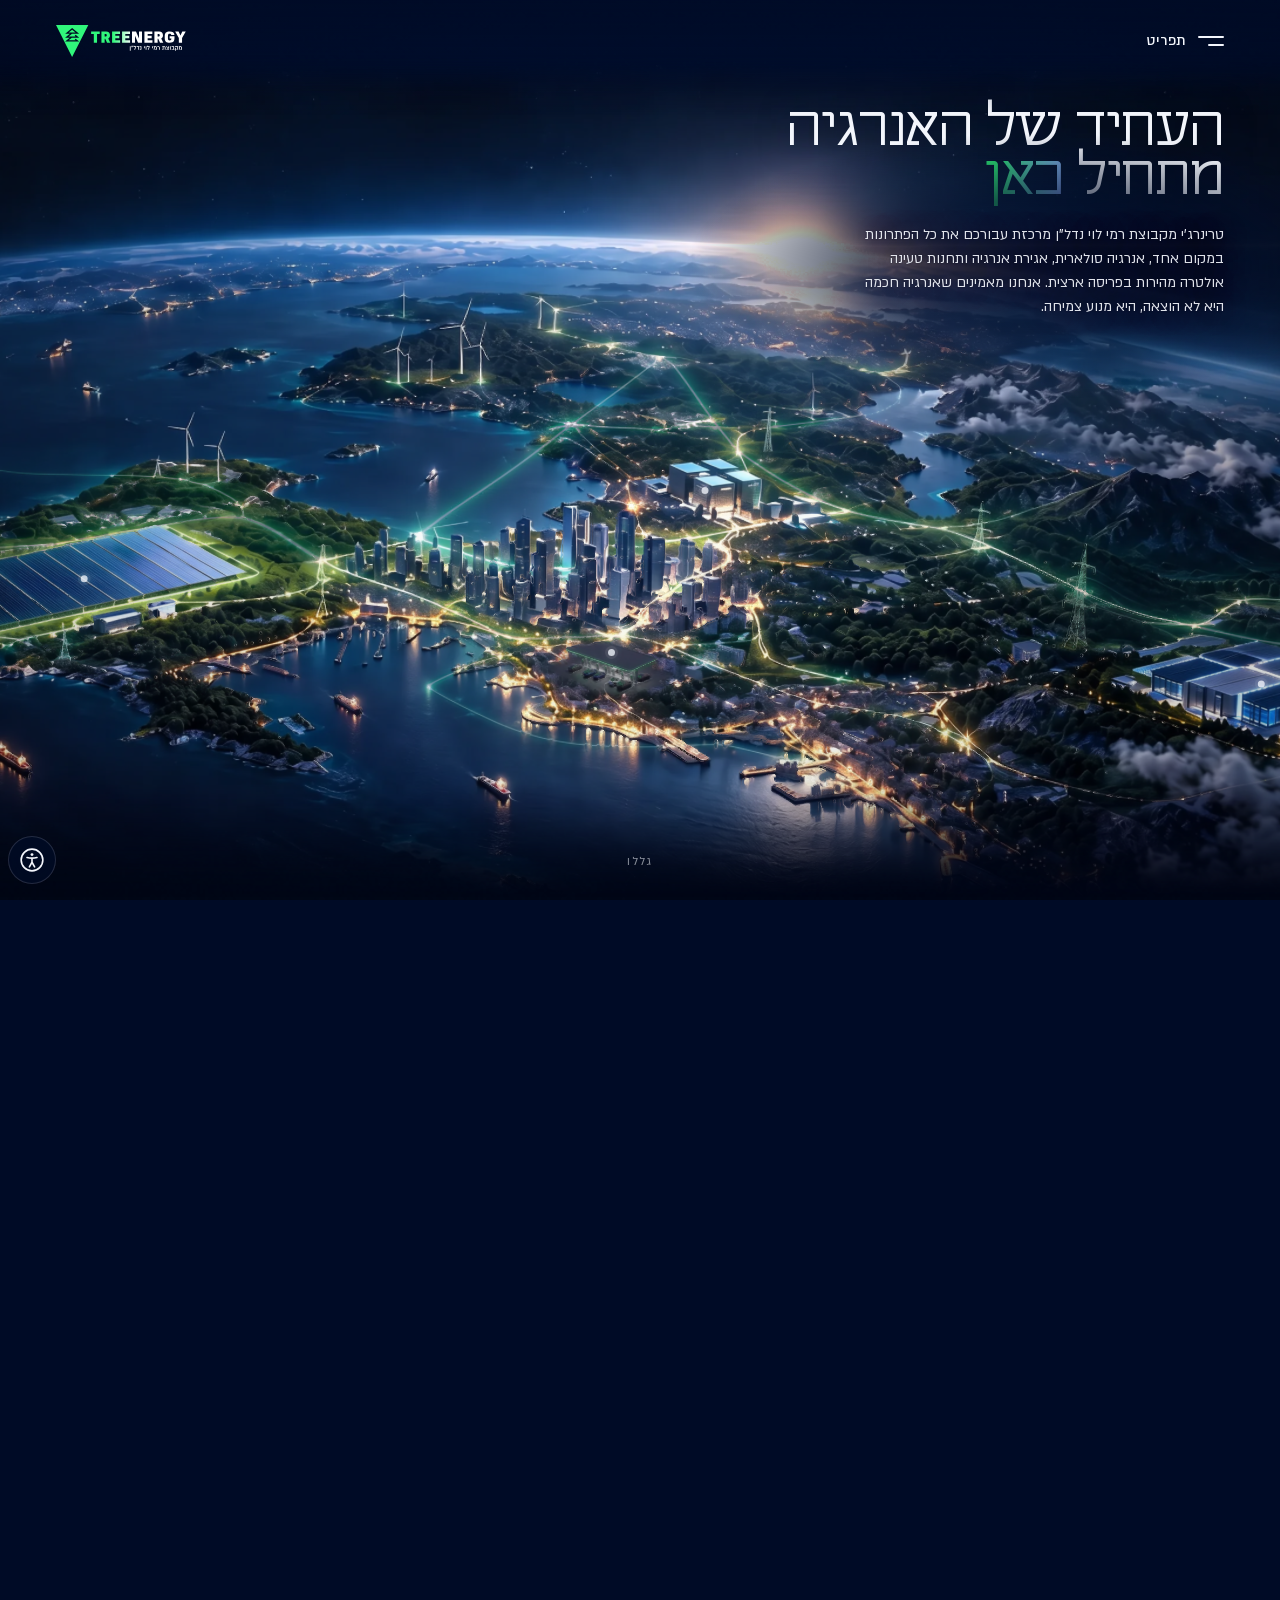
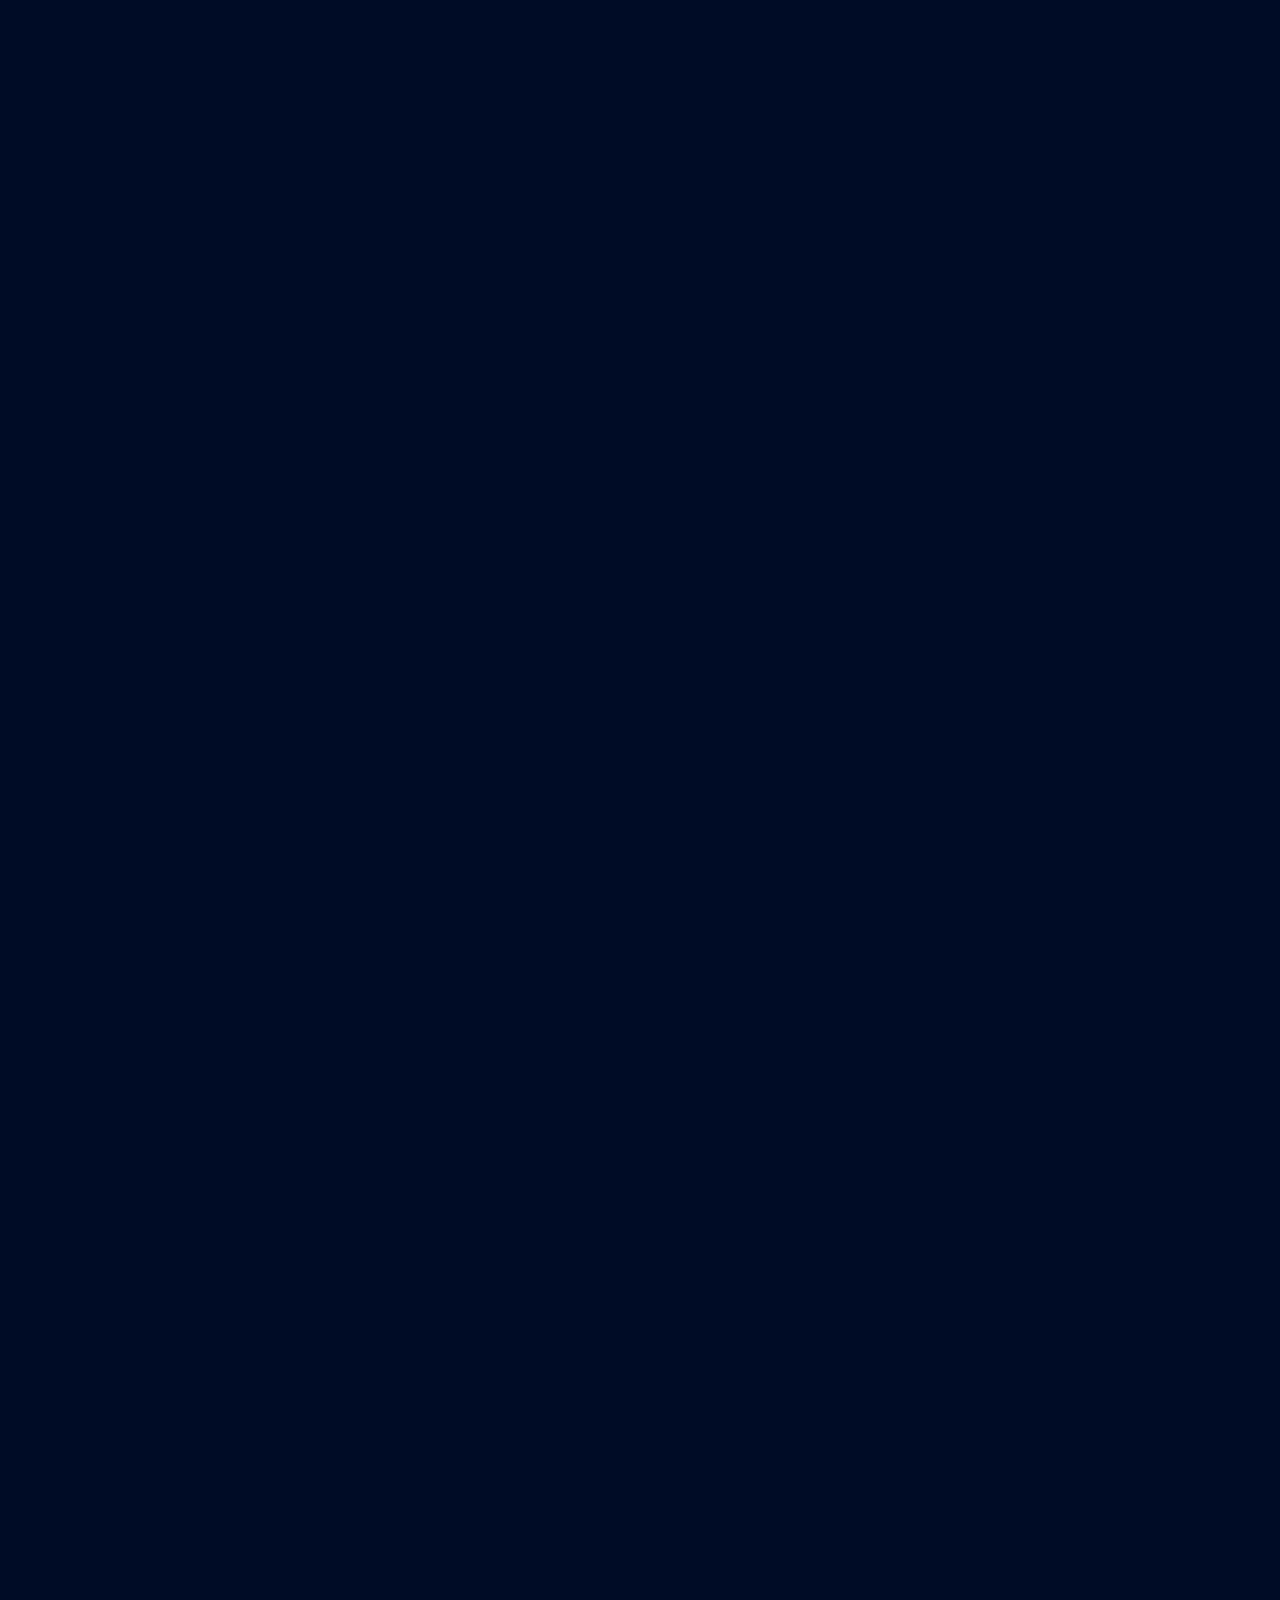
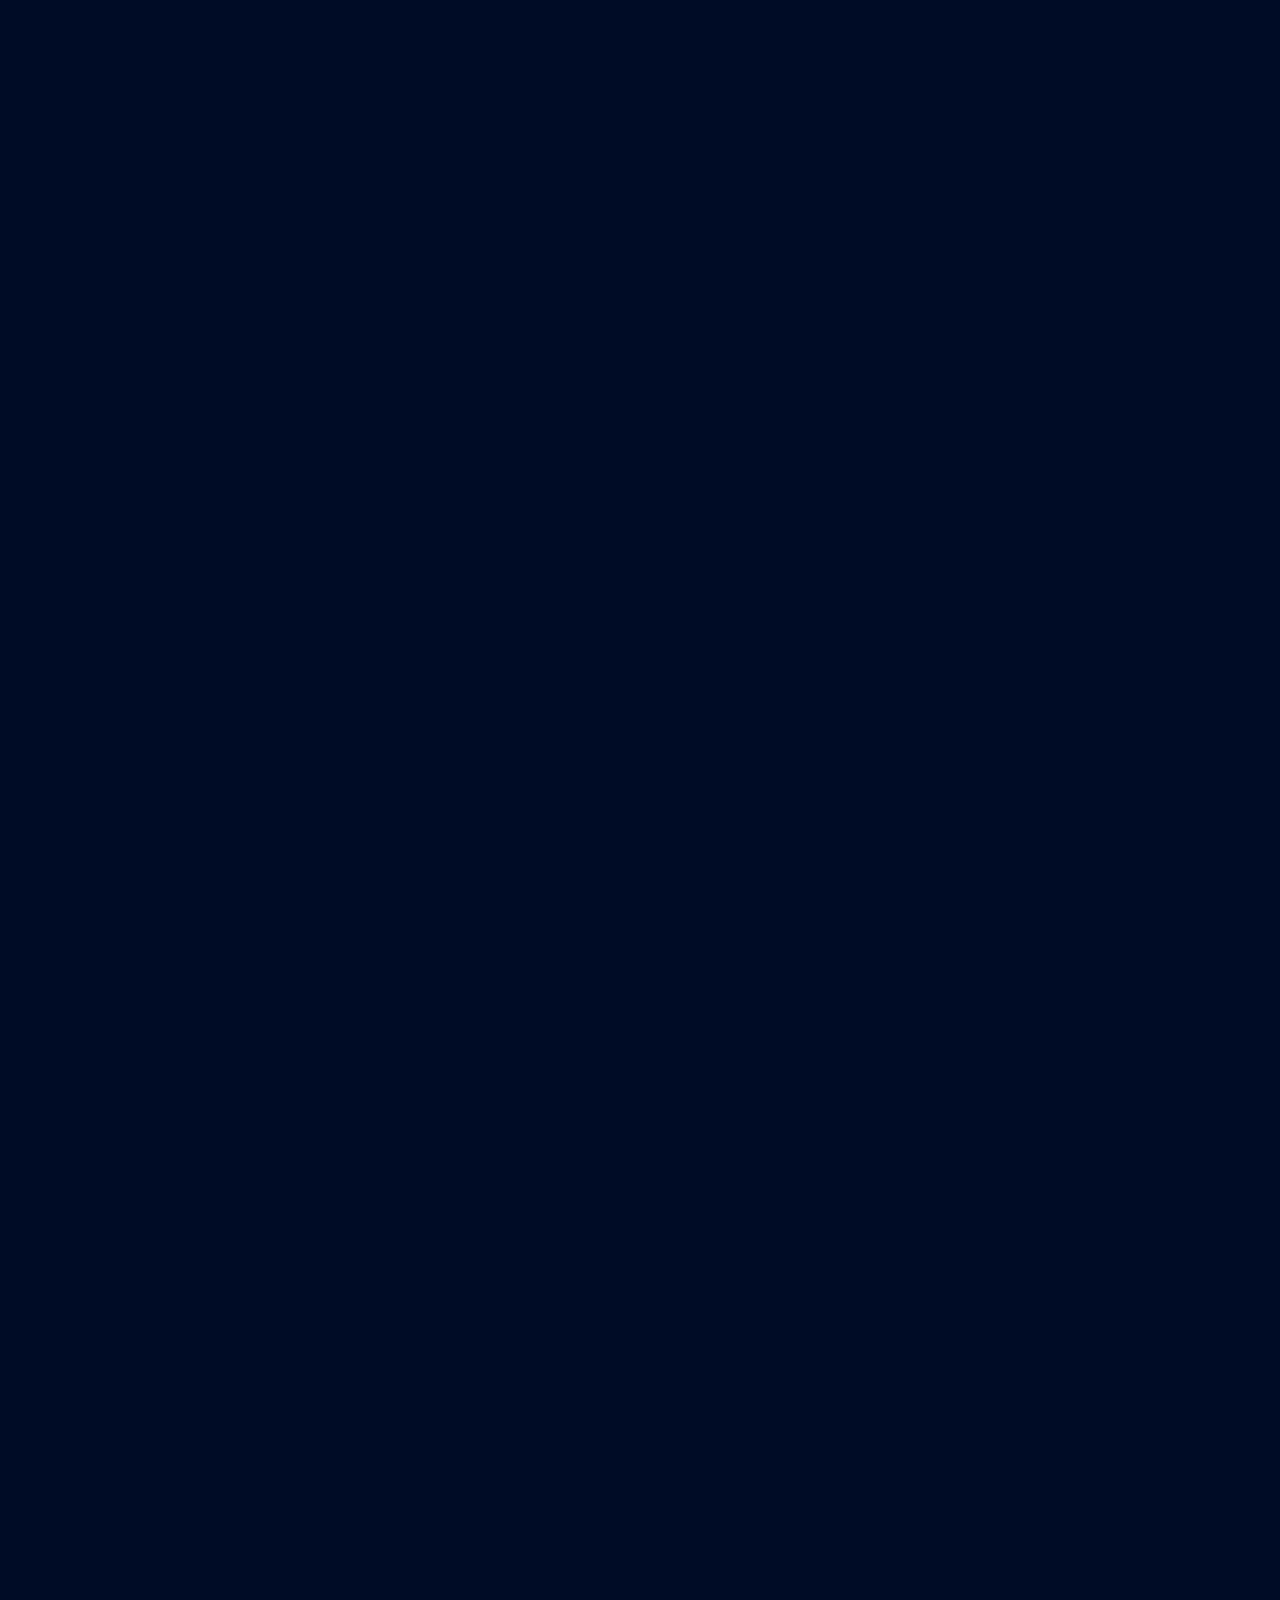
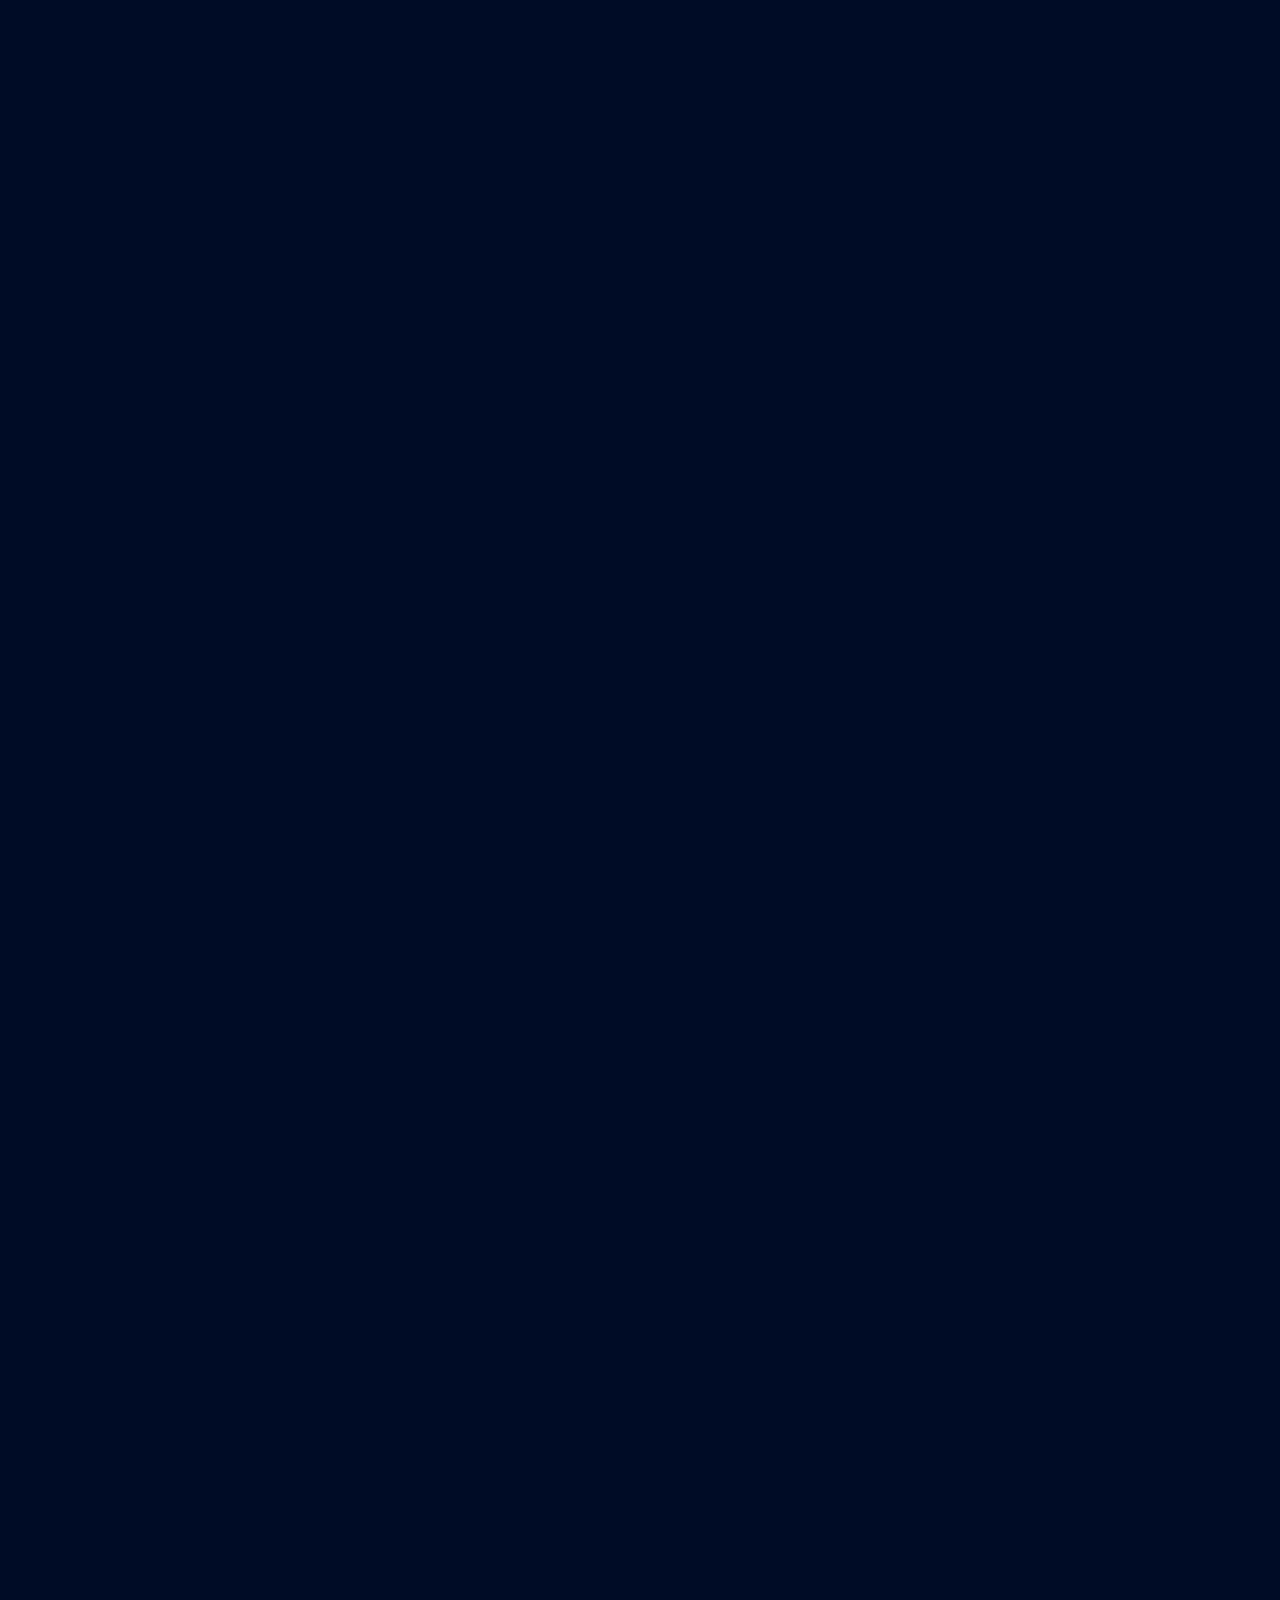
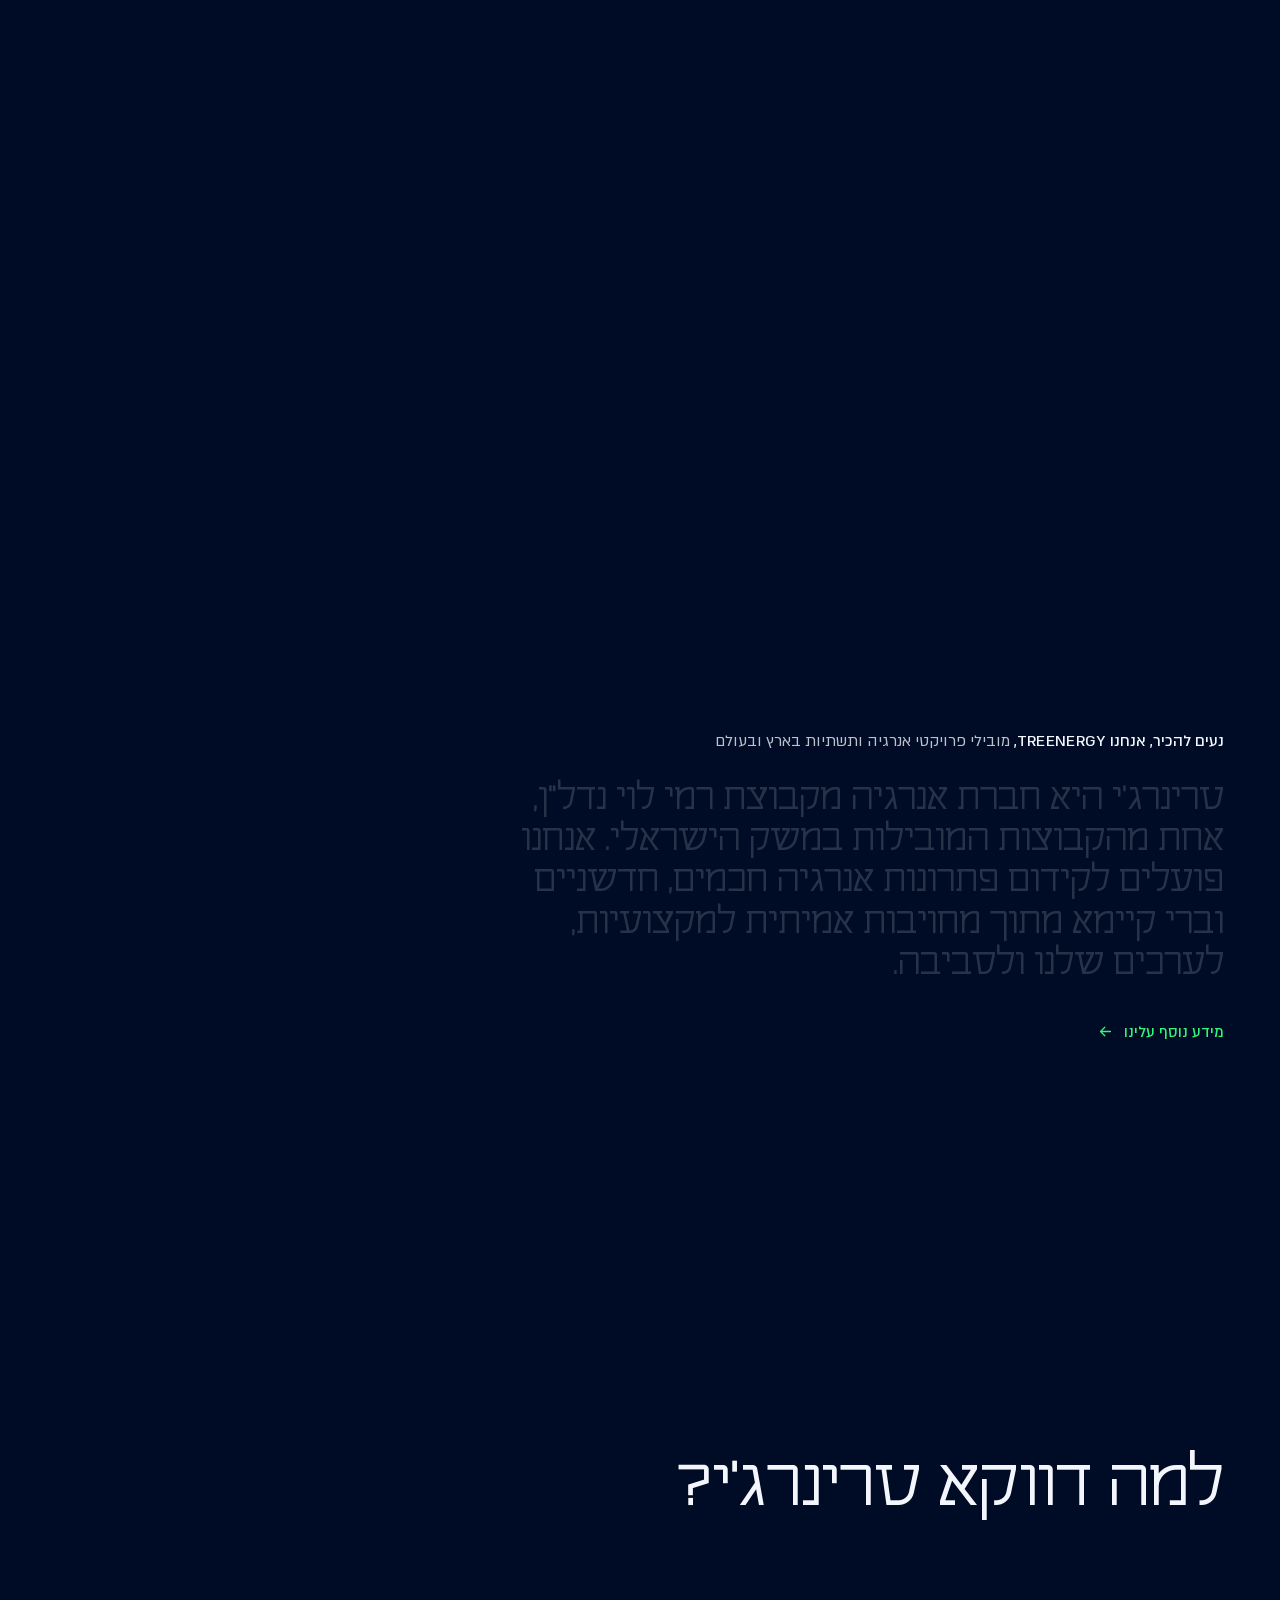
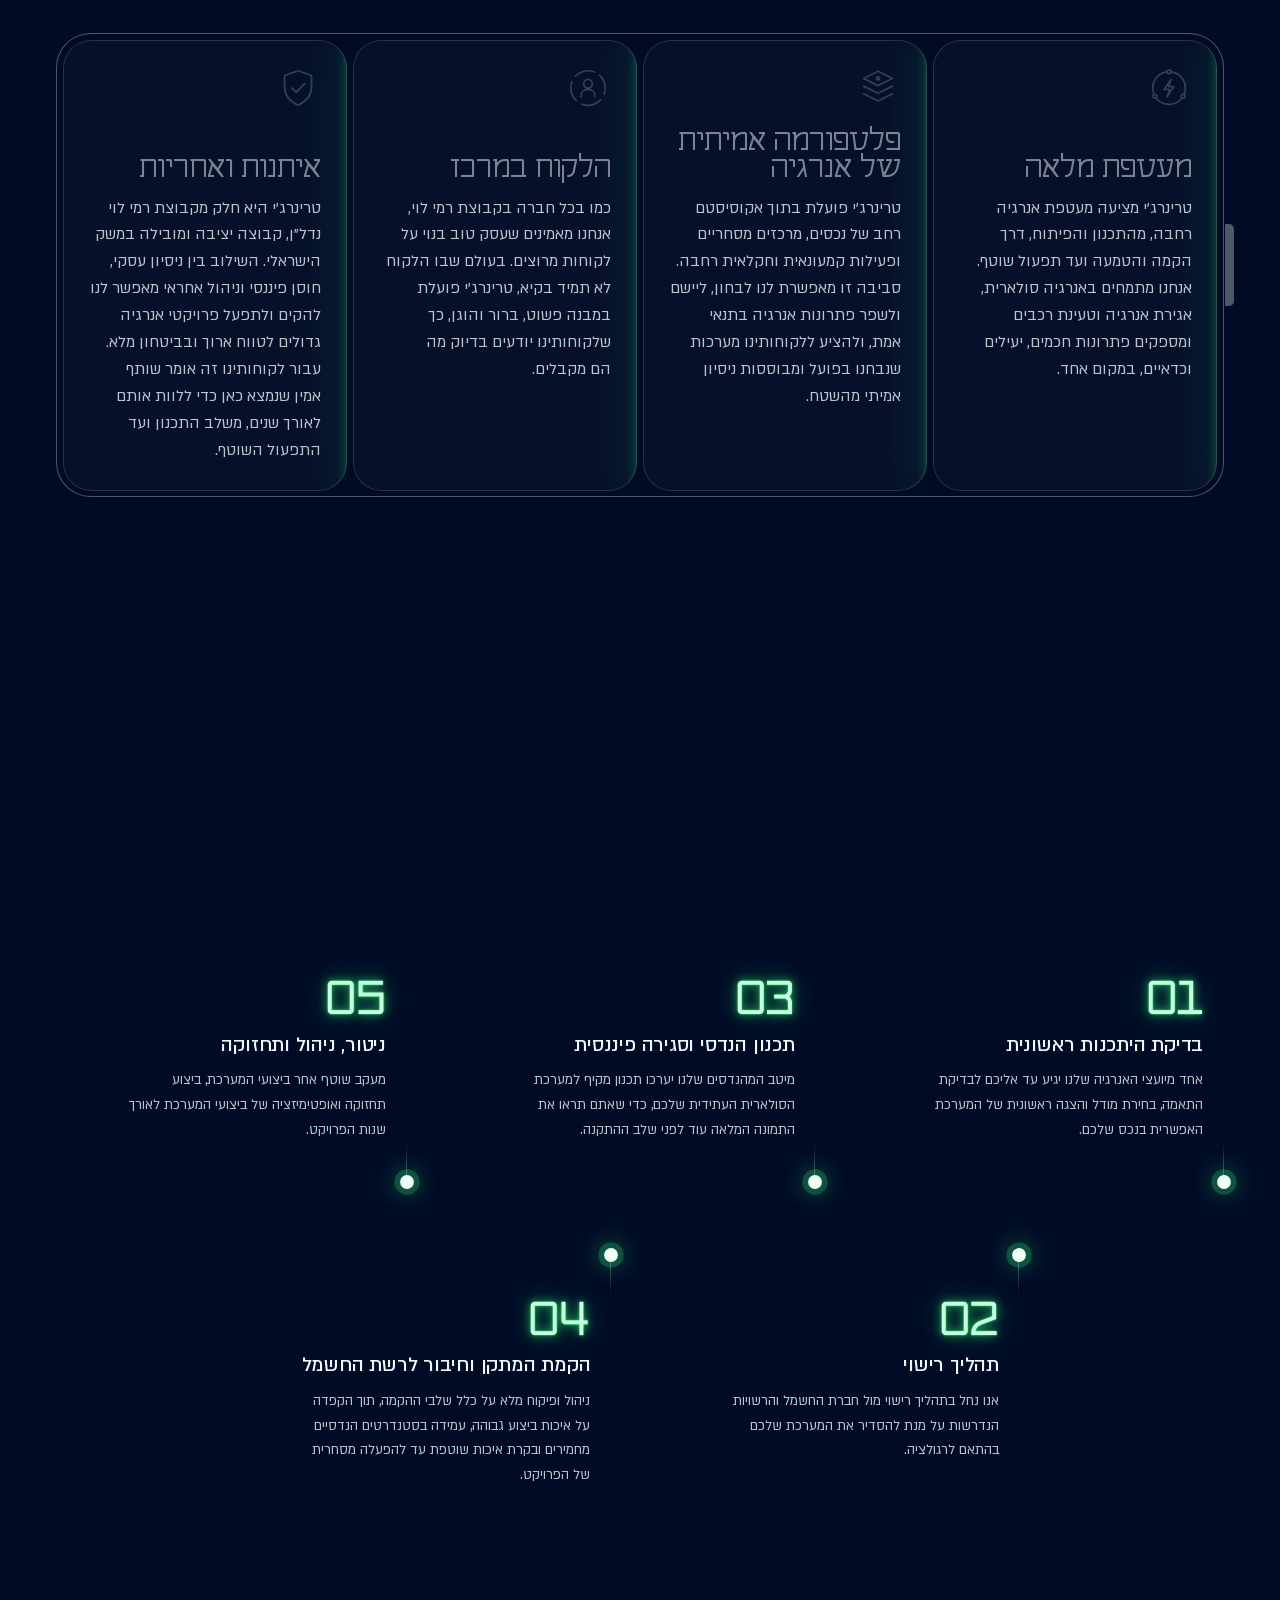
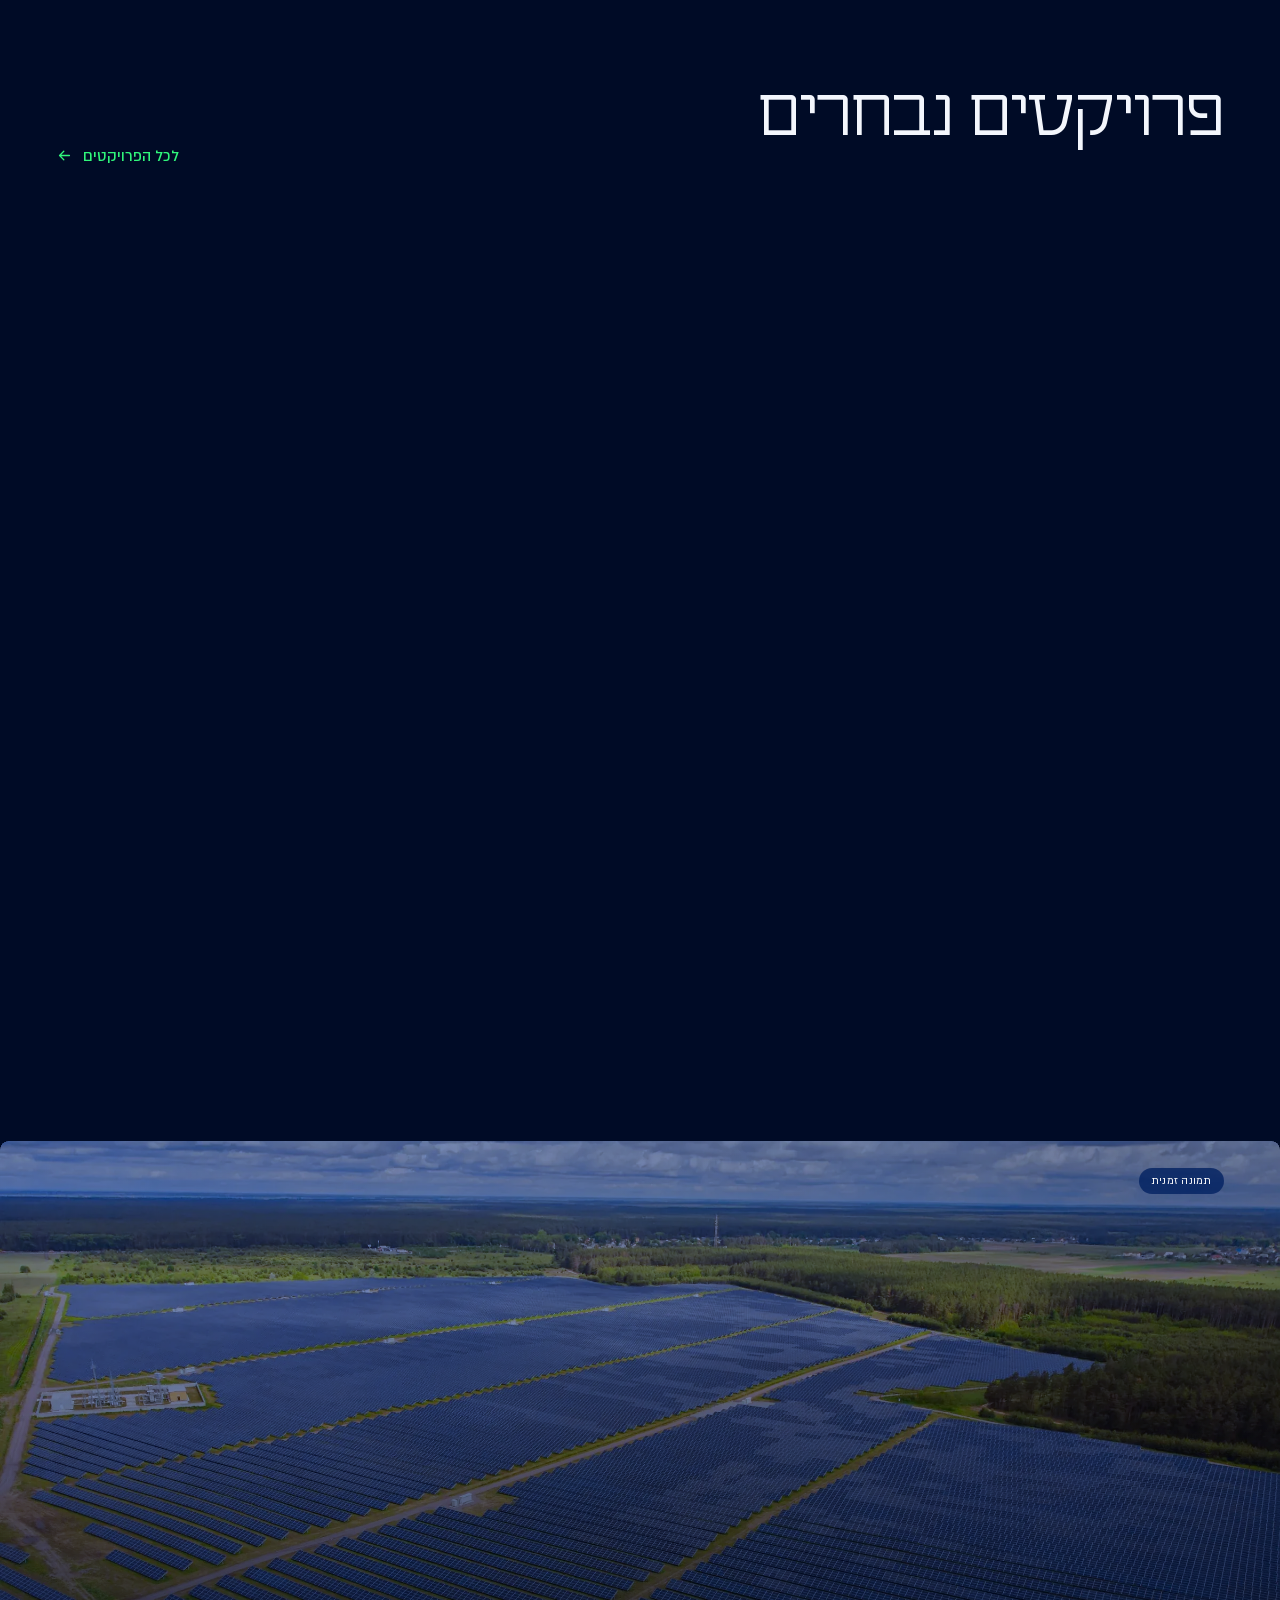
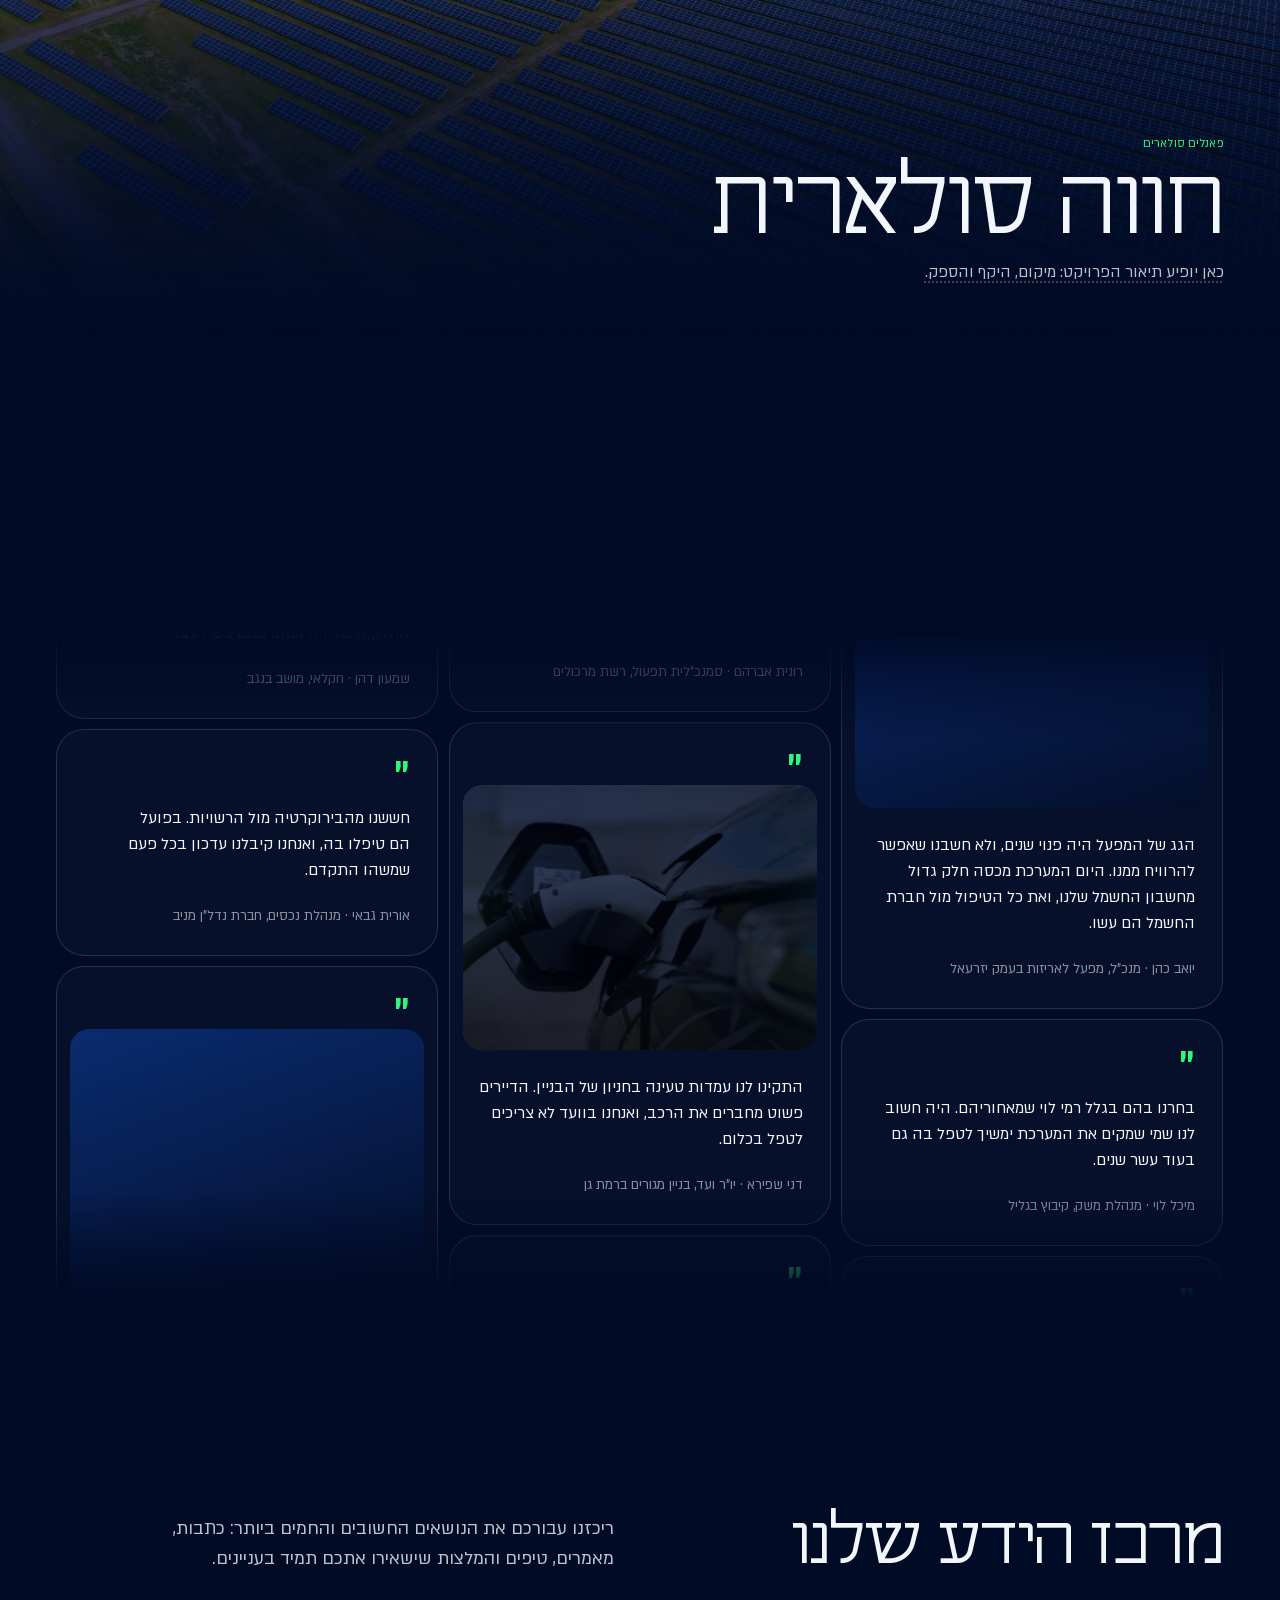
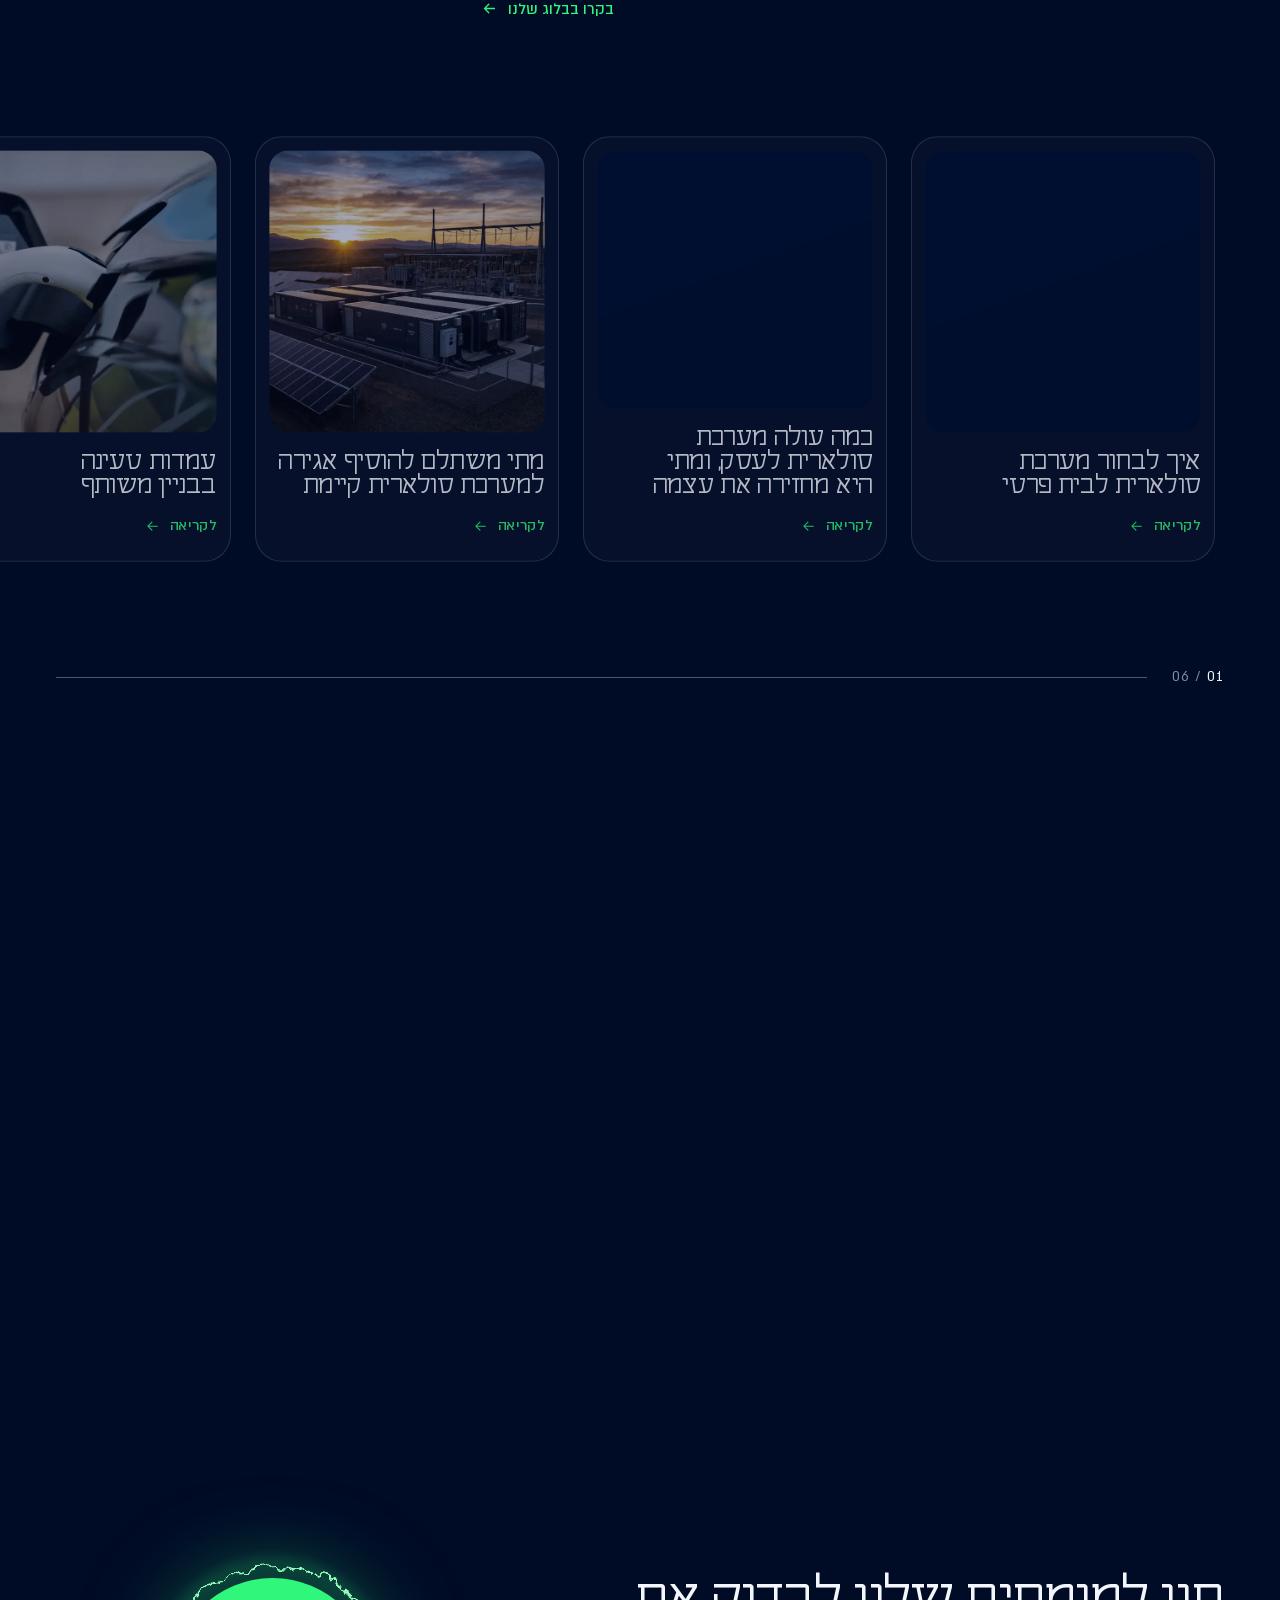
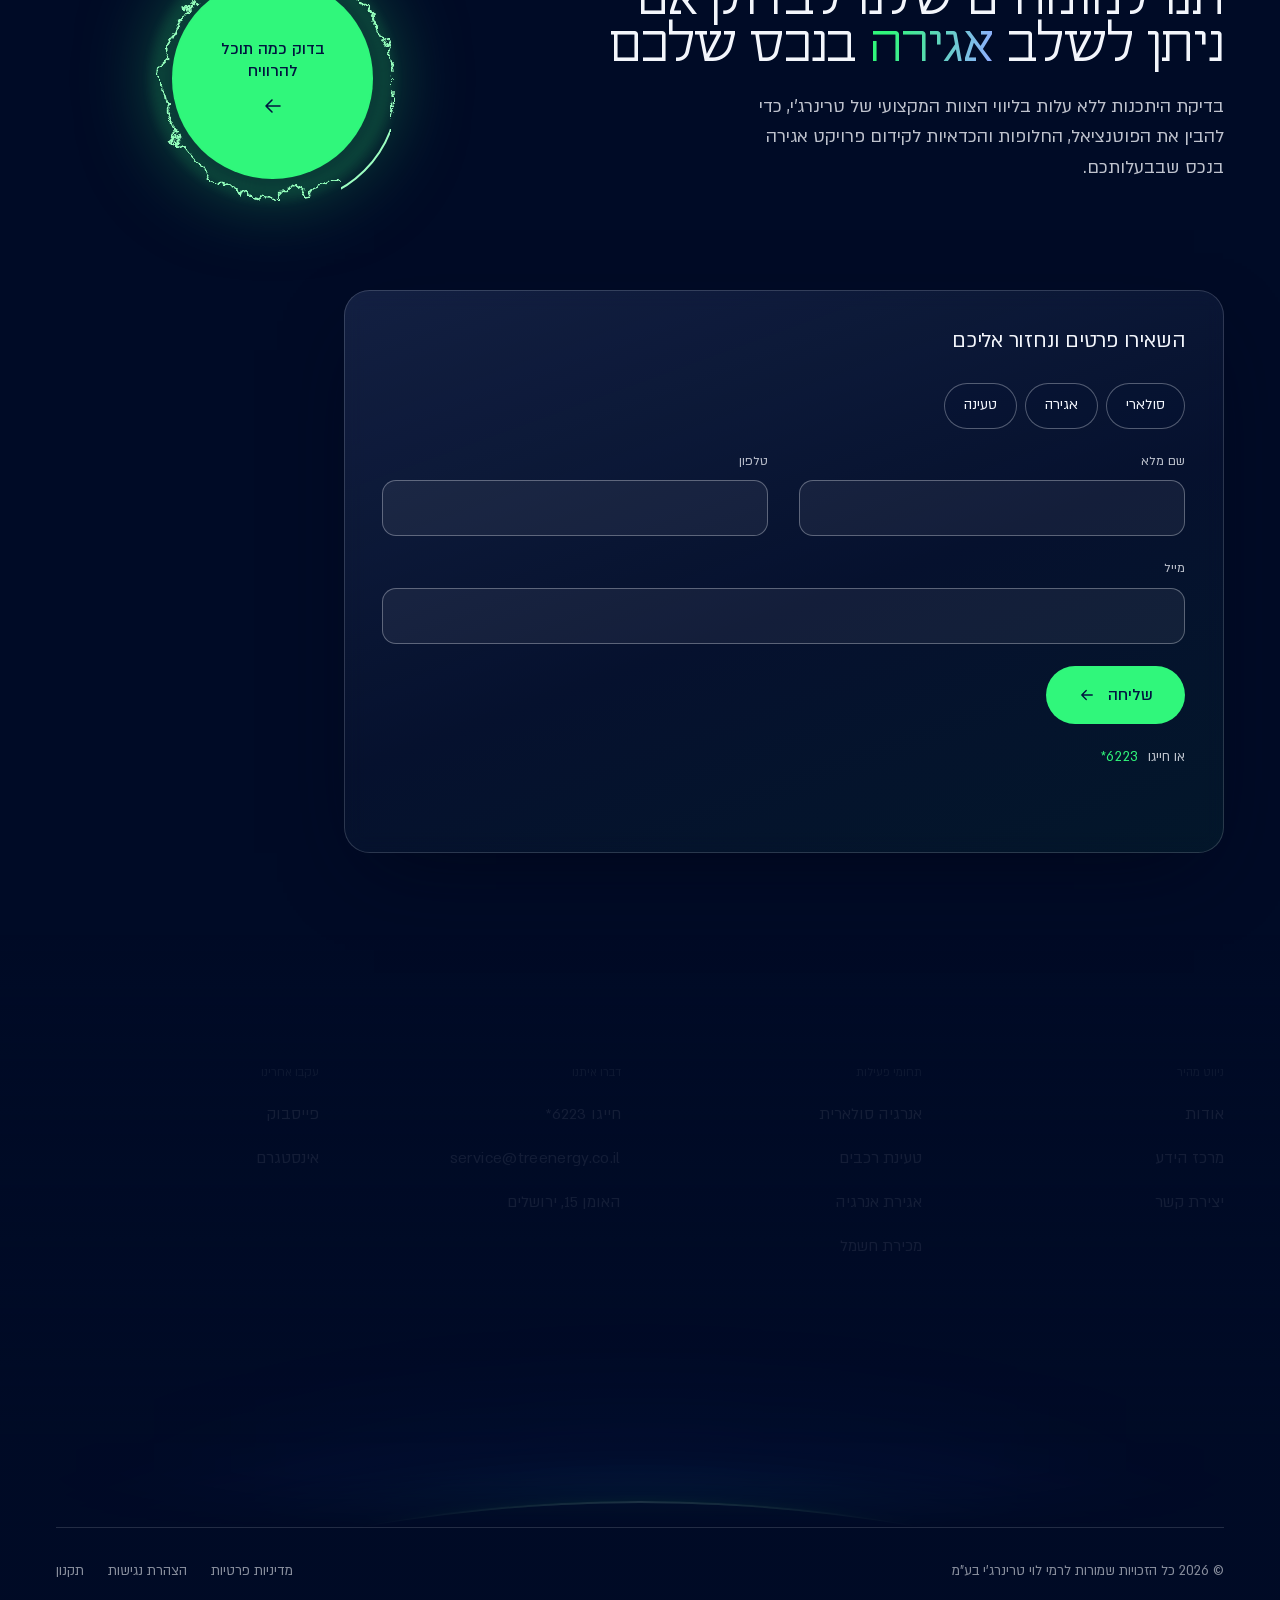
<file: index.html>
<!DOCTYPE html>
<html lang="he" dir="rtl">
<head>
<meta charset="utf-8">
<meta name="viewport" content="width=device-width, initial-scale=1, viewport-fit=cover">
<meta name="robots" content="noindex, nofollow">
<title>טרינרג'י | אנרגיה סולארית, אגירת אנרגיה וטעינת רכבים מקבוצת רמי לוי</title>
<meta name="description" content="טרינרג'י מקבוצת רמי לוי נדל&quot;ן: אנרגיה סולארית, אגירת אנרגיה ותחנות טעינה אולטרה מהירות בפריסה ארצית, במקום אחד.">
<meta name="theme-color" content="#000B26">
<link rel="icon" href="assets/brand/mark.svg" type="image/svg+xml">
<link rel="preload" href="assets/fonts/hatzor-regular.woff2" as="font" type="font/woff2" crossorigin>
<link rel="preload" href="assets/fonts/almoni-medium-aaa.woff2" as="font" type="font/woff2" crossorigin>
<link rel="preload" href="assets/fonts/almoni-regular-aaa.woff2" as="font" type="font/woff2" crossorigin>
<script>
  document.documentElement.classList.add("js");
  // the visitor's display choices (the accessibility panel) are on before the first paint; "stop motion" counts as
  // reduced motion for every script on the page
  (function (d) { var ax = {}; try { ax = JSON.parse(localStorage.getItem("tr-ax") || "{}"); } catch (e) {}
    window.__still = !!ax.still;
    ["contrast", "links", "read", "still"].forEach(function (k) { if (ax[k]) d.classList.add("ax-" + k); });
    if (ax.text) d.classList.add("ax-t" + ax.text); })(document.documentElement);
  if (!window.__still && matchMedia("(prefers-reduced-motion:no-preference)").matches) document.documentElement.classList.add("open-anim");
  if ("scrollRestoration" in history) history.scrollRestoration = "manual";
</script>
<link rel="stylesheet" href="assets/css/site.css?v=r39">
<link rel="stylesheet" href="assets/css/scene.css?v=r39">
<link rel="preload" href="assets/img/scene/wide-on.webp" as="image" media="(min-aspect-ratio:9/10)">
<link rel="preload" href="assets/img/scene/tall-on.webp" as="image" media="(max-aspect-ratio:9/10)">
<!-- the page's own files carry the round (?v=), so a visitor never gets this round's code with pieces of the last one from the cache -->
<script type="importmap">{"imports":{"./assets/js/ribbon.js":"./assets/js/ribbon.js?v=r39","./assets/js/arc-rings.js":"./assets/js/arc-rings.js?v=r39","./assets/js/sky.js":"./assets/js/sky.js?v=r39","./assets/js/scene-dom.js":"./assets/js/scene-dom.js?v=r39","./assets/js/scene-marks.js":"./assets/js/scene-marks.js?v=r39","./assets/js/scene-trail.js":"./assets/js/scene-trail.js?v=r39","./assets/js/menu-dots.js":"./assets/js/menu-dots.js?v=r39"}}</script>
<script defer src="vendor/gsap/gsap.min.js"></script>
<script defer src="vendor/gsap/SplitText.min.js"></script>
<script defer src="vendor/lenis/lenis.min.js"></script>
<script type="module" src="assets/js/site.js?v=r39"></script>
<script type="module" src="assets/js/scene.js?v=r39"></script>
</head>
<body>
<!-- the living night: one field behind the whole page -->
<canvas id="sky" aria-hidden="true"></canvas>
<a class="hskip" href="#main">דלג לתוכן</a>

<!-- header: the power line. Menu on the start side, logo on the end side, and between them a wire whose nodes are the
     stations of this page; it charges as the page is travelled and, once the page moves, climbs to the top edge -->
<header class="hd" id="hd">
  <div class="hd-start">
    <button class="mn-btn" type="button" aria-expanded="false" aria-controls="mn"><span class="mn-ic" aria-hidden="true"><i></i><i></i></span><span class="mn-lbl">תפריט</span></button>
  </div>
  <nav class="hd-rail" aria-label="המסע בעמוד">
    <span class="hd-wire" aria-hidden="true"><i class="hd-fill"></i></span>
    <a class="hd-node" href="solar.html" data-at="#dom-solar"><i aria-hidden="true"></i><span>סולארי</span></a>
    <a class="hd-node" href="storage.html" data-at="#dom-storage"><i aria-hidden="true"></i><span>אגירה</span></a>
    <a class="hd-node" href="charge.html" data-at="#dom-charge"><i aria-hidden="true"></i><span>טעינה</span></a>
    <a class="hd-node" href="about.html" data-at="#about"><i aria-hidden="true"></i><span>אודות</span></a>
    <a class="hd-node" href="knowledge.html" data-at="#knowledge"><i aria-hidden="true"></i><span>מרכז ידע</span></a>
    <a class="hd-node" href="contact.html" data-at="#contact"><i aria-hidden="true"></i><span>צור קשר</span></a>
  </nav>
  <div class="hd-end">
    <a class="hd-cta" href="#contact">כמה תוכל להרוויח</a>
    <a class="hd-tel" href="tel:*6223" aria-label="חייגו 6223*"><svg viewBox="0 0 24 24" fill="none" stroke="currentColor" stroke-width="1.6" stroke-linecap="round" stroke-linejoin="round" aria-hidden="true"><path d="M5 4h4l2 5-2.5 1.5a11 11 0 0 0 5 5L15 13l5 2v4a2 2 0 0 1-2 2A16 16 0 0 1 3 6a2 2 0 0 1 2-2"/></svg></a>
    <a class="hd-logo" href="#top"><img src="assets/brand/logo-on-dark.svg" alt="טרינרג'י, לעמוד הבית" width="507" height="125"></a>
  </div>
</header>

<!-- the menu: a quiet room. The night closes over the page and the list rises line by line on hairlines -->
<div class="mn" id="mn" role="dialog" aria-modal="true" aria-label="תפריט">
  <div class="mn-bg" aria-hidden="true"></div>
  <div class="mn-in">
    <div class="mn-top">
      <button class="mn-close" type="button"><span class="mn-x" aria-hidden="true"><i></i><i></i></span><span class="mn-lbl">סגירה</span></button>
      <img class="mn-logo" src="assets/brand/logo-on-dark.svg" alt="" width="507" height="125">
    </div>
    <nav class="mn-nav" aria-label="ניווט ראשי">
      <ol class="mn-list">
        <li class="mn-it"><a href="#top"><span class="mn-t">דף הבית</span></a></li>
        <li class="mn-it"><a href="solar.html"><span class="mn-t">אנרגיה סולארית</span></a></li>
        <li class="mn-it"><a href="charge.html"><span class="mn-t">טעינת רכבים</span></a></li>
        <li class="mn-it"><a href="storage.html"><span class="mn-t">אגירת אנרגיה</span></a></li>
        <li class="mn-it"><a href="about.html"><span class="mn-t">אודות</span></a></li>
        <li class="mn-it"><a href="knowledge.html"><span class="mn-t">מרכז הידע</span></a></li>
        <li class="mn-it"><a href="contact.html"><span class="mn-t">יצירת קשר</span></a></li>
      </ol>
    </nav>
    <!-- the Earth of the opening, turned to the item the visitor points at (the list is the way for the keyboard and for
         screen readers, so the Earth is hidden from them) -->
    <div class="mn-ball" aria-hidden="true"><canvas class="gl-canvas"></canvas></div>
    <!-- one way on besides the list (round 5: "simplify it") -->
    <div class="mn-side">
      <div class="mn-contact">
        <a class="mn-tel" href="tel:*6223"><svg viewBox="0 0 24 24" fill="none" stroke="currentColor" stroke-width="1.6" stroke-linecap="round" stroke-linejoin="round" aria-hidden="true"><path d="M5 4h4l2 5-2.5 1.5a11 11 0 0 0 5 5L15 13l5 2v4a2 2 0 0 1-2 2A16 16 0 0 1 3 6a2 2 0 0 1 2-2"/></svg>חייגו <span class="num">6223*</span></a>
      </div>
    </div>
  </div>
</div>

<main id="main">

<!-- the opening: Daniel's picture as a living scene. The scroll takes the camera from place to place in it, and each
   place's words open beside it (they take the place of the domains section, which follows for a visitor the tour
   can't run for). The opening's way on is the header's, once the page moves -->
<section class="lb" id="top" aria-labelledby="lb-h" data-cta-origin>
  <div class="lb-stage">
    <!-- the scene: the picture with the network off and on, lit live -->
    <canvas class="lb-scene" aria-hidden="true"></canvas>
    <img class="lb-still" alt="" aria-hidden="true">
    <script>/* the still holds the preloaded picture of this screen's shape (tall under 9:10, as scene.js picks), so the scene finds it in memory (round 7) */document.querySelector(".lb-still").src = "assets/img/scene/" + (innerWidth / innerHeight < 0.9 ? "tall" : "wide") + "-on.webp";</script>
    <h1 id="lb-h" class="lb-h"><span>העתיד של האנרגיה</span><span>מתחיל <span class="gword">כאן</span></span></h1>
    <!-- the title on the Earth's rim: scene.js writes its arcs round the planet's centre and
         cuts the foot of its letters at the planet's edge -->
    <svg class="lb-tw" aria-hidden="true" focusable="false"><defs><linearGradient id="lb-tw-g" gradientUnits="userSpaceOnUse"><stop offset=".15" style="stop-color:var(--accent)"/><stop offset=".95" style="stop-color:var(--tint)"/></linearGradient><path id="lb-tw-p0"/><path id="lb-tw-p1"/></defs><text><textPath href="#lb-tw-p0" startOffset="50%" text-anchor="middle"></textPath></text><text><textPath href="#lb-tw-p1" startOffset="50%" text-anchor="middle"></textPath></text></svg>
    <!-- the client's own words from the Word file (5.11.2026), under the title, on its side -->
    <p class="lb-sub">טרינרג'י מקבוצת רמי לוי נדל"ן מרכזת עבורכם את כל הפתרונות במקום אחד, אנרגיה סולארית, אגירת אנרגיה ותחנות טעינה אולטרה מהירות בפריסה ארצית. אנחנו מאמינים שאנרגיה חכמה היא לא הוצאה, היא מנוע צמיחה.</p>
    <!-- the places in the scene: the one pointed at shows its name, and a click takes the tour there -->
    <div class="lb-pins">
      <a class="lb-pin" href="#dom-solar" data-k="sol"><i></i><span class="lb-card"><b>אנרגיה סולארית</b><svg viewBox="0 0 24 24" fill="none" stroke="currentColor" stroke-width="1.8" stroke-linecap="round" stroke-linejoin="round" aria-hidden="true"><path d="M19 12H5M11 6l-6 6 6 6"/></svg></span></a>
      <a class="lb-pin" href="#dom-storage" data-k="sto"><i></i><span class="lb-card"><b>אגירת אנרגיה</b><svg viewBox="0 0 24 24" fill="none" stroke="currentColor" stroke-width="1.8" stroke-linecap="round" stroke-linejoin="round" aria-hidden="true"><path d="M19 12H5M11 6l-6 6 6 6"/></svg></span></a>
      <a class="lb-pin" href="#dom-charge" data-k="chg"><i></i><span class="lb-card"><b>טעינת רכבים</b><svg viewBox="0 0 24 24" fill="none" stroke="currentColor" stroke-width="1.8" stroke-linecap="round" stroke-linejoin="round" aria-hidden="true"><path d="M19 12H5M11 6l-6 6 6 6"/></svg></span></a>
      <a class="lb-pin" href="#contact" data-k="srv"><i></i><span class="lb-card"><b>חוות שרתים ותחנות כוח</b><svg viewBox="0 0 24 24" fill="none" stroke="currentColor" stroke-width="1.8" stroke-linecap="round" stroke-linejoin="round" aria-hidden="true"><path d="M19 12H5M11 6l-6 6 6 6"/></svg></span></a>
    </div>
    <!-- the tour: the camera stops at each place; the scene thins out on the side across from it and its words open there -->
    <div class="lb-tour">
      <svg class="lb-marks" aria-hidden="true"></svg>
      <article class="lb-stop" data-k="sol" aria-labelledby="st-sol-h">
        <h2 id="st-sol-h">אנרגיה סולארית</h2>
        <p class="lb-stop-p">ייזום, תכנון והקמת מערכות סולאריות על שלל תשתיות ואלמנטים.</p>
        <a class="lnk" href="solar.html">מידע נוסף<span class="sr"> על אנרגיה סולארית</span><svg viewBox="0 0 24 24" fill="none" stroke="currentColor" stroke-width="1.8" stroke-linecap="round" stroke-linejoin="round" aria-hidden="true"><path d="M19 12H5M11 6l-6 6 6 6"/></svg></a>
        <ol class="lb-ticks" aria-hidden="true"><li class="now"></li><li></li><li></li><li></li></ol>
      </article>
      <article class="lb-stop" data-k="sto" aria-labelledby="st-sto-h">
        <h2 id="st-sto-h">אגירת אנרגיה</h2>
        <p class="lb-stop-p">ייזום, תכנון והקמת מערכות אגירת אנרגיה בשילוב סולארי, לצריכה עצמית ולייצור חשמל.</p>
        <a class="lnk" href="storage.html">מידע נוסף<span class="sr"> על אגירת אנרגיה</span><svg viewBox="0 0 24 24" fill="none" stroke="currentColor" stroke-width="1.8" stroke-linecap="round" stroke-linejoin="round" aria-hidden="true"><path d="M19 12H5M11 6l-6 6 6 6"/></svg></a>
        <ol class="lb-ticks" aria-hidden="true"><li class="done"></li><li class="now"></li><li></li><li></li></ol>
      </article>
      <article class="lb-stop" data-k="chg" aria-labelledby="st-chg-h">
        <h2 id="st-chg-h">טעינת רכבים</h2>
        <p class="lb-stop-p">הפעלת רשת טעינת רכבים אולטרה מהירה בפריסה ארצית.</p>
        <a class="lnk" href="charge.html">מידע נוסף<span class="sr"> על טעינת רכבים</span><svg viewBox="0 0 24 24" fill="none" stroke="currentColor" stroke-width="1.8" stroke-linecap="round" stroke-linejoin="round" aria-hidden="true"><path d="M19 12H5M11 6l-6 6 6 6"/></svg></a>
        <ol class="lb-ticks" aria-hidden="true"><li class="done"></li><li class="done"></li><li class="now"></li><li></li></ol>
      </article>
      <article class="lb-stop" data-k="srv" aria-labelledby="st-srv-h">
        <h2 id="st-srv-h">חוות שרתים ותחנות כוח</h2>
        <p class="lb-stop-p">תחומים חדשים שאנחנו מפתחים עכשיו, בארץ ובאירופה.</p>
        <a class="lnk" href="#contact">דברו איתנו<span class="sr"> על חוות שרתים ותחנות כוח</span><svg viewBox="0 0 24 24" fill="none" stroke="currentColor" stroke-width="1.8" stroke-linecap="round" stroke-linejoin="round" aria-hidden="true"><path d="M19 12H5M11 6l-6 6 6 6"/></svg></a>
        <ol class="lb-ticks" aria-hidden="true"><li class="done"></li><li class="done"></li><li class="done"></li><li class="now"></li></ol>
      </article>
    </div>
    <p class="lb-cue" aria-hidden="true"><span>גללו</span></p>
  </div>
</section>

<!-- domains: shown only where the tour can't run (no WebGL, or motion stopped); the trail draws each domain's sign as
     it passes through it, then leaves by the side -->
<section class="dom" id="domains" data-axis="start" aria-labelledby="dom-h">
  <svg class="dom-trail"></svg>
  <header class="dom-head rv-wait">
    <h2 id="dom-h" class="rv" data-drift="50">תחומי הפעילות שלנו</h2>
    <p class="dom-lead rv">טרינרג'י מקבוצת רמי לוי נדל"ן מרכזת עבורכם את כל הפתרונות במקום אחד: אנרגיה סולארית, אגירת אנרגיה ותחנות טעינה אולטרה מהירות בפריסה ארצית. אנחנו מאמינים שאנרגיה חכמה היא לא הוצאה, היא מנוע צמיחה.</p>
  </header>

  <article class="scene s1 rv-wait" id="dom-solar" aria-labelledby="dom-solar-h">
    <div class="sc-copy">
      <h3 class="rv" id="dom-solar-h">אנרגיה סולארית</h3>
      <p class="rv">ייזום, תכנון והקמת מערכות סולאריות על שלל תשתיות ואלמנטים.</p>
      <a class="lnk rv" href="solar.html">מידע נוסף<span class="sr"> על אנרגיה סולארית</span><svg viewBox="0 0 24 24" fill="none" stroke="currentColor" stroke-width="1.8" stroke-linecap="round" stroke-linejoin="round" aria-hidden="true"><path d="M19 12H5M11 6l-6 6 6 6"/></svg></a>
    </div>
    <figure class="shot" data-obj="solar" aria-hidden="true">
      <span class="obj" style="--ar:1600/672">
        <svg class="orb orb-back"></svg>
        <img class="o-dim" src="assets/img/dom/solar.webp" srcset="assets/img/dom/solar-s.webp 800w, assets/img/dom/solar.webp 1600w" sizes="(min-width:1024px) 40vw, 90vw" width="1600" height="672" alt="" loading="lazy" decoding="async">
        <img class="o-lit" src="assets/img/dom/solar.webp" srcset="assets/img/dom/solar-s.webp 800w, assets/img/dom/solar.webp 1600w" sizes="(min-width:1024px) 40vw, 90vw" width="1600" height="672" alt="" loading="lazy" decoding="async">
        <i class="o-scan"></i>
        <svg class="orb orb-front"></svg>
        <b class="pin" style="--x:37%;--y:40%">1</b><b class="pin" style="--x:8%;--y:63%">2</b>
      </span>
      <figcaption class="key"><span>1</span>פאנלים סולאריים<span>2</span>קונסטרוקציה</figcaption>
    </figure>
  </article>

  <article class="scene s2 rv-wait" id="dom-storage" aria-labelledby="dom-storage-h">
    <div class="sc-copy">
      <h3 class="rv" id="dom-storage-h">אגירת אנרגיה</h3>
      <p class="rv">ייזום, תכנון והקמת מערכות אגירת אנרגיה בשילוב סולארי, לצריכה עצמית ולייצור חשמל.</p>
      <a class="lnk rv" href="storage.html">מידע נוסף<span class="sr"> על אגירת אנרגיה</span><svg viewBox="0 0 24 24" fill="none" stroke="currentColor" stroke-width="1.8" stroke-linecap="round" stroke-linejoin="round" aria-hidden="true"><path d="M19 12H5M11 6l-6 6 6 6"/></svg></a>
    </div>
    <figure class="shot" data-obj="storage" aria-hidden="true">
      <span class="obj" style="--ar:1400/923">
        <svg class="orb orb-back"></svg>
        <img class="o-dim" src="assets/img/dom/storage.webp" srcset="assets/img/dom/storage-s.webp 700w, assets/img/dom/storage.webp 1400w" sizes="(min-width:1024px) 40vw, 90vw" width="1400" height="923" alt="" loading="lazy" decoding="async">
        <img class="o-lit" src="assets/img/dom/storage.webp" srcset="assets/img/dom/storage-s.webp 700w, assets/img/dom/storage.webp 1400w" sizes="(min-width:1024px) 40vw, 90vw" width="1400" height="923" alt="" loading="lazy" decoding="async">
        <i class="o-scan"></i>
        <svg class="orb orb-front"></svg>
        <b class="pin" style="--x:21%;--y:50%">1</b><b class="pin" style="--x:52%;--y:63%">2</b>
      </span>
      <figcaption class="key"><span>1</span>מכולת סוללות<span>2</span>יחידת קירור</figcaption>
    </figure>
  </article>

  <article class="scene s3 rv-wait" id="dom-charge" aria-labelledby="dom-charge-h">
    <div class="sc-copy">
      <h3 class="rv" id="dom-charge-h">טעינת רכבים</h3>
      <p class="rv">הפעלת רשת טעינת רכבים אולטרה מהירה בפריסה ארצית.</p>
      <a class="lnk rv" href="charge.html">מידע נוסף<span class="sr"> על טעינת רכבים</span><svg viewBox="0 0 24 24" fill="none" stroke="currentColor" stroke-width="1.8" stroke-linecap="round" stroke-linejoin="round" aria-hidden="true"><path d="M19 12H5M11 6l-6 6 6 6"/></svg></a>
    </div>
    <figure class="shot" data-obj="charger" aria-hidden="true">
      <span class="obj" style="--ar:760/1352">
        <svg class="orb orb-back"></svg>
        <img class="o-dim" src="assets/img/dom/charger.webp" srcset="assets/img/dom/charger-s.webp 380w, assets/img/dom/charger.webp 760w" sizes="(min-width:1024px) 40vw, 90vw" width="760" height="1352" alt="" loading="lazy" decoding="async">
        <img class="o-lit" src="assets/img/dom/charger.webp" srcset="assets/img/dom/charger-s.webp 380w, assets/img/dom/charger.webp 760w" sizes="(min-width:1024px) 40vw, 90vw" width="760" height="1352" alt="" loading="lazy" decoding="async">
        <i class="o-scan"></i>
        <svg class="orb orb-front"></svg>
        <b class="pin" style="--x:52%;--y:30%">1</b><b class="pin" style="--x:84%;--y:63%">2</b>
      </span>
      <figcaption class="key"><span>1</span>עמדת טעינה מהירה<span>2</span>כבל ומחבר</figcaption>
    </figure>
  </article>

  <div class="dom-more" id="dom-more">
    <p><b>בקרוב</b>תוכלו לעבור למספק החשמל של רמי לוי ולהנות ממחירי חשמל אטרקטיביים.</p>
    <p>אנחנו מפתחים עכשיו גם חוות שרתים ותחנות כוח, בארץ ובאירופה.</p>
  </div>
</section>

<!-- the intro: one statement that lights up word by word -->
<section class="intro rv-wait" id="about" data-axis="start" aria-labelledby="about-h">
  <div class="intro-in">
    <h2 id="about-h" class="intro-kick rv" data-drift="40">נעים להכיר, אנחנו <span class="lat">TREENERGY</span>, <span class="intro-tag">מובילי פרויקטי אנרגיה ותשתיות בארץ ובעולם</span></h2>
    <p class="intro-say">טרינרג'י היא חברת אנרגיה מקבוצת רמי לוי נדל"ן, אחת מהקבוצות המובילות במשק הישראלי. אנחנו פועלים לקידום פתרונות אנרגיה חכמים, חדשניים וברי קיימא מתוך מחויבות אמיתית למקצועיות, לערכים שלנו ולסביבה.</p>
    <a class="lnk rv" href="about.html">מידע נוסף עלינו<svg viewBox="0 0 24 24" fill="none" stroke="currentColor" stroke-width="1.8" stroke-linecap="round" stroke-linejoin="round" aria-hidden="true"><path d="M19 12H5M11 6l-6 6 6 6"/></svg></a>
  </div>
</section>

<!-- why: the night stays and the light is the charge. The readout rolls in like a meter, then the four
     reasons are the cells of one battery, charged in turn from the terminal on the start side as you read across them
     (on tablets and phones the battery stands up and charges from the top) -->
<section class="why" id="why" data-axis="start" aria-labelledby="why-h">
  <svg class="why-trail"></svg>
  <h2 id="why-h" class="why-h" data-drift="60">למה דווקא טרינרג'י?</h2>

  <!-- the readout of figures came off (10.11.2026: the client has no such numbers); the empty box keeps the space the trail swings through -->
  <div class="figs" aria-hidden="true"></div>

  <!-- the battery -->
  <ol class="cells" data-line="info">
    <li class="cell">
      <i class="cell-fill" aria-hidden="true"></i>
      <svg class="cell-ic" viewBox="0 0 48 48" aria-hidden="true" focusable="false"><path d="M27.53 7.37A17 17 0 0 1 40.17 29.25M36.63 35.37A17 17 0 0 1 11.37 35.37M7.83 29.25A17 17 0 0 1 20.47 7.37"/><circle cx="24" cy="7" r="2"/><circle cx="38.72" cy="32.5" r="2"/><circle cx="9.28" cy="32.5" r="2"/><path d="M26 15 19 25.5h5.5L22 33l7-10.5h-5.5z"/></svg>
      <h3>מעטפת מלאה</h3>
      <p>טרינרג'י מציעה מעטפת אנרגיה רחבה, מהתכנון והפיתוח, דרך הקמה והטמעה ועד תפעול שוטף. אנחנו מתמחים באנרגיה סולארית, אגירת אנרגיה וטעינת רכבים ומספקים פתרונות חכמים, יעילים וכדאיים, במקום אחד.</p>
    </li>
    <li class="cell">
      <i class="cell-fill" aria-hidden="true"></i>
      <svg class="cell-ic" viewBox="0 0 48 48" aria-hidden="true" focusable="false"><path d="M24 6.5 39 14l-15 7.5L9 14zM9 22l15 7.5L39 22M9 30l15 7.5L39 30"/><circle cx="24" cy="14" r="1.6"/></svg>
      <h3>פלטפורמה אמיתית של אנרגיה</h3>
      <p>טרינרג'י פועלת בתוך אקוסיסטם רחב של נכסים, מרכזים מסחריים ופעילות קמעונאית וחקלאית רחבה. סביבה זו מאפשרת לנו לבחון, ליישם ולשפר פתרונות אנרגיה בתנאי אמת, ולהציע ללקוחותינו מערכות שנבחנו בפועל ומבוססות ניסיון אמיתי מהשטח.</p>
    </li>
    <li class="cell">
      <i class="cell-fill" aria-hidden="true"></i>
      <svg class="cell-ic" viewBox="0 0 48 48" aria-hidden="true" focusable="false"><circle cx="24" cy="24" r="18" stroke-dasharray="21.27 7" transform="rotate(-48 24 24)"/><circle cx="24" cy="19.5" r="4.5"/><path d="M16.5 33c0-5 3.5-7.5 7.5-7.5s7.5 2.5 7.5 7.5"/></svg>
      <h3>הלקוח במרכז</h3>
      <p>כמו בכל חברה בקבוצת רמי לוי, אנחנו מאמינים שעסק טוב בנוי על לקוחות מרוצים. בעולם שבו הלקוח לא תמיד בקיא, טרינרג'י פועלת במבנה פשוט, ברור והוגן, כך שלקוחותינו יודעים בדיוק מה הם מקבלים.</p>
    </li>
    <li class="cell">
      <i class="cell-fill" aria-hidden="true"></i>
      <svg class="cell-ic" viewBox="0 0 48 48" aria-hidden="true" focusable="false"><path d="M24 6l14 5v12c0 9-6.5 15.5-14 19-7.5-3.5-14-10-14-19V11z"/><path d="M17.5 24l4.5 4.5 9-9"/></svg>
      <h3>איתנות ואחריות</h3>
      <p>טרינרג'י היא חלק מקבוצת רמי לוי נדל"ן, קבוצה יציבה ומובילה במשק הישראלי. השילוב בין ניסיון עסקי, חוסן פיננסי וניהול אחראי מאפשר לנו להקים ולתפעל פרויקטי אנרגיה גדולים לטווח ארוך ובביטחון מלא. עבור לקוחותינו זה אומר שותף אמין שנמצא כאן כדי ללוות אותם לאורך שנים, משלב התכנון ועד התפעול השוטף.</p>
    </li>
  </ol>
</section>

<!-- the process: five steps on one alternating current. The wave runs from the first step to the last and lights each
     one as it reaches it; on phones it runs down the start rail -->
<section class="proc" id="process" data-axis="start" aria-labelledby="proc-h">
  <header class="proc-head rv-wait">
    <p class="kick rv">איך זה עובד?</p>
    <h2 id="proc-h" class="rv">הזדמנות לפרויקט מניב</h2>
  </header>
  <div class="proc-run" data-line="info">
    <svg class="proc-trail"></svg>
    <ol class="steps">
      <li class="step"><i class="step-node" aria-hidden="true"></i><span class="step-n num"><span class="sr">שלב </span>01</span><h3>בדיקת היתכנות ראשונית</h3><p>אחד מיועצי האנרגיה שלנו יגיע עד אליכם לבדיקת התאמה, בחירת מודל והצגה ראשונית של המערכת האפשרית בנכס שלכם.</p></li>
      <li class="step"><i class="step-node" aria-hidden="true"></i><span class="step-n num"><span class="sr">שלב </span>02</span><h3>תהליך רישוי</h3><p>אנו נחל בתהליך רישוי מול חברת החשמל והרשויות הנדרשות על מנת להסדיר את המערכת שלכם בהתאם לרגולציה.</p></li>
      <li class="step"><i class="step-node" aria-hidden="true"></i><span class="step-n num"><span class="sr">שלב </span>03</span><h3>תכנון הנדסי וסגירה פיננסית</h3><p>מיטב המהנדסים שלנו יערכו תכנון מקיף למערכת הסולארית העתידית שלכם, כדי שאתם תראו את התמונה המלאה עוד לפני שלב ההתקנה.</p></li>
      <li class="step"><i class="step-node" aria-hidden="true"></i><span class="step-n num"><span class="sr">שלב </span>04</span><h3>הקמת המתקן וחיבור לרשת החשמל</h3><p>ניהול ופיקוח מלא על כלל שלבי ההקמה, תוך הקפדה על איכות ביצוע גבוהה, עמידה בסטנדרטים הנדסיים מחמירים ובקרת איכות שוטפת עד להפעלה מסחרית של הפרויקט.</p></li>
      <li class="step"><i class="step-node" aria-hidden="true"></i><span class="step-n num"><span class="sr">שלב </span>05</span><h3>ניטור, ניהול ותחזוקה</h3><p>מעקב שוטף אחר ביצועי המערכת, ביצוע תחזוקה ואופטימיזציה של ביצועי המערכת לאורך שנות הפרויקט.</p></li>
    </ol>
  </div>
</section>

<!-- projects: the work comes up and stays. Each project opens out to the full width as it reaches the top and the next
     one slides over it -->
<section class="works" id="projects" data-axis="start" aria-labelledby="prj-h">
  <svg class="flow-trail"></svg>
  <header class="works-head">
    <h2 id="prj-h" data-drift="50">פרויקטים נבחרים</h2>
    <a class="lnk" href="#projects">לכל הפרויקטים<svg viewBox="0 0 24 24" fill="none" stroke="currentColor" stroke-width="1.8" stroke-linecap="round" stroke-linejoin="round" aria-hidden="true"><path d="M19 12H5M11 6l-6 6 6 6"/></svg></a>
  </header>
  <div class="works-run">
    <article class="work">
      <div class="work-cl"><div class="work-cr"><figure class="work-img"><img src="assets/img/prj-1-1200.webp" srcset="assets/img/prj-1-1200.webp 1200w, assets/img/prj-1-2400.webp 2400w" sizes="100vw" alt="חווה סולארית במבט מהאוויר" loading="lazy" decoding="async"><i class="work-dim" aria-hidden="true"></i><span class="tmp">תמונה זמנית</span></figure></div></div>
      <div class="work-t">
        <p class="tag">פאנלים סולארים</p>
        <h3>חווה סולארית, יוקנעם</h3>
        <p class="hole">כאן יופיע תיאור הפרויקט: היקף, הספק ושנת הפעלה.</p>
      </div>
    </article>
    <article class="work">
      <div class="work-cl"><div class="work-cr"><figure class="work-img"><img src="assets/img/prj-2-1200.webp" srcset="assets/img/prj-2-1200.webp 1200w, assets/img/prj-2-2400.webp 2400w" sizes="100vw" alt="חווה סולארית גדולה בין שדות ויער, במבט מהאוויר" loading="lazy" decoding="async"><i class="work-dim" aria-hidden="true"></i><span class="tmp">תמונה זמנית</span></figure></div></div>
      <div class="work-t">
        <p class="tag">פאנלים סולארים</p>
        <h3>חווה סולארית</h3>
        <p class="hole">כאן יופיע תיאור הפרויקט: מיקום, היקף והספק.</p>
      </div>
    </article>
  </div>
</section>

<!-- what clients say: a window on three columns of voices that the scroll moves past each other, at their own speeds,
     fading in and out at the window's edges. SKETCH ONLY: the voices are invented to show the design (Liav, round 4);
     they are replaced by the client's real testimonials before the site goes live -->
<section class="says rv-wait" aria-labelledby="say-h">
  <h2 id="say-h" class="say-h rv" data-drift="60">מה אומרים הלקוחות שלנו</h2>
  <div class="say-wall">
    <div class="say-col" data-speed="1">
      <figure class="say"><span class="say-pic"><img src="assets/img/dom-solar-1200.webp" alt="" loading="lazy" decoding="async"></span><blockquote><p>הגג של המפעל היה פנוי שנים, ולא חשבנו שאפשר להרוויח ממנו. היום המערכת מכסה חלק גדול מחשבון החשמל שלנו, ואת כל הטיפול מול חברת החשמל הם עשו.</p></blockquote><figcaption class="say-by">יואב כהן · מנכ"ל, מפעל לאריזות בעמק יזרעאל</figcaption></figure>
      <figure class="say"><blockquote><p>בחרנו בהם בגלל רמי לוי שמאחוריהם. היה חשוב לנו שמי שמקים את המערכת ימשיך לטפל בה גם בעוד עשר שנים.</p></blockquote><figcaption class="say-by">מיכל לוי · מנהלת משק, קיבוץ בגליל</figcaption></figure>
      <figure class="say"><blockquote><p>כבר בפגישה הראשונה קיבלנו תוכנית עם מספרים, והם החזיקו עד הסוף. גם לוחות הזמנים נשמרו.</p></blockquote><figcaption class="say-by">אבי מזרחי · בעלים, מרכז לוגיסטי בדרום</figcaption></figure>
    </div>
    <div class="say-col" data-speed="-1.25">
      <figure class="say"><blockquote><p>הוספנו סוללות למערכת הסולארית שכבר הייתה לנו, ועכשיו אנחנו משתמשים בחשמל שלנו גם בערב. מול חברת החשמל הם טיפלו בהכול.</p></blockquote><figcaption class="say-by">רונית אברהם · סמנכ"לית תפעול, רשת מרכולים</figcaption></figure>
      <figure class="say"><span class="say-pic"><img src="assets/img/dom-charge-1200.webp" alt="" loading="lazy" decoding="async"></span><blockquote><p>התקינו לנו עמדות טעינה בחניון של הבניין. הדיירים פשוט מחברים את הרכב, ואנחנו בוועד לא צריכים לטפל בכלום.</p></blockquote><figcaption class="say-by">דני שפירא · יו"ר ועד, בניין מגורים ברמת גן</figcaption></figure>
      <figure class="say"><blockquote><p>עצרתי לטעון בדרך לאילת, ואחרי עשרים דקות כבר המשכתי. נוח שיש עמדה מהירה באמצע הדרך.</p></blockquote><figcaption class="say-by">נועה פרידמן · נהגת רכב חשמלי</figcaption></figure>
    </div>
    <div class="say-col" data-speed="0.8">
      <figure class="say"><blockquote><p>היה לנו שטח שלא הרווחנו ממנו כלום. היום יש עליו חווה סולארית שמכניסה לנו כסף כל חודש, ואת החלקות שלידה אנחנו ממשיכים לעבד.</p></blockquote><figcaption class="say-by">שמעון דהן · חקלאי, מושב בנגב</figcaption></figure>
      <figure class="say"><blockquote><p>חששנו מהבירוקרטיה מול הרשויות. בפועל הם טיפלו בה, ואנחנו קיבלנו עדכון בכל פעם שמשהו התקדם.</p></blockquote><figcaption class="say-by">אורית גבאי · מנהלת נכסים, חברת נדל"ן מניב</figcaption></figure>
      <figure class="say"><span class="say-pic"><img src="assets/img/dom-solar-1200.webp" alt="" loading="lazy" decoding="async"></span><blockquote><p>זו חברה גדולה, ובכל זאת תמיד היה לנו עם מי לדבר. כששאלנו משהו, חזרו אלינו באותו יום.</p></blockquote><figcaption class="say-by">איתי ברק · מנהל מתקנים, מועצה אזורית</figcaption></figure>
    </div>
  </div>
</section>

<!-- knowledge: in the battery's language, the articles are cells on one strip. The section holds the screen while the
     scroll carries the strip past, the article in the middle comes up a size, and a line counts the way (like the voices
     on liavmatzri.co.il). It never moves by itself. Without motion it is a strip the visitor scrolls sideways.
     SKETCH ONLY: the first article is the draft's; the other five are proposed topics written for the sketch, waiting
     for the client's articles before the site goes live -->
<section class="kn rv-wait" id="knowledge" aria-labelledby="kn-h">
  <div class="kn-pin">
    <header class="kn-head">
      <h2 id="kn-h" class="rv">מרכז הידע שלנו</h2>
      <div class="kn-say rv">
        <p>ריכזנו עבורכם את הנושאים החשובים והחמים ביותר: כתבות, מאמרים, טיפים והמלצות שישאירו אתכם תמיד בעניינים.</p>
        <a class="lnk" href="knowledge.html">בקרו בבלוג שלנו<svg viewBox="0 0 24 24" fill="none" stroke="currentColor" stroke-width="1.8" stroke-linecap="round" stroke-linejoin="round" aria-hidden="true"><path d="M19 12H5M11 6l-6 6 6 6"/></svg></a>
      </div>
    </header>
    <div class="kn-view">
      <div class="kn-track">
        <a class="art" href="article.html">
          <figure class="art-img"><img src="assets/img/kn-1-1200.webp" alt="" loading="lazy" fetchpriority="low" data-early decoding="async" style="object-position:50% 50%"></figure>
          <span class="art-t-wrap"><span class="art-t">איך לבחור מערכת סולארית לבית פרטי</span><span class="art-d">מדריך מעשי למי שיש גג ורוצה להתחיל לחסוך, שלב אחר שלב.</span><span class="art-go">לקריאה<svg viewBox="0 0 24 24" fill="none" stroke="currentColor" stroke-width="1.6" stroke-linecap="round" stroke-linejoin="round" aria-hidden="true"><path d="M19 12H5M11 6l-6 6 6 6"/></svg></span></span>
        </a>
        <a class="art" href="article.html">
          <figure class="art-img"><img src="assets/img/dom-solar-1200.webp" alt="" loading="lazy" fetchpriority="low" data-early decoding="async" style="object-position:30% 60%"></figure>
          <span class="art-t-wrap"><span class="art-t">כמה עולה מערכת סולארית לעסק, ומתי היא מחזירה את עצמה</span><span class="art-d">על מה משלמים, ואיך מחשבים תוך כמה שנים המערכת מחזירה את ההשקעה.</span><span class="art-go">לקריאה<svg viewBox="0 0 24 24" fill="none" stroke="currentColor" stroke-width="1.6" stroke-linecap="round" stroke-linejoin="round" aria-hidden="true"><path d="M19 12H5M11 6l-6 6 6 6"/></svg></span></span>
        </a>
        <a class="art" href="article.html">
          <figure class="art-img"><img src="assets/img/dom-storage-1200.webp" alt="" loading="lazy" fetchpriority="low" data-early decoding="async" style="object-position:50% 50%"></figure>
          <span class="art-t-wrap"><span class="art-t">מתי משתלם להוסיף אגירה למערכת סולארית קיימת</span><span class="art-d">מה מרוויחים מסוללה לצד מערכת שכבר עובדת, ובאילו מקרים זה לא שווה את ההשקעה.</span><span class="art-go">לקריאה<svg viewBox="0 0 24 24" fill="none" stroke="currentColor" stroke-width="1.6" stroke-linecap="round" stroke-linejoin="round" aria-hidden="true"><path d="M19 12H5M11 6l-6 6 6 6"/></svg></span></span>
        </a>
        <a class="art" href="article.html">
          <figure class="art-img"><img src="assets/img/dom-charge-1200.webp" alt="" loading="lazy" fetchpriority="low" data-early decoding="async" style="object-position:50% 40%"></figure>
          <span class="art-t-wrap"><span class="art-t">עמדות טעינה בבניין משותף</span><span class="art-d">מי צריך לאשר את ההתקנה, ואיך מתחלקים בתשלום בין הדיירים.</span><span class="art-go">לקריאה<svg viewBox="0 0 24 24" fill="none" stroke="currentColor" stroke-width="1.6" stroke-linecap="round" stroke-linejoin="round" aria-hidden="true"><path d="M19 12H5M11 6l-6 6 6 6"/></svg></span></span>
        </a>
        <a class="art" href="article.html">
          <figure class="art-img"><img src="assets/img/prj-2-1200.webp" alt="" loading="lazy" fetchpriority="low" data-early decoding="async" style="object-position:50% 50%"></figure>
          <span class="art-t-wrap"><span class="art-t">השכרת קרקע לחווה סולארית</span><span class="art-d">כמה זמן נמשך החוזה, ומה קורה עם הקרקע כשהוא נגמר.</span><span class="art-go">לקריאה<svg viewBox="0 0 24 24" fill="none" stroke="currentColor" stroke-width="1.6" stroke-linecap="round" stroke-linejoin="round" aria-hidden="true"><path d="M19 12H5M11 6l-6 6 6 6"/></svg></span></span>
        </a>
        <a class="art" href="article.html">
          <figure class="art-img"><img src="assets/img/prj-1-1200.webp" alt="" loading="lazy" fetchpriority="low" data-early decoding="async" style="object-position:70% 30%"></figure>
          <span class="art-t-wrap"><span class="art-t">החיבור לרשת של חברת החשמל</span><span class="art-d">אילו אישורים צריך, וכמה זמן זה לוקח בדרך כלל.</span><span class="art-go">לקריאה<svg viewBox="0 0 24 24" fill="none" stroke="currentColor" stroke-width="1.6" stroke-linecap="round" stroke-linejoin="round" aria-hidden="true"><path d="M19 12H5M11 6l-6 6 6 6"/></svg></span></span>
        </a>
      </div>
    </div>
    <svg class="kn-trail"></svg>
    <div class="kn-bar rv" aria-hidden="true"><span class="kn-count num"><b>01</b> / 06</span><span class="kn-line"><i></i></span></div>
  </div>
</section>

<!-- the close: the trail comes back for the last time and ends in the button -->
<section class="close" id="contact" data-axis="start" aria-labelledby="close-h" data-cta-end>
  <svg class="close-trail"></svg>
  <div class="close-say" data-drift="40">
    <h2 id="close-h">תנו למומחים שלנו לבדוק אם ניתן לשלב <span class="gword">אגירה</span> בנכס שלכם</h2>
    <p class="close-p">בדיקת היתכנות ללא עלות בליווי הצוות המקצועי של טרינרג'י, כדי להבין את הפוטנציאל, החלופות והכדאיות לקידום פרויקט אגירה בנכס שבבעלותכם.</p>
  </div>
  <!-- the arc round the charged socket: two pairs of moving noise, displacing a plain ring (after React Bits' Electric Border) -->
  <svg class="fx-defs" aria-hidden="true" focusable="false"><filter id="arc" x="-30%" y="-30%" width="160%" height="160%" color-interpolation-filters="sRGB">
    <feTurbulence type="turbulence" baseFrequency=".03" numOctaves="6" seed="1" result="n1"/><feOffset in="n1" result="o1"><animate attributeName="dy" values="600;0" dur="5s" repeatCount="indefinite"/></feOffset>
    <feTurbulence type="turbulence" baseFrequency=".03" numOctaves="6" seed="1" result="n2"/><feOffset in="n2" result="o2"><animate attributeName="dy" values="0;-600" dur="5s" repeatCount="indefinite"/></feOffset>
    <feTurbulence type="turbulence" baseFrequency=".03" numOctaves="6" seed="2" result="n3"/><feOffset in="n3" result="o3"><animate attributeName="dx" values="420;0" dur="5s" repeatCount="indefinite"/></feOffset>
    <feTurbulence type="turbulence" baseFrequency=".03" numOctaves="6" seed="2" result="n4"/><feOffset in="n4" result="o4"><animate attributeName="dx" values="0;-420" dur="5s" repeatCount="indefinite"/></feOffset>
    <feComposite in="o1" in2="o2" result="p1"/><feComposite in="o3" in2="o4" result="p2"/>
    <feBlend in="p1" in2="p2" mode="color-dodge" result="mix"/>
    <feDisplacementMap in="SourceGraphic" in2="mix" scale="22" xChannelSelector="R" yChannelSelector="B"/>
  </filter></svg>
  <a class="plug" href="#contact-lead"><span class="plug-arc" aria-hidden="true"></span><span class="plug-t">בדוק כמה תוכל להרוויח</span><svg viewBox="0 0 24 24" fill="none" stroke="currentColor" stroke-width="1.6" stroke-linecap="round" stroke-linejoin="round" aria-hidden="true"><path d="M19 12H5M11 6l-6 6 6 6"/></svg></a>

  <div class="reach">
    <form class="lf lead-c" id="contact-lead" novalidate data-lead="contact">
      <p class="lead-h">השאירו פרטים ונחזור אליכם</p>
      <fieldset class="topic">
        <legend class="sr">מה מעניין אתכם</legend>
        <label><input type="checkbox" name="topic" value="solar"><span>סולארי</span></label>
        <label><input type="checkbox" name="topic" value="storage"><span>אגירה</span></label>
        <label><input type="checkbox" name="topic" value="charge"><span>טעינה</span></label>
      </fieldset>
      <div class="fld"><label for="ct-name">שם מלא</label><input id="ct-name" name="name" type="text" autocomplete="name" required></div>
      <div class="fld"><label for="ct-tel">טלפון</label><input id="ct-tel" name="phone" type="tel" inputmode="tel" autocomplete="tel" required></div>
      <div class="fld fld-wide"><label for="ct-mail">מייל</label><input id="ct-mail" name="email" type="email" inputmode="email" autocomplete="email" dir="ltr"></div>
      <button class="btn btn-lg" type="submit">שליחה<svg viewBox="0 0 24 24" fill="none" stroke="currentColor" stroke-width="1.8" stroke-linecap="round" stroke-linejoin="round" aria-hidden="true"><path d="M19 12H5M11 6l-6 6 6 6"/></svg></button>
      <p class="lead-msg" role="status"></p>
      <p class="reach-tel">או חייגו <a class="num" href="tel:*6223">6223*</a></p>
    </form>
  </div>
</section>

</main>

<!-- the footer: a giant closer. The mark the trail started from, the ways in, and the small print -->
<footer class="ft" id="ft">
  <div class="ft-cols">
    <nav class="ft-col" style="--ci:0" aria-label="ניווט מהיר"><p class="ft-k">ניווט מהיר</p><a href="about.html">אודות</a><a href="knowledge.html">מרכז הידע</a><a href="contact.html">יצירת קשר</a></nav>
    <nav class="ft-col" style="--ci:1" aria-label="תחומי פעילות"><p class="ft-k">תחומי פעילות</p><a href="solar.html">אנרגיה סולארית</a><a href="charge.html">טעינת רכבים</a><a href="storage.html">אגירת אנרגיה</a><span class="ft-soon">מכירת חשמל</span></nav>
    <div class="ft-col" style="--ci:2"><p class="ft-k">דברו איתנו</p><a href="tel:*6223">חייגו <span class="num">6223*</span></a><a class="lat" href="mailto:service@treenergy.co.il">service@treenergy.co.il</a><span>האומן 15, ירושלים</span></div>
    <div class="ft-col" style="--ci:3"><p class="ft-k">עקבו אחרינו</p><a href="https://www.facebook.com/treenergygroup" target="_blank" rel="noopener">פייסבוק</a><a href="https://www.instagram.com/treenergygroup" target="_blank" rel="noopener">אינסטגרם</a></div>
  </div>
  <div class="ft-sky" aria-hidden="true"><i class="ft-glow"></i><i class="ft-rim"></i></div>
  <div class="ft-base">
    <p>© <span data-year>2026</span> כל הזכויות שמורות לרמי לוי טרינרג'י בע"מ</p>
    <nav class="ft-legal" aria-label="מידע משפטי"><a href="privacy.html">מדיניות פרטיות</a><a href="accessibility.html">הצהרת נגישות</a><a href="terms.html">תקנון</a></nav>
  </div>
</footer>

<!-- accessibility: a quiet disc in the corner; the panel holds the display choices, kept for the next visit -->
<button class="ax-btn" type="button" aria-label="נגישות: התאמות תצוגה" aria-expanded="false" aria-controls="ax"><svg viewBox="0 0 24 24" fill="none" stroke="currentColor" stroke-width="1.5" stroke-linecap="round" stroke-linejoin="round" aria-hidden="true"><circle cx="12" cy="12" r="10"/><circle cx="12" cy="7" r="1.3" fill="currentColor" stroke="none"/><path d="M7.4 9.7c3.1.8 6.1.8 9.2 0M12 10.6v3.5l-2.4 4.2M12 14.1l2.4 4.2"/></svg></button>
<div class="ax-scrim" aria-hidden="true"></div>
<div class="ax" id="ax" role="dialog" aria-modal="true" aria-labelledby="ax-h" inert>
  <div class="ax-top">
    <h2 id="ax-h">התאמות נגישות</h2>
    <button class="ax-x" type="button" aria-label="סגירת התאמות הנגישות"><svg viewBox="0 0 24 24" fill="none" stroke="currentColor" stroke-width="1.6" stroke-linecap="round" aria-hidden="true"><path d="M6 6l12 12M18 6L6 18"/></svg></button>
  </div>
  <div class="ax-size" role="group" aria-labelledby="ax-size-l">
    <p class="ax-lbl" id="ax-size-l">גודל הטקסט</p>
    <div class="ax-seg"><button type="button" data-text="0" aria-pressed="true">רגיל</button><button type="button" data-text="1" aria-pressed="false">גדול</button><button type="button" data-text="2" aria-pressed="false">גדול מאוד</button></div>
  </div>
  <ul class="ax-list">
    <li><button type="button" data-ax="contrast" aria-pressed="false"><span>ניגודיות גבוהה</span><i aria-hidden="true"></i></button></li>
    <li><button type="button" data-ax="links" aria-pressed="false"><span>הדגשת קישורים</span><i aria-hidden="true"></i></button></li>
    <li><button type="button" data-ax="read" aria-pressed="false"><span>גופן קריא</span><i aria-hidden="true"></i></button></li>
    <li><button type="button" data-ax="still" aria-pressed="false"><span>עצירת תנועה</span><i aria-hidden="true"></i></button></li>
  </ul>
  <div class="ax-foot"><button class="ax-reset" type="button">איפוס הבחירות</button><p>נשמר לביקור הבא</p></div>
</div>

<!-- phones: one bar with the two ways on, once the opening's own button has left the screen -->
<div class="mbar" data-mbar inert>
  <a class="mbar-tel" href="tel:*6223"><svg viewBox="0 0 24 24" fill="none" stroke="currentColor" stroke-width="1.6" stroke-linecap="round" stroke-linejoin="round" aria-hidden="true"><path d="M5 4h4l2 5-2.5 1.5a11 11 0 0 0 5 5L15 13l5 2v4a2 2 0 0 1-2 2A16 16 0 0 1 3 6a2 2 0 0 1 2-2"/></svg>חייגו</a>
  <a class="mbar-go" href="#contact">כמה תוכל להרוויח</a>
</div>
</body>
</html>
</file>
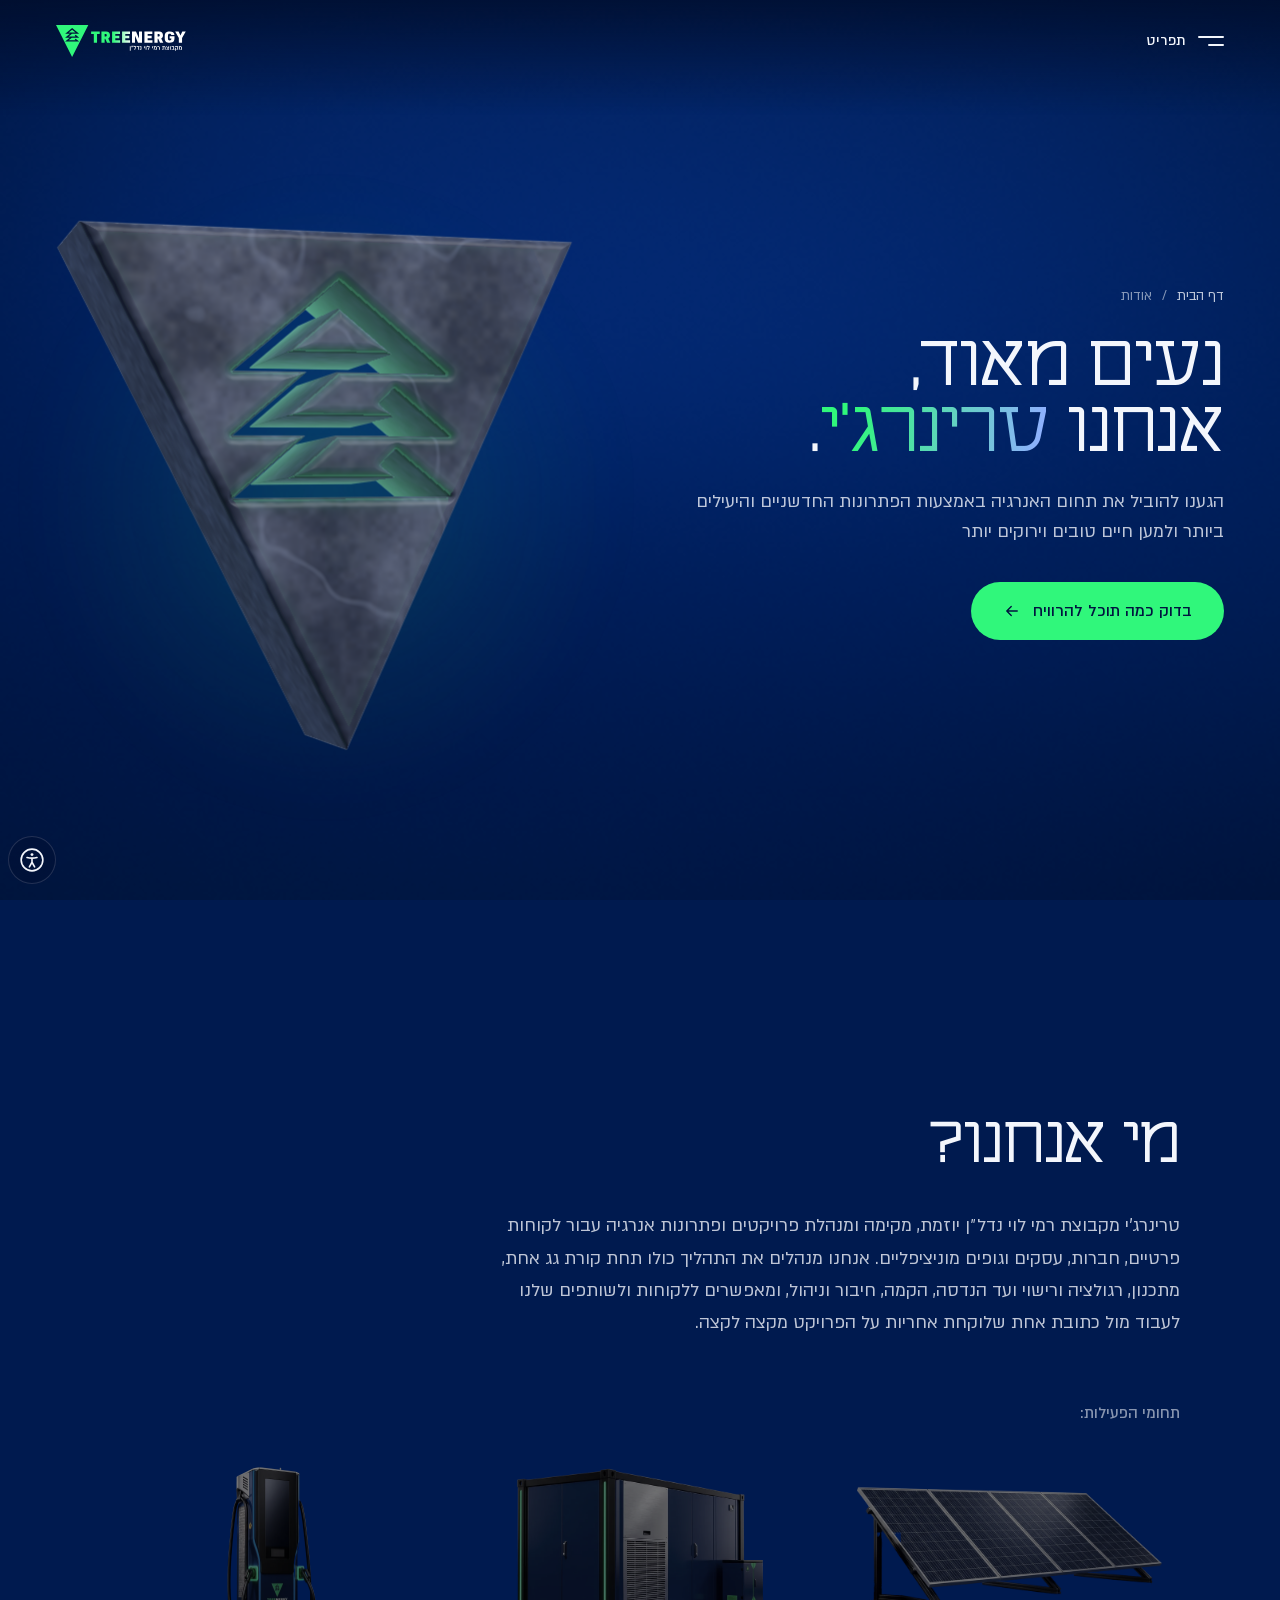
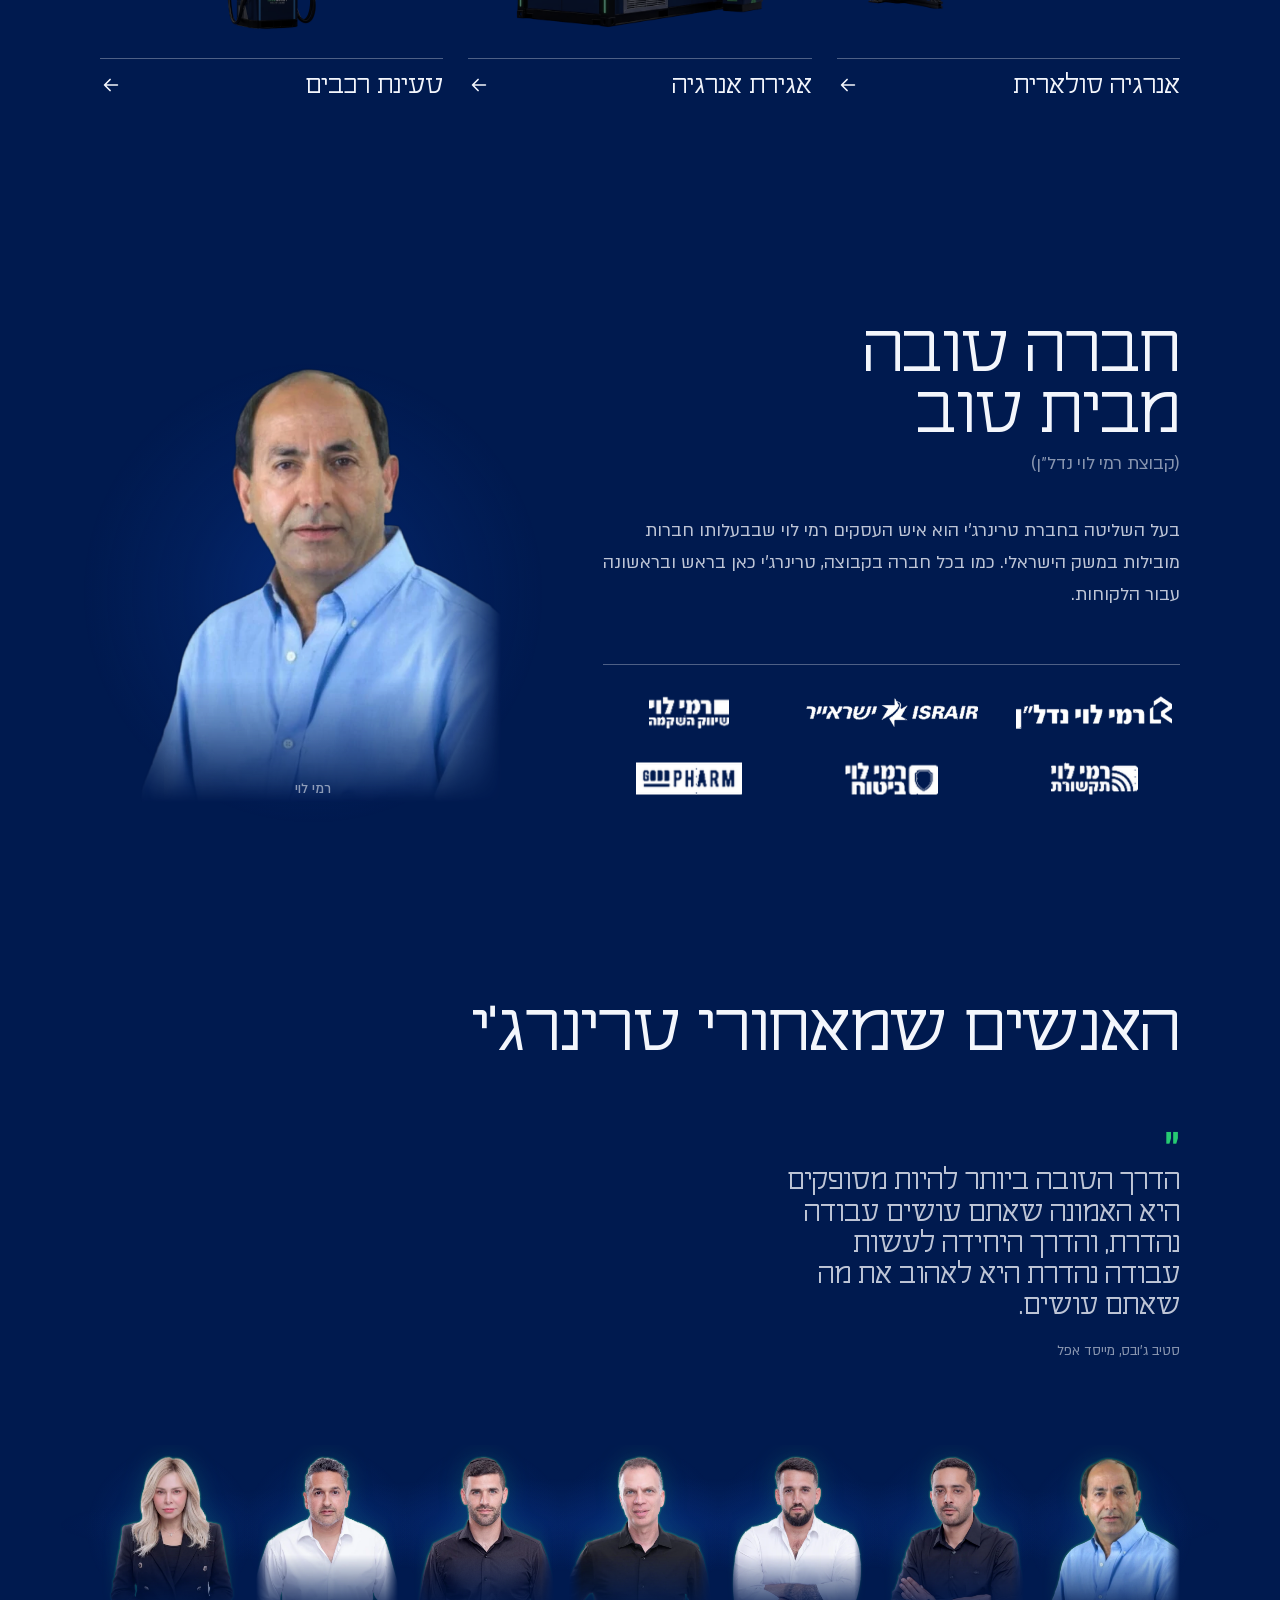
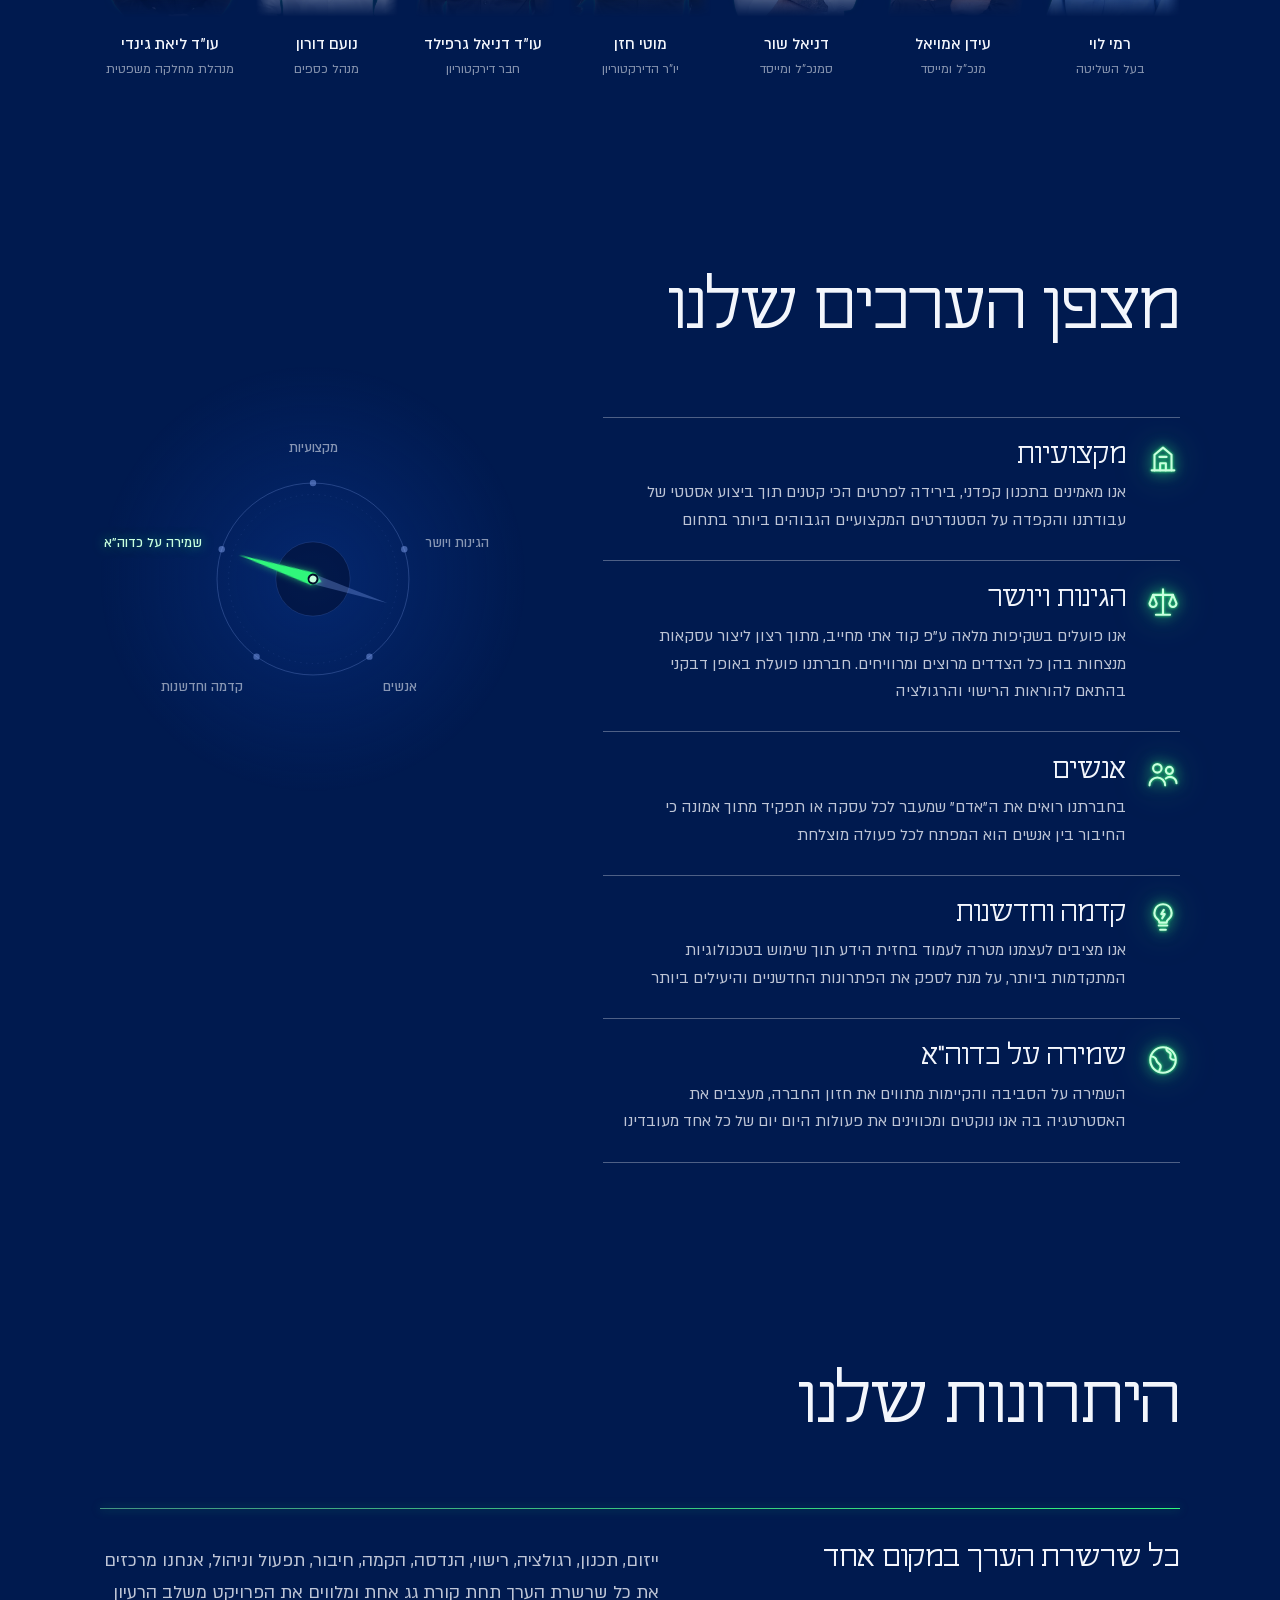
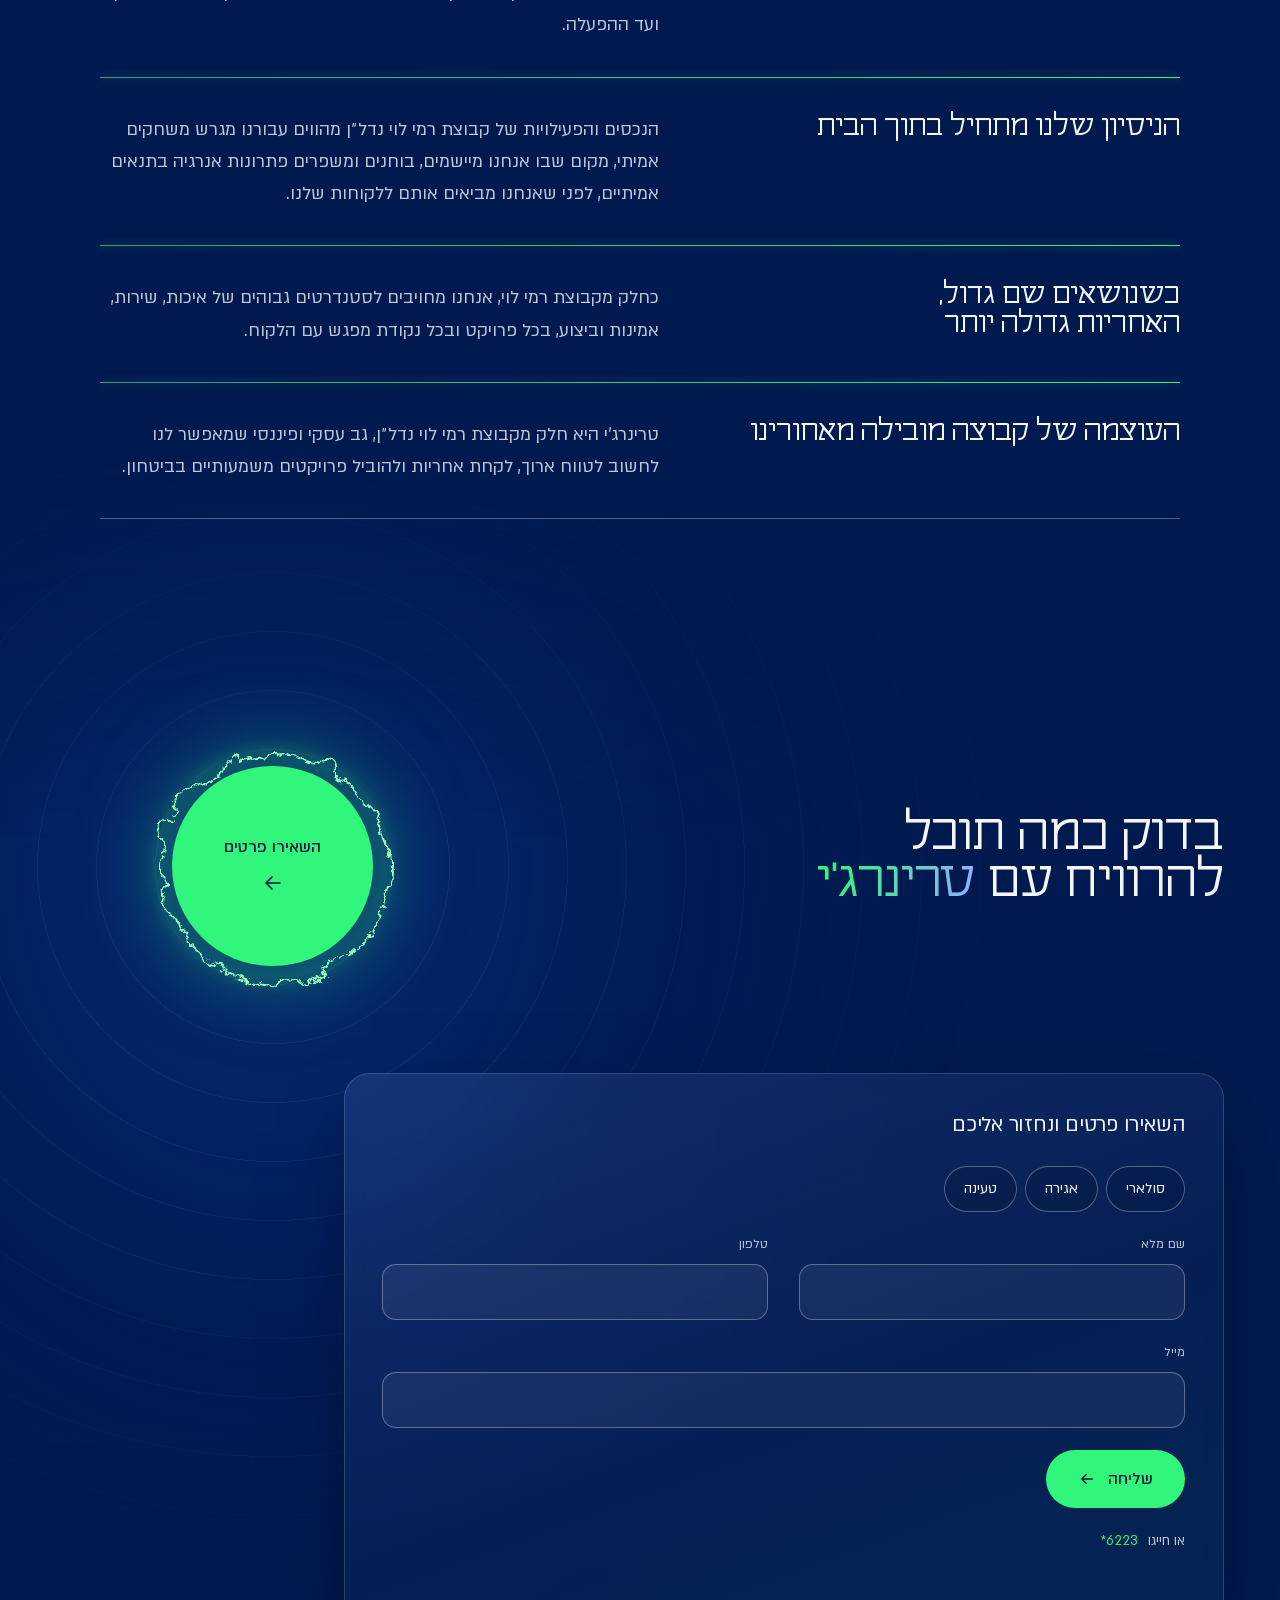
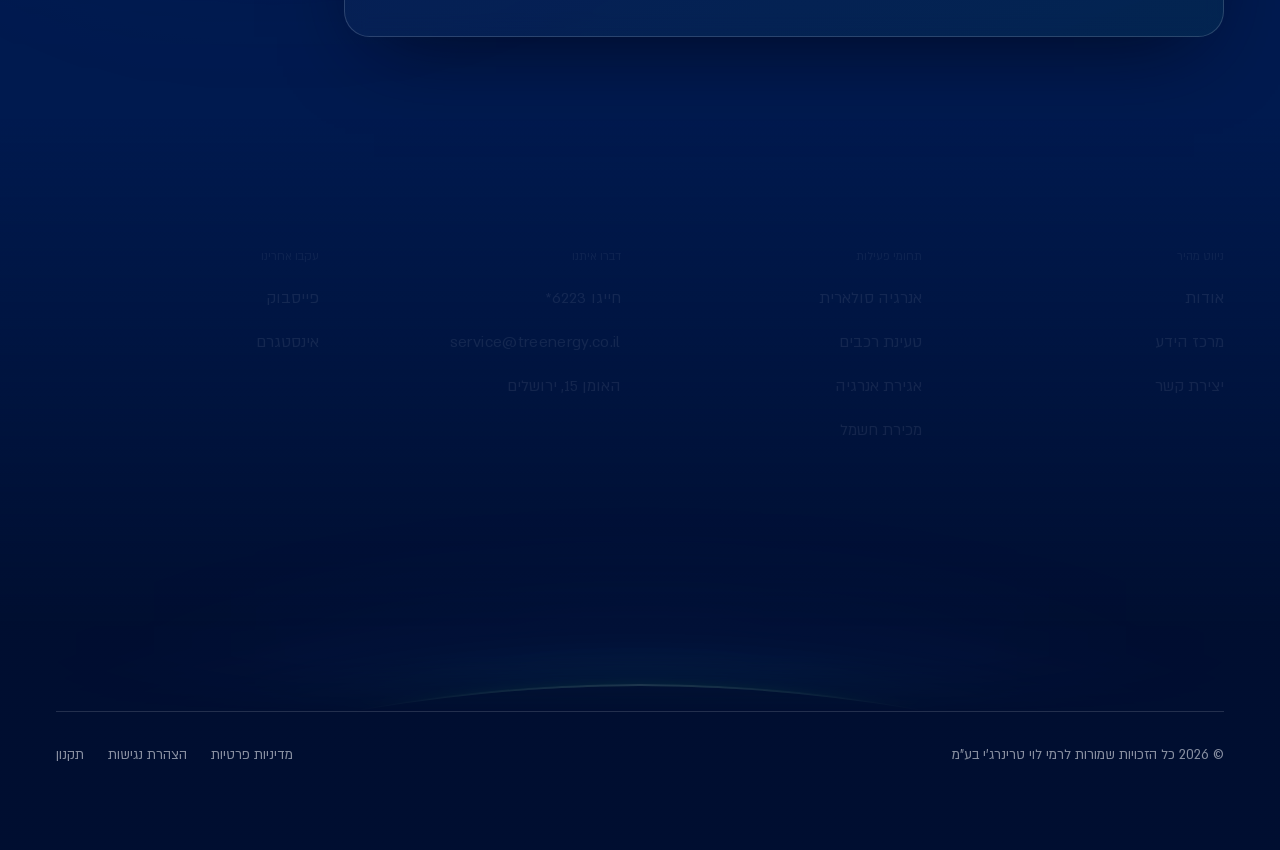
<file: about.html>
<!DOCTYPE html>
<html lang="he" dir="rtl" data-bg="brand">
<head>
<meta charset="utf-8">
<meta name="viewport" content="width=device-width, initial-scale=1, viewport-fit=cover">
<meta name="robots" content="noindex, nofollow">
<title>אודות | טרינרג'י</title>
<meta name="description" content="טרינרג'י מקבוצת רמי לוי נדל״ן יוזמת, מקימה ומנהלת פרויקטים ופתרונות אנרגיה, מתכנון ורישוי ועד הקמה, חיבור וניהול, תחת קורת גג אחת.">
<meta name="theme-color" content="#000B26">
<link rel="icon" href="assets/brand/mark.svg" type="image/svg+xml">
<link rel="preload" href="assets/fonts/hatzor-regular.woff2" as="font" type="font/woff2" crossorigin>
<link rel="preload" href="assets/fonts/almoni-medium-aaa.woff2" as="font" type="font/woff2" crossorigin>
<link rel="preload" href="assets/fonts/almoni-regular-aaa.woff2" as="font" type="font/woff2" crossorigin>
<script>
  document.documentElement.classList.add("js");
  // the visitor's display choices (the accessibility panel) hold here too; "stop motion" counts as reduced motion
  (function (d) { var ax = {}; try { ax = JSON.parse(localStorage.getItem("tr-ax") || "{}"); } catch (e) {}
    window.__still = !!ax.still;
    ["contrast", "links", "read", "still"].forEach(function (k) { if (ax[k]) d.classList.add("ax-" + k); });
    if (ax.text) d.classList.add("ax-t" + ax.text); })(document.documentElement);
  if ("scrollRestoration" in history) history.scrollRestoration = "manual";
</script>
<link rel="stylesheet" href="assets/css/site.css?v=r39">
<link rel="stylesheet" href="assets/css/domain.css?v=r39">
<!-- the page's own files carry the round (?v=), so a visitor never gets this round's code with pieces of the last one from the cache -->
<script type="importmap">{"imports":{"./assets/js/ribbon.js":"./assets/js/ribbon.js?v=r39","./assets/js/arc-rings.js":"./assets/js/arc-rings.js?v=r39","./assets/js/sky.js":"./assets/js/sky.js?v=r39","./assets/js/mark3d.js":"./assets/js/mark3d.js?v=r39"}}</script>
<script defer src="vendor/gsap/gsap.min.js"></script>
<script defer src="vendor/lenis/lenis.min.js"></script>
<script type="module" src="assets/js/page.js?v=r39"></script>
<script type="module" src="assets/js/domain.js?v=r39"></script>
<script type="module" src="assets/js/mark3d.js?v=r39"></script>
</head>
<body>
<canvas id="sky" aria-hidden="true"></canvas>
<a class="hskip" href="#main">דלג לתוכן</a>

<header class="hd" id="hd">
  <div class="hd-start">
    <button class="mn-btn" type="button" aria-expanded="false" aria-controls="mn"><span class="mn-ic" aria-hidden="true"><i></i><i></i></span><span class="mn-lbl">תפריט</span></button>
  </div>
  <nav class="hd-rail" aria-label="ניווט באתר">
    <span class="hd-wire" aria-hidden="true"><i class="hd-fill"></i></span>
    <a class="hd-node is-here" href="about.html" aria-current="page"><i aria-hidden="true"></i><span>אודות</span></a>
    <a class="hd-node" href="solar.html"><i aria-hidden="true"></i><span>סולארי</span></a>
    <a class="hd-node" href="storage.html"><i aria-hidden="true"></i><span>אגירה</span></a>
    <a class="hd-node" href="charge.html"><i aria-hidden="true"></i><span>טעינה</span></a>
    <a class="hd-node" href="knowledge.html"><i aria-hidden="true"></i><span>מרכז ידע</span></a>
    <a class="hd-node" href="contact.html"><i aria-hidden="true"></i><span>צור קשר</span></a>
  </nav>
  <div class="hd-end">
    <a class="hd-cta" href="#contact">כמה תוכל להרוויח</a>
    <a class="hd-tel" href="tel:*6223" aria-label="חייגו 6223*"><svg viewBox="0 0 24 24" fill="none" stroke="currentColor" stroke-width="1.6" stroke-linecap="round" stroke-linejoin="round" aria-hidden="true"><path d="M5 4h4l2 5-2.5 1.5a11 11 0 0 0 5 5L15 13l5 2v4a2 2 0 0 1-2 2A16 16 0 0 1 3 6a2 2 0 0 1 2-2"/></svg></a>
    <a class="hd-logo" href="index.html"><img src="assets/brand/logo-on-dark.svg" alt="טרינרג'י, לעמוד הבית" width="507" height="125"></a>
  </div>
</header>

<div class="mn" id="mn" role="dialog" aria-modal="true" aria-label="תפריט">
  <div class="mn-bg" aria-hidden="true"></div>
  <div class="mn-in">
    <div class="mn-top">
      <button class="mn-close" type="button"><span class="mn-x" aria-hidden="true"><i></i><i></i></span><span class="mn-lbl">סגירה</span></button>
      <img class="mn-logo" src="assets/brand/logo-on-dark.svg" alt="" width="507" height="125">
    </div>
    <nav class="mn-nav" aria-label="ניווט ראשי">
      <ol class="mn-list">
        <li class="mn-it"><a href="index.html"><span class="mn-t">דף הבית</span></a></li>
        <li class="mn-it"><a href="solar.html"><span class="mn-t">אנרגיה סולארית</span></a></li>
        <li class="mn-it"><a href="charge.html"><span class="mn-t">טעינת רכבים</span></a></li>
        <li class="mn-it"><a href="storage.html"><span class="mn-t">אגירת אנרגיה</span></a></li>
        <li class="mn-it"><a class="is-on" href="about.html" aria-current="page"><span class="mn-t">אודות</span></a></li>
        <li class="mn-it"><a href="knowledge.html"><span class="mn-t">מרכז הידע</span></a></li>
        <li class="mn-it"><a href="contact.html"><span class="mn-t">יצירת קשר</span></a></li>
      </ol>
    </nav>
    <div class="mn-side">
      <div class="mn-contact">
        <a class="mn-tel" href="tel:*6223"><svg viewBox="0 0 24 24" fill="none" stroke="currentColor" stroke-width="1.6" stroke-linecap="round" stroke-linejoin="round" aria-hidden="true"><path d="M5 4h4l2 5-2.5 1.5a11 11 0 0 0 5 5L15 13l5 2v4a2 2 0 0 1-2 2A16 16 0 0 1 3 6a2 2 0 0 1 2-2"/></svg>חייגו <span class="num">6223*</span></a>
      </div>
    </div>
  </div>
</div>

<main id="main" class="dp dp-about">

<!-- the opening and who we are share one trail: it is born at the solar farm of the home tour's lit grid, comes down
     the open side past the words, crosses to the start rail above "who we are" and lights the three domains -->
<div class="dp-flow">
  <svg class="dp-trail" aria-hidden="true" focusable="false"></svg>

  <!-- the opening (client, 18.11): the brand's triangle as a heavy solid in space, on the brand blue; the trail is born at its tip -->
  <section class="sh sh-mk" aria-labelledby="sh-h">
    <div class="sh-pic" aria-hidden="true">
      <div class="sh-mkb">
        <img class="sh-mark-fb" src="assets/brand/mark.svg" alt="" width="127" height="125">
        <canvas class="sh-mark" data-sdf="assets/img/about/mark-sdf.png"></canvas>
      </div>
    </div>
    <div class="sh-say">
      <nav class="crumb" aria-label="מיקום באתר"><a href="index.html">דף הבית</a><span aria-hidden="true">/</span><span aria-current="page">אודות</span></nav>
      <h1 id="sh-h"><span class="sh-l">נעים מאוד,</span> <span class="sh-l">אנחנו <span class="gword">טרינרג'י</span>.</span></h1>
      <p class="sh-lead">הגענו להוביל את תחום האנרגיה באמצעות הפתרונות החדשניים והיעילים ביותר ולמען חיים טובים וירוקים יותר</p>
      <a class="btn btn-lg" href="#contact" data-cta-origin>בדוק כמה תוכל להרוויח<svg viewBox="0 0 24 24" fill="none" stroke="currentColor" stroke-width="1.8" stroke-linecap="round" stroke-linejoin="round" aria-hidden="true"><path d="M19 12H5M11 6l-6 6 6 6"/></svg></a>
    </div>
  </section>

  <!-- who we are: the paragraph, then the three domains as their renders floating in the dark; each lights as the trail passes -->
  <section class="who" id="who" aria-labelledby="who-h">
    <h2 id="who-h" data-drift="30">מי אנחנו?</h2>
    <p class="who-p">טרינרג'י מקבוצת רמי לוי נדל״ן יוזמת, מקימה ומנהלת פרויקטים ופתרונות אנרגיה עבור לקוחות פרטיים, חברות, עסקים וגופים מוניציפליים. אנחנו מנהלים את התהליך כולו תחת קורת גג אחת, מתכנון, רגולציה ורישוי ועד הנדסה, הקמה, חיבור וניהול, ומאפשרים ללקוחות ולשותפים שלנו לעבוד מול כתובת אחת שלוקחת אחריות על הפרויקט מקצה לקצה.</p>
    <h3 class="who-k">תחומי הפעילות:</h3>
    <ul class="who-doms" data-flow-end>
      <li class="lit who-d"><a href="solar.html"><span class="who-fig" aria-hidden="true"><img src="assets/img/dom/solar-s.webp" alt="" width="800" height="336" loading="lazy" decoding="async"></span><span class="who-n">אנרגיה סולארית<svg viewBox="0 0 24 24" fill="none" stroke="currentColor" stroke-width="1.8" stroke-linecap="round" stroke-linejoin="round" aria-hidden="true"><path d="M19 12H5M11 6l-6 6 6 6"/></svg></span></a></li>
      <li class="lit who-d"><a href="storage.html"><span class="who-fig" aria-hidden="true"><img src="assets/img/dom/storage-s.webp" alt="" width="700" height="461" loading="lazy" decoding="async"></span><span class="who-n">אגירת אנרגיה<svg viewBox="0 0 24 24" fill="none" stroke="currentColor" stroke-width="1.8" stroke-linecap="round" stroke-linejoin="round" aria-hidden="true"><path d="M19 12H5M11 6l-6 6 6 6"/></svg></span></a></li>
      <li class="lit who-d"><a href="charge.html"><span class="who-fig" aria-hidden="true"><img src="assets/img/dom/charger-s.webp" alt="" width="380" height="676" loading="lazy" decoding="async"></span><span class="who-n">טעינת רכבים<svg viewBox="0 0 24 24" fill="none" stroke="currentColor" stroke-width="1.8" stroke-linecap="round" stroke-linejoin="round" aria-hidden="true"><path d="M19 12H5M11 6l-6 6 6 6"/></svg></span></a></li>
    </ul>
  </section>
</div>

<!-- the group, the people, the values and the advantages: a faint thread of the trail on the start rail beside them;
     the people, each value and each advantage light as it passes -->
<div class="dp-tail">
  <svg class="tail-trail" aria-hidden="true" focusable="false"></svg>

  <!-- a good company from a good home: the words and the group's logos on the start side, the owner on the other -->
  <section class="grp" id="group" aria-labelledby="grp-h">
    <div class="grp-say">
      <h2 id="grp-h" data-drift="30">חברה טובה מבית טוב <span class="h2-sub">(קבוצת רמי לוי נדל״ן)</span></h2>
      <p class="grp-p">בעל השליטה בחברת טרינרג'י הוא איש העסקים רמי לוי שבבעלותו חברות מובילות במשק הישראלי. כמו בכל חברה בקבוצה, טרינרג'י כאן בראש ובראשונה עבור הלקוחות.</p>
      <ul class="grp-logos" aria-label="חברות בקבוצה">
        <li class="lit" style="--i:0"><img src="assets/img/about/rl-realestate.png" alt="רמי לוי נדל״ן" width="478" height="102" loading="lazy" decoding="async"></li>
        <li class="lit" style="--i:1"><img src="assets/img/about/israir.png" alt="ישראייר" width="555" height="94" loading="lazy" decoding="async"></li>
        <li class="lit" style="--i:2"><img src="assets/img/about/rl-shivuk.png" alt="רמי לוי שיווק השקמה" width="172" height="72" loading="lazy" decoding="async"></li>
        <li class="lit" style="--i:3"><img src="assets/img/about/rl-telecom.png" alt="רמי לוי תקשורת" width="210" height="80" loading="lazy" decoding="async"></li>
        <li class="lit" style="--i:4"><img src="assets/img/about/rl-insurance.png" alt="רמי לוי ביטוח" width="201" height="72" loading="lazy" decoding="async"></li>
        <li class="lit" style="--i:5"><img src="assets/img/about/goodpharm.png" alt="גוד פארם" width="216" height="68" loading="lazy" decoding="async"></li>
      </ul>
    </div>
    <figure class="grp-fig">
      <span class="grp-glow" aria-hidden="true"></span>
      <img src="assets/img/team/rami-levy.webp" alt="רמי לוי" width="560" height="700" loading="lazy" decoding="async" data-drift="-20">
      <figcaption>רמי לוי</figcaption>
    </figure>
  </section>

  <!-- the people: the quote, then the team standing in one line in the dark; they light up as the current reaches them -->
  <section class="team" id="team" aria-labelledby="team-h">
    <h2 id="team-h" data-drift="30">האנשים שמאחורי טרינרג'י</h2>
    <blockquote class="team-q">
      <p>הדרך הטובה ביותר להיות מסופקים היא האמונה שאתם עושים עבודה נהדרת, והדרך היחידה לעשות עבודה נהדרת היא לאהוב את מה שאתם עושים.</p>
      <footer>סטיב ג'ובס, מייסד אפל</footer>
    </blockquote>
    <ul class="crew">
      <li class="lit mate" style="--i:0"><span class="mate-pic"><img src="assets/img/team/rami-levy.webp" alt="" width="560" height="700" loading="lazy" decoding="async"></span><h3>רמי לוי</h3><p>בעל השליטה</p></li>
      <li class="lit mate" style="--i:1"><span class="mate-pic"><img src="assets/img/team/idan-amoyal.webp" alt="" width="560" height="700" loading="lazy" decoding="async"></span><h3>עידן אמויאל</h3><p>מנכ"ל ומייסד</p></li>
      <li class="lit mate" style="--i:2"><span class="mate-pic"><img src="assets/img/team/daniel-shor.webp" alt="" width="560" height="700" loading="lazy" decoding="async"></span><h3>דניאל שור</h3><p>סמנכ"ל ומייסד</p></li>
      <li class="lit mate" style="--i:3"><span class="mate-pic"><img src="assets/img/team/moti-hazan.webp" alt="" width="560" height="700" loading="lazy" decoding="async"></span><h3>מוטי חזן</h3><p>יו"ר הדירקטוריון</p></li>
      <li class="lit mate" style="--i:4"><span class="mate-pic"><img src="assets/img/team/daniel-garfield.webp" alt="" width="560" height="700" loading="lazy" decoding="async"></span><h3>עו"ד דניאל גרפילד</h3><p>חבר דירקטוריון</p></li>
      <li class="lit mate" style="--i:5"><span class="mate-pic"><img src="assets/img/team/noam-doron.webp" alt="" width="560" height="700" loading="lazy" decoding="async"></span><h3>נועם דורון</h3><p>מנהל כספים</p></li>
      <li class="lit mate" style="--i:6"><span class="mate-pic"><img src="assets/img/team/liat-gindi.webp" alt="" width="560" height="700" loading="lazy" decoding="async"></span><h3>עו"ד ליאת גינדי</h3><p>מנהלת מחלקה משפטית</p></li>
    </ul>
  </section>

  <!-- the compass of values: the five values on the start side, each with its neon icon; beside them a compass whose
       needle turns to the value the current has just reached (domain.js, .cmp) -->
  <section class="vals" id="values" aria-labelledby="vals-h">
    <div class="vals-main">
      <h2 id="vals-h" data-drift="30">מצפן הערכים שלנו</h2>
      <ul class="bn-list vals-list">
        <li class="bn-it"><span class="bn-ic"><svg viewBox="0 0 24 24" fill="none" stroke="currentColor" stroke-width="1.5" stroke-linecap="round" stroke-linejoin="round" class="ic" aria-hidden="true" focusable="false"><path d="M4 20h16"/><path d="M6 20V9l6-5 6 5v11"/><path d="M10 20v-5h4v5"/><path d="M9.5 10.5h5"/></svg></span><h3>מקצועיות</h3><p>אנו מאמינים בתכנון קפדני, בירידה לפרטים הכי קטנים תוך ביצוע אסטטי של עבודתנו והקפדה על הסטנדרטים המקצועיים הגבוהים ביותר בתחום</p></li>
        <li class="bn-it"><span class="bn-ic"><svg viewBox="0 0 24 24" fill="none" stroke="currentColor" stroke-width="1.5" stroke-linecap="round" stroke-linejoin="round" class="ic" aria-hidden="true" focusable="false"><path d="M12 3v18M7 21h10"/><path d="M5 7h14"/><path d="M5 7l-2.5 6a2.5 2.5 0 0 0 5 0z"/><path d="M19 7l-2.5 6a2.5 2.5 0 0 0 5 0z"/></svg></span><h3>הגינות ויושר</h3><p>אנו פועלים בשקיפות מלאה ע"פ קוד אתי מחייב, מתוך רצון ליצור עסקאות מנצחות בהן כל הצדדים מרוצים ומרוויחים. חברתנו פועלת באופן דבקני בהתאם להוראות הרישוי והרגולציה</p></li>
        <li class="bn-it"><span class="bn-ic"><svg viewBox="0 0 24 24" fill="none" stroke="currentColor" stroke-width="1.5" stroke-linecap="round" stroke-linejoin="round" class="ic" aria-hidden="true" focusable="false"><circle cx="8" cy="8" r="3"/><circle cx="16.5" cy="9.5" r="2.5"/><path d="M2.5 20a5.5 5.5 0 0 1 11 0"/><path d="M14 15.2a4.5 4.5 0 0 1 7.5 3.3"/></svg></span><h3>אנשים</h3><p>בחברתנו רואים את ה"אדם" שמעבר לכל עסקה או תפקיד מתוך אמונה כי החיבור בין אנשים הוא המפתח לכל פעולה מוצלחת</p></li>
        <li class="bn-it"><span class="bn-ic"><svg viewBox="0 0 24 24" fill="none" stroke="currentColor" stroke-width="1.5" stroke-linecap="round" stroke-linejoin="round" class="ic" aria-hidden="true" focusable="false"><path d="M9 18h6M10 21h4"/><path d="M12 3a6 6 0 0 0-3.6 10.8c.6.5 1 1.2 1 2V16h5.2v-.2c0-.8.4-1.5 1-2A6 6 0 0 0 12 3z"/><path d="M12.6 7l-1.8 3h2.4l-1.8 3"/></svg></span><h3>קדמה וחדשנות</h3><p>אנו מציבים לעצמנו מטרה לעמוד בחזית הידע תוך שימוש בטכנולוגיות המתקדמות ביותר, על מנת לספק את הפתרונות החדשניים והיעילים ביותר</p></li>
        <li class="bn-it"><span class="bn-ic"><svg viewBox="0 0 24 24" fill="none" stroke="currentColor" stroke-width="1.5" stroke-linecap="round" stroke-linejoin="round" class="ic" aria-hidden="true" focusable="false"><circle cx="12" cy="12" r="9"/><path d="M4 9.5c2 .2 3 1.2 3.4 2.8.4 1.6 1.8 2 2.6 3.2.7 1.1.2 2.7-.6 4"/><path d="M14.5 3.4c-.3 1.4.3 2.4 1.5 2.9 1.4.6 1.6 1.9 1.2 3.1-.4 1.3.6 2.3 2 2.4h.7"/></svg></span><h3>שמירה על כדוה"א</h3><p>השמירה על הסביבה והקיימות מתווים את חזון החברה, מעצבים את האסטרטגיה בה אנו נוקטים ומכווינים את פעולות היום יום של כל אחד מעובדינו</p></li>
      </ul>
    </div>
    <div class="cmp-col" aria-hidden="true">
      <div class="cmp">
        <svg class="cmp-dial" viewBox="0 0 400 400" focusable="false">
          <circle cx="200" cy="200" r="150" class="cmp-r1"/>
          <circle cx="200" cy="200" r="132" class="cmp-r2"/>
          <circle cx="200" cy="200" r="58" class="cmp-r3"/>
          <g class="cmp-pts">
            <circle cx="200" cy="50" r="5"/><circle cx="342.7" cy="153.6" r="5"/><circle cx="288.2" cy="321.4" r="5"/><circle cx="111.8" cy="321.4" r="5"/><circle cx="57.3" cy="153.6" r="5"/>
          </g>
          <g class="cmp-needle"><path d="M200 78 L210 200 L200 214 L190 200 Z" class="cmp-n1"/><path d="M200 322 L208 200 L192 200 Z" class="cmp-n2"/><circle cx="200" cy="200" r="7" class="cmp-hub"/></g>
        </svg>
        <span class="cmp-l" style="--sx:0;--cy:1;--tx:-50%;--ty:-100%">מקצועיות</span>
        <span class="cmp-l" style="--sx:.951;--cy:.309;--tx:0%;--ty:-50%">הגינות ויושר</span>
        <span class="cmp-l" style="--sx:.588;--cy:-.809;--tx:0%;--ty:0%">אנשים</span>
        <span class="cmp-l" style="--sx:-.588;--cy:-.809;--tx:-100%;--ty:0%">קדמה וחדשנות</span>
        <span class="cmp-l" style="--sx:-.951;--cy:.309;--tx:-100%;--ty:-50%">שמירה על כדוה"א</span>
      </div>
    </div>
  </section>

  <!-- our advantages: four long lines, the title on the start side and its words on the other; each hairline fills
       with the current as the thread passes it -->
  <section class="adv" id="advantages" aria-labelledby="adv-h">
    <h2 id="adv-h" data-drift="30">היתרונות שלנו</h2>
    <ul class="adv-list tail-end">
      <li class="lit adv-it"><i class="lit-ic adv-ln" aria-hidden="true"></i><h3>כל שרשרת הערך במקום אחד</h3><p>ייזום, תכנון, רגולציה, רישוי, הנדסה, הקמה, חיבור, תפעול וניהול, אנחנו מרכזים את כל שרשרת הערך תחת קורת גג אחת ומלווים את הפרויקט משלב הרעיון ועד ההפעלה.</p></li>
      <li class="lit adv-it"><i class="lit-ic adv-ln" aria-hidden="true"></i><h3>הניסיון שלנו מתחיל בתוך הבית</h3><p>הנכסים והפעילויות של קבוצת רמי לוי נדל״ן מהווים עבורנו מגרש משחקים אמיתי, מקום שבו אנחנו מיישמים, בוחנים ומשפרים פתרונות אנרגיה בתנאים אמיתיים, לפני שאנחנו מביאים אותם ללקוחות שלנו.</p></li>
      <li class="lit adv-it"><i class="lit-ic adv-ln" aria-hidden="true"></i><h3>כשנושאים שם גדול, האחריות גדולה יותר</h3><p>כחלק מקבוצת רמי לוי, אנחנו מחויבים לסטנדרטים גבוהים של איכות, שירות, אמינות וביצוע, בכל פרויקט ובכל נקודת מפגש עם הלקוח.</p></li>
      <li class="lit adv-it"><i class="lit-ic adv-ln" aria-hidden="true"></i><h3>העוצמה של קבוצה מובילה מאחורינו</h3><p>טרינרג'י היא חלק מקבוצת רמי לוי נדל״ן, גב עסקי ופיננסי שמאפשר לנו לחשוב לטווח ארוך, לקחת אחריות ולהוביל פרויקטים משמעותיים בביטחון.</p></li>
    </ul>
  </section>
</div>

<div class="close-wrap">
<div class="close-bg" aria-hidden="true"><i></i></div>
<section class="close" id="contact" data-axis="start" aria-labelledby="close-h" data-cta-end>
  <svg class="close-trail"></svg>
  <div class="close-say" data-drift="40">
    <h2 id="close-h">בדוק כמה תוכל להרוויח עם <span class="gword">טרינרג'י</span></h2>
  </div>
  <svg class="fx-defs" aria-hidden="true" focusable="false"><filter id="arc" x="-30%" y="-30%" width="160%" height="160%" color-interpolation-filters="sRGB">
    <feTurbulence type="turbulence" baseFrequency=".03" numOctaves="6" seed="1" result="n1"/><feOffset in="n1" result="o1"><animate attributeName="dy" values="600;0" dur="5s" repeatCount="indefinite"/></feOffset>
    <feTurbulence type="turbulence" baseFrequency=".03" numOctaves="6" seed="1" result="n2"/><feOffset in="n2" result="o2"><animate attributeName="dy" values="0;-600" dur="5s" repeatCount="indefinite"/></feOffset>
    <feTurbulence type="turbulence" baseFrequency=".03" numOctaves="6" seed="2" result="n3"/><feOffset in="n3" result="o3"><animate attributeName="dx" values="420;0" dur="5s" repeatCount="indefinite"/></feOffset>
    <feTurbulence type="turbulence" baseFrequency=".03" numOctaves="6" seed="2" result="n4"/><feOffset in="n4" result="o4"><animate attributeName="dx" values="0;-420" dur="5s" repeatCount="indefinite"/></feOffset>
    <feComposite in="o1" in2="o2" result="p1"/><feComposite in="o3" in2="o4" result="p2"/>
    <feBlend in="p1" in2="p2" mode="color-dodge" result="mix"/>
    <feDisplacementMap in="SourceGraphic" in2="mix" scale="22" xChannelSelector="R" yChannelSelector="B"/>
  </filter></svg>
  <a class="plug" href="#contact-lead"><span class="plug-arc" aria-hidden="true"></span><span class="plug-t">השאירו פרטים</span><svg viewBox="0 0 24 24" fill="none" stroke="currentColor" stroke-width="1.6" stroke-linecap="round" stroke-linejoin="round" aria-hidden="true"><path d="M19 12H5M11 6l-6 6 6 6"/></svg></a>

  <div class="reach">
    <form class="lf lead-c" id="contact-lead" novalidate data-lead="about">
      <p class="lead-h">השאירו פרטים ונחזור אליכם</p>
      <fieldset class="topic">
        <legend class="sr">מה מעניין אתכם</legend>
        <label><input type="checkbox" name="topic" value="solar"><span>סולארי</span></label>
        <label><input type="checkbox" name="topic" value="storage"><span>אגירה</span></label>
        <label><input type="checkbox" name="topic" value="charge"><span>טעינה</span></label>
      </fieldset>
      <div class="fld"><label for="ct-name">שם מלא</label><input id="ct-name" name="name" type="text" autocomplete="name" required></div>
      <div class="fld"><label for="ct-tel">טלפון</label><input id="ct-tel" name="phone" type="tel" inputmode="tel" autocomplete="tel" required></div>
      <div class="fld fld-wide"><label for="ct-mail">מייל</label><input id="ct-mail" name="email" type="email" inputmode="email" autocomplete="email" dir="ltr"></div>
      <button class="btn btn-lg" type="submit">שליחה<svg viewBox="0 0 24 24" fill="none" stroke="currentColor" stroke-width="1.8" stroke-linecap="round" stroke-linejoin="round" aria-hidden="true"><path d="M19 12H5M11 6l-6 6 6 6"/></svg></button>
      <p class="lead-msg" role="status"></p>
      <p class="reach-tel">או חייגו <a class="num" href="tel:*6223">6223*</a></p>
    </form>
  </div>
</section>
</div>

</main>

<footer class="ft" id="ft">
  <div class="ft-cols">
    <nav class="ft-col" aria-label="ניווט מהיר"><p class="ft-k">ניווט מהיר</p><a href="about.html" aria-current="page">אודות</a><a href="knowledge.html">מרכז הידע</a><a href="contact.html">יצירת קשר</a></nav>
    <nav class="ft-col" aria-label="תחומי פעילות"><p class="ft-k">תחומי פעילות</p><a href="solar.html">אנרגיה סולארית</a><a href="charge.html">טעינת רכבים</a><a href="storage.html">אגירת אנרגיה</a><span class="ft-soon">מכירת חשמל</span></nav>
    <div class="ft-col"><p class="ft-k">דברו איתנו</p><a href="tel:*6223">חייגו <span class="num">6223*</span></a><a class="lat" href="mailto:service@treenergy.co.il">service@treenergy.co.il</a><span>האומן 15, ירושלים</span></div>
    <div class="ft-col"><p class="ft-k">עקבו אחרינו</p><a href="https://www.facebook.com/treenergygroup" target="_blank" rel="noopener">פייסבוק</a><a href="https://www.instagram.com/treenergygroup" target="_blank" rel="noopener">אינסטגרם</a></div>
  </div>
  <div class="ft-sky" aria-hidden="true"><i class="ft-glow"></i><i class="ft-rim"></i></div>
  <div class="ft-base">
    <p>© <span data-year>2026</span> כל הזכויות שמורות לרמי לוי טרינרג'י בע"מ</p>
    <nav class="ft-legal" aria-label="מידע משפטי"><a href="privacy.html">מדיניות פרטיות</a><a href="accessibility.html">הצהרת נגישות</a><a href="terms.html">תקנון</a></nav>
  </div>
</footer>

<div class="mbar" data-mbar inert>
  <a class="mbar-tel" href="tel:*6223"><svg viewBox="0 0 24 24" fill="none" stroke="currentColor" stroke-width="1.6" stroke-linecap="round" stroke-linejoin="round" aria-hidden="true"><path d="M5 4h4l2 5-2.5 1.5a11 11 0 0 0 5 5L15 13l5 2v4a2 2 0 0 1-2 2A16 16 0 0 1 3 6a2 2 0 0 1 2-2"/></svg>חייגו</a>
  <a class="mbar-go" href="#contact">בדוק כמה תוכל להרוויח</a>
</div>

<button class="ax-btn" type="button" aria-label="נגישות: התאמות תצוגה" aria-expanded="false" aria-controls="ax"><svg viewBox="0 0 24 24" fill="none" stroke="currentColor" stroke-width="1.5" stroke-linecap="round" stroke-linejoin="round" aria-hidden="true"><circle cx="12" cy="12" r="10"/><circle cx="12" cy="7" r="1.3" fill="currentColor" stroke="none"/><path d="M7.4 9.7c3.1.8 6.1.8 9.2 0M12 10.6v3.5l-2.4 4.2M12 14.1l2.4 4.2"/></svg></button>
<div class="ax-scrim" aria-hidden="true"></div>
<div class="ax" id="ax" role="dialog" aria-modal="true" aria-labelledby="ax-h" inert>
  <div class="ax-top">
    <h2 id="ax-h">התאמות נגישות</h2>
    <button class="ax-x" type="button" aria-label="סגירת התאמות הנגישות"><svg viewBox="0 0 24 24" fill="none" stroke="currentColor" stroke-width="1.6" stroke-linecap="round" aria-hidden="true"><path d="M6 6l12 12M18 6L6 18"/></svg></button>
  </div>
  <div class="ax-size" role="group" aria-labelledby="ax-size-l">
    <p class="ax-lbl" id="ax-size-l">גודל הטקסט</p>
    <div class="ax-seg"><button type="button" data-text="0" aria-pressed="true">רגיל</button><button type="button" data-text="1" aria-pressed="false">גדול</button><button type="button" data-text="2" aria-pressed="false">גדול מאוד</button></div>
  </div>
  <ul class="ax-list">
    <li><button type="button" data-ax="contrast" aria-pressed="false"><span>ניגודיות גבוהה</span><i aria-hidden="true"></i></button></li>
    <li><button type="button" data-ax="links" aria-pressed="false"><span>הדגשת קישורים</span><i aria-hidden="true"></i></button></li>
    <li><button type="button" data-ax="read" aria-pressed="false"><span>גופן קריא</span><i aria-hidden="true"></i></button></li>
    <li><button type="button" data-ax="still" aria-pressed="false"><span>עצירת תנועה</span><i aria-hidden="true"></i></button></li>
  </ul>
  <div class="ax-foot"><button class="ax-reset" type="button">איפוס הבחירות</button><p>נשמר לביקור הבא</p></div>
</div>
</body>
</html>
</file>
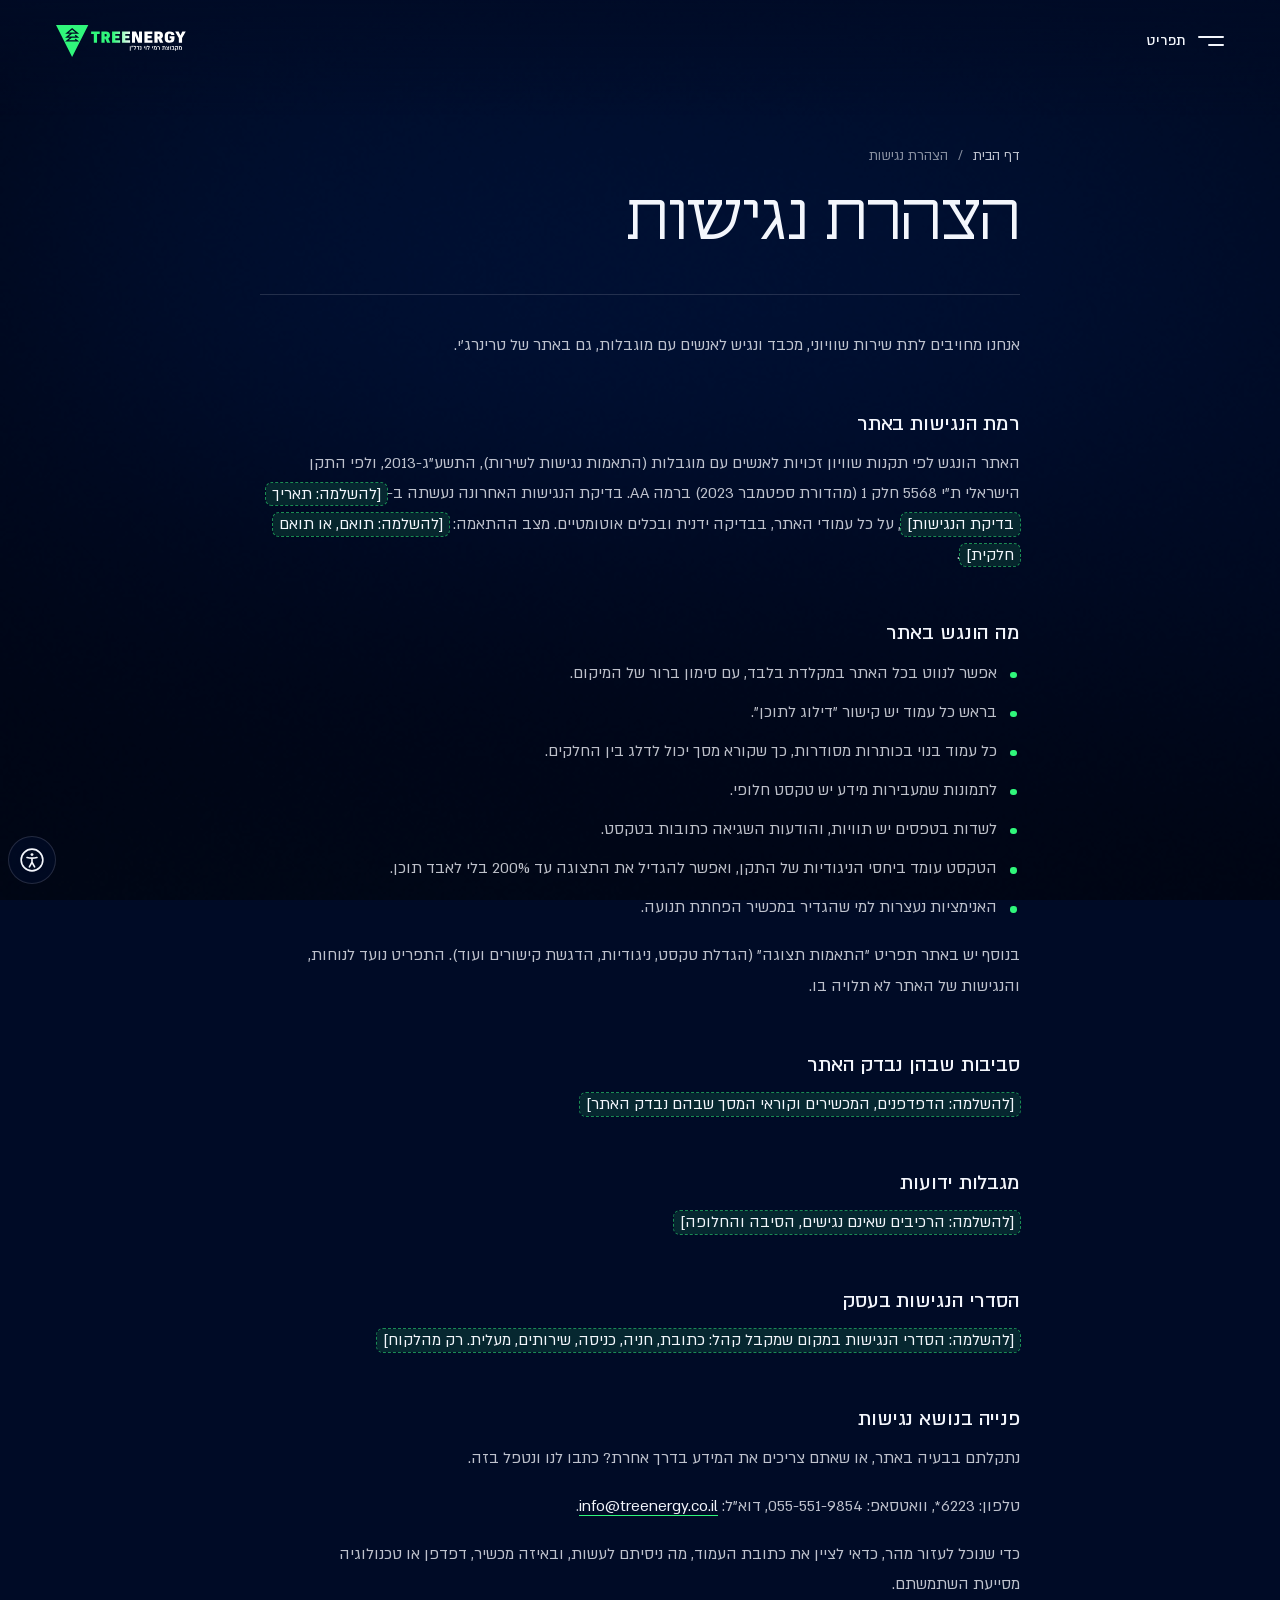
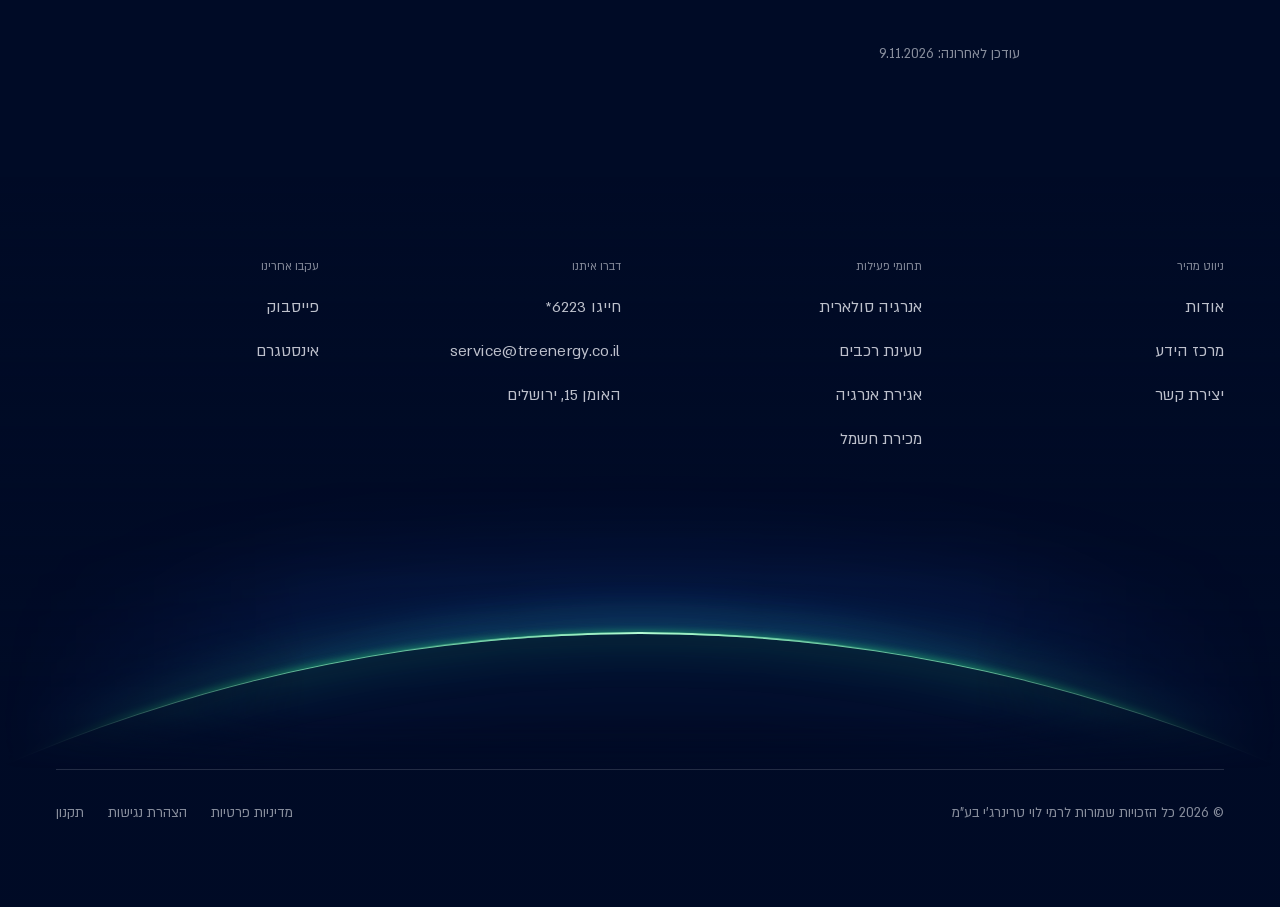
<file: accessibility.html>
<!DOCTYPE html>
<html lang="he" dir="rtl" data-page="legal">
<head>
<meta charset="utf-8">
<meta name="viewport" content="width=device-width, initial-scale=1, viewport-fit=cover">
<meta name="robots" content="noindex, nofollow">
<title>הצהרת נגישות | טרינרג'י</title>
<meta name="description" content="רמת הנגישות באתר של טרינרג'י, מה הונגש ואיך פונים אלינו בנושא נגישות.">
<meta name="theme-color" content="#000B26">
<link rel="icon" href="assets/brand/mark.svg" type="image/svg+xml">
<link rel="preload" href="assets/fonts/hatzor-regular.woff2" as="font" type="font/woff2" crossorigin>
<link rel="preload" href="assets/fonts/almoni-medium-aaa.woff2" as="font" type="font/woff2" crossorigin>
<link rel="preload" href="assets/fonts/almoni-regular-aaa.woff2" as="font" type="font/woff2" crossorigin>
<script>
  document.documentElement.classList.add("js");
  // the visitor's display choices (the accessibility panel) hold here too; "stop motion" counts as reduced motion
  (function (d) { var ax = {}; try { ax = JSON.parse(localStorage.getItem("tr-ax") || "{}"); } catch (e) {}
    window.__still = !!ax.still;
    ["contrast", "links", "read", "still"].forEach(function (k) { if (ax[k]) d.classList.add("ax-" + k); });
    if (ax.text) d.classList.add("ax-t" + ax.text); })(document.documentElement);
  if ("scrollRestoration" in history) history.scrollRestoration = "manual";
</script>
<link rel="stylesheet" href="assets/css/site.css?v=r39">
<link rel="stylesheet" href="assets/css/domain.css?v=r39">
<!-- the page's own files carry the round (?v=), so a visitor never gets this round's code with pieces of the last one from the cache -->
<script type="importmap">{"imports":{"./assets/js/ribbon.js":"./assets/js/ribbon.js?v=r39","./assets/js/arc-rings.js":"./assets/js/arc-rings.js?v=r39","./assets/js/sky.js":"./assets/js/sky.js?v=r39"}}</script>
<script type="module" src="assets/js/page.js?v=r39"></script>
</head>
<body>
<canvas id="sky" aria-hidden="true"></canvas>
<a class="hskip" href="#main">דלג לתוכן</a>

<header class="hd" id="hd">
  <div class="hd-start">
    <button class="mn-btn" type="button" aria-expanded="false" aria-controls="mn"><span class="mn-ic" aria-hidden="true"><i></i><i></i></span><span class="mn-lbl">תפריט</span></button>
  </div>
  <nav class="hd-rail" aria-label="ניווט באתר">
    <span class="hd-wire" aria-hidden="true"><i class="hd-fill"></i></span>
    <a class="hd-node" href="about.html"><i aria-hidden="true"></i><span>אודות</span></a>
    <a class="hd-node" href="solar.html"><i aria-hidden="true"></i><span>סולארי</span></a>
    <a class="hd-node" href="storage.html"><i aria-hidden="true"></i><span>אגירה</span></a>
    <a class="hd-node" href="charge.html"><i aria-hidden="true"></i><span>טעינה</span></a>
    <a class="hd-node" href="knowledge.html"><i aria-hidden="true"></i><span>מרכז ידע</span></a>
    <a class="hd-node" href="contact.html"><i aria-hidden="true"></i><span>צור קשר</span></a>
  </nav>
  <div class="hd-end">
    <a class="hd-cta" href="contact.html">כמה תוכל להרוויח</a>
    <a class="hd-tel" href="tel:*6223" aria-label="חייגו 6223*"><svg viewBox="0 0 24 24" fill="none" stroke="currentColor" stroke-width="1.6" stroke-linecap="round" stroke-linejoin="round" aria-hidden="true"><path d="M5 4h4l2 5-2.5 1.5a11 11 0 0 0 5 5L15 13l5 2v4a2 2 0 0 1-2 2A16 16 0 0 1 3 6a2 2 0 0 1 2-2"/></svg></a>
    <a class="hd-logo" href="index.html"><img src="assets/brand/logo-on-dark.svg" alt="טרינרג'י, לעמוד הבית" width="507" height="125"></a>
  </div>
</header>

<div class="mn" id="mn" role="dialog" aria-modal="true" aria-label="תפריט">
  <div class="mn-bg" aria-hidden="true"></div>
  <div class="mn-in">
    <div class="mn-top">
      <button class="mn-close" type="button"><span class="mn-x" aria-hidden="true"><i></i><i></i></span><span class="mn-lbl">סגירה</span></button>
      <img class="mn-logo" src="assets/brand/logo-on-dark.svg" alt="" width="507" height="125">
    </div>
    <nav class="mn-nav" aria-label="ניווט ראשי">
      <ol class="mn-list">
        <li class="mn-it"><a href="index.html"><span class="mn-t">דף הבית</span></a></li>
        <li class="mn-it"><a href="solar.html"><span class="mn-t">אנרגיה סולארית</span></a></li>
        <li class="mn-it"><a href="charge.html"><span class="mn-t">טעינת רכבים</span></a></li>
        <li class="mn-it"><a href="storage.html"><span class="mn-t">אגירת אנרגיה</span></a></li>
        <li class="mn-it"><a href="about.html"><span class="mn-t">אודות</span></a></li>
        <li class="mn-it"><a href="knowledge.html"><span class="mn-t">מרכז הידע</span></a></li>
        <li class="mn-it"><a href="contact.html"><span class="mn-t">יצירת קשר</span></a></li>
      </ol>
    </nav>
    <div class="mn-side">
      <div class="mn-contact">
        <a class="mn-tel" href="tel:*6223"><svg viewBox="0 0 24 24" fill="none" stroke="currentColor" stroke-width="1.6" stroke-linecap="round" stroke-linejoin="round" aria-hidden="true"><path d="M5 4h4l2 5-2.5 1.5a11 11 0 0 0 5 5L15 13l5 2v4a2 2 0 0 1-2 2A16 16 0 0 1 3 6a2 2 0 0 1 2-2"/></svg>חייגו <span class="num">6223*</span></a>
      </div>
    </div>
  </div>
</div>

<main id="main" class="lg">

<!-- SKETCH ONLY: the studio's standard הצהרת נגישות (site-panel template, 9.11.2026), filled with what we know about Treenergy.
     Every [להשלמה] is a fact only the client can give. It is the client's legal text: they read and approve it, we do not edit it after.
     It describes the launch site (on Lovable, forms to Monday), not this static sketch. -->
<article class="lg-doc">
  <nav class="crumb" aria-label="מיקום באתר"><a href="index.html">דף הבית</a><span aria-hidden="true">/</span><span aria-current="page">הצהרת נגישות</span></nav>
  <h1>הצהרת נגישות</h1>
  <div class="lg-body">
<p>אנחנו מחויבים לתת שירות שוויוני, מכבד ונגיש לאנשים עם מוגבלות, גם באתר של טרינרג'י.</p>
<h2>רמת הנגישות באתר</h2>
<p>האתר הונגש לפי תקנות שוויון זכויות לאנשים עם מוגבלות (התאמות נגישות לשירות), התשע"ג-2013, ולפי התקן הישראלי ת"י 5568 חלק 1 (מהדורת ספטמבר 2023) ברמה AA. בדיקת הנגישות האחרונה נעשתה ב-<mark class="lg-gap">[להשלמה: תאריך בדיקת הנגישות]</mark>, על כל עמודי האתר, בבדיקה ידנית ובכלים אוטומטיים. מצב ההתאמה: <mark class="lg-gap">[להשלמה: תואם, או תואם חלקית]</mark>.</p>
<h2>מה הונגש באתר</h2>
<ul>
<li>אפשר לנווט בכל האתר במקלדת בלבד, עם סימון ברור של המיקום.</li>
<li>בראש כל עמוד יש קישור "דילוג לתוכן".</li>
<li>כל עמוד בנוי בכותרות מסודרות, כך שקורא מסך יכול לדלג בין החלקים.</li>
<li>לתמונות שמעבירות מידע יש טקסט חלופי.</li>
<li>לשדות בטפסים יש תוויות, והודעות השגיאה כתובות בטקסט.</li>
<li>הטקסט עומד ביחסי הניגודיות של התקן, ואפשר להגדיל את התצוגה עד 200% בלי לאבד תוכן.</li>
<li>האנימציות נעצרות למי שהגדיר במכשיר הפחתת תנועה.</li>
</ul>
<p>בנוסף יש באתר תפריט "התאמות תצוגה" (הגדלת טקסט, ניגודיות, הדגשת קישורים ועוד). התפריט נועד לנוחות, והנגישות של האתר לא תלויה בו.</p>
<h2>סביבות שבהן נבדק האתר</h2>
<p><mark class="lg-gap">[להשלמה: הדפדפנים, המכשירים וקוראי המסך שבהם נבדק האתר]</mark></p>
<h2>מגבלות ידועות</h2>
<p><mark class="lg-gap">[להשלמה: הרכיבים שאינם נגישים, הסיבה והחלופה]</mark></p>
<h2>הסדרי הנגישות בעסק</h2>
<p><mark class="lg-gap">[להשלמה: הסדרי הנגישות במקום שמקבל קהל: כתובת, חניה, כניסה, שירותים, מעלית. רק מהלקוח]</mark></p>
<h2>פנייה בנושא נגישות</h2>
<p>נתקלתם בבעיה באתר, או שאתם צריכים את המידע בדרך אחרת? כתבו לנו ונטפל בזה.</p>
<p>טלפון: 6223*, וואטסאפ: 055-551-9854, דוא"ל: <a href="mailto:info@treenergy.co.il">info@treenergy.co.il</a>.</p>
<p>כדי שנוכל לעזור מהר, כדאי לציין את כתובת העמוד, מה ניסיתם לעשות, ובאיזה מכשיר, דפדפן או טכנולוגיה מסייעת השתמשתם.</p>
<p class="updated">עודכן לאחרונה: 9.11.2026</p>
  </div>
</article>

</main>

<footer class="ft" id="ft">
  <div class="ft-cols">
    <nav class="ft-col" aria-label="ניווט מהיר"><p class="ft-k">ניווט מהיר</p><a href="about.html">אודות</a><a href="knowledge.html">מרכז הידע</a><a href="contact.html">יצירת קשר</a></nav>
    <nav class="ft-col" aria-label="תחומי פעילות"><p class="ft-k">תחומי פעילות</p><a href="solar.html">אנרגיה סולארית</a><a href="charge.html">טעינת רכבים</a><a href="storage.html">אגירת אנרגיה</a><span class="ft-soon">מכירת חשמל</span></nav>
    <div class="ft-col"><p class="ft-k">דברו איתנו</p><a href="tel:*6223">חייגו <span class="num">6223*</span></a><a class="lat" href="mailto:service@treenergy.co.il">service@treenergy.co.il</a><span>האומן 15, ירושלים</span></div>
    <div class="ft-col"><p class="ft-k">עקבו אחרינו</p><a href="https://www.facebook.com/treenergygroup" target="_blank" rel="noopener">פייסבוק</a><a href="https://www.instagram.com/treenergygroup" target="_blank" rel="noopener">אינסטגרם</a></div>
  </div>
  <div class="ft-sky" aria-hidden="true"><i class="ft-glow"></i><i class="ft-rim"></i></div>
  <div class="ft-base">
    <p>© <span data-year>2026</span> כל הזכויות שמורות לרמי לוי טרינרג'י בע"מ</p>
    <nav class="ft-legal" aria-label="מידע משפטי"><a href="privacy.html">מדיניות פרטיות</a><a href="accessibility.html" aria-current="page">הצהרת נגישות</a><a href="terms.html">תקנון</a></nav>
  </div>
</footer>


<button class="ax-btn" type="button" aria-label="נגישות: התאמות תצוגה" aria-expanded="false" aria-controls="ax"><svg viewBox="0 0 24 24" fill="none" stroke="currentColor" stroke-width="1.5" stroke-linecap="round" stroke-linejoin="round" aria-hidden="true"><circle cx="12" cy="12" r="10"/><circle cx="12" cy="7" r="1.3" fill="currentColor" stroke="none"/><path d="M7.4 9.7c3.1.8 6.1.8 9.2 0M12 10.6v3.5l-2.4 4.2M12 14.1l2.4 4.2"/></svg></button>
<div class="ax-scrim" aria-hidden="true"></div>
<div class="ax" id="ax" role="dialog" aria-modal="true" aria-labelledby="ax-h" inert>
  <div class="ax-top">
    <h2 id="ax-h">התאמות נגישות</h2>
    <button class="ax-x" type="button" aria-label="סגירת התאמות הנגישות"><svg viewBox="0 0 24 24" fill="none" stroke="currentColor" stroke-width="1.6" stroke-linecap="round" aria-hidden="true"><path d="M6 6l12 12M18 6L6 18"/></svg></button>
  </div>
  <div class="ax-size" role="group" aria-labelledby="ax-size-l">
    <p class="ax-lbl" id="ax-size-l">גודל הטקסט</p>
    <div class="ax-seg"><button type="button" data-text="0" aria-pressed="true">רגיל</button><button type="button" data-text="1" aria-pressed="false">גדול</button><button type="button" data-text="2" aria-pressed="false">גדול מאוד</button></div>
  </div>
  <ul class="ax-list">
    <li><button type="button" data-ax="contrast" aria-pressed="false"><span>ניגודיות גבוהה</span><i aria-hidden="true"></i></button></li>
    <li><button type="button" data-ax="links" aria-pressed="false"><span>הדגשת קישורים</span><i aria-hidden="true"></i></button></li>
    <li><button type="button" data-ax="read" aria-pressed="false"><span>גופן קריא</span><i aria-hidden="true"></i></button></li>
    <li><button type="button" data-ax="still" aria-pressed="false"><span>עצירת תנועה</span><i aria-hidden="true"></i></button></li>
  </ul>
  <div class="ax-foot"><button class="ax-reset" type="button">איפוס הבחירות</button><p>נשמר לביקור הבא</p></div>
</div>
</body>
</html>
</file>
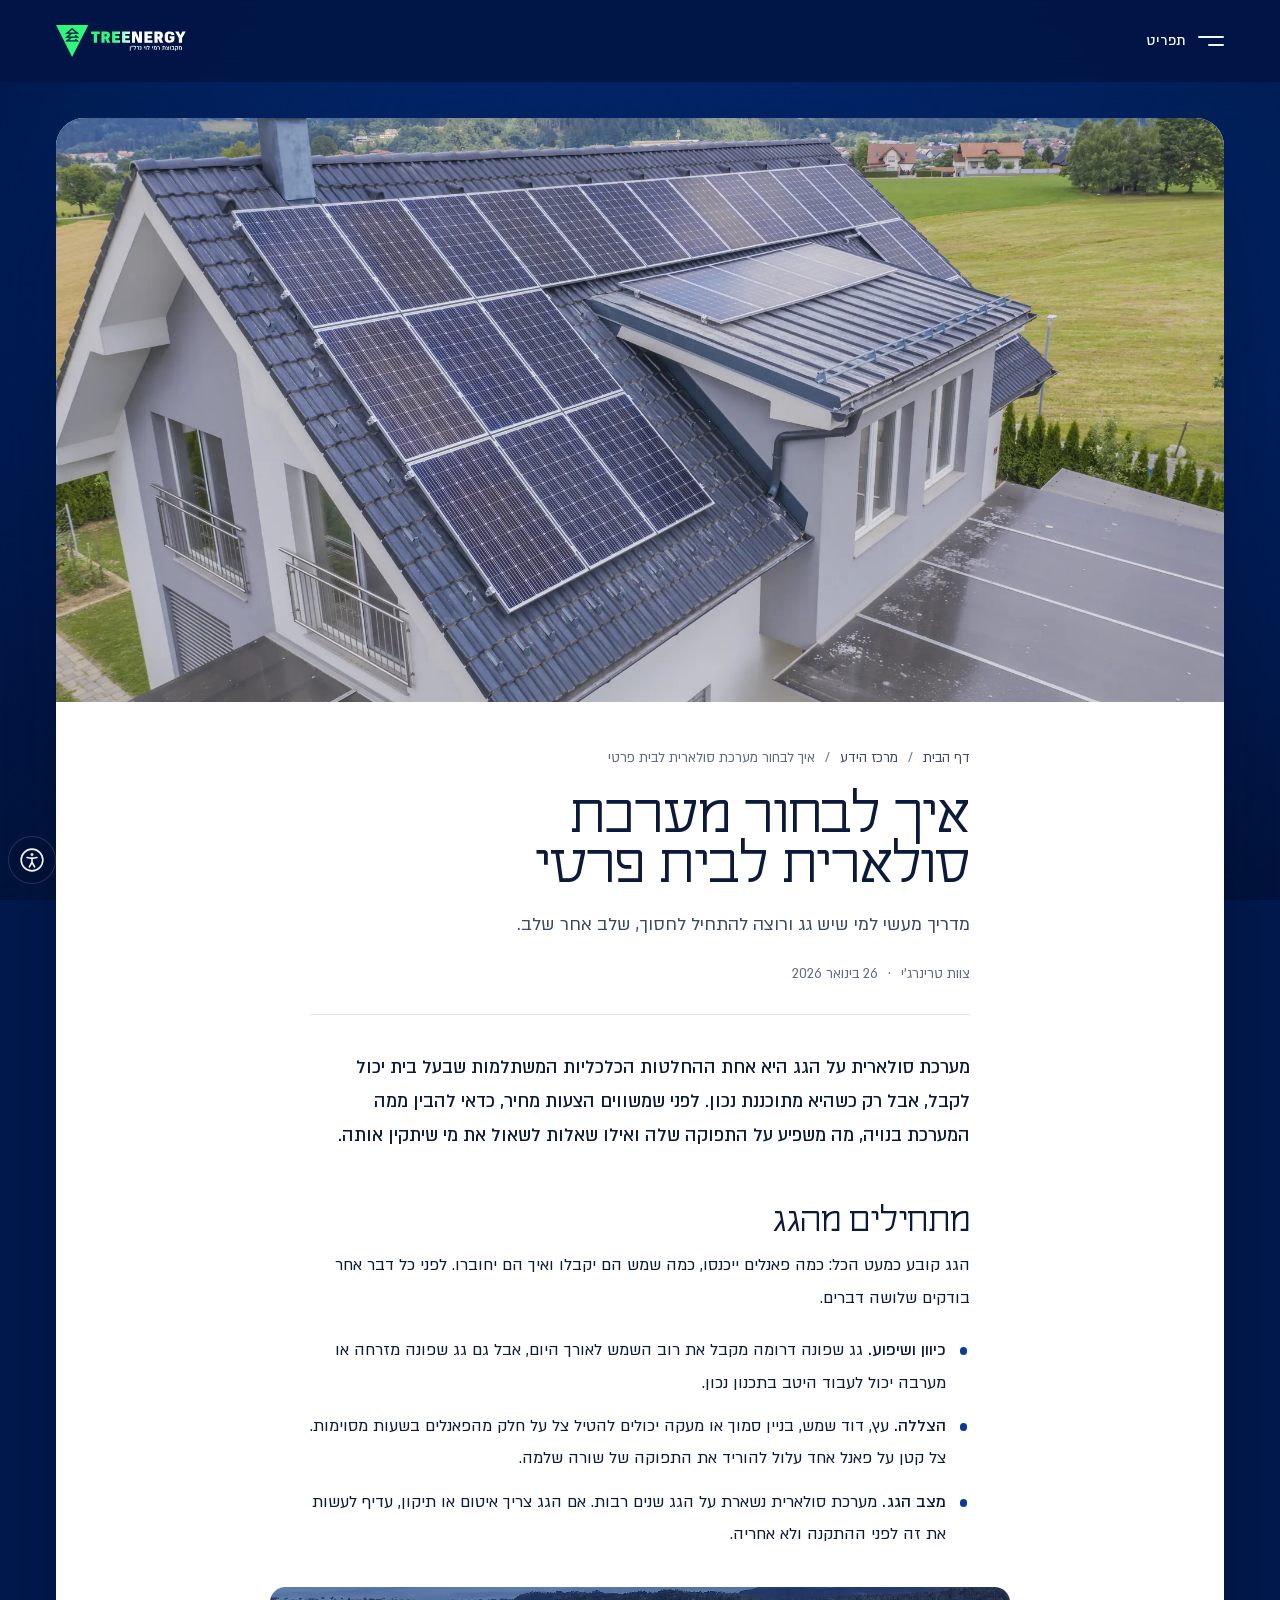
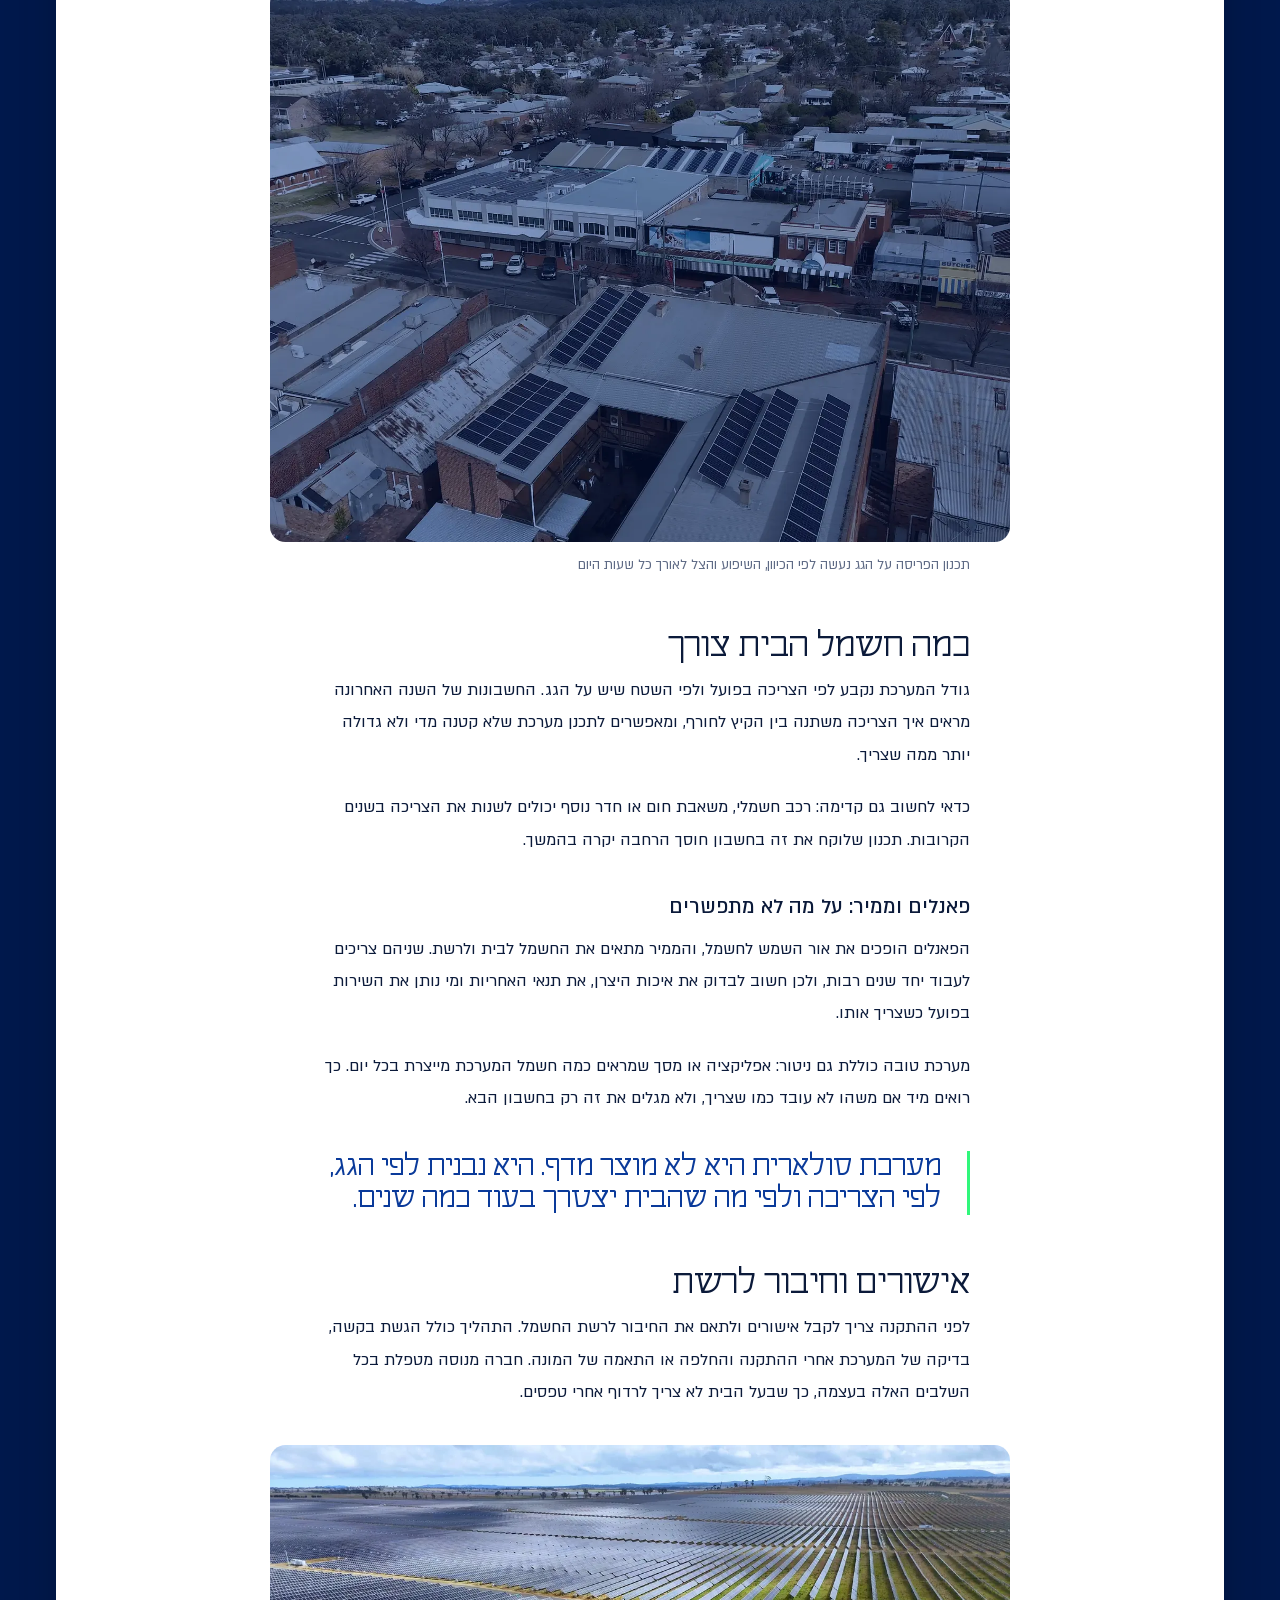
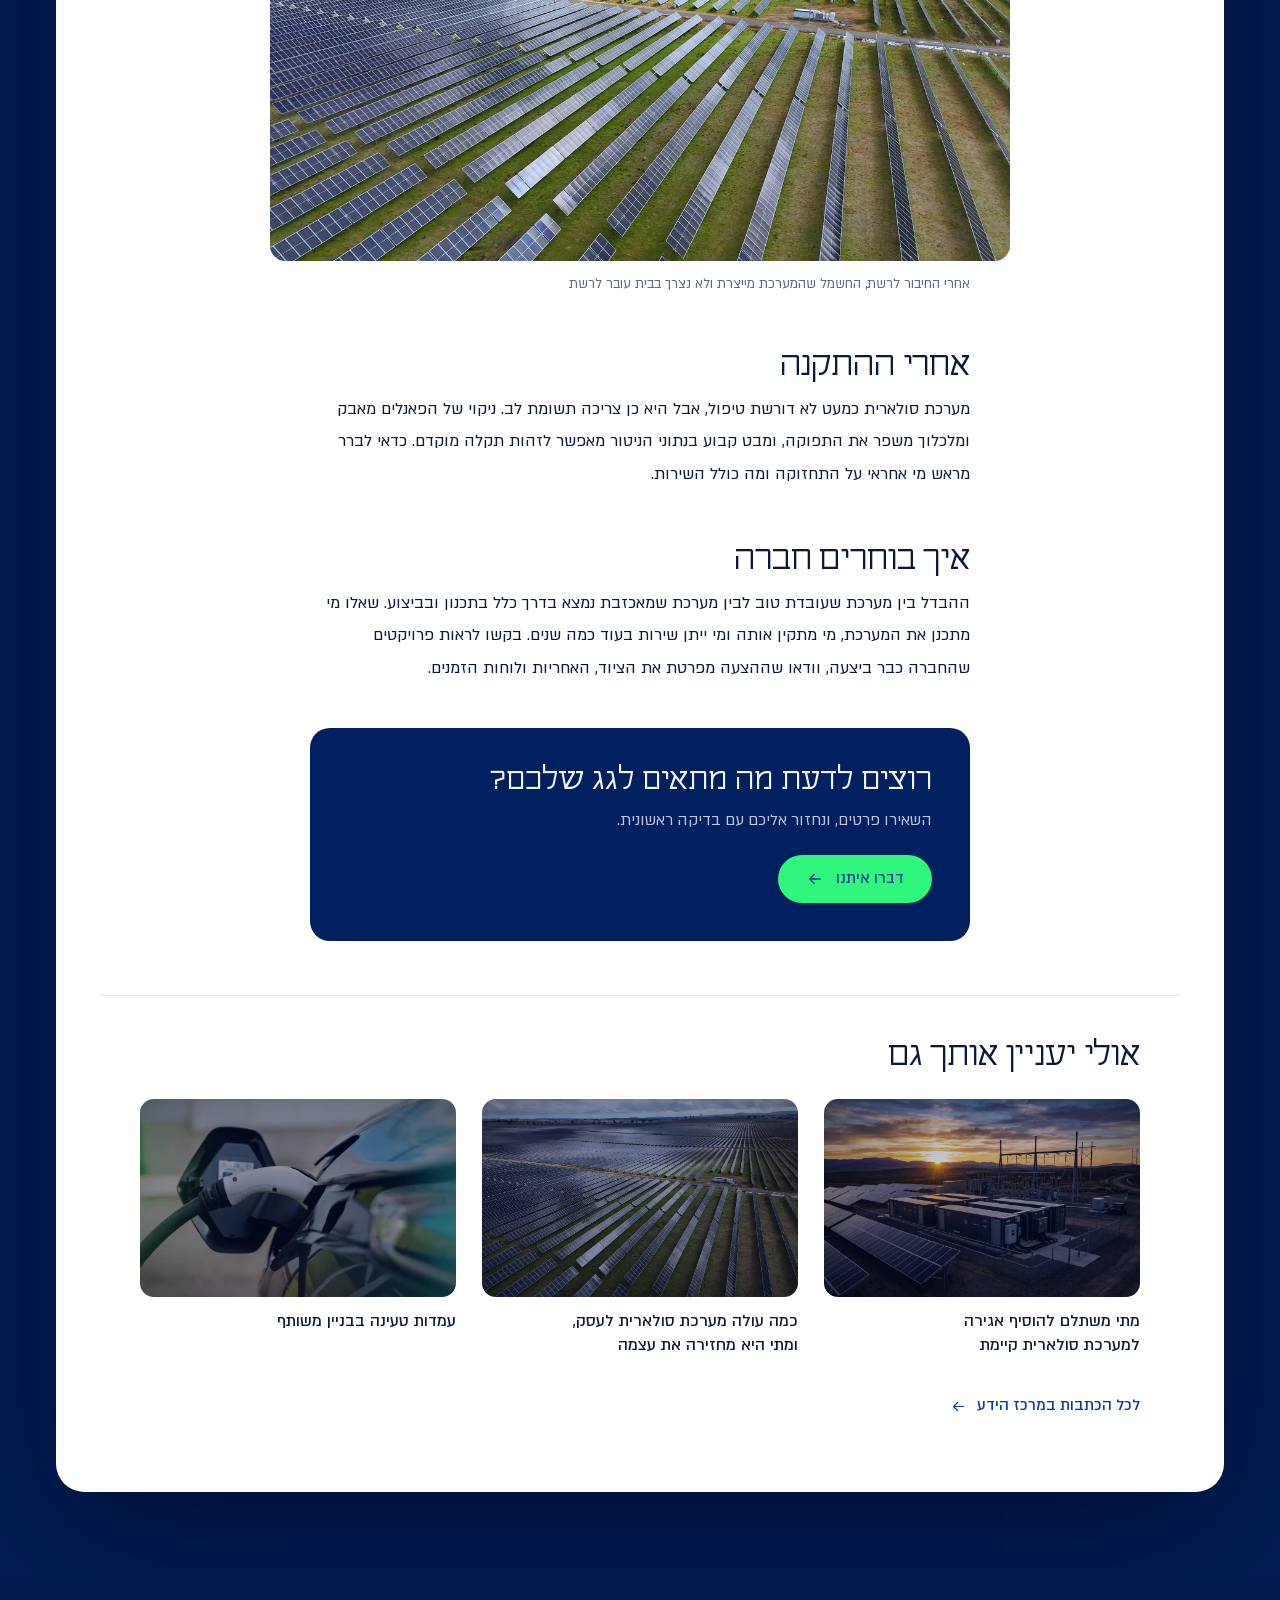
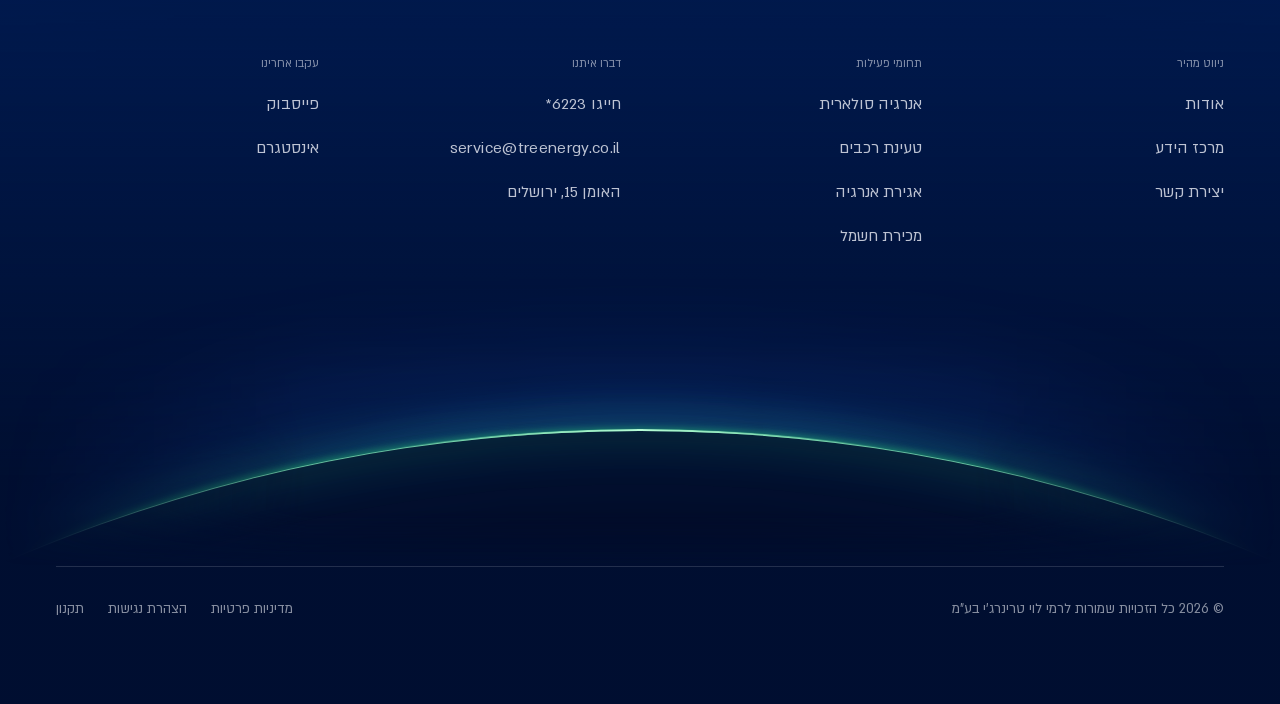
<file: article.html>
<!DOCTYPE html>
<html lang="he" dir="rtl" data-bg="brand" data-page="article">
<head>
<meta charset="utf-8">
<meta name="viewport" content="width=device-width, initial-scale=1, viewport-fit=cover">
<meta name="robots" content="noindex, nofollow">
<title>איך לבחור מערכת סולארית לבית פרטי | טרינרג'י</title>
<meta name="description" content="מדריך מעשי למי שיש גג ורוצה להתחיל לחסוך, שלב אחר שלב: הגג, הצריכה, הציוד, האישורים ובחירת החברה.">
<meta name="theme-color" content="#000B26">
<link rel="icon" href="assets/brand/mark.svg" type="image/svg+xml">
<link rel="preload" href="assets/fonts/hatzor-regular.woff2" as="font" type="font/woff2" crossorigin>
<link rel="preload" href="assets/fonts/almoni-medium-aaa.woff2" as="font" type="font/woff2" crossorigin>
<link rel="preload" href="assets/fonts/almoni-regular-aaa.woff2" as="font" type="font/woff2" crossorigin>
<link rel="preload" href="assets/img/kn-1-2000.webp" as="image">
<script>
  document.documentElement.classList.add("js");
  // the visitor's display choices (the accessibility panel) hold here too; "stop motion" counts as reduced motion
  (function (d) { var ax = {}; try { ax = JSON.parse(localStorage.getItem("tr-ax") || "{}"); } catch (e) {}
    window.__still = !!ax.still;
    ["contrast", "links", "read", "still"].forEach(function (k) { if (ax[k]) d.classList.add("ax-" + k); });
    if (ax.text) d.classList.add("ax-t" + ax.text); })(document.documentElement);
  if ("scrollRestoration" in history) history.scrollRestoration = "manual";
</script>
<link rel="stylesheet" href="assets/css/site.css?v=r39">
<link rel="stylesheet" href="assets/css/domain.css?v=r39">
<!-- the page's own files carry the round (?v=), so a visitor never gets this round's code with pieces of the last one from the cache -->
<script type="importmap">{"imports":{"./assets/js/ribbon.js":"./assets/js/ribbon.js?v=r39","./assets/js/arc-rings.js":"./assets/js/arc-rings.js?v=r39","./assets/js/sky.js":"./assets/js/sky.js?v=r39"}}</script>
<script type="module" src="assets/js/page.js?v=r39"></script>
<script type="module" src="assets/js/article.js?v=r39"></script>
</head>
<body>
<canvas id="sky" aria-hidden="true"></canvas>
<a class="hskip" href="#main">דלג לתוכן</a>

<header class="hd" id="hd">
  <div class="hd-start">
    <button class="mn-btn" type="button" aria-expanded="false" aria-controls="mn"><span class="mn-ic" aria-hidden="true"><i></i><i></i></span><span class="mn-lbl">תפריט</span></button>
  </div>
  <nav class="hd-rail" aria-label="ניווט באתר">
    <span class="hd-wire" aria-hidden="true"><i class="hd-fill"></i></span>
    <a class="hd-node" href="about.html"><i aria-hidden="true"></i><span>אודות</span></a>
    <a class="hd-node" href="solar.html"><i aria-hidden="true"></i><span>סולארי</span></a>
    <a class="hd-node" href="storage.html"><i aria-hidden="true"></i><span>אגירה</span></a>
    <a class="hd-node" href="charge.html"><i aria-hidden="true"></i><span>טעינה</span></a>
    <a class="hd-node is-here" href="knowledge.html" aria-current="true"><i aria-hidden="true"></i><span>מרכז ידע</span></a>
    <a class="hd-node" href="contact.html"><i aria-hidden="true"></i><span>צור קשר</span></a>
  </nav>
  <div class="hd-end">
    <a class="hd-cta" href="contact.html">כמה תוכל להרוויח</a>
    <a class="hd-tel" href="tel:*6223" aria-label="חייגו 6223*"><svg viewBox="0 0 24 24" fill="none" stroke="currentColor" stroke-width="1.6" stroke-linecap="round" stroke-linejoin="round" aria-hidden="true"><path d="M5 4h4l2 5-2.5 1.5a11 11 0 0 0 5 5L15 13l5 2v4a2 2 0 0 1-2 2A16 16 0 0 1 3 6a2 2 0 0 1 2-2"/></svg></a>
    <a class="hd-logo" href="index.html"><img src="assets/brand/logo-on-dark.svg" alt="טרינרג'י, לעמוד הבית" width="507" height="125"></a>
  </div>
</header>

<div class="mn" id="mn" role="dialog" aria-modal="true" aria-label="תפריט">
  <div class="mn-bg" aria-hidden="true"></div>
  <div class="mn-in">
    <div class="mn-top">
      <button class="mn-close" type="button"><span class="mn-x" aria-hidden="true"><i></i><i></i></span><span class="mn-lbl">סגירה</span></button>
      <img class="mn-logo" src="assets/brand/logo-on-dark.svg" alt="" width="507" height="125">
    </div>
    <nav class="mn-nav" aria-label="ניווט ראשי">
      <ol class="mn-list">
        <li class="mn-it"><a href="index.html"><span class="mn-t">דף הבית</span></a></li>
        <li class="mn-it"><a href="solar.html"><span class="mn-t">אנרגיה סולארית</span></a></li>
        <li class="mn-it"><a href="charge.html"><span class="mn-t">טעינת רכבים</span></a></li>
        <li class="mn-it"><a href="storage.html"><span class="mn-t">אגירת אנרגיה</span></a></li>
        <li class="mn-it"><a href="about.html"><span class="mn-t">אודות</span></a></li>
        <li class="mn-it"><a class="is-on" href="knowledge.html" aria-current="true"><span class="mn-t">מרכז הידע</span></a></li>
        <li class="mn-it"><a href="contact.html"><span class="mn-t">יצירת קשר</span></a></li>
      </ol>
    </nav>
    <div class="mn-side">
      <div class="mn-contact">
        <a class="mn-tel" href="tel:*6223"><svg viewBox="0 0 24 24" fill="none" stroke="currentColor" stroke-width="1.6" stroke-linecap="round" stroke-linejoin="round" aria-hidden="true"><path d="M5 4h4l2 5-2.5 1.5a11 11 0 0 0 5 5L15 13l5 2v4a2 2 0 0 1-2 2A16 16 0 0 1 3 6a2 2 0 0 1 2-2"/></svg>חייגו <span class="num">6223*</span></a>
      </div>
    </div>
  </div>
</div>

<main id="main" class="ap">

<!-- an article (client doc 5.11): a white sheet on the brand's blue night, like a news article: the picture on top, the main
     title, pictures between the paragraphs. The green reading line sits under the header bar and never rises over the logo.
     SKETCH ONLY: the title and subtitle are the draft's; the body is ours, written so the page reads for real until the client's
     articles come in (the draft had lorem). The articles will be uploaded by the client from the management panel. -->
<div class="ar-progress" aria-hidden="true"><i></i></div>

<article class="ar" aria-labelledby="ar-h">
  <div class="ar-sheet">
    <figure class="ar-hero">
      <img src="assets/img/kn-1-2000.webp" alt="בית פרטי עם פאנלים סולאריים על גג רעפים" width="2000" height="1332" fetchpriority="high" decoding="async">
    </figure>

    <header class="ar-head">
      <nav class="crumb" aria-label="מיקום באתר"><a href="index.html">דף הבית</a><span aria-hidden="true">/</span><a href="knowledge.html">מרכז הידע</a><span aria-hidden="true">/</span><span aria-current="page">איך לבחור מערכת סולארית לבית פרטי</span></nav>
      <h1 id="ar-h">איך לבחור מערכת סולארית לבית פרטי</h1>
      <p class="ar-sub">מדריך מעשי למי שיש גג ורוצה להתחיל לחסוך, שלב אחר שלב.</p>
      <p class="ar-meta"><span>צוות טרינרג'י</span><span aria-hidden="true">·</span><time datetime="2026-01-26">26 בינואר 2026</time></p>
    </header>

    <div class="ar-body" data-ar-body>
      <p class="ar-lead">מערכת סולארית על הגג היא אחת ההחלטות הכלכליות המשתלמות שבעל בית יכול לקבל, אבל רק כשהיא מתוכננת נכון. לפני שמשווים הצעות מחיר, כדאי להבין ממה המערכת בנויה, מה משפיע על התפוקה שלה ואילו שאלות לשאול את מי שיתקין אותה.</p>

      <h2>מתחילים מהגג</h2>
      <p>הגג קובע כמעט הכל: כמה פאנלים ייכנסו, כמה שמש הם יקבלו ואיך הם יחוברו. לפני כל דבר אחר בודקים שלושה דברים.</p>
      <ul>
        <li><strong>כיוון ושיפוע.</strong> גג שפונה דרומה מקבל את רוב השמש לאורך היום, אבל גם גג שפונה מזרחה או מערבה יכול לעבוד היטב בתכנון נכון.</li>
        <li><strong>הצללה.</strong> עץ, דוד שמש, בניין סמוך או מעקה יכולים להטיל צל על חלק מהפאנלים בשעות מסוימות. צל קטן על פאנל אחד עלול להוריד את התפוקה של שורה שלמה.</li>
        <li><strong>מצב הגג.</strong> מערכת סולארית נשארת על הגג שנים רבות. אם הגג צריך איטום או תיקון, עדיף לעשות את זה לפני ההתקנה ולא אחריה.</li>
      </ul>

      <figure class="ar-fig">
        <img src="assets/img/solar/pl-roofs.webp" alt="שורות של פאנלים סולאריים על גג" width="1400" height="1050" loading="lazy" decoding="async">
        <figcaption>תכנון הפריסה על הגג נעשה לפי הכיוון, השיפוע והצל לאורך כל שעות היום</figcaption>
      </figure>

      <h2>כמה חשמל הבית צורך</h2>
      <p>גודל המערכת נקבע לפי הצריכה בפועל ולפי השטח שיש על הגג. החשבונות של השנה האחרונה מראים איך הצריכה משתנה בין הקיץ לחורף, ומאפשרים לתכנן מערכת שלא קטנה מדי ולא גדולה יותר ממה שצריך.</p>
      <p>כדאי לחשוב גם קדימה: רכב חשמלי, משאבת חום או חדר נוסף יכולים לשנות את הצריכה בשנים הקרובות. תכנון שלוקח את זה בחשבון חוסך הרחבה יקרה בהמשך.</p>

      <h3>פאנלים וממיר: על מה לא מתפשרים</h3>
      <p>הפאנלים הופכים את אור השמש לחשמל, והממיר מתאים את החשמל לבית ולרשת. שניהם צריכים לעבוד יחד שנים רבות, ולכן חשוב לבדוק את איכות היצרן, את תנאי האחריות ומי נותן את השירות בפועל כשצריך אותו.</p>
      <p>מערכת טובה כוללת גם ניטור: אפליקציה או מסך שמראים כמה חשמל המערכת מייצרת בכל יום. כך רואים מיד אם משהו לא עובד כמו שצריך, ולא מגלים את זה רק בחשבון הבא.</p>

      <blockquote class="ar-quote"><p>מערכת סולארית היא לא מוצר מדף. היא נבנית לפי הגג, לפי הצריכה ולפי מה שהבית יצטרך בעוד כמה שנים.</p></blockquote>

      <h2>אישורים וחיבור לרשת</h2>
      <p>לפני ההתקנה צריך לקבל אישורים ולתאם את החיבור לרשת החשמל. התהליך כולל הגשת בקשה, בדיקה של המערכת אחרי ההתקנה והחלפה או התאמה של המונה. חברה מנוסה מטפלת בכל השלבים האלה בעצמה, כך שבעל הבית לא צריך לרדוף אחרי טפסים.</p>

      <figure class="ar-fig">
        <img src="assets/img/prj-1-1200.webp" alt="שדה של פאנלים סולאריים מחובר לרשת" width="1200" height="675" loading="lazy" decoding="async">
        <figcaption>אחרי החיבור לרשת, החשמל שהמערכת מייצרת ולא נצרך בבית עובר לרשת</figcaption>
      </figure>

      <h2>אחרי ההתקנה</h2>
      <p>מערכת סולארית כמעט לא דורשת טיפול, אבל היא כן צריכה תשומת לב. ניקוי של הפאנלים מאבק ומלכלוך משפר את התפוקה, ומבט קבוע בנתוני הניטור מאפשר לזהות תקלה מוקדם. כדאי לברר מראש מי אחראי על התחזוקה ומה כולל השירות.</p>

      <h2>איך בוחרים חברה</h2>
      <p>ההבדל בין מערכת שעובדת טוב לבין מערכת שמאכזבת נמצא בדרך כלל בתכנון ובביצוע. שאלו מי מתכנן את המערכת, מי מתקין אותה ומי ייתן שירות בעוד כמה שנים. בקשו לראות פרויקטים שהחברה כבר ביצעה, וודאו שההצעה מפרטת את הציוד, האחריות ולוחות הזמנים.</p>

      <aside class="ar-cta" aria-labelledby="ar-cta-h">
        <p class="ar-cta-h" id="ar-cta-h">רוצים לדעת מה מתאים לגג שלכם?</p>
        <p>השאירו פרטים, ונחזור אליכם עם בדיקה ראשונית.</p>
        <a class="btn" href="contact.html">דברו איתנו<svg viewBox="0 0 24 24" fill="none" stroke="currentColor" stroke-width="1.8" stroke-linecap="round" stroke-linejoin="round" aria-hidden="true"><path d="M19 12H5M11 6l-6 6 6 6"/></svg></a>
      </aside>
    </div>

    <section class="ar-more" aria-labelledby="ar-more-h">
      <h2 id="ar-more-h">אולי יעניין אותך גם</h2>
      <ul class="ar-more-list">
        <li><a href="article.html"><figure><img src="assets/img/dom-storage-1200.webp" alt="" width="1200" height="670" loading="lazy" decoding="async"></figure><span>מתי משתלם להוסיף אגירה למערכת סולארית קיימת</span></a></li>
        <li><a href="article.html"><figure><img src="assets/img/dom-solar-1200.webp" alt="" width="1200" height="675" loading="lazy" decoding="async"></figure><span>כמה עולה מערכת סולארית לעסק, ומתי היא מחזירה את עצמה</span></a></li>
        <li><a href="article.html"><figure><img src="assets/img/dom-charge-1200.webp" alt="" width="1200" height="675" loading="lazy" decoding="async"></figure><span>עמדות טעינה בבניין משותף</span></a></li>
      </ul>
      <a class="ar-all" href="knowledge.html">לכל הכתבות במרכז הידע<svg viewBox="0 0 24 24" fill="none" stroke="currentColor" stroke-width="1.6" stroke-linecap="round" stroke-linejoin="round" aria-hidden="true"><path d="M19 12H5M11 6l-6 6 6 6"/></svg></a>
    </section>
  </div>
</article>

</main>

<footer class="ft" id="ft">
  <div class="ft-cols">
    <nav class="ft-col" aria-label="ניווט מהיר"><p class="ft-k">ניווט מהיר</p><a href="about.html">אודות</a><a href="knowledge.html" aria-current="true">מרכז הידע</a><a href="contact.html">יצירת קשר</a></nav>
    <nav class="ft-col" aria-label="תחומי פעילות"><p class="ft-k">תחומי פעילות</p><a href="solar.html">אנרגיה סולארית</a><a href="charge.html">טעינת רכבים</a><a href="storage.html">אגירת אנרגיה</a><span class="ft-soon">מכירת חשמל</span></nav>
    <div class="ft-col"><p class="ft-k">דברו איתנו</p><a href="tel:*6223">חייגו <span class="num">6223*</span></a><a class="lat" href="mailto:service@treenergy.co.il">service@treenergy.co.il</a><span>האומן 15, ירושלים</span></div>
    <div class="ft-col"><p class="ft-k">עקבו אחרינו</p><a href="https://www.facebook.com/treenergygroup" target="_blank" rel="noopener">פייסבוק</a><a href="https://www.instagram.com/treenergygroup" target="_blank" rel="noopener">אינסטגרם</a></div>
  </div>
  <div class="ft-sky" aria-hidden="true"><i class="ft-glow"></i><i class="ft-rim"></i></div>
  <div class="ft-base">
    <p>© <span data-year>2026</span> כל הזכויות שמורות לרמי לוי טרינרג'י בע"מ</p>
    <nav class="ft-legal" aria-label="מידע משפטי"><a href="privacy.html">מדיניות פרטיות</a><a href="accessibility.html">הצהרת נגישות</a><a href="terms.html">תקנון</a></nav>
  </div>
</footer>


<button class="ax-btn" type="button" aria-label="נגישות: התאמות תצוגה" aria-expanded="false" aria-controls="ax"><svg viewBox="0 0 24 24" fill="none" stroke="currentColor" stroke-width="1.5" stroke-linecap="round" stroke-linejoin="round" aria-hidden="true"><circle cx="12" cy="12" r="10"/><circle cx="12" cy="7" r="1.3" fill="currentColor" stroke="none"/><path d="M7.4 9.7c3.1.8 6.1.8 9.2 0M12 10.6v3.5l-2.4 4.2M12 14.1l2.4 4.2"/></svg></button>
<div class="ax-scrim" aria-hidden="true"></div>
<div class="ax" id="ax" role="dialog" aria-modal="true" aria-labelledby="ax-h" inert>
  <div class="ax-top">
    <h2 id="ax-h">התאמות נגישות</h2>
    <button class="ax-x" type="button" aria-label="סגירת התאמות הנגישות"><svg viewBox="0 0 24 24" fill="none" stroke="currentColor" stroke-width="1.6" stroke-linecap="round" aria-hidden="true"><path d="M6 6l12 12M18 6L6 18"/></svg></button>
  </div>
  <div class="ax-size" role="group" aria-labelledby="ax-size-l">
    <p class="ax-lbl" id="ax-size-l">גודל הטקסט</p>
    <div class="ax-seg"><button type="button" data-text="0" aria-pressed="true">רגיל</button><button type="button" data-text="1" aria-pressed="false">גדול</button><button type="button" data-text="2" aria-pressed="false">גדול מאוד</button></div>
  </div>
  <ul class="ax-list">
    <li><button type="button" data-ax="contrast" aria-pressed="false"><span>ניגודיות גבוהה</span><i aria-hidden="true"></i></button></li>
    <li><button type="button" data-ax="links" aria-pressed="false"><span>הדגשת קישורים</span><i aria-hidden="true"></i></button></li>
    <li><button type="button" data-ax="read" aria-pressed="false"><span>גופן קריא</span><i aria-hidden="true"></i></button></li>
    <li><button type="button" data-ax="still" aria-pressed="false"><span>עצירת תנועה</span><i aria-hidden="true"></i></button></li>
  </ul>
  <div class="ax-foot"><button class="ax-reset" type="button">איפוס הבחירות</button><p>נשמר לביקור הבא</p></div>
</div>
</body>
</html>
</file>
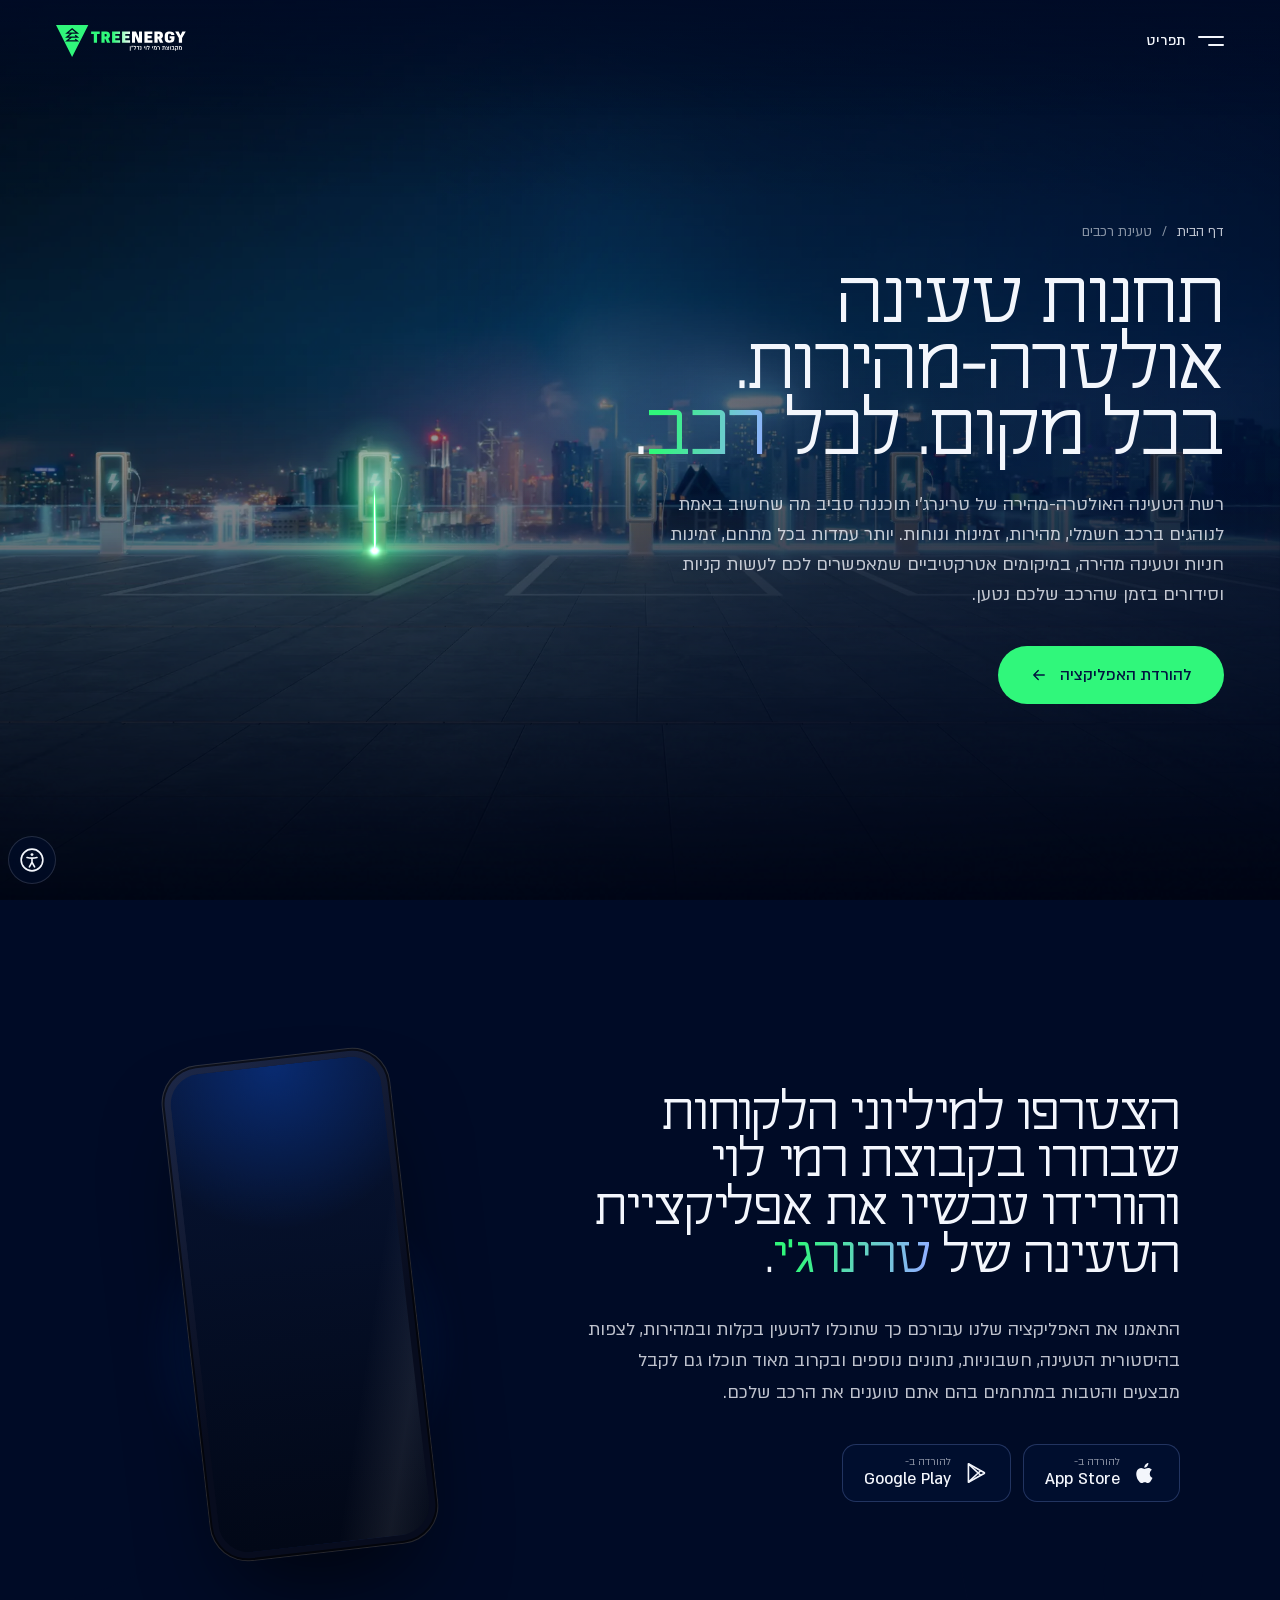
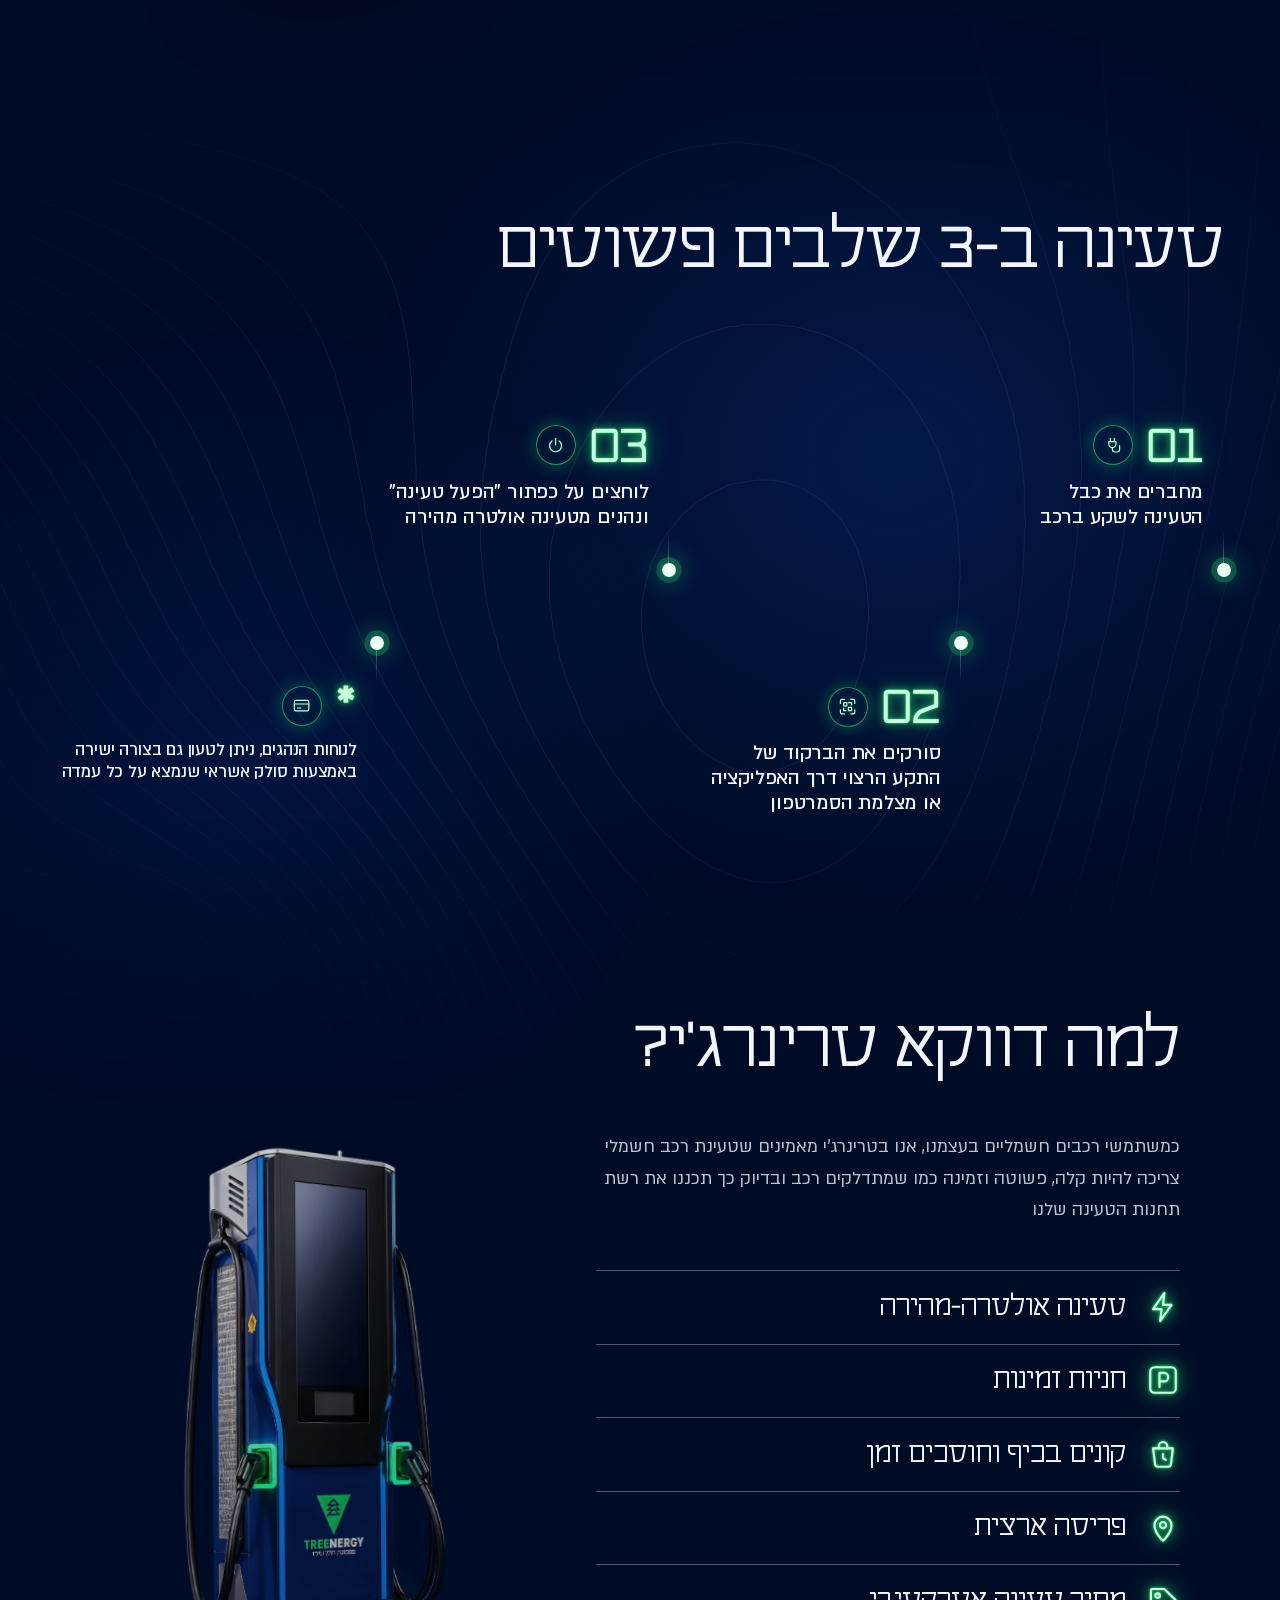
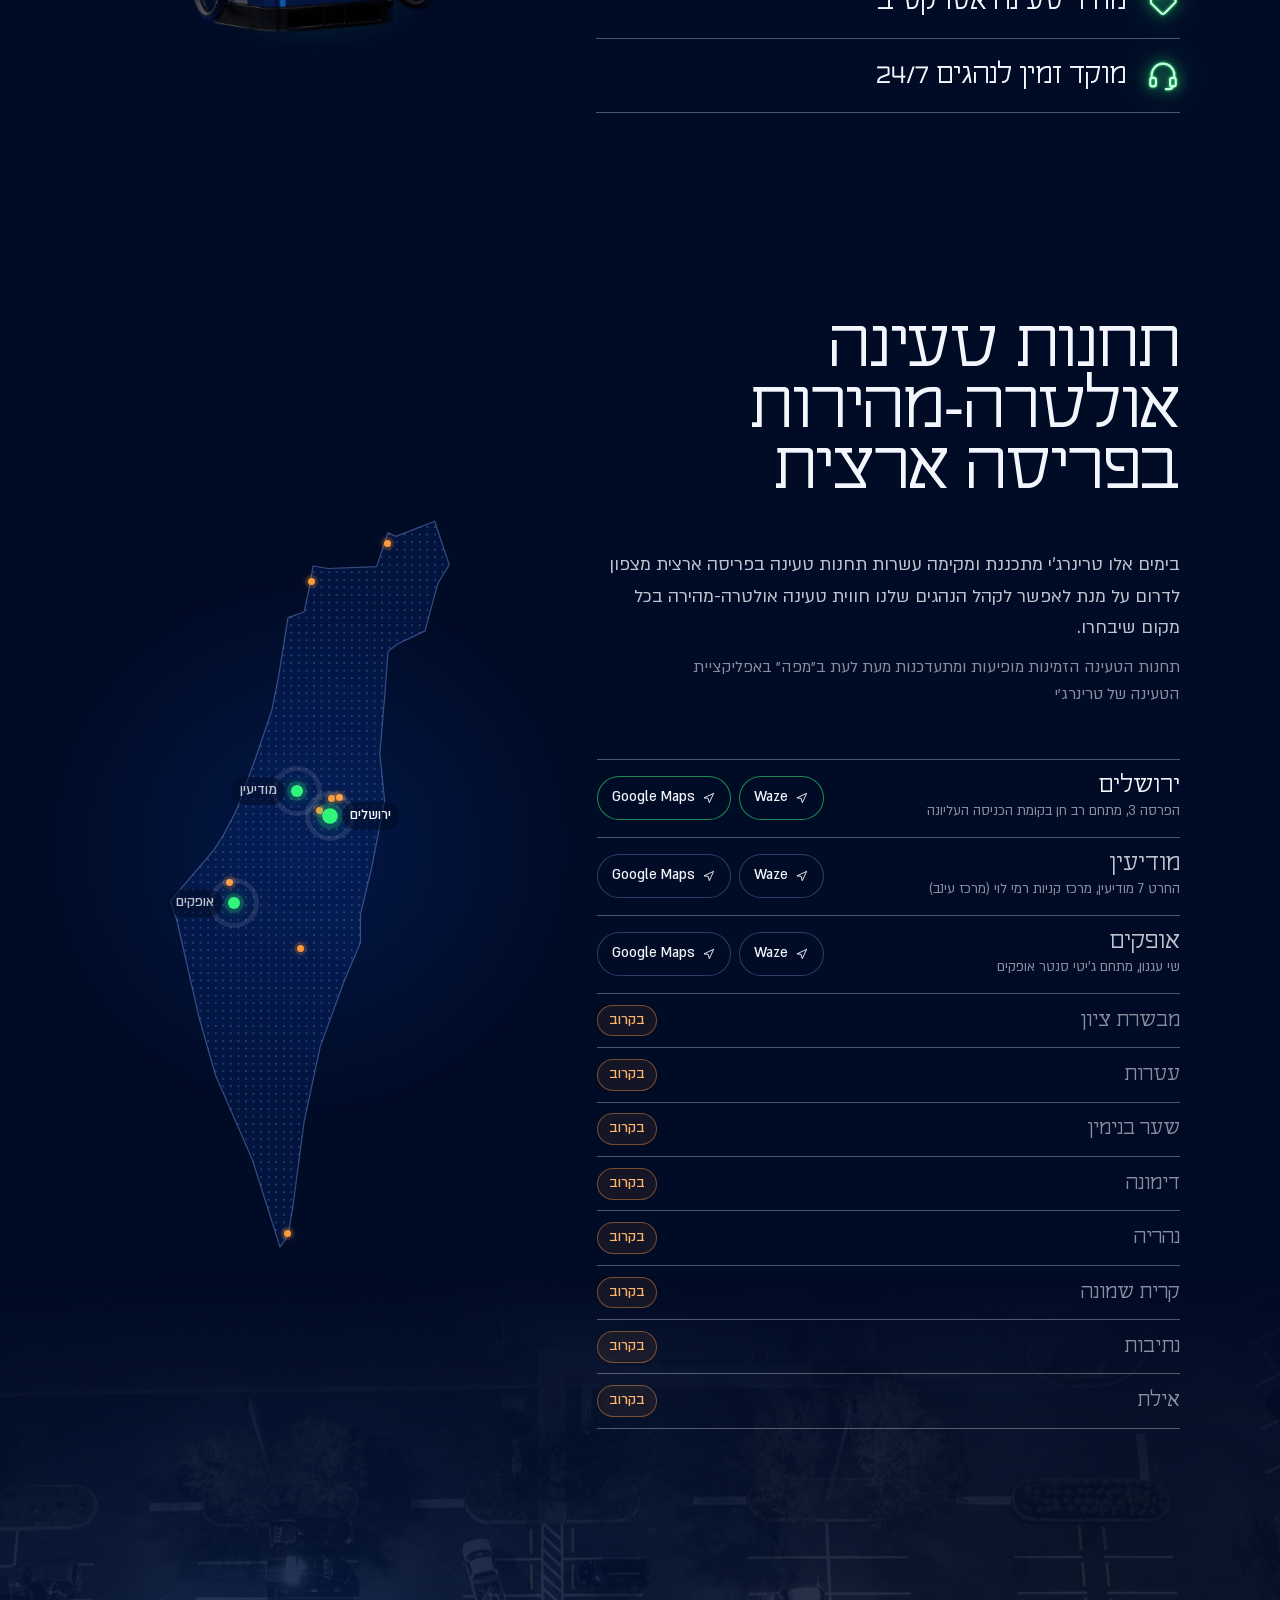
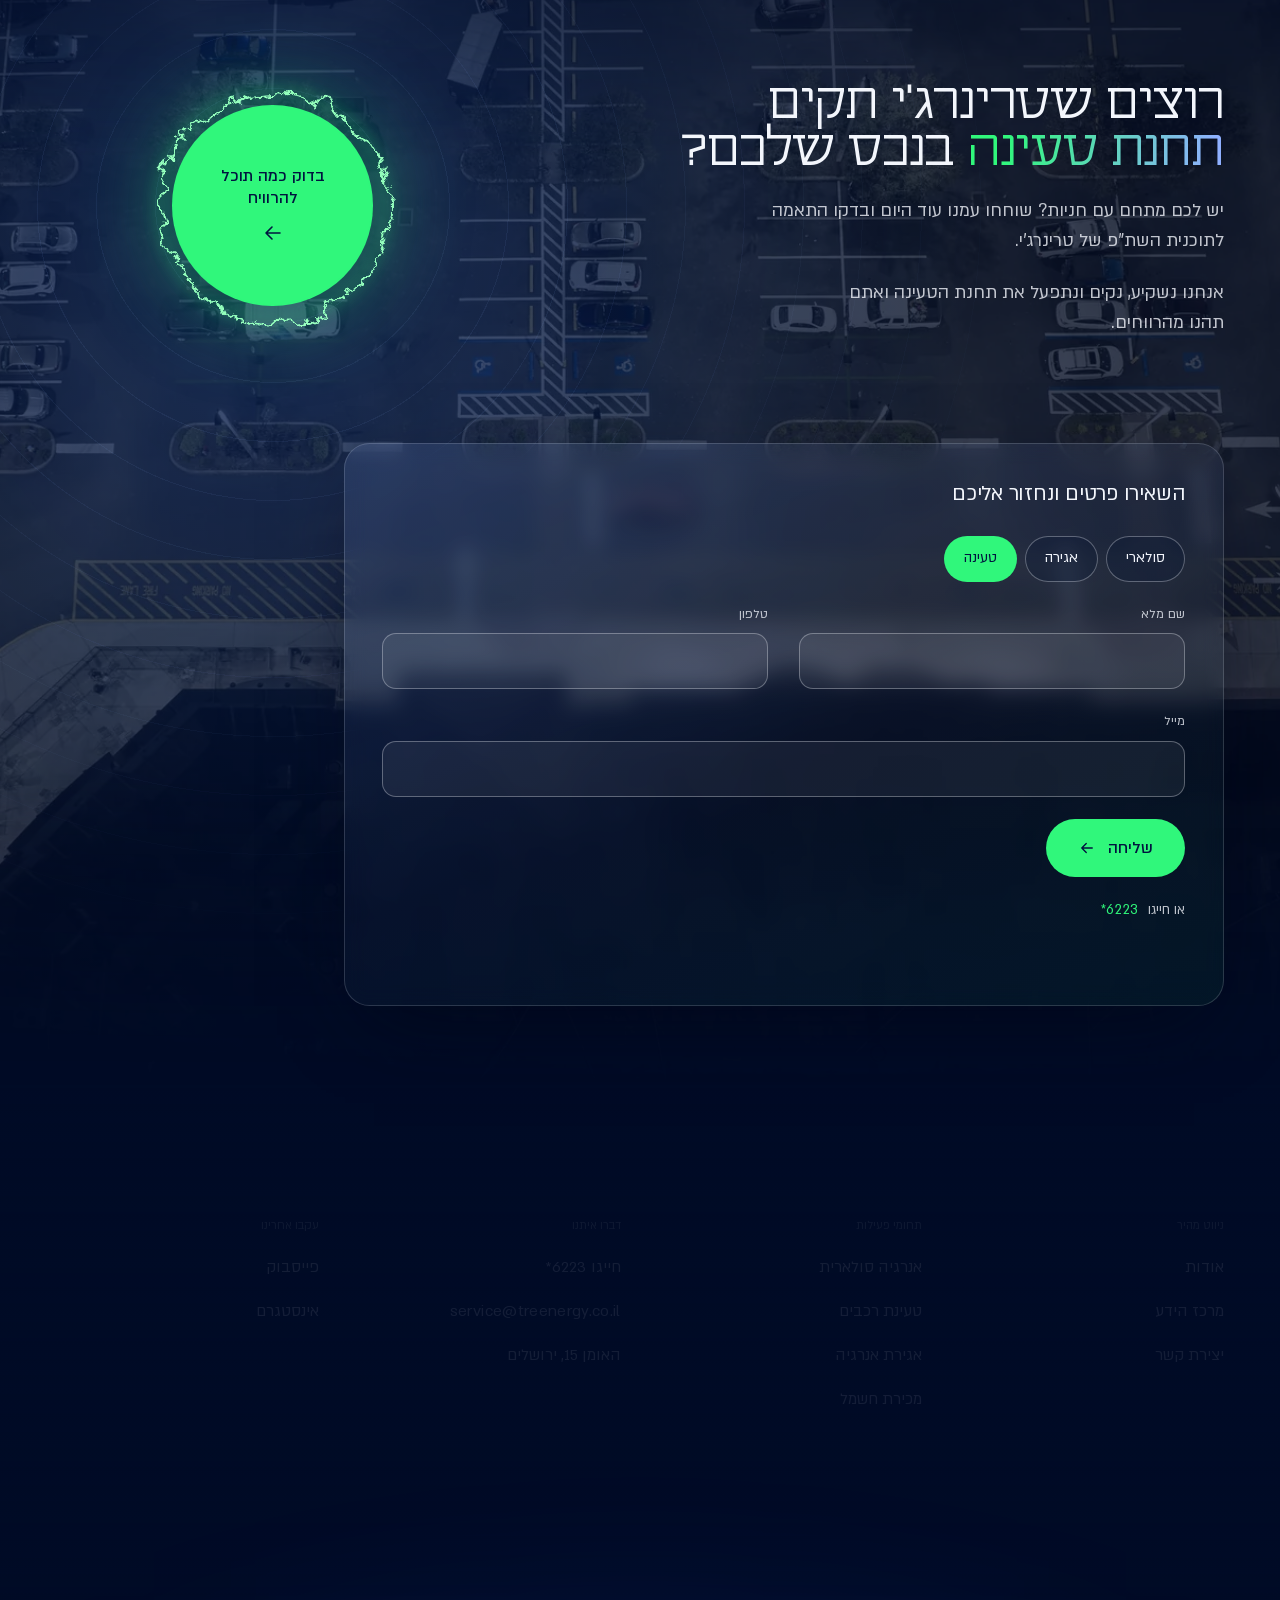
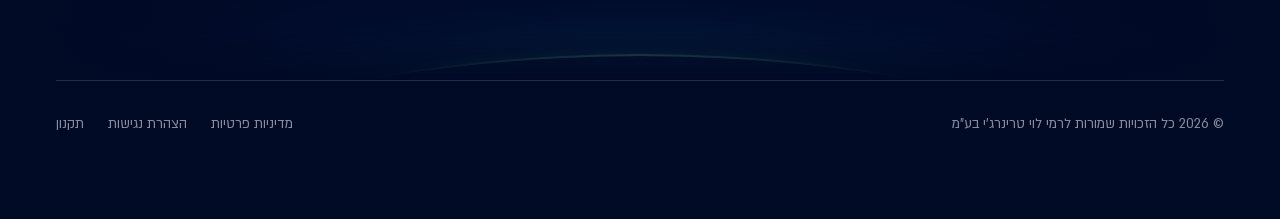
<file: charge.html>
<!DOCTYPE html>
<html lang="he" dir="rtl">
<head>
<meta charset="utf-8">
<meta name="viewport" content="width=device-width, initial-scale=1, viewport-fit=cover">
<meta name="robots" content="noindex, nofollow">
<title>טעינת רכבים | טרינרג'י</title>
<meta name="description" content="רשת תחנות הטעינה האולטרה-מהירה של טרינרג'י: יותר עמדות בכל מתחם, חניות זמינות וטעינה מהירה, בפריסה ארצית ובאפליקציה אחת.">
<meta name="theme-color" content="#000B26">
<link rel="icon" href="assets/brand/mark.svg" type="image/svg+xml">
<link rel="preload" href="assets/fonts/hatzor-regular.woff2" as="font" type="font/woff2" crossorigin>
<link rel="preload" href="assets/fonts/almoni-medium-aaa.woff2" as="font" type="font/woff2" crossorigin>
<link rel="preload" href="assets/fonts/almoni-regular-aaa.woff2" as="font" type="font/woff2" crossorigin>
<link rel="preload" href="assets/img/charge/hero-w.webp" as="image" media="(min-aspect-ratio:9/10)">
<link rel="preload" href="assets/img/charge/hero-t.webp" as="image" media="(max-aspect-ratio:9/10)">
<script>
  document.documentElement.classList.add("js");
  // the visitor's display choices (the accessibility panel) hold here too; "stop motion" counts as reduced motion
  (function (d) { var ax = {}; try { ax = JSON.parse(localStorage.getItem("tr-ax") || "{}"); } catch (e) {}
    window.__still = !!ax.still;
    ["contrast", "links", "read", "still"].forEach(function (k) { if (ax[k]) d.classList.add("ax-" + k); });
    if (ax.text) d.classList.add("ax-t" + ax.text); })(document.documentElement);
  if ("scrollRestoration" in history) history.scrollRestoration = "manual";
</script>
<link rel="stylesheet" href="assets/css/site.css?v=r39">
<link rel="stylesheet" href="assets/css/domain.css?v=r39">
<!-- the page's own files carry the round (?v=), so a visitor never gets this round's code with pieces of the last one from the cache -->
<script type="importmap">{"imports":{"./assets/js/ribbon.js":"./assets/js/ribbon.js?v=r39","./assets/js/arc-rings.js":"./assets/js/arc-rings.js?v=r39","./assets/js/sky.js":"./assets/js/sky.js?v=r39"}}</script>
<script defer src="vendor/gsap/gsap.min.js"></script>
<script defer src="vendor/lenis/lenis.min.js"></script>
<script type="module" src="assets/js/page.js?v=r39"></script>
<script type="module" src="assets/js/domain.js?v=r39"></script>
</head>
<body>
<canvas id="sky" aria-hidden="true"></canvas>
<a class="hskip" href="#main">דלג לתוכן</a>

<!-- header: the power line, whole on a domain page; this domain's node is where the visitor stands -->
<header class="hd" id="hd">
  <div class="hd-start">
    <button class="mn-btn" type="button" aria-expanded="false" aria-controls="mn"><span class="mn-ic" aria-hidden="true"><i></i><i></i></span><span class="mn-lbl">תפריט</span></button>
  </div>
  <nav class="hd-rail" aria-label="ניווט באתר">
    <span class="hd-wire" aria-hidden="true"><i class="hd-fill"></i></span>
    <a class="hd-node" href="about.html"><i aria-hidden="true"></i><span>אודות</span></a>
    <a class="hd-node" href="solar.html"><i aria-hidden="true"></i><span>סולארי</span></a>
    <a class="hd-node" href="storage.html"><i aria-hidden="true"></i><span>אגירה</span></a>
    <a class="hd-node is-here" href="charge.html" aria-current="page"><i aria-hidden="true"></i><span>טעינה</span></a>
    <a class="hd-node" href="knowledge.html"><i aria-hidden="true"></i><span>מרכז ידע</span></a>
    <a class="hd-node" href="contact.html"><i aria-hidden="true"></i><span>צור קשר</span></a>
  </nav>
  <div class="hd-end">
    <a class="hd-cta" href="#contact">כמה תוכל להרוויח</a>
    <a class="hd-tel" href="tel:*6223" aria-label="חייגו 6223*"><svg viewBox="0 0 24 24" fill="none" stroke="currentColor" stroke-width="1.6" stroke-linecap="round" stroke-linejoin="round" aria-hidden="true"><path d="M5 4h4l2 5-2.5 1.5a11 11 0 0 0 5 5L15 13l5 2v4a2 2 0 0 1-2 2A16 16 0 0 1 3 6a2 2 0 0 1 2-2"/></svg></a>
    <a class="hd-logo" href="index.html"><img src="assets/brand/logo-on-dark.svg" alt="טרינרג'י, לעמוד הבית" width="507" height="125"></a>
  </div>
</header>

<!-- the menu: a quiet room. The night closes over the page and the list rises line by line -->
<div class="mn" id="mn" role="dialog" aria-modal="true" aria-label="תפריט">
  <div class="mn-bg" aria-hidden="true"></div>
  <div class="mn-in">
    <div class="mn-top">
      <button class="mn-close" type="button"><span class="mn-x" aria-hidden="true"><i></i><i></i></span><span class="mn-lbl">סגירה</span></button>
      <img class="mn-logo" src="assets/brand/logo-on-dark.svg" alt="" width="507" height="125">
    </div>
    <nav class="mn-nav" aria-label="ניווט ראשי">
      <ol class="mn-list">
        <li class="mn-it"><a href="index.html"><span class="mn-t">דף הבית</span></a></li>
        <li class="mn-it"><a href="solar.html"><span class="mn-t">אנרגיה סולארית</span></a></li>
        <li class="mn-it"><a class="is-on" href="charge.html" aria-current="page"><span class="mn-t">טעינת רכבים</span></a></li>
        <li class="mn-it"><a href="storage.html"><span class="mn-t">אגירת אנרגיה</span></a></li>
        <li class="mn-it"><a href="about.html"><span class="mn-t">אודות</span></a></li>
        <li class="mn-it"><a href="knowledge.html"><span class="mn-t">מרכז הידע</span></a></li>
        <li class="mn-it"><a href="contact.html"><span class="mn-t">יצירת קשר</span></a></li>
      </ol>
    </nav>
    <div class="mn-side">
      <div class="mn-contact">
        <a class="mn-tel" href="tel:*6223"><svg viewBox="0 0 24 24" fill="none" stroke="currentColor" stroke-width="1.6" stroke-linecap="round" stroke-linejoin="round" aria-hidden="true"><path d="M5 4h4l2 5-2.5 1.5a11 11 0 0 0 5 5L15 13l5 2v4a2 2 0 0 1-2 2A16 16 0 0 1 3 6a2 2 0 0 1 2-2"/></svg>חייגו <span class="num">6223*</span></a>
      </div>
    </div>
  </div>
</div>

<main id="main" class="dp">

<!-- the opening and the app share one trail: it is born at a charger in the picture, comes down the open side past the
     words, crosses to the start rail above the app and leaves by that side under the store buttons -->
<div class="dp-flow">
  <svg class="dp-trail" aria-hidden="true" focusable="false"></svg>

  <!-- SKETCH: the client's own charger render replaces this picture when it arrives (document, cover row) -->
  <!-- data-spark: the charger's screen lights first, the energy runs down its post to the ground (data-foot: the foot's
       height in the picture, wide and tall) and waits there for the scroll -->
  <section class="sh" aria-labelledby="sh-h" data-birth="805,724,540,1044" data-foot="820,1188" data-spark>
    <div class="sh-pic" aria-hidden="true">
      <picture>
        <source media="(min-aspect-ratio:9/10)" srcset="assets/img/charge/hero-w.webp" width="2400" height="1340">
        <img src="assets/img/charge/hero-t.webp" alt="" width="1080" height="1935" fetchpriority="high" decoding="async">
      </picture>
    </div>
    <span class="sh-spark" aria-hidden="true"></span>
    <span class="sh-pool" aria-hidden="true"></span>
    <div class="sh-say">
      <nav class="crumb" aria-label="מיקום באתר"><a href="index.html">דף הבית</a><span aria-hidden="true">/</span><span aria-current="page">טעינת רכבים</span></nav>
      <h1 id="sh-h"><span class="sh-l">תחנות טעינה <span class="sh-nw">אולטרה-מהירות.</span></span> <span class="sh-l">בכל מקום. לכל <span class="gword">רכב</span>.</span></h1>
      <p class="sh-lead">רשת הטעינה האולטרה-מהירה של טרינרג'י תוכננה סביב מה שחשוב באמת לנוהגים ברכב חשמלי, מהירות, זמינות ונוחות. יותר עמדות בכל מתחם, זמינות חניות וטעינה מהירה, במיקומים אטרקטיביים שמאפשרים לכם לעשות קניות וסידורים בזמן שהרכב שלכם נטען.</p>
      <a class="btn btn-lg" href="#app" data-cta-origin>להורדת האפליקציה<svg viewBox="0 0 24 24" fill="none" stroke="currentColor" stroke-width="1.8" stroke-linecap="round" stroke-linejoin="round" aria-hidden="true"><path d="M19 12H5M11 6l-6 6 6 6"/></svg></a>
    </div>
  </section>

  <!-- the app: the words and the two stores on the start side, the phone tilted on the other -->
  <section class="app" id="app" aria-labelledby="app-h">
    <div class="app-say">
      <h2 id="app-h" data-drift="30">הצטרפו למיליוני הלקוחות שבחרו בקבוצת רמי לוי והורידו עכשיו את אפליקציית הטעינה של <span class="gword">טרינרג'י</span>.</h2>
      <p class="app-p">התאמנו את האפליקציה שלנו עבורכם כך שתוכלו להטעין בקלות ובמהירות, לצפות בהיסטורית הטעינה, חשבוניות, נתונים נוספים ובקרוב מאוד תוכלו גם לקבל מבצעים והטבות במתחמים בהם אתם טוענים את הרכב שלכם.</p>
      <div class="app-stores" data-flow-end>
        <a class="store" href="https://apps.apple.com/il/app/treenergy-ev-charge/id6751502758?l=he" target="_blank" rel="noopener"><svg viewBox="0 0 24 24" fill="currentColor" aria-hidden="true" focusable="false"><path d="M16.4 12.6c0-2.3 1.9-3.4 2-3.5-1.1-1.6-2.8-1.8-3.4-1.8-1.4-.1-2.8.9-3.5.9-.7 0-1.8-.8-3-.8-1.5 0-3 .9-3.8 2.3-1.6 2.8-.4 7 1.2 9.3.8 1.1 1.7 2.4 2.9 2.3 1.2 0 1.6-.7 3-.7s1.8.7 3 .7c1.3 0 2.1-1.1 2.8-2.3.9-1.3 1.3-2.6 1.3-2.6s-2.5-1-2.5-3.8zM14.1 5.8c.6-.8 1.1-1.9 1-3-.9 0-2.1.6-2.7 1.4-.6.7-1.1 1.8-1 2.9 1 .1 2.1-.5 2.7-1.3z"/></svg><span><small>להורדה ב-</small><b lang="en" dir="ltr">App Store</b></span></a>
        <a class="store" href="https://play.google.com/store/apps/details?id=energy.wevo.treenergy&amp;hl=he" target="_blank" rel="noopener"><svg viewBox="0 0 24 24" fill="none" stroke="currentColor" stroke-width="1.5" stroke-linejoin="round" aria-hidden="true" focusable="false"><path d="M5 3.5v17l9-8.5z"/><path d="M5 3.5l11.5 6.4L14 12.0M5 20.5l11.5-6.4L14 12"/><path d="M16.5 9.9l3 1.7c.4.2.4.6 0 .8l-3 1.7"/></svg><span><small>להורדה ב-</small><b lang="en" dir="ltr">Google Play</b></span></a>
      </div>
    </div>
    <!-- SKETCH: the app's screenshot comes from the client (document, row 2); the screen holds a placeholder -->
    <figure class="app-fig" aria-hidden="true">
      <div class="phone" data-drift="-26" data-tilt>
        <div class="phone-scr">
          <img class="phone-mark" src="assets/brand/mark.svg" alt="" width="64" height="64">
          <span class="tmp">תמונה זמנית</span>
        </div>
      </div>
    </figure>
  </section>
</div>

<div class="proc-wrap">
<div class="proc-bg" aria-hidden="true"></div>
<section class="proc" id="process" data-axis="start" aria-labelledby="proc-h">
  <header class="proc-head rv-wait">
    <h2 id="proc-h" class="rv">טעינה ב-3 שלבים פשוטים</h2>
  </header>
  <div class="proc-run" data-line="info">
    <svg class="proc-trail"></svg>
    <ol class="steps steps-4">
      <li class="step"><i class="step-node" aria-hidden="true"></i><span class="step-hd"><span class="step-n num"><span class="sr">שלב </span>01</span><i class="step-ic"><svg viewBox="0 0 24 24" fill="none" stroke="currentColor" stroke-width="1.5" stroke-linecap="round" stroke-linejoin="round" aria-hidden="true" focusable="false"><path d="M8 3v4M13 3v4M6 7h9v3a4.5 4.5 0 0 1-9 0z"/><path d="M10.5 14.5V17a3 3 0 0 0 3 3h3a3 3 0 0 0 3-3v-5"/></svg></i></span><h3>מחברים את כבל הטעינה לשקע ברכב</h3></li>
      <li class="step"><i class="step-node" aria-hidden="true"></i><span class="step-hd"><span class="step-n num"><span class="sr">שלב </span>02</span><i class="step-ic"><svg viewBox="0 0 24 24" fill="none" stroke="currentColor" stroke-width="1.5" stroke-linecap="round" stroke-linejoin="round" aria-hidden="true" focusable="false"><path d="M3 8V5a2 2 0 0 1 2-2h3M16 3h3a2 2 0 0 1 2 2v3M21 16v3a2 2 0 0 1-2 2h-3M8 21H5a2 2 0 0 1-2-2v-3"/><rect x="7" y="7" width="4" height="4" rx=".5"/><rect x="13" y="13" width="4" height="4" rx=".5"/><path d="M13 7h4v3M7 14v3h3"/></svg></i></span><h3>סורקים את הברקוד של התקע הרצוי דרך האפליקציה או מצלמת הסמרטפון</h3></li>
      <li class="step"><i class="step-node" aria-hidden="true"></i><span class="step-hd"><span class="step-n num"><span class="sr">שלב </span>03</span><i class="step-ic"><svg viewBox="0 0 24 24" fill="none" stroke="currentColor" stroke-width="1.5" stroke-linecap="round" stroke-linejoin="round" aria-hidden="true" focusable="false"><path d="M12 3v8"/><path d="M7.5 6.2a7.5 7.5 0 1 0 9 0"/></svg></i></span><h3>לוחצים על כפתור "הפעל טעינה" ונהנים מטעינה אולטרה מהירה</h3></li>
      <li class="step step-x"><i class="step-node" aria-hidden="true"></i><span class="step-hd"><span class="step-n num"><span class="sr">ובנוסף </span><span aria-hidden="true">*</span></span><i class="step-ic"><svg viewBox="0 0 24 24" fill="none" stroke="currentColor" stroke-width="1.5" stroke-linecap="round" stroke-linejoin="round" aria-hidden="true" focusable="false"><rect x="3" y="5.5" width="18" height="13" rx="2"/><path d="M3 10h18M7 15h4"/></svg></i></span><h3>לנוחות הנהגים, ניתן לטעון גם בצורה ישירה באמצעות סולק אשראי שנמצא על כל עמדה</h3></li>
    </ol>
  </div>
</section>
</div>

<!-- why us and the stations: a faint thread of the trail on the start rail beside them; each reason's icon lights as it passes -->
<div class="dp-tail">
  <svg class="tail-trail" aria-hidden="true" focusable="false"></svg>
  <section class="bn" id="why" aria-labelledby="bn-h">
    <div class="bn-main">
      <h2 id="bn-h" data-drift="30">למה דווקא טרינרג'י?</h2>
      <p class="bn-lead">כמשתמשי רכבים חשמליים בעצמנו, אנו בטרינרג'י מאמינים שטעינת רכב חשמלי צריכה להיות קלה, פשוטה וזמינה כמו שמתדלקים רכב ובדיוק כך תכננו את רשת תחנות הטעינה שלנו</p>
      <ul class="bn-list bn-short">
        <li class="bn-it"><span class="bn-ic"><svg viewBox="0 0 24 24" fill="none" stroke="currentColor" stroke-width="1.5" stroke-linecap="round" stroke-linejoin="round" class="ic" aria-hidden="true" focusable="false"><path d="M13 2L5 13.5h6L10 22l8-11.5h-6z"/></svg></span><h3>טעינה אולטרה-מהירה</h3></li>
        <li class="bn-it"><span class="bn-ic"><svg viewBox="0 0 24 24" fill="none" stroke="currentColor" stroke-width="1.5" stroke-linecap="round" stroke-linejoin="round" class="ic" aria-hidden="true" focusable="false"><rect x="3" y="3" width="18" height="18" rx="3"/><path d="M9.5 17V7h3.2a3 3 0 0 1 0 6H9.5"/></svg></span><h3>חניות זמינות</h3></li>
        <li class="bn-it"><span class="bn-ic"><svg viewBox="0 0 24 24" fill="none" stroke="currentColor" stroke-width="1.5" stroke-linecap="round" stroke-linejoin="round" class="ic" aria-hidden="true" focusable="false"><path d="M5 8h14l-1.4 11.2a2 2 0 0 1-2 1.8H8.4a2 2 0 0 1-2-1.8z"/><path d="M9 8V6.5a3 3 0 0 1 6 0V8"/><path d="M12 12v3l2 1.2"/></svg></span><h3>קונים בכיף וחוסכים זמן</h3></li>
        <li class="bn-it"><span class="bn-ic"><svg viewBox="0 0 24 24" fill="none" stroke="currentColor" stroke-width="1.5" stroke-linecap="round" stroke-linejoin="round" class="ic" aria-hidden="true" focusable="false"><path d="M12 21s-6-5.6-6-11a6 6 0 0 1 12 0c0 5.4-6 11-6 11z"/><circle cx="12" cy="10" r="2.2"/></svg></span><h3>פריסה ארצית</h3></li>
        <li class="bn-it"><span class="bn-ic"><svg viewBox="0 0 24 24" fill="none" stroke="currentColor" stroke-width="1.5" stroke-linecap="round" stroke-linejoin="round" class="ic" aria-hidden="true" focusable="false"><path d="M3.5 12.6V4.5a1 1 0 0 1 1-1h8.1a1 1 0 0 1 .7.3l7.2 7.2a1.6 1.6 0 0 1 0 2.3l-7.4 7.4a1.6 1.6 0 0 1-2.3 0l-7-7a1 1 0 0 1-.3-.8z"/><circle cx="8.2" cy="8.2" r="1.6"/></svg></span><h3>מחיר טעינה אטרקטיבי</h3></li>
        <li class="bn-it"><span class="bn-ic"><svg viewBox="0 0 24 24" fill="none" stroke="currentColor" stroke-width="1.5" stroke-linecap="round" stroke-linejoin="round" class="ic" aria-hidden="true" focusable="false"><path d="M4 14v-2a8 8 0 0 1 16 0v2"/><rect x="3" y="14" width="4" height="6" rx="1.5"/><rect x="17" y="14" width="4" height="6" rx="1.5"/><path d="M19 20a3 3 0 0 1-3 2h-2"/></svg></span><h3>מוקד זמין לנהגים <span class="num">24/7</span></h3></li>
      </ul>
    </div>
    <figure class="bn-fig bn-fig-tall" aria-hidden="true"><img src="assets/img/dom/charger.webp" alt="" width="760" height="1352" loading="lazy" decoding="async" data-drift="-24" data-tilt></figure>
  </section>

  <!-- the stations: Israel drawn small, a pin for every station; a live one opens its address with the way there -->
  <section class="map" id="stations" aria-labelledby="map-h">
    <h2 id="map-h" data-drift="30">תחנות טעינה אולטרה&#8209;מהירות בפריסה ארצית</h2>
    <p class="map-p">בימים אלו טרינרג'י מתכננת ומקימה עשרות תחנות טעינה בפריסה ארצית מצפון לדרום על מנת לאפשר לקהל הנהגים שלנו חווית טעינה אולטרה-מהירה בכל מקום שיבחרו.</p>
    <p class="map-note">תחנות הטעינה הזמינות מופיעות ומתעדכנות מעת לעת ב"מפה" באפליקציית הטעינה של טרינרג'י</p>
    <div class="map-grid tail-end">
      <div class="map-side">
        <ul class="st-list" aria-label="תחנות הטעינה">
          <li class="st" data-st="jlm"><div class="st-t"><span class="st-c">ירושלים</span><span class="st-a">הפרסה 3, מתחם רב חן בקומת הכניסה העליונה</span></div><div class="st-go"><a href="https://waze.com/ul?q=%D7%94%D7%A4%D7%A8%D7%A1%D7%94%203%20%D7%99%D7%A8%D7%95%D7%A9%D7%9C%D7%99%D7%9D&amp;navigate=yes" target="_blank" rel="noopener" aria-label="ניווט לירושלים ב-Waze"><svg viewBox="0 0 24 24" fill="none" stroke="currentColor" stroke-width="1.6" stroke-linecap="round" stroke-linejoin="round" aria-hidden="true" focusable="false"><path d="M4 11.5 20 4l-7.5 16-1.8-6.7z"/></svg><span lang="en">Waze</span></a><a href="https://www.google.com/maps/dir/?api=1&amp;destination=%D7%94%D7%A4%D7%A8%D7%A1%D7%94%203%20%D7%99%D7%A8%D7%95%D7%A9%D7%9C%D7%99%D7%9D" target="_blank" rel="noopener" aria-label="ניווט לירושלים ב-Google Maps"><svg viewBox="0 0 24 24" fill="none" stroke="currentColor" stroke-width="1.6" stroke-linecap="round" stroke-linejoin="round" aria-hidden="true" focusable="false"><path d="M4 11.5 20 4l-7.5 16-1.8-6.7z"/></svg><span lang="en">Google Maps</span></a></div></li>
          <li class="st" data-st="mod"><div class="st-t"><span class="st-c">מודיעין</span><span class="st-a">החרט 7 מודיעין, מרכז קניות רמי לוי (מרכז עינב)</span></div><div class="st-go"><a href="https://waze.com/ul?q=%D7%94%D7%97%D7%A8%D7%98%207%20%D7%9E%D7%95%D7%93%D7%99%D7%A2%D7%99%D7%9F&amp;navigate=yes" target="_blank" rel="noopener" aria-label="ניווט למודיעין ב-Waze"><svg viewBox="0 0 24 24" fill="none" stroke="currentColor" stroke-width="1.6" stroke-linecap="round" stroke-linejoin="round" aria-hidden="true" focusable="false"><path d="M4 11.5 20 4l-7.5 16-1.8-6.7z"/></svg><span lang="en">Waze</span></a><a href="https://www.google.com/maps/dir/?api=1&amp;destination=%D7%94%D7%97%D7%A8%D7%98%207%20%D7%9E%D7%95%D7%93%D7%99%D7%A2%D7%99%D7%9F" target="_blank" rel="noopener" aria-label="ניווט למודיעין ב-Google Maps"><svg viewBox="0 0 24 24" fill="none" stroke="currentColor" stroke-width="1.6" stroke-linecap="round" stroke-linejoin="round" aria-hidden="true" focusable="false"><path d="M4 11.5 20 4l-7.5 16-1.8-6.7z"/></svg><span lang="en">Google Maps</span></a></div></li>
          <li class="st" data-st="ofk"><div class="st-t"><span class="st-c">אופקים</span><span class="st-a">שי עגנון, מתחם ג'יטי סנטר אופקים</span></div><div class="st-go"><a href="https://waze.com/ul?q=%D7%A9%D7%99%20%D7%A2%D7%92%D7%A0%D7%95%D7%9F%20%D7%90%D7%95%D7%A4%D7%A7%D7%99%D7%9D&amp;navigate=yes" target="_blank" rel="noopener" aria-label="ניווט לאופקים ב-Waze"><svg viewBox="0 0 24 24" fill="none" stroke="currentColor" stroke-width="1.6" stroke-linecap="round" stroke-linejoin="round" aria-hidden="true" focusable="false"><path d="M4 11.5 20 4l-7.5 16-1.8-6.7z"/></svg><span lang="en">Waze</span></a><a href="https://www.google.com/maps/dir/?api=1&amp;destination=%D7%A9%D7%99%20%D7%A2%D7%92%D7%A0%D7%95%D7%9F%20%D7%90%D7%95%D7%A4%D7%A7%D7%99%D7%9D" target="_blank" rel="noopener" aria-label="ניווט לאופקים ב-Google Maps"><svg viewBox="0 0 24 24" fill="none" stroke="currentColor" stroke-width="1.6" stroke-linecap="round" stroke-linejoin="round" aria-hidden="true" focusable="false"><path d="M4 11.5 20 4l-7.5 16-1.8-6.7z"/></svg><span lang="en">Google Maps</span></a></div></li>
          <li class="st st-soon" data-st="mvs"><div class="st-t"><span class="st-c">מבשרת ציון</span></div><span class="st-tag">בקרוב</span></li>
          <li class="st st-soon" data-st="atr"><div class="st-t"><span class="st-c">עטרות</span></div><span class="st-tag">בקרוב</span></li>
          <li class="st st-soon" data-st="shb"><div class="st-t"><span class="st-c">שער בנימין</span></div><span class="st-tag">בקרוב</span></li>
          <li class="st st-soon" data-st="dim"><div class="st-t"><span class="st-c">דימונה</span></div><span class="st-tag">בקרוב</span></li>
          <li class="st st-soon" data-st="nah"><div class="st-t"><span class="st-c">נהריה</span></div><span class="st-tag">בקרוב</span></li>
          <li class="st st-soon" data-st="ksh"><div class="st-t"><span class="st-c">קרית שמונה</span></div><span class="st-tag">בקרוב</span></li>
          <li class="st st-soon" data-st="ntv"><div class="st-t"><span class="st-c">נתיבות</span></div><span class="st-tag">בקרוב</span></li>
          <li class="st st-soon" data-st="elt"><div class="st-t"><span class="st-c">אילת</span></div><span class="st-tag">בקרוב</span></li>
        </ul>
      </div>
      <div class="map-fig">
        <svg class="map-land" viewBox="0 0 320 800" aria-hidden="true" focusable="false">
          <defs><pattern id="map-dots" width="8" height="8" patternUnits="userSpaceOnUse"><circle cx="4" cy="4" r="1" fill="rgba(143,176,255,.32)"/></pattern></defs>
          <path class="map-shape" d="M162.9,61.4 L179.1,64.0 L230.3,62.0 L242.3,26.0 L250.8,30.0 L291.7,14.0 L307.1,60.0 L295.1,80.0 L281.5,130.0 L252.5,144.0 L242.3,152.0 L238.8,200.0 L233.7,260.0 L238.8,310.0 L225.2,380.0 L213.2,430.0 L213.2,460.0 L196.2,500.0 L170.6,570.0 L153.5,650.0 L141.6,740.0 L136.5,770.0 L128.0,782.0 L98.9,690.0 L59.7,600.0 L42.6,540.0 L18.8,436.0 L11.9,416.0 L58.0,362.0 L68.2,346.0 L81.9,320.0 L102.4,264.0 L119.4,214.0 L126.2,180.0 L136.5,116.0 L153.5,110.0 L157.0,94.0 L160.4,78.0Z"/>
          <path class="map-dots" d="M162.9,61.4 L179.1,64.0 L230.3,62.0 L242.3,26.0 L250.8,30.0 L291.7,14.0 L307.1,60.0 L295.1,80.0 L281.5,130.0 L252.5,144.0 L242.3,152.0 L238.8,200.0 L233.7,260.0 L238.8,310.0 L225.2,380.0 L213.2,430.0 L213.2,460.0 L196.2,500.0 L170.6,570.0 L153.5,650.0 L141.6,740.0 L136.5,770.0 L128.0,782.0 L98.9,690.0 L59.7,600.0 L42.6,540.0 L18.8,436.0 L11.9,416.0 L58.0,362.0 L68.2,346.0 L81.9,320.0 L102.4,264.0 L119.4,214.0 L126.2,180.0 L136.5,116.0 L153.5,110.0 L157.0,94.0 L160.4,78.0Z" fill="url(#map-dots)"/>
        </svg>
        <i class="dot dot-soon" data-st="mvs" style="--x:53.31%;--y:40%" aria-hidden="true"></i>
        <i class="dot dot-soon" data-st="atr" style="--x:57.04%;--y:38.5%" aria-hidden="true"></i>
        <i class="dot dot-soon" data-st="shb" style="--x:59.71%;--y:38.25%" aria-hidden="true"></i>
        <i class="dot dot-soon" data-st="dim" style="--x:46.92%;--y:58.25%" aria-hidden="true"></i>
        <i class="dot dot-soon" data-st="nah" style="--x:50.65%;--y:9.75%" aria-hidden="true"></i>
        <i class="dot dot-soon" data-st="ksh" style="--x:75.7%;--y:4.75%" aria-hidden="true"></i>
        <i class="dot dot-soon" data-st="ntv" style="--x:23.46%;--y:49.5%" aria-hidden="true"></i>
        <i class="dot dot-soon" data-st="elt" style="--x:42.65%;--y:96%" aria-hidden="true"></i>
        <button class="pin is-on" type="button" data-st="jlm" style="--x:56.51%;--y:40.75%" aria-label="ירושלים, הכתובת והניווט ברשימה"><i aria-hidden="true"></i><span aria-hidden="true">ירושלים</span></button>
        <button class="pin pin-w" type="button" data-st="mod" style="--x:45.85%;--y:37.5%" aria-label="מודיעין, הכתובת והניווט ברשימה"><i aria-hidden="true"></i><span aria-hidden="true">מודיעין</span></button>
        <button class="pin pin-w" type="button" data-st="ofk" style="--x:25.06%;--y:52.25%" aria-label="אופקים, הכתובת והניווט ברשימה"><i aria-hidden="true"></i><span aria-hidden="true">אופקים</span></button>
      </div>
    </div>
  </section>
</div>

<!-- FAQ: reserved spot. The client's questions come from Gilad; the solar page's questions section is the shape it takes -->

<div class="close-wrap">
<div class="close-bg close-pic" aria-hidden="true"><img src="assets/img/charge/mall.webp" alt="" width="2000" height="1333" loading="lazy" decoding="async"><i></i></div>
<section class="close" id="contact" data-axis="start" aria-labelledby="close-h" data-cta-end>
  <svg class="close-trail"></svg>
  <div class="close-say" data-drift="40">
    <h2 id="close-h">רוצים שטרינרג'י תקים <span class="gword">תחנת טעינה</span> בנכס שלכם?</h2>
    <p class="close-p">יש לכם מתחם עם חניות? שוחחו עמנו עוד היום ובדקו התאמה לתוכנית השת"פ של טרינרג'י.</p>
    <p class="close-p">אנחנו נשקיע, נקים ונתפעל את תחנת הטעינה ואתם תהנו מהרווחים.</p>
  </div>
  <!-- the arc round the charged socket: two pairs of moving noise, displacing a plain ring (after React Bits' Electric Border) -->
  <svg class="fx-defs" aria-hidden="true" focusable="false"><filter id="arc" x="-30%" y="-30%" width="160%" height="160%" color-interpolation-filters="sRGB">
    <feTurbulence type="turbulence" baseFrequency=".03" numOctaves="6" seed="1" result="n1"/><feOffset in="n1" result="o1"><animate attributeName="dy" values="600;0" dur="5s" repeatCount="indefinite"/></feOffset>
    <feTurbulence type="turbulence" baseFrequency=".03" numOctaves="6" seed="1" result="n2"/><feOffset in="n2" result="o2"><animate attributeName="dy" values="0;-600" dur="5s" repeatCount="indefinite"/></feOffset>
    <feTurbulence type="turbulence" baseFrequency=".03" numOctaves="6" seed="2" result="n3"/><feOffset in="n3" result="o3"><animate attributeName="dx" values="420;0" dur="5s" repeatCount="indefinite"/></feOffset>
    <feTurbulence type="turbulence" baseFrequency=".03" numOctaves="6" seed="2" result="n4"/><feOffset in="n4" result="o4"><animate attributeName="dx" values="0;-420" dur="5s" repeatCount="indefinite"/></feOffset>
    <feComposite in="o1" in2="o2" result="p1"/><feComposite in="o3" in2="o4" result="p2"/>
    <feBlend in="p1" in2="p2" mode="color-dodge" result="mix"/>
    <feDisplacementMap in="SourceGraphic" in2="mix" scale="22" xChannelSelector="R" yChannelSelector="B"/>
  </filter></svg>
  <a class="plug" href="#contact-lead"><span class="plug-arc" aria-hidden="true"></span><span class="plug-t">בדוק כמה תוכל להרוויח</span><svg viewBox="0 0 24 24" fill="none" stroke="currentColor" stroke-width="1.6" stroke-linecap="round" stroke-linejoin="round" aria-hidden="true"><path d="M19 12H5M11 6l-6 6 6 6"/></svg></a>

  <div class="reach">
    <form class="lf lead-c" id="contact-lead" novalidate data-lead="charge">
      <p class="lead-h">השאירו פרטים ונחזור אליכם</p>
      <fieldset class="topic">
        <legend class="sr">מה מעניין אתכם</legend>
        <label><input type="checkbox" name="topic" value="solar"><span>סולארי</span></label>
        <label><input type="checkbox" name="topic" value="storage"><span>אגירה</span></label>
        <label><input type="checkbox" name="topic" value="charge" checked><span>טעינה</span></label>
      </fieldset>
      <div class="fld"><label for="ct-name">שם מלא</label><input id="ct-name" name="name" type="text" autocomplete="name" required></div>
      <div class="fld"><label for="ct-tel">טלפון</label><input id="ct-tel" name="phone" type="tel" inputmode="tel" autocomplete="tel" required></div>
      <div class="fld fld-wide"><label for="ct-mail">מייל</label><input id="ct-mail" name="email" type="email" inputmode="email" autocomplete="email" dir="ltr"></div>
      <button class="btn btn-lg" type="submit">שליחה<svg viewBox="0 0 24 24" fill="none" stroke="currentColor" stroke-width="1.8" stroke-linecap="round" stroke-linejoin="round" aria-hidden="true"><path d="M19 12H5M11 6l-6 6 6 6"/></svg></button>
      <p class="lead-msg" role="status"></p>
      <p class="reach-tel">או חייגו <a class="num" href="tel:*6223">6223*</a></p>
    </form>
  </div>
</section>
</div>

</main>

<footer class="ft" id="ft">
  <div class="ft-cols">
    <nav class="ft-col" aria-label="ניווט מהיר"><p class="ft-k">ניווט מהיר</p><a href="about.html">אודות</a><a href="knowledge.html">מרכז הידע</a><a href="contact.html">יצירת קשר</a></nav>
    <nav class="ft-col" aria-label="תחומי פעילות"><p class="ft-k">תחומי פעילות</p><a href="solar.html">אנרגיה סולארית</a><a href="charge.html" aria-current="page">טעינת רכבים</a><a href="storage.html">אגירת אנרגיה</a><span class="ft-soon">מכירת חשמל</span></nav>
    <div class="ft-col"><p class="ft-k">דברו איתנו</p><a href="tel:*6223">חייגו <span class="num">6223*</span></a><a class="lat" href="mailto:service@treenergy.co.il">service@treenergy.co.il</a><span>האומן 15, ירושלים</span></div>
    <div class="ft-col"><p class="ft-k">עקבו אחרינו</p><a href="https://www.facebook.com/treenergygroup" target="_blank" rel="noopener">פייסבוק</a><a href="https://www.instagram.com/treenergygroup" target="_blank" rel="noopener">אינסטגרם</a></div>
  </div>
  <div class="ft-sky" aria-hidden="true"><i class="ft-glow"></i><i class="ft-rim"></i></div>
  <div class="ft-base">
    <p>© <span data-year>2026</span> כל הזכויות שמורות לרמי לוי טרינרג'י בע"מ</p>
    <nav class="ft-legal" aria-label="מידע משפטי"><a href="privacy.html">מדיניות פרטיות</a><a href="accessibility.html">הצהרת נגישות</a><a href="terms.html">תקנון</a></nav>
  </div>
</footer>

<!-- phones: the two ways on, once the opening's button has left the screen -->
<div class="mbar" data-mbar inert>
  <a class="mbar-tel" href="tel:*6223"><svg viewBox="0 0 24 24" fill="none" stroke="currentColor" stroke-width="1.6" stroke-linecap="round" stroke-linejoin="round" aria-hidden="true"><path d="M5 4h4l2 5-2.5 1.5a11 11 0 0 0 5 5L15 13l5 2v4a2 2 0 0 1-2 2A16 16 0 0 1 3 6a2 2 0 0 1 2-2"/></svg>חייגו</a>
  <a class="mbar-go" href="#stations">לתחנות הטעינה</a>
</div>

<!-- accessibility: a quiet disc in the corner; the panel holds the display choices, kept for the next visit -->
<button class="ax-btn" type="button" aria-label="נגישות: התאמות תצוגה" aria-expanded="false" aria-controls="ax"><svg viewBox="0 0 24 24" fill="none" stroke="currentColor" stroke-width="1.5" stroke-linecap="round" stroke-linejoin="round" aria-hidden="true"><circle cx="12" cy="12" r="10"/><circle cx="12" cy="7" r="1.3" fill="currentColor" stroke="none"/><path d="M7.4 9.7c3.1.8 6.1.8 9.2 0M12 10.6v3.5l-2.4 4.2M12 14.1l2.4 4.2"/></svg></button>
<div class="ax-scrim" aria-hidden="true"></div>
<div class="ax" id="ax" role="dialog" aria-modal="true" aria-labelledby="ax-h" inert>
  <div class="ax-top">
    <h2 id="ax-h">התאמות נגישות</h2>
    <button class="ax-x" type="button" aria-label="סגירת התאמות הנגישות"><svg viewBox="0 0 24 24" fill="none" stroke="currentColor" stroke-width="1.6" stroke-linecap="round" aria-hidden="true"><path d="M6 6l12 12M18 6L6 18"/></svg></button>
  </div>
  <div class="ax-size" role="group" aria-labelledby="ax-size-l">
    <p class="ax-lbl" id="ax-size-l">גודל הטקסט</p>
    <div class="ax-seg"><button type="button" data-text="0" aria-pressed="true">רגיל</button><button type="button" data-text="1" aria-pressed="false">גדול</button><button type="button" data-text="2" aria-pressed="false">גדול מאוד</button></div>
  </div>
  <ul class="ax-list">
    <li><button type="button" data-ax="contrast" aria-pressed="false"><span>ניגודיות גבוהה</span><i aria-hidden="true"></i></button></li>
    <li><button type="button" data-ax="links" aria-pressed="false"><span>הדגשת קישורים</span><i aria-hidden="true"></i></button></li>
    <li><button type="button" data-ax="read" aria-pressed="false"><span>גופן קריא</span><i aria-hidden="true"></i></button></li>
    <li><button type="button" data-ax="still" aria-pressed="false"><span>עצירת תנועה</span><i aria-hidden="true"></i></button></li>
  </ul>
  <div class="ax-foot"><button class="ax-reset" type="button">איפוס הבחירות</button><p>נשמר לביקור הבא</p></div>
</div>
</body>
</html>
</file>
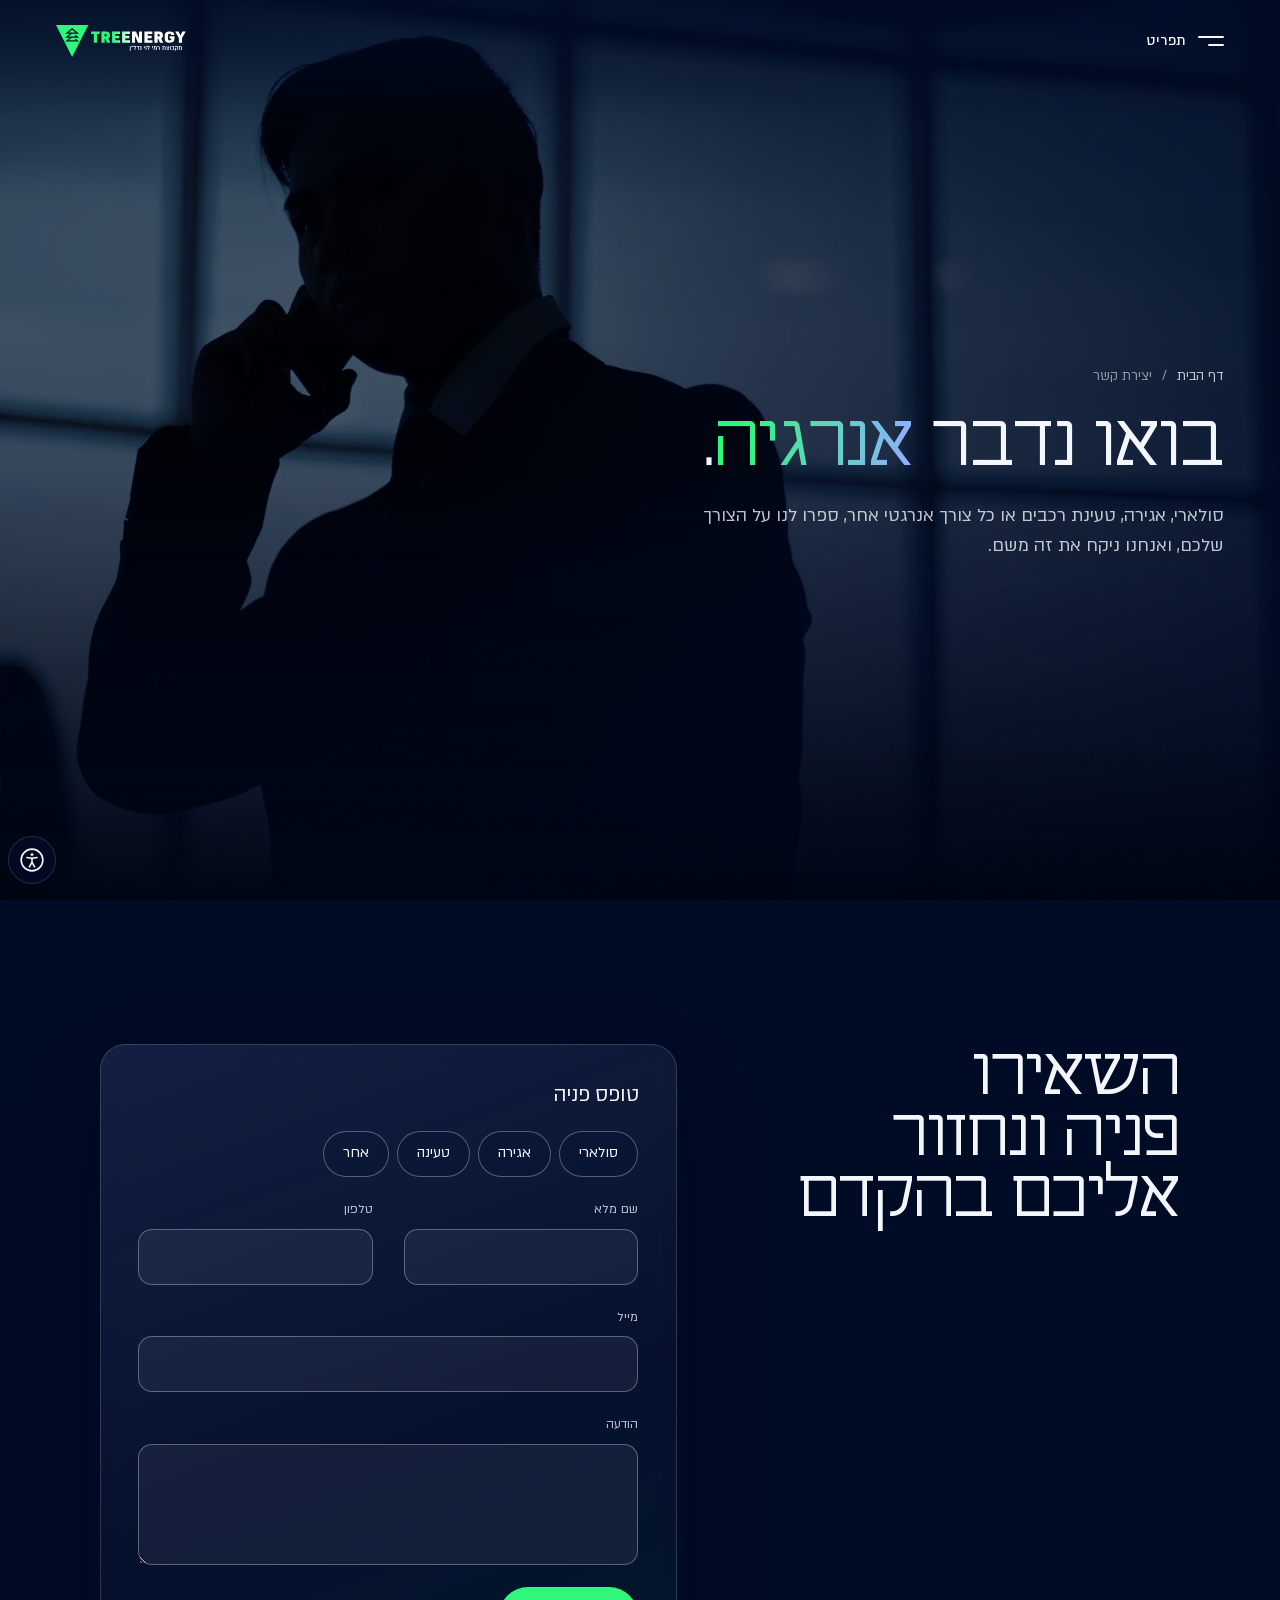
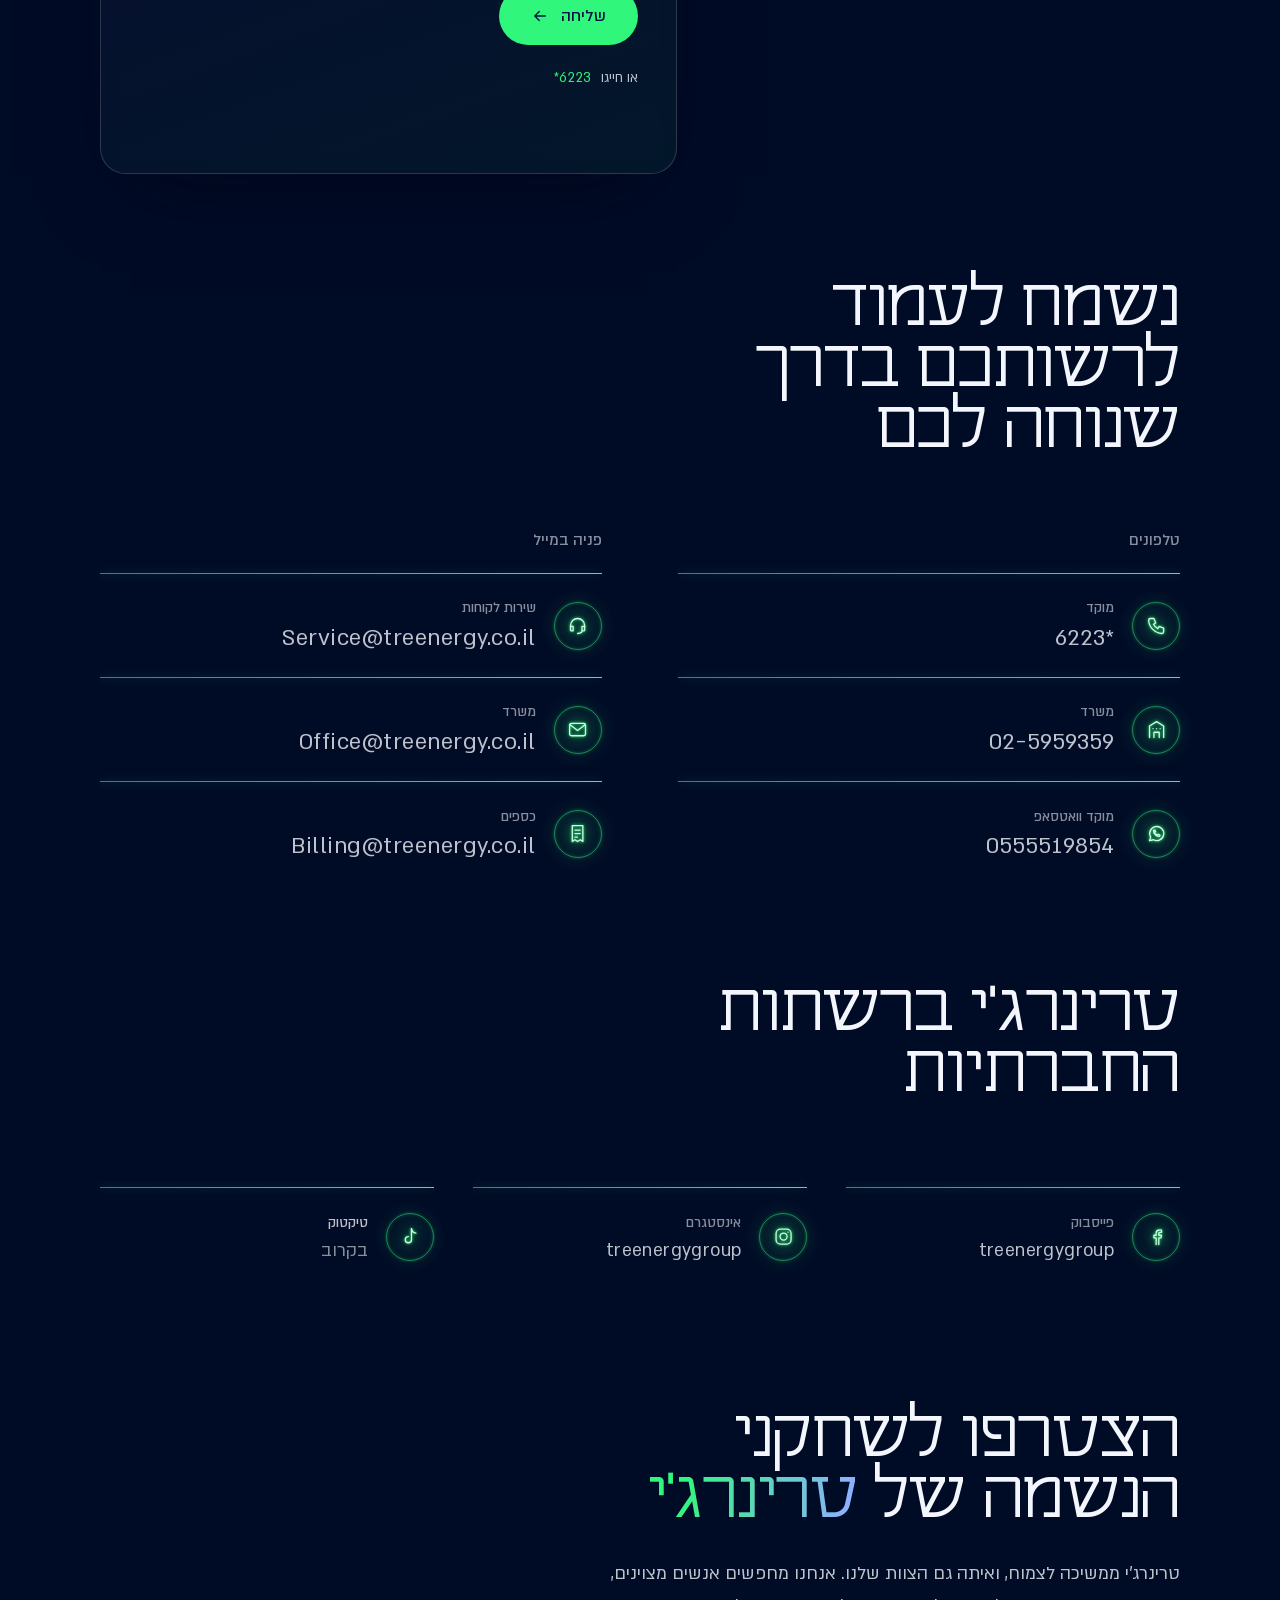
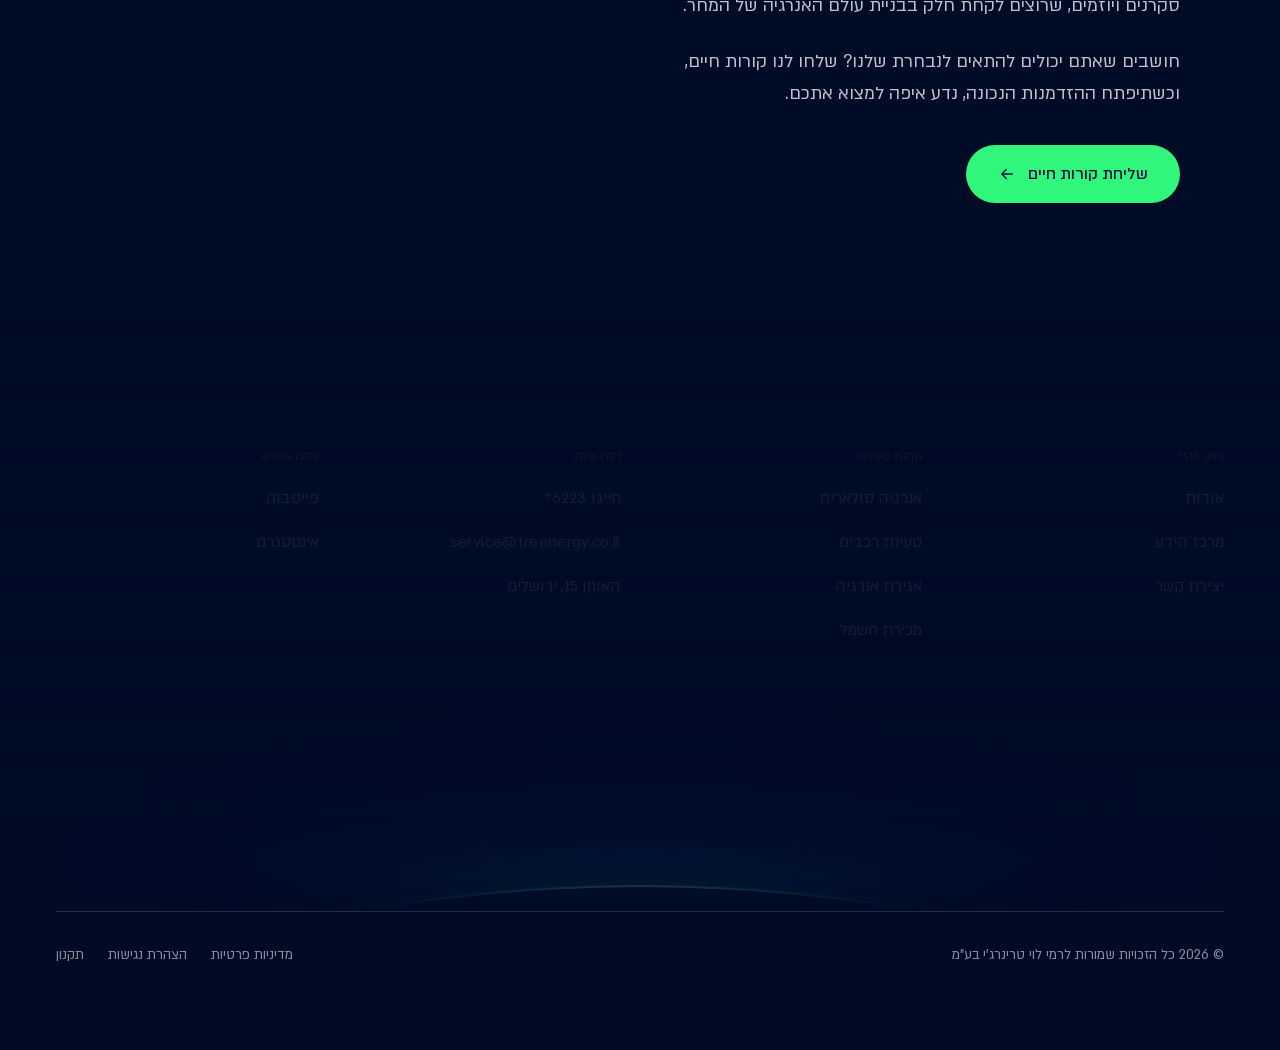
<file: contact.html>
<!DOCTYPE html>
<html lang="he" dir="rtl">
<head>
<meta charset="utf-8">
<meta name="viewport" content="width=device-width, initial-scale=1, viewport-fit=cover">
<meta name="robots" content="noindex, nofollow">
<title>יצירת קשר | טרינרג'י</title>
<meta name="description" content="סולארי, אגירה, טעינת רכבים או כל צורך אנרגטי אחר: מוקד 6223*, משרד, וואטסאפ ומייל, טופס פניה וטופס קורות חיים.">
<meta name="theme-color" content="#000B26">
<link rel="icon" href="assets/brand/mark.svg" type="image/svg+xml">
<link rel="preload" href="assets/fonts/hatzor-regular.woff2" as="font" type="font/woff2" crossorigin>
<link rel="preload" href="assets/fonts/almoni-medium-aaa.woff2" as="font" type="font/woff2" crossorigin>
<link rel="preload" href="assets/fonts/almoni-regular-aaa.woff2" as="font" type="font/woff2" crossorigin>
<link rel="preload" href="assets/img/contact/hero-w.webp" as="image" media="(min-aspect-ratio:9/10)">
<link rel="preload" href="assets/img/contact/hero-t.webp" as="image" media="(max-aspect-ratio:9/10)">
<script>
  document.documentElement.classList.add("js");
  // the visitor's display choices (the accessibility panel) hold here too; "stop motion" counts as reduced motion
  (function (d) { var ax = {}; try { ax = JSON.parse(localStorage.getItem("tr-ax") || "{}"); } catch (e) {}
    window.__still = !!ax.still;
    ["contrast", "links", "read", "still"].forEach(function (k) { if (ax[k]) d.classList.add("ax-" + k); });
    if (ax.text) d.classList.add("ax-t" + ax.text); })(document.documentElement);
  if ("scrollRestoration" in history) history.scrollRestoration = "manual";
</script>
<link rel="stylesheet" href="assets/css/site.css?v=r39">
<link rel="stylesheet" href="assets/css/domain.css?v=r39">
<!-- the page's own files carry the round (?v=), so a visitor never gets this round's code with pieces of the last one from the cache -->
<script type="importmap">{"imports":{"./assets/js/ribbon.js":"./assets/js/ribbon.js?v=r39","./assets/js/arc-rings.js":"./assets/js/arc-rings.js?v=r39","./assets/js/sky.js":"./assets/js/sky.js?v=r39"}}</script>
<script defer src="vendor/gsap/gsap.min.js"></script>
<script defer src="vendor/lenis/lenis.min.js"></script>
<script type="module" src="assets/js/page.js?v=r39"></script>
<script type="module" src="assets/js/domain.js?v=r39"></script>
</head>
<body>
<canvas id="sky" aria-hidden="true"></canvas>
<a class="hskip" href="#main">דלג לתוכן</a>

<header class="hd" id="hd">
  <div class="hd-start">
    <button class="mn-btn" type="button" aria-expanded="false" aria-controls="mn"><span class="mn-ic" aria-hidden="true"><i></i><i></i></span><span class="mn-lbl">תפריט</span></button>
  </div>
  <nav class="hd-rail" aria-label="ניווט באתר">
    <span class="hd-wire" aria-hidden="true"><i class="hd-fill"></i></span>
    <a class="hd-node" href="about.html"><i aria-hidden="true"></i><span>אודות</span></a>
    <a class="hd-node" href="solar.html"><i aria-hidden="true"></i><span>סולארי</span></a>
    <a class="hd-node" href="storage.html"><i aria-hidden="true"></i><span>אגירה</span></a>
    <a class="hd-node" href="charge.html"><i aria-hidden="true"></i><span>טעינה</span></a>
    <a class="hd-node" href="knowledge.html"><i aria-hidden="true"></i><span>מרכז ידע</span></a>
    <a class="hd-node is-here" href="contact.html" aria-current="page"><i aria-hidden="true"></i><span>צור קשר</span></a>
  </nav>
  <div class="hd-end">
    <a class="hd-cta" href="#contact">כמה תוכל להרוויח</a>
    <a class="hd-tel" href="tel:*6223" aria-label="חייגו 6223*"><svg viewBox="0 0 24 24" fill="none" stroke="currentColor" stroke-width="1.6" stroke-linecap="round" stroke-linejoin="round" aria-hidden="true"><path d="M5 4h4l2 5-2.5 1.5a11 11 0 0 0 5 5L15 13l5 2v4a2 2 0 0 1-2 2A16 16 0 0 1 3 6a2 2 0 0 1 2-2"/></svg></a>
    <a class="hd-logo" href="index.html"><img src="assets/brand/logo-on-dark.svg" alt="טרינרג'י, לעמוד הבית" width="507" height="125"></a>
  </div>
</header>

<div class="mn" id="mn" role="dialog" aria-modal="true" aria-label="תפריט">
  <div class="mn-bg" aria-hidden="true"></div>
  <div class="mn-in">
    <div class="mn-top">
      <button class="mn-close" type="button"><span class="mn-x" aria-hidden="true"><i></i><i></i></span><span class="mn-lbl">סגירה</span></button>
      <img class="mn-logo" src="assets/brand/logo-on-dark.svg" alt="" width="507" height="125">
    </div>
    <nav class="mn-nav" aria-label="ניווט ראשי">
      <ol class="mn-list">
        <li class="mn-it"><a href="index.html"><span class="mn-t">דף הבית</span></a></li>
        <li class="mn-it"><a href="solar.html"><span class="mn-t">אנרגיה סולארית</span></a></li>
        <li class="mn-it"><a href="charge.html"><span class="mn-t">טעינת רכבים</span></a></li>
        <li class="mn-it"><a href="storage.html"><span class="mn-t">אגירת אנרגיה</span></a></li>
        <li class="mn-it"><a href="about.html"><span class="mn-t">אודות</span></a></li>
        <li class="mn-it"><a href="knowledge.html"><span class="mn-t">מרכז הידע</span></a></li>
        <li class="mn-it"><a class="is-on" href="contact.html" aria-current="page"><span class="mn-t">יצירת קשר</span></a></li>
      </ol>
    </nav>
    <div class="mn-side">
      <div class="mn-contact">
        <a class="mn-tel" href="tel:*6223"><svg viewBox="0 0 24 24" fill="none" stroke="currentColor" stroke-width="1.6" stroke-linecap="round" stroke-linejoin="round" aria-hidden="true"><path d="M5 4h4l2 5-2.5 1.5a11 11 0 0 0 5 5L15 13l5 2v4a2 2 0 0 1-2 2A16 16 0 0 1 3 6a2 2 0 0 1 2-2"/></svg>חייגו <span class="num">6223*</span></a>
      </div>
    </div>
  </div>
</div>

<main id="main" class="dp dp-contact">

<!-- the opening and the form share one trail: it is born in the city of the home tour's picture (the network still off:
     the conversation is where it starts), comes down the open side past the words and runs down the start rail beside the form -->
<div class="dp-flow">
  <svg class="dp-trail" aria-hidden="true" focusable="false"></svg>

  <section class="sh" aria-labelledby="sh-h" data-birth="720,470,310,540" data-size="2400,1340,1080,1935">
    <div class="sh-pic" aria-hidden="true">
      <picture>
        <source media="(min-aspect-ratio:9/10)" srcset="assets/img/contact/hero-w.webp" width="2400" height="1340">
        <img src="assets/img/contact/hero-t.webp" alt="" width="1080" height="1935" fetchpriority="high" decoding="async">
      </picture>
    </div>
    <div class="sh-say">
      <nav class="crumb" aria-label="מיקום באתר"><a href="index.html">דף הבית</a><span aria-hidden="true">/</span><span aria-current="page">יצירת קשר</span></nav>
      <h1 id="sh-h"><span class="sh-l">בואו נדבר <span class="gword">אנרגיה</span>.</span></h1>
      <p class="sh-lead">סולארי, אגירה, טעינת רכבים או כל צורך אנרגטי אחר, ספרו לנו על הצורך שלכם, ואנחנו ניקח את זה משם.</p>
    </div>
  </section>

  <!-- the form: the heading on the start side, the fields beside it -->
  <section class="cx-lead" id="contact" aria-labelledby="cx-h" data-cta-end>
    <div class="cx-say">
      <h2 id="cx-h">השאירו פניה ונחזור אליכם בהקדם</h2>
    </div>
    <form class="lf lead-c cx-form" id="contact-lead" novalidate data-lead="contact" data-flow-end>
      <p class="lead-h">טופס פניה</p>
      <fieldset class="topic">
        <legend class="sr">במה נוכל לעזור</legend>
        <label><input type="checkbox" name="topic" value="solar"><span>סולארי</span></label>
        <label><input type="checkbox" name="topic" value="storage"><span>אגירה</span></label>
        <label><input type="checkbox" name="topic" value="charge"><span>טעינה</span></label>
        <label><input type="checkbox" name="topic" value="other"><span>אחר</span></label>
      </fieldset>
      <div class="fld"><label for="cx-name">שם מלא</label><input id="cx-name" name="name" type="text" autocomplete="name" required></div>
      <div class="fld"><label for="cx-tel">טלפון</label><input id="cx-tel" name="phone" type="tel" inputmode="tel" autocomplete="tel" required></div>
      <div class="fld fld-wide"><label for="cx-mail">מייל</label><input id="cx-mail" name="email" type="email" inputmode="email" autocomplete="email" dir="ltr"></div>
      <div class="fld fld-wide"><label for="cx-msg">הודעה</label><textarea id="cx-msg" name="message" rows="3"></textarea></div>
      <button class="btn btn-lg" type="submit">שליחה<svg viewBox="0 0 24 24" fill="none" stroke="currentColor" stroke-width="1.8" stroke-linecap="round" stroke-linejoin="round" aria-hidden="true"><path d="M19 12H5M11 6l-6 6 6 6"/></svg></button>
      <p class="reach-tel">או חייגו <a class="num" href="tel:*6223">6223*</a></p>
      <p class="lead-msg" role="status"></p>
    </form>
  </section>
</div>

<!-- the ways to reach us, the networks and the jobs: a faint thread of the trail on the start rail beside them;
     each line lights as it passes -->
<div class="dp-tail">
  <svg class="tail-trail" aria-hidden="true" focusable="false"></svg>

  <section class="cx-ways" id="reach" aria-labelledby="ways-h">
    <h2 id="ways-h" data-drift="30">נשמח לעמוד לרשותכם בדרך שנוחה לכם</h2>
    <div class="ways">
      <div class="way-g">
        <h3 class="way-k">טלפונים</h3>
        <ul class="way-list">
          <li class="lit way"><a href="tel:*6223"><i class="lit-ic" aria-hidden="true"><svg viewBox="0 0 24 24" fill="none" stroke="currentColor" stroke-width="1.5" stroke-linecap="round" stroke-linejoin="round"><path d="M5 4h4l2 5-2.5 1.5a11 11 0 0 0 5 5L15 13l5 2v4a2 2 0 0 1-2 2A16 16 0 0 1 3 6a2 2 0 0 1 2-2"/></svg></i><span class="way-n">מוקד</span><span class="way-v num">6223*</span></a></li>
          <li class="lit way"><a href="tel:+97225959359"><i class="lit-ic" aria-hidden="true"><svg viewBox="0 0 24 24" fill="none" stroke="currentColor" stroke-width="1.5" stroke-linecap="round" stroke-linejoin="round"><path d="M4 21V8l8-5 8 5v13M9 21v-6h6v6M8 11h.01M12 11h.01M16 11h.01"/></svg></i><span class="way-n">משרד</span><span class="way-v num">02-5959359</span></a></li>
          <li class="lit way"><a href="https://wa.me/972555519854" target="_blank" rel="noopener"><i class="lit-ic" aria-hidden="true"><svg viewBox="0 0 24 24" fill="none" stroke="currentColor" stroke-width="1.5" stroke-linecap="round" stroke-linejoin="round"><path d="M4 20l1.3-4A8 8 0 1 1 8.4 19z"/><path d="M9.2 9.3c.3 2 1.6 3.6 3.6 4.6l1.2-1.1 1.8.8-.4 1.6c-3.6.2-7-3.2-6.9-6.8l1.6-.4.8 1.8z"/></svg></i><span class="way-n">מוקד וואטסאפ</span><span class="way-v num">0555519854</span></a></li>
        </ul>
      </div>
      <div class="way-g">
        <h3 class="way-k">פניה במייל</h3>
        <ul class="way-list">
          <li class="lit way"><a href="mailto:Service@treenergy.co.il"><i class="lit-ic" aria-hidden="true"><svg viewBox="0 0 24 24" fill="none" stroke="currentColor" stroke-width="1.5" stroke-linecap="round" stroke-linejoin="round"><path d="M4 13v-1a8 8 0 0 1 16 0v1"/><path d="M4 13h3v5H5a1 1 0 0 1-1-1zM20 13h-3v5h2a1 1 0 0 0 1-1zM17 18c0 1.7-1.8 3-5 3"/></svg></i><span class="way-n">שירות לקוחות</span><span class="way-v lat">Service@treenergy.co.il</span></a></li>
          <li class="lit way"><a href="mailto:Office@treenergy.co.il"><i class="lit-ic" aria-hidden="true"><svg viewBox="0 0 24 24" fill="none" stroke="currentColor" stroke-width="1.5" stroke-linecap="round" stroke-linejoin="round"><rect x="3" y="5" width="18" height="14" rx="2"/><path d="M3.5 6.5L12 13l8.5-6.5"/></svg></i><span class="way-n">משרד</span><span class="way-v lat">Office@treenergy.co.il</span></a></li>
          <li class="lit way"><a href="mailto:Billing@treenergy.co.il"><i class="lit-ic" aria-hidden="true"><svg viewBox="0 0 24 24" fill="none" stroke="currentColor" stroke-width="1.5" stroke-linecap="round" stroke-linejoin="round"><path d="M6 3h12v18l-3-2-3 2-3-2-3 2z"/><path d="M9 8h6M9 12h6M9 16h3"/></svg></i><span class="way-n">כספים</span><span class="way-v lat">Billing@treenergy.co.il</span></a></li>
        </ul>
      </div>
    </div>
  </section>

  <section class="cx-social" id="social" aria-labelledby="soc-h">
    <h2 id="soc-h" data-drift="30">טרינרג'י ברשתות החברתיות</h2>
    <ul class="socs">
      <li class="lit soc"><a href="https://www.facebook.com/treenergygroup" target="_blank" rel="noopener"><i class="lit-ic" aria-hidden="true"><svg viewBox="0 0 24 24" fill="none" stroke="currentColor" stroke-width="1.5" stroke-linecap="round" stroke-linejoin="round"><path d="M14.5 21v-7.5H17l.5-3h-3V8.8c0-.9.4-1.5 1.6-1.5H17.6V4.6A17 17 0 0 0 15.3 4.5c-2.4 0-3.8 1.4-3.8 3.9v2.1H9v3h2.5V21"/></svg></i><span class="soc-n">פייסבוק</span><span class="soc-v lat">treenergygroup</span></a></li>
      <li class="lit soc"><a href="https://www.instagram.com/treenergygroup" target="_blank" rel="noopener"><i class="lit-ic" aria-hidden="true"><svg viewBox="0 0 24 24" fill="none" stroke="currentColor" stroke-width="1.5" stroke-linecap="round" stroke-linejoin="round"><rect x="3.5" y="3.5" width="17" height="17" rx="5"/><circle cx="12" cy="12" r="4"/><path d="M17 7h.01"/></svg></i><span class="soc-n">אינסטגרם</span><span class="soc-v lat">treenergygroup</span></a></li>
      <li class="lit soc is-soon"><span class="soc-in"><i class="lit-ic" aria-hidden="true"><svg viewBox="0 0 24 24" fill="none" stroke="currentColor" stroke-width="1.5" stroke-linecap="round" stroke-linejoin="round"><path d="M13 3v12.5a3.5 3.5 0 1 1-3.5-3.5"/><path d="M13 3c.4 2.8 2.2 4.6 5 5"/></svg></i><span class="soc-n">טיקטוק</span><span class="soc-v">בקרוב</span></span></li>
    </ul>
  </section>

  <section class="cx-jobs" id="jobs" aria-labelledby="jobs-h" data-cta-end>
    <div class="jobs-say tail-end">
      <h2 id="jobs-h" data-drift="30">הצטרפו לשחקני הנשמה של <span class="gword">טרינרג'י</span></h2>
      <p>טרינרג'י ממשיכה לצמוח, ואיתה גם הצוות שלנו. אנחנו מחפשים אנשים מצוינים, סקרנים ויוזמים, שרוצים לקחת חלק בבניית עולם האנרגיה של המחר.</p>
      <p>חושבים שאתם יכולים להתאים לנבחרת שלנו? שלחו לנו קורות חיים, וכשתיפתח ההזדמנות הנכונה, נדע איפה למצוא אתכם.</p>
      <button class="btn btn-lg cv-open" type="button" aria-haspopup="dialog" aria-controls="cv-dlg">שליחת קורות חיים<svg viewBox="0 0 24 24" fill="none" stroke="currentColor" stroke-width="1.8" stroke-linecap="round" stroke-linejoin="round" aria-hidden="true"><path d="M19 12H5M11 6l-6 6 6 6"/></svg></button>
    </div>
    <dialog class="cv-dlg" id="cv-dlg" aria-labelledby="cv-dlg-h">
    <div class="cv-dlg-hd"><h2 id="cv-dlg-h">שליחת קורות חיים</h2><button class="cv-x" type="button"><span class="cv-x-i" aria-hidden="true"><i></i><i></i></span>סגירה</button></div>
    <form class="lf lead-c cx-form cx-cv" id="cv-lead" novalidate data-lead="cv">
      <div class="fld"><label for="cv-name">שם מלא</label><input id="cv-name" name="name" type="text" autocomplete="name" required></div>
      <div class="fld"><label for="cv-tel">טלפון</label><input id="cv-tel" name="phone" type="tel" inputmode="tel" autocomplete="tel" required></div>
      <div class="fld"><label for="cv-mail">מייל</label><input id="cv-mail" name="email" type="email" inputmode="email" autocomplete="email" dir="ltr" required></div>
      <div class="fld"><label for="cv-role">לאיזה תפקיד היית חושב שתוכל להתאים?</label><input id="cv-role" name="role" type="text"></div>
      <div class="fld fld-wide"><label for="cv-msg">הודעה חופשית</label><textarea id="cv-msg" name="message" rows="3"></textarea></div>
      <div class="cv-file">
        <input id="cv-doc" name="cv" type="file" accept=".pdf,.doc,.docx" required>
        <label for="cv-doc"><svg viewBox="0 0 24 24" fill="none" stroke="currentColor" stroke-width="1.5" stroke-linecap="round" stroke-linejoin="round" aria-hidden="true"><path d="M12 16V4M7 9l5-5 5 5"/><path d="M4 15v3a2 2 0 0 0 2 2h12a2 2 0 0 0 2-2v-3"/></svg><span class="cv-t">צרפו קורות חיים</span><span class="cv-h">PDF או Word</span></label>
      </div>
      <button class="btn btn-lg" type="submit">שליחה<svg viewBox="0 0 24 24" fill="none" stroke="currentColor" stroke-width="1.8" stroke-linecap="round" stroke-linejoin="round" aria-hidden="true"><path d="M19 12H5M11 6l-6 6 6 6"/></svg></button>
      <p class="lead-msg" role="status"></p>
    </form>
    </dialog>
  </section>
</div>

</main>

<footer class="ft" id="ft">
  <div class="ft-cols">
    <nav class="ft-col" aria-label="ניווט מהיר"><p class="ft-k">ניווט מהיר</p><a href="about.html">אודות</a><a href="knowledge.html">מרכז הידע</a><a href="contact.html" aria-current="page">יצירת קשר</a></nav>
    <nav class="ft-col" aria-label="תחומי פעילות"><p class="ft-k">תחומי פעילות</p><a href="solar.html">אנרגיה סולארית</a><a href="charge.html">טעינת רכבים</a><a href="storage.html">אגירת אנרגיה</a><span class="ft-soon">מכירת חשמל</span></nav>
    <div class="ft-col"><p class="ft-k">דברו איתנו</p><a href="tel:*6223">חייגו <span class="num">6223*</span></a><a class="lat" href="mailto:service@treenergy.co.il">service@treenergy.co.il</a><span>האומן 15, ירושלים</span></div>
    <div class="ft-col"><p class="ft-k">עקבו אחרינו</p><a href="https://www.facebook.com/treenergygroup" target="_blank" rel="noopener">פייסבוק</a><a href="https://www.instagram.com/treenergygroup" target="_blank" rel="noopener">אינסטגרם</a></div>
  </div>
  <div class="ft-sky" aria-hidden="true"><i class="ft-glow"></i><i class="ft-rim"></i></div>
  <div class="ft-base">
    <p>© <span data-year>2026</span> כל הזכויות שמורות לרמי לוי טרינרג'י בע"מ</p>
    <nav class="ft-legal" aria-label="מידע משפטי"><a href="privacy.html">מדיניות פרטיות</a><a href="accessibility.html">הצהרת נגישות</a><a href="terms.html">תקנון</a></nav>
  </div>
</footer>

<div class="mbar" data-mbar inert>
  <a class="mbar-tel" href="tel:*6223"><svg viewBox="0 0 24 24" fill="none" stroke="currentColor" stroke-width="1.6" stroke-linecap="round" stroke-linejoin="round" aria-hidden="true"><path d="M5 4h4l2 5-2.5 1.5a11 11 0 0 0 5 5L15 13l5 2v4a2 2 0 0 1-2 2A16 16 0 0 1 3 6a2 2 0 0 1 2-2"/></svg>חייגו</a>
  <a class="mbar-go" href="#contact">השאירו פניה</a>
</div>

<button class="ax-btn" type="button" aria-label="נגישות: התאמות תצוגה" aria-expanded="false" aria-controls="ax"><svg viewBox="0 0 24 24" fill="none" stroke="currentColor" stroke-width="1.5" stroke-linecap="round" stroke-linejoin="round" aria-hidden="true"><circle cx="12" cy="12" r="10"/><circle cx="12" cy="7" r="1.3" fill="currentColor" stroke="none"/><path d="M7.4 9.7c3.1.8 6.1.8 9.2 0M12 10.6v3.5l-2.4 4.2M12 14.1l2.4 4.2"/></svg></button>
<div class="ax-scrim" aria-hidden="true"></div>
<div class="ax" id="ax" role="dialog" aria-modal="true" aria-labelledby="ax-h" inert>
  <div class="ax-top">
    <h2 id="ax-h">התאמות נגישות</h2>
    <button class="ax-x" type="button" aria-label="סגירת התאמות הנגישות"><svg viewBox="0 0 24 24" fill="none" stroke="currentColor" stroke-width="1.6" stroke-linecap="round" aria-hidden="true"><path d="M6 6l12 12M18 6L6 18"/></svg></button>
  </div>
  <div class="ax-size" role="group" aria-labelledby="ax-size-l">
    <p class="ax-lbl" id="ax-size-l">גודל הטקסט</p>
    <div class="ax-seg"><button type="button" data-text="0" aria-pressed="true">רגיל</button><button type="button" data-text="1" aria-pressed="false">גדול</button><button type="button" data-text="2" aria-pressed="false">גדול מאוד</button></div>
  </div>
  <ul class="ax-list">
    <li><button type="button" data-ax="contrast" aria-pressed="false"><span>ניגודיות גבוהה</span><i aria-hidden="true"></i></button></li>
    <li><button type="button" data-ax="links" aria-pressed="false"><span>הדגשת קישורים</span><i aria-hidden="true"></i></button></li>
    <li><button type="button" data-ax="read" aria-pressed="false"><span>גופן קריא</span><i aria-hidden="true"></i></button></li>
    <li><button type="button" data-ax="still" aria-pressed="false"><span>עצירת תנועה</span><i aria-hidden="true"></i></button></li>
  </ul>
  <div class="ax-foot"><button class="ax-reset" type="button">איפוס הבחירות</button><p>נשמר לביקור הבא</p></div>
</div>
</body>
</html>
</file>
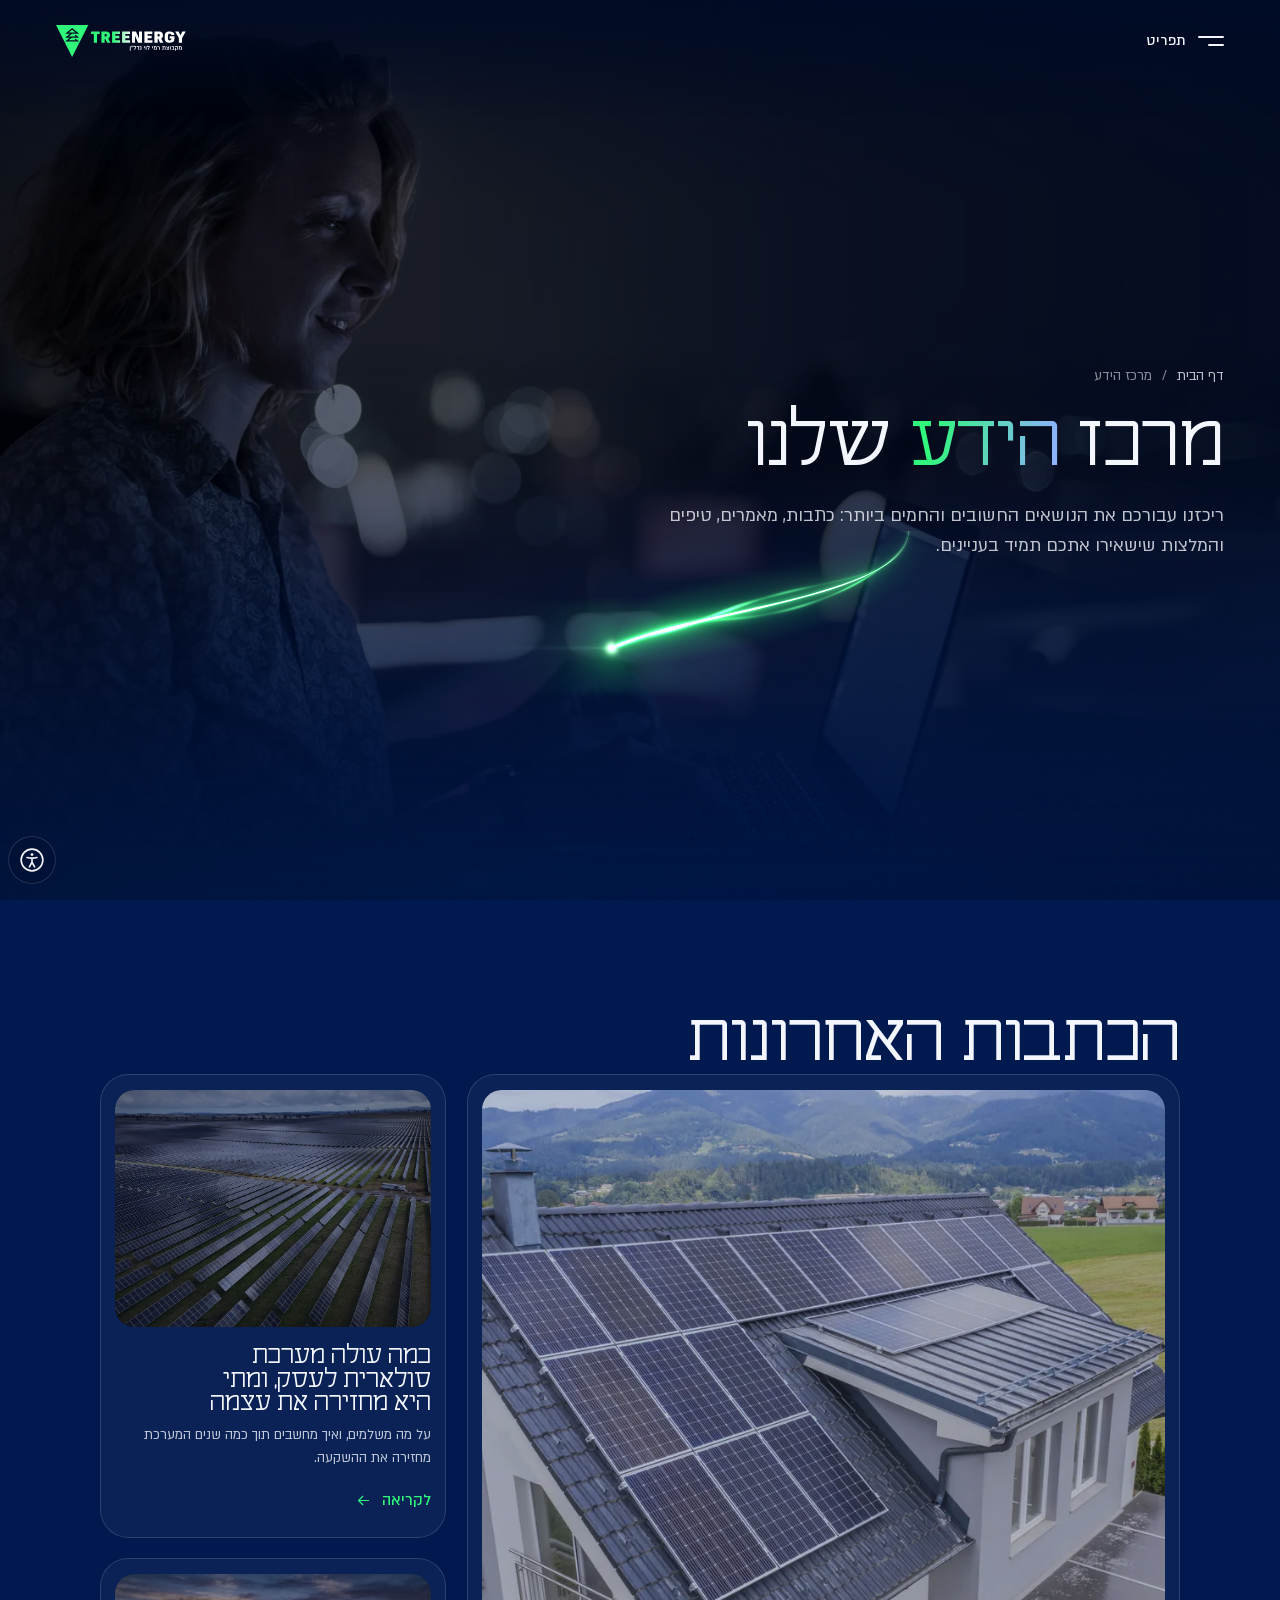
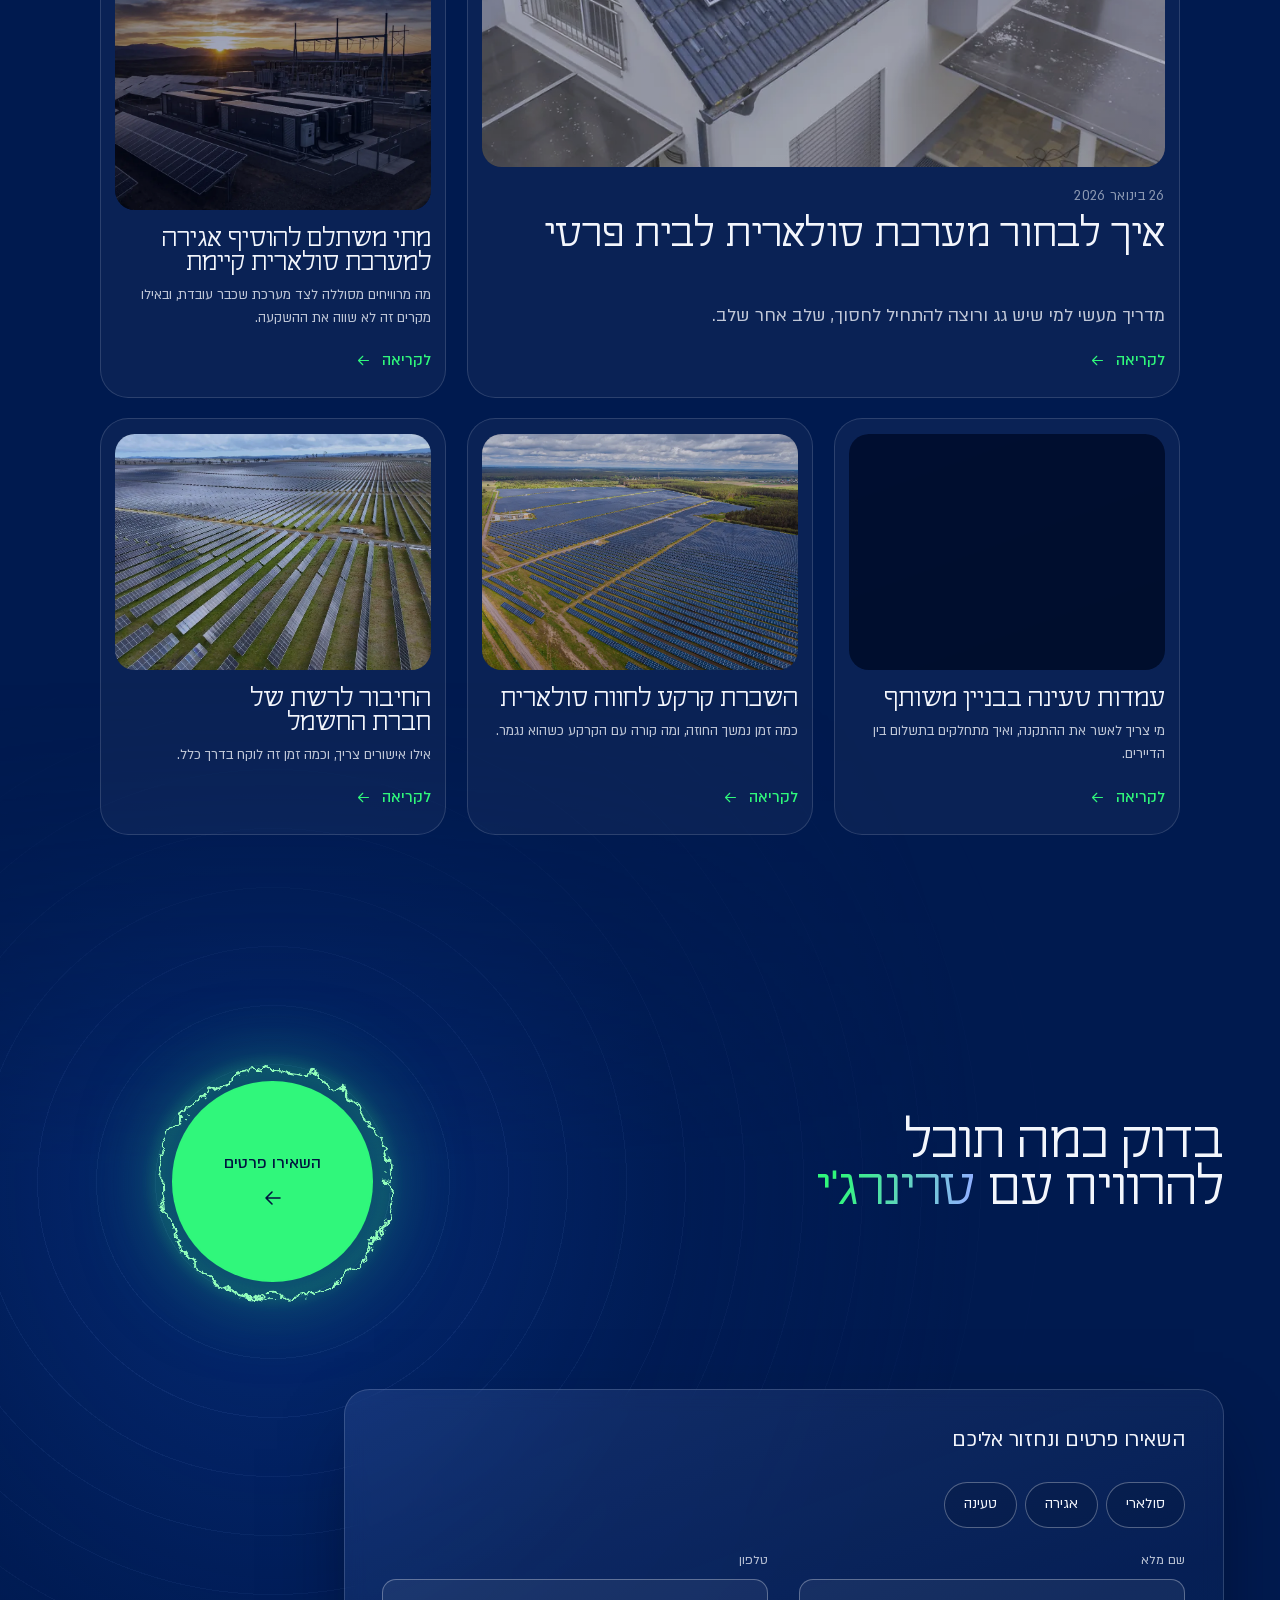
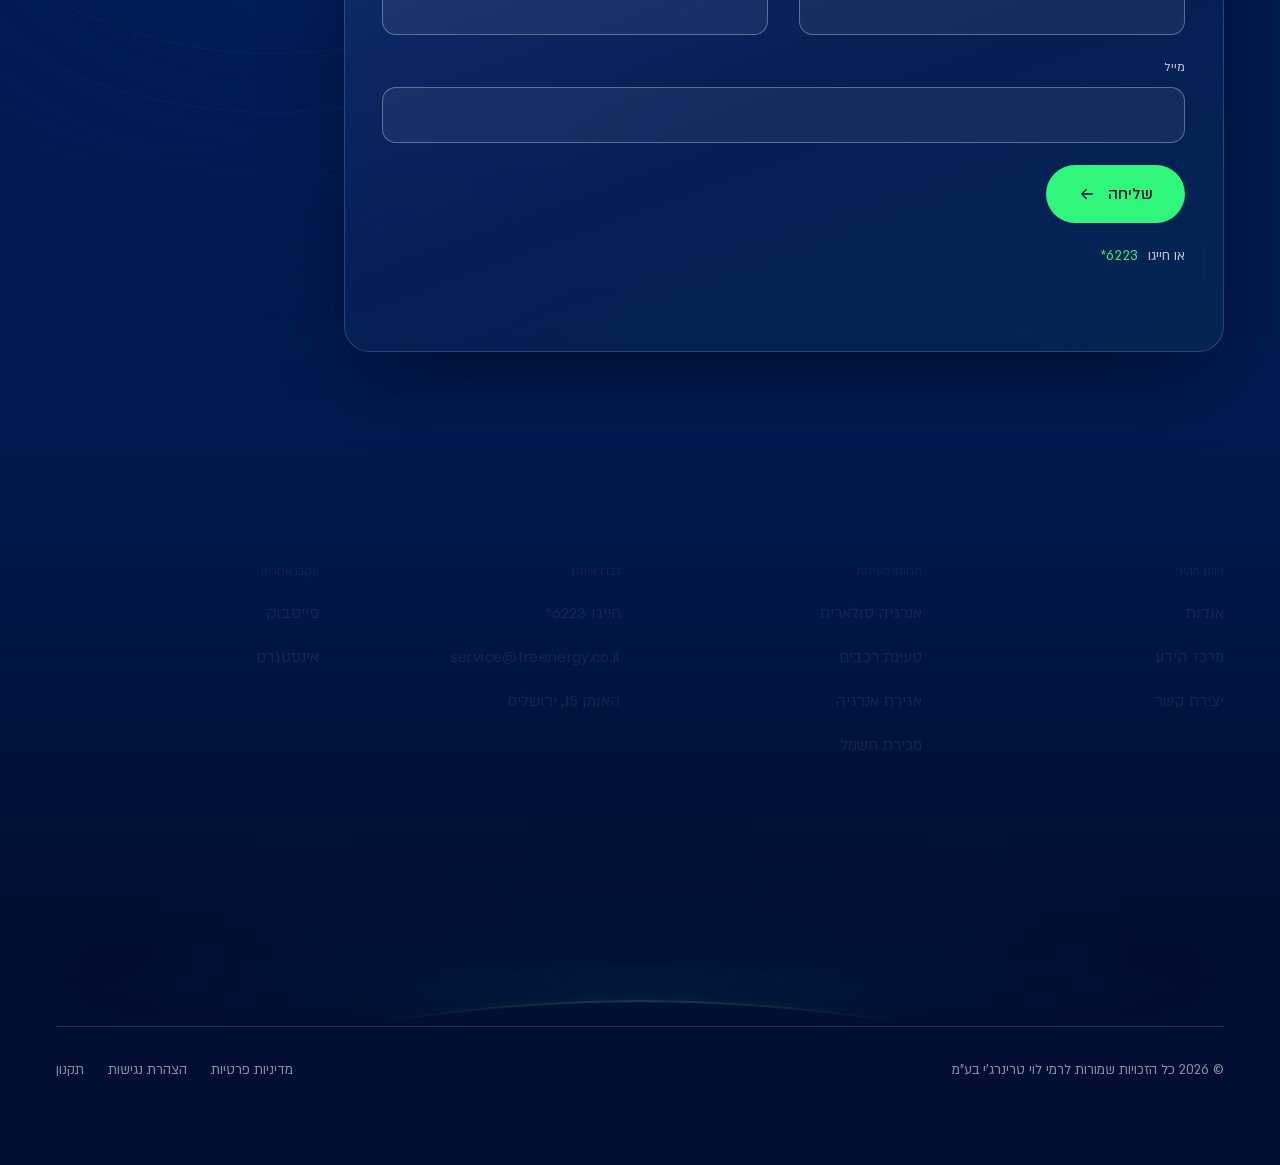
<file: knowledge.html>
<!DOCTYPE html>
<html lang="he" dir="rtl" data-bg="brand">
<head>
<meta charset="utf-8">
<meta name="viewport" content="width=device-width, initial-scale=1, viewport-fit=cover">
<meta name="robots" content="noindex, nofollow">
<title>מרכז הידע | טרינרג'י</title>
<meta name="description" content="כתבות, מאמרים, טיפים והמלצות על אנרגיה סולארית, אגירה וטעינת רכבים, ממרכז הידע של טרינרג'י.">
<meta name="theme-color" content="#000B26">
<link rel="icon" href="assets/brand/mark.svg" type="image/svg+xml">
<link rel="preload" href="assets/fonts/hatzor-regular.woff2" as="font" type="font/woff2" crossorigin>
<link rel="preload" href="assets/fonts/almoni-medium-aaa.woff2" as="font" type="font/woff2" crossorigin>
<link rel="preload" href="assets/fonts/almoni-regular-aaa.woff2" as="font" type="font/woff2" crossorigin>
<link rel="preload" href="assets/img/knowledge/hero-w.webp" as="image" media="(min-aspect-ratio:9/10)">
<link rel="preload" href="assets/img/knowledge/hero-t.webp" as="image" media="(max-aspect-ratio:9/10)">
<script>
  document.documentElement.classList.add("js");
  // the visitor's display choices (the accessibility panel) hold here too; "stop motion" counts as reduced motion
  (function (d) { var ax = {}; try { ax = JSON.parse(localStorage.getItem("tr-ax") || "{}"); } catch (e) {}
    window.__still = !!ax.still;
    ["contrast", "links", "read", "still"].forEach(function (k) { if (ax[k]) d.classList.add("ax-" + k); });
    if (ax.text) d.classList.add("ax-t" + ax.text); })(document.documentElement);
  if ("scrollRestoration" in history) history.scrollRestoration = "manual";
</script>
<link rel="stylesheet" href="assets/css/site.css?v=r39">
<link rel="stylesheet" href="assets/css/domain.css?v=r39">
<!-- the page's own files carry the round (?v=), so a visitor never gets this round's code with pieces of the last one from the cache -->
<script type="importmap">{"imports":{"./assets/js/ribbon.js":"./assets/js/ribbon.js?v=r39","./assets/js/arc-rings.js":"./assets/js/arc-rings.js?v=r39","./assets/js/sky.js":"./assets/js/sky.js?v=r39"}}</script>
<script defer src="vendor/gsap/gsap.min.js"></script>
<script defer src="vendor/lenis/lenis.min.js"></script>
<script type="module" src="assets/js/page.js?v=r39"></script>
<script type="module" src="assets/js/domain.js?v=r39"></script>
</head>
<body>
<canvas id="sky" aria-hidden="true"></canvas>
<a class="hskip" href="#main">דלג לתוכן</a>

<header class="hd" id="hd">
  <div class="hd-start">
    <button class="mn-btn" type="button" aria-expanded="false" aria-controls="mn"><span class="mn-ic" aria-hidden="true"><i></i><i></i></span><span class="mn-lbl">תפריט</span></button>
  </div>
  <nav class="hd-rail" aria-label="ניווט באתר">
    <span class="hd-wire" aria-hidden="true"><i class="hd-fill"></i></span>
    <a class="hd-node" href="about.html"><i aria-hidden="true"></i><span>אודות</span></a>
    <a class="hd-node" href="solar.html"><i aria-hidden="true"></i><span>סולארי</span></a>
    <a class="hd-node" href="storage.html"><i aria-hidden="true"></i><span>אגירה</span></a>
    <a class="hd-node" href="charge.html"><i aria-hidden="true"></i><span>טעינה</span></a>
    <a class="hd-node is-here" href="knowledge.html" aria-current="page"><i aria-hidden="true"></i><span>מרכז ידע</span></a>
    <a class="hd-node" href="contact.html"><i aria-hidden="true"></i><span>צור קשר</span></a>
  </nav>
  <div class="hd-end">
    <a class="hd-cta" href="#contact">כמה תוכל להרוויח</a>
    <a class="hd-tel" href="tel:*6223" aria-label="חייגו 6223*"><svg viewBox="0 0 24 24" fill="none" stroke="currentColor" stroke-width="1.6" stroke-linecap="round" stroke-linejoin="round" aria-hidden="true"><path d="M5 4h4l2 5-2.5 1.5a11 11 0 0 0 5 5L15 13l5 2v4a2 2 0 0 1-2 2A16 16 0 0 1 3 6a2 2 0 0 1 2-2"/></svg></a>
    <a class="hd-logo" href="index.html"><img src="assets/brand/logo-on-dark.svg" alt="טרינרג'י, לעמוד הבית" width="507" height="125"></a>
  </div>
</header>

<div class="mn" id="mn" role="dialog" aria-modal="true" aria-label="תפריט">
  <div class="mn-bg" aria-hidden="true"></div>
  <div class="mn-in">
    <div class="mn-top">
      <button class="mn-close" type="button"><span class="mn-x" aria-hidden="true"><i></i><i></i></span><span class="mn-lbl">סגירה</span></button>
      <img class="mn-logo" src="assets/brand/logo-on-dark.svg" alt="" width="507" height="125">
    </div>
    <nav class="mn-nav" aria-label="ניווט ראשי">
      <ol class="mn-list">
        <li class="mn-it"><a href="index.html"><span class="mn-t">דף הבית</span></a></li>
        <li class="mn-it"><a href="solar.html"><span class="mn-t">אנרגיה סולארית</span></a></li>
        <li class="mn-it"><a href="charge.html"><span class="mn-t">טעינת רכבים</span></a></li>
        <li class="mn-it"><a href="storage.html"><span class="mn-t">אגירת אנרגיה</span></a></li>
        <li class="mn-it"><a href="about.html"><span class="mn-t">אודות</span></a></li>
        <li class="mn-it"><a class="is-on" href="knowledge.html" aria-current="page"><span class="mn-t">מרכז הידע</span></a></li>
        <li class="mn-it"><a href="contact.html"><span class="mn-t">יצירת קשר</span></a></li>
      </ol>
    </nav>
    <div class="mn-side">
      <div class="mn-contact">
        <a class="mn-tel" href="tel:*6223"><svg viewBox="0 0 24 24" fill="none" stroke="currentColor" stroke-width="1.6" stroke-linecap="round" stroke-linejoin="round" aria-hidden="true"><path d="M5 4h4l2 5-2.5 1.5a11 11 0 0 0 5 5L15 13l5 2v4a2 2 0 0 1-2 2A16 16 0 0 1 3 6a2 2 0 0 1 2-2"/></svg>חייגו <span class="num">6223*</span></a>
      </div>
    </div>
  </div>
</div>

<main id="main" class="dp dp-kh">

<!-- the knowledge centre (client doc, 5.11: "no changes" to the page, the background in the brand's blue: data-bg="brand"
     on <html> turns the living night to the brand palette). The trail is born at the lit city of the home tour's picture,
     comes down the open side past the words and runs down the start rail beside the articles.
     SKETCH ONLY: the first article is the draft's; the other five are the home page's proposed topics, waiting for the
     client's articles. Until then every card opens the sample article page (article.html). -->
<div class="dp-flow">
  <svg class="dp-trail" aria-hidden="true" focusable="false"></svg>

  <section class="sh" aria-labelledby="sh-h" data-birth="1600,790,900,1480" data-size="2400,1340,1080,1935">
    <div class="sh-pic" aria-hidden="true">
      <picture>
        <source media="(min-aspect-ratio:9/10)" srcset="assets/img/knowledge/hero-w.webp" width="2400" height="1340">
        <img src="assets/img/knowledge/hero-t.webp" alt="" width="1080" height="1935" fetchpriority="high" decoding="async">
      </picture>
    </div>
    <div class="sh-say">
      <nav class="crumb" aria-label="מיקום באתר"><a href="index.html">דף הבית</a><span aria-hidden="true">/</span><span aria-current="page">מרכז הידע</span></nav>
      <h1 id="sh-h"><span class="sh-l">מרכז <span class="gword">הידע</span> שלנו</span></h1>
      <p class="sh-lead">ריכזנו עבורכם את הנושאים החשובים והחמים ביותר: כתבות, מאמרים, טיפים והמלצות שישאירו אתכם תמיד בעניינים.</p>
    </div>
  </section>

  <!-- the articles: the newest one large on the start side, two beside it, three under them -->
  <section class="kh" id="articles" aria-labelledby="kh-h">
    <h2 id="kh-h" data-drift="30">הכתבות האחרונות</h2>
    <ul class="kh-grid" data-flow-end>
      <li class="kh-it kh-lead">
        <a class="art" href="article.html">
          <figure class="art-img"><img src="assets/img/kn-1-1200.webp" alt="" width="1200" height="799" loading="lazy" decoding="async"></figure>
          <span class="art-t-wrap"><time class="kh-date" datetime="2026-01-26">26 בינואר 2026</time><span class="art-t">איך לבחור מערכת סולארית לבית פרטי</span><span class="art-d">מדריך מעשי למי שיש גג ורוצה להתחיל לחסוך, שלב אחר שלב.</span><span class="art-go">לקריאה<svg viewBox="0 0 24 24" fill="none" stroke="currentColor" stroke-width="1.6" stroke-linecap="round" stroke-linejoin="round" aria-hidden="true"><path d="M19 12H5M11 6l-6 6 6 6"/></svg></span></span>
        </a>
      </li>
      <li class="kh-it">
        <a class="art" href="article.html">
          <figure class="art-img"><img src="assets/img/dom-solar-1200.webp" alt="" width="1200" height="675" loading="lazy" decoding="async" style="object-position:30% 60%"></figure>
          <span class="art-t-wrap"><span class="art-t">כמה עולה מערכת סולארית לעסק, ומתי היא מחזירה את עצמה</span><span class="art-d">על מה משלמים, ואיך מחשבים תוך כמה שנים המערכת מחזירה את ההשקעה.</span><span class="art-go">לקריאה<svg viewBox="0 0 24 24" fill="none" stroke="currentColor" stroke-width="1.6" stroke-linecap="round" stroke-linejoin="round" aria-hidden="true"><path d="M19 12H5M11 6l-6 6 6 6"/></svg></span></span>
        </a>
      </li>
      <li class="kh-it">
        <a class="art" href="article.html">
          <figure class="art-img"><img src="assets/img/dom-storage-1200.webp" alt="" width="1200" height="670" loading="lazy" decoding="async"></figure>
          <span class="art-t-wrap"><span class="art-t">מתי משתלם להוסיף אגירה למערכת סולארית קיימת</span><span class="art-d">מה מרוויחים מסוללה לצד מערכת שכבר עובדת, ובאילו מקרים זה לא שווה את ההשקעה.</span><span class="art-go">לקריאה<svg viewBox="0 0 24 24" fill="none" stroke="currentColor" stroke-width="1.6" stroke-linecap="round" stroke-linejoin="round" aria-hidden="true"><path d="M19 12H5M11 6l-6 6 6 6"/></svg></span></span>
        </a>
      </li>
      <li class="kh-it">
        <a class="art" href="article.html">
          <figure class="art-img"><img src="assets/img/dom-charge-1200.webp" alt="" width="1200" height="675" loading="lazy" decoding="async" style="object-position:50% 40%"></figure>
          <span class="art-t-wrap"><span class="art-t">עמדות טעינה בבניין משותף</span><span class="art-d">מי צריך לאשר את ההתקנה, ואיך מתחלקים בתשלום בין הדיירים.</span><span class="art-go">לקריאה<svg viewBox="0 0 24 24" fill="none" stroke="currentColor" stroke-width="1.6" stroke-linecap="round" stroke-linejoin="round" aria-hidden="true"><path d="M19 12H5M11 6l-6 6 6 6"/></svg></span></span>
        </a>
      </li>
      <li class="kh-it">
        <a class="art" href="article.html">
          <figure class="art-img"><img src="assets/img/prj-2-1200.webp" alt="" width="1200" height="899" loading="lazy" decoding="async"></figure>
          <span class="art-t-wrap"><span class="art-t">השכרת קרקע לחווה סולארית</span><span class="art-d">כמה זמן נמשך החוזה, ומה קורה עם הקרקע כשהוא נגמר.</span><span class="art-go">לקריאה<svg viewBox="0 0 24 24" fill="none" stroke="currentColor" stroke-width="1.6" stroke-linecap="round" stroke-linejoin="round" aria-hidden="true"><path d="M19 12H5M11 6l-6 6 6 6"/></svg></span></span>
        </a>
      </li>
      <li class="kh-it">
        <a class="art" href="article.html">
          <figure class="art-img"><img src="assets/img/prj-1-1200.webp" alt="" width="1200" height="675" loading="lazy" decoding="async" style="object-position:70% 30%"></figure>
          <span class="art-t-wrap"><span class="art-t">החיבור לרשת של חברת החשמל</span><span class="art-d">אילו אישורים צריך, וכמה זמן זה לוקח בדרך כלל.</span><span class="art-go">לקריאה<svg viewBox="0 0 24 24" fill="none" stroke="currentColor" stroke-width="1.6" stroke-linecap="round" stroke-linejoin="round" aria-hidden="true"><path d="M19 12H5M11 6l-6 6 6 6"/></svg></span></span>
        </a>
      </li>
    </ul>
  </section>
</div>

<div class="close-wrap">
<div class="close-bg" aria-hidden="true"><i></i></div>
<section class="close" id="contact" data-axis="start" aria-labelledby="close-h" data-cta-end>
  <svg class="close-trail"></svg>
  <div class="close-say" data-drift="40">
    <h2 id="close-h">בדוק כמה תוכל להרוויח עם <span class="gword">טרינרג'י</span></h2>
  </div>
  <svg class="fx-defs" aria-hidden="true" focusable="false"><filter id="arc" x="-30%" y="-30%" width="160%" height="160%" color-interpolation-filters="sRGB">
    <feTurbulence type="turbulence" baseFrequency=".03" numOctaves="6" seed="1" result="n1"/><feOffset in="n1" result="o1"><animate attributeName="dy" values="600;0" dur="5s" repeatCount="indefinite"/></feOffset>
    <feTurbulence type="turbulence" baseFrequency=".03" numOctaves="6" seed="1" result="n2"/><feOffset in="n2" result="o2"><animate attributeName="dy" values="0;-600" dur="5s" repeatCount="indefinite"/></feOffset>
    <feTurbulence type="turbulence" baseFrequency=".03" numOctaves="6" seed="2" result="n3"/><feOffset in="n3" result="o3"><animate attributeName="dx" values="420;0" dur="5s" repeatCount="indefinite"/></feOffset>
    <feTurbulence type="turbulence" baseFrequency=".03" numOctaves="6" seed="2" result="n4"/><feOffset in="n4" result="o4"><animate attributeName="dx" values="0;-420" dur="5s" repeatCount="indefinite"/></feOffset>
    <feComposite in="o1" in2="o2" result="p1"/><feComposite in="o3" in2="o4" result="p2"/>
    <feBlend in="p1" in2="p2" mode="color-dodge" result="mix"/>
    <feDisplacementMap in="SourceGraphic" in2="mix" scale="22" xChannelSelector="R" yChannelSelector="B"/>
  </filter></svg>
  <a class="plug" href="#contact-lead"><span class="plug-arc" aria-hidden="true"></span><span class="plug-t">השאירו פרטים</span><svg viewBox="0 0 24 24" fill="none" stroke="currentColor" stroke-width="1.6" stroke-linecap="round" stroke-linejoin="round" aria-hidden="true"><path d="M19 12H5M11 6l-6 6 6 6"/></svg></a>

  <div class="reach">
    <form class="lf lead-c" id="contact-lead" novalidate data-lead="knowledge">
      <p class="lead-h">השאירו פרטים ונחזור אליכם</p>
      <fieldset class="topic">
        <legend class="sr">מה מעניין אתכם</legend>
        <label><input type="checkbox" name="topic" value="solar"><span>סולארי</span></label>
        <label><input type="checkbox" name="topic" value="storage"><span>אגירה</span></label>
        <label><input type="checkbox" name="topic" value="charge"><span>טעינה</span></label>
      </fieldset>
      <div class="fld"><label for="ct-name">שם מלא</label><input id="ct-name" name="name" type="text" autocomplete="name" required></div>
      <div class="fld"><label for="ct-tel">טלפון</label><input id="ct-tel" name="phone" type="tel" inputmode="tel" autocomplete="tel" required></div>
      <div class="fld fld-wide"><label for="ct-mail">מייל</label><input id="ct-mail" name="email" type="email" inputmode="email" autocomplete="email" dir="ltr"></div>
      <button class="btn btn-lg" type="submit">שליחה<svg viewBox="0 0 24 24" fill="none" stroke="currentColor" stroke-width="1.8" stroke-linecap="round" stroke-linejoin="round" aria-hidden="true"><path d="M19 12H5M11 6l-6 6 6 6"/></svg></button>
      <p class="lead-msg" role="status"></p>
      <p class="reach-tel">או חייגו <a class="num" href="tel:*6223">6223*</a></p>
    </form>
  </div>
</section>
</div>

</main>

<footer class="ft" id="ft">
  <div class="ft-cols">
    <nav class="ft-col" aria-label="ניווט מהיר"><p class="ft-k">ניווט מהיר</p><a href="about.html">אודות</a><a href="knowledge.html" aria-current="page">מרכז הידע</a><a href="contact.html">יצירת קשר</a></nav>
    <nav class="ft-col" aria-label="תחומי פעילות"><p class="ft-k">תחומי פעילות</p><a href="solar.html">אנרגיה סולארית</a><a href="charge.html">טעינת רכבים</a><a href="storage.html">אגירת אנרגיה</a><span class="ft-soon">מכירת חשמל</span></nav>
    <div class="ft-col"><p class="ft-k">דברו איתנו</p><a href="tel:*6223">חייגו <span class="num">6223*</span></a><a class="lat" href="mailto:service@treenergy.co.il">service@treenergy.co.il</a><span>האומן 15, ירושלים</span></div>
    <div class="ft-col"><p class="ft-k">עקבו אחרינו</p><a href="https://www.facebook.com/treenergygroup" target="_blank" rel="noopener">פייסבוק</a><a href="https://www.instagram.com/treenergygroup" target="_blank" rel="noopener">אינסטגרם</a></div>
  </div>
  <div class="ft-sky" aria-hidden="true"><i class="ft-glow"></i><i class="ft-rim"></i></div>
  <div class="ft-base">
    <p>© <span data-year>2026</span> כל הזכויות שמורות לרמי לוי טרינרג'י בע"מ</p>
    <nav class="ft-legal" aria-label="מידע משפטי"><a href="privacy.html">מדיניות פרטיות</a><a href="accessibility.html">הצהרת נגישות</a><a href="terms.html">תקנון</a></nav>
  </div>
</footer>

<div class="mbar" data-mbar inert>
  <a class="mbar-tel" href="tel:*6223"><svg viewBox="0 0 24 24" fill="none" stroke="currentColor" stroke-width="1.6" stroke-linecap="round" stroke-linejoin="round" aria-hidden="true"><path d="M5 4h4l2 5-2.5 1.5a11 11 0 0 0 5 5L15 13l5 2v4a2 2 0 0 1-2 2A16 16 0 0 1 3 6a2 2 0 0 1 2-2"/></svg>חייגו</a>
  <a class="mbar-go" href="#contact">בדוק כמה תוכל להרוויח</a>
</div>

<button class="ax-btn" type="button" aria-label="נגישות: התאמות תצוגה" aria-expanded="false" aria-controls="ax"><svg viewBox="0 0 24 24" fill="none" stroke="currentColor" stroke-width="1.5" stroke-linecap="round" stroke-linejoin="round" aria-hidden="true"><circle cx="12" cy="12" r="10"/><circle cx="12" cy="7" r="1.3" fill="currentColor" stroke="none"/><path d="M7.4 9.7c3.1.8 6.1.8 9.2 0M12 10.6v3.5l-2.4 4.2M12 14.1l2.4 4.2"/></svg></button>
<div class="ax-scrim" aria-hidden="true"></div>
<div class="ax" id="ax" role="dialog" aria-modal="true" aria-labelledby="ax-h" inert>
  <div class="ax-top">
    <h2 id="ax-h">התאמות נגישות</h2>
    <button class="ax-x" type="button" aria-label="סגירת התאמות הנגישות"><svg viewBox="0 0 24 24" fill="none" stroke="currentColor" stroke-width="1.6" stroke-linecap="round" aria-hidden="true"><path d="M6 6l12 12M18 6L6 18"/></svg></button>
  </div>
  <div class="ax-size" role="group" aria-labelledby="ax-size-l">
    <p class="ax-lbl" id="ax-size-l">גודל הטקסט</p>
    <div class="ax-seg"><button type="button" data-text="0" aria-pressed="true">רגיל</button><button type="button" data-text="1" aria-pressed="false">גדול</button><button type="button" data-text="2" aria-pressed="false">גדול מאוד</button></div>
  </div>
  <ul class="ax-list">
    <li><button type="button" data-ax="contrast" aria-pressed="false"><span>ניגודיות גבוהה</span><i aria-hidden="true"></i></button></li>
    <li><button type="button" data-ax="links" aria-pressed="false"><span>הדגשת קישורים</span><i aria-hidden="true"></i></button></li>
    <li><button type="button" data-ax="read" aria-pressed="false"><span>גופן קריא</span><i aria-hidden="true"></i></button></li>
    <li><button type="button" data-ax="still" aria-pressed="false"><span>עצירת תנועה</span><i aria-hidden="true"></i></button></li>
  </ul>
  <div class="ax-foot"><button class="ax-reset" type="button">איפוס הבחירות</button><p>נשמר לביקור הבא</p></div>
</div>
</body>
</html>
</file>
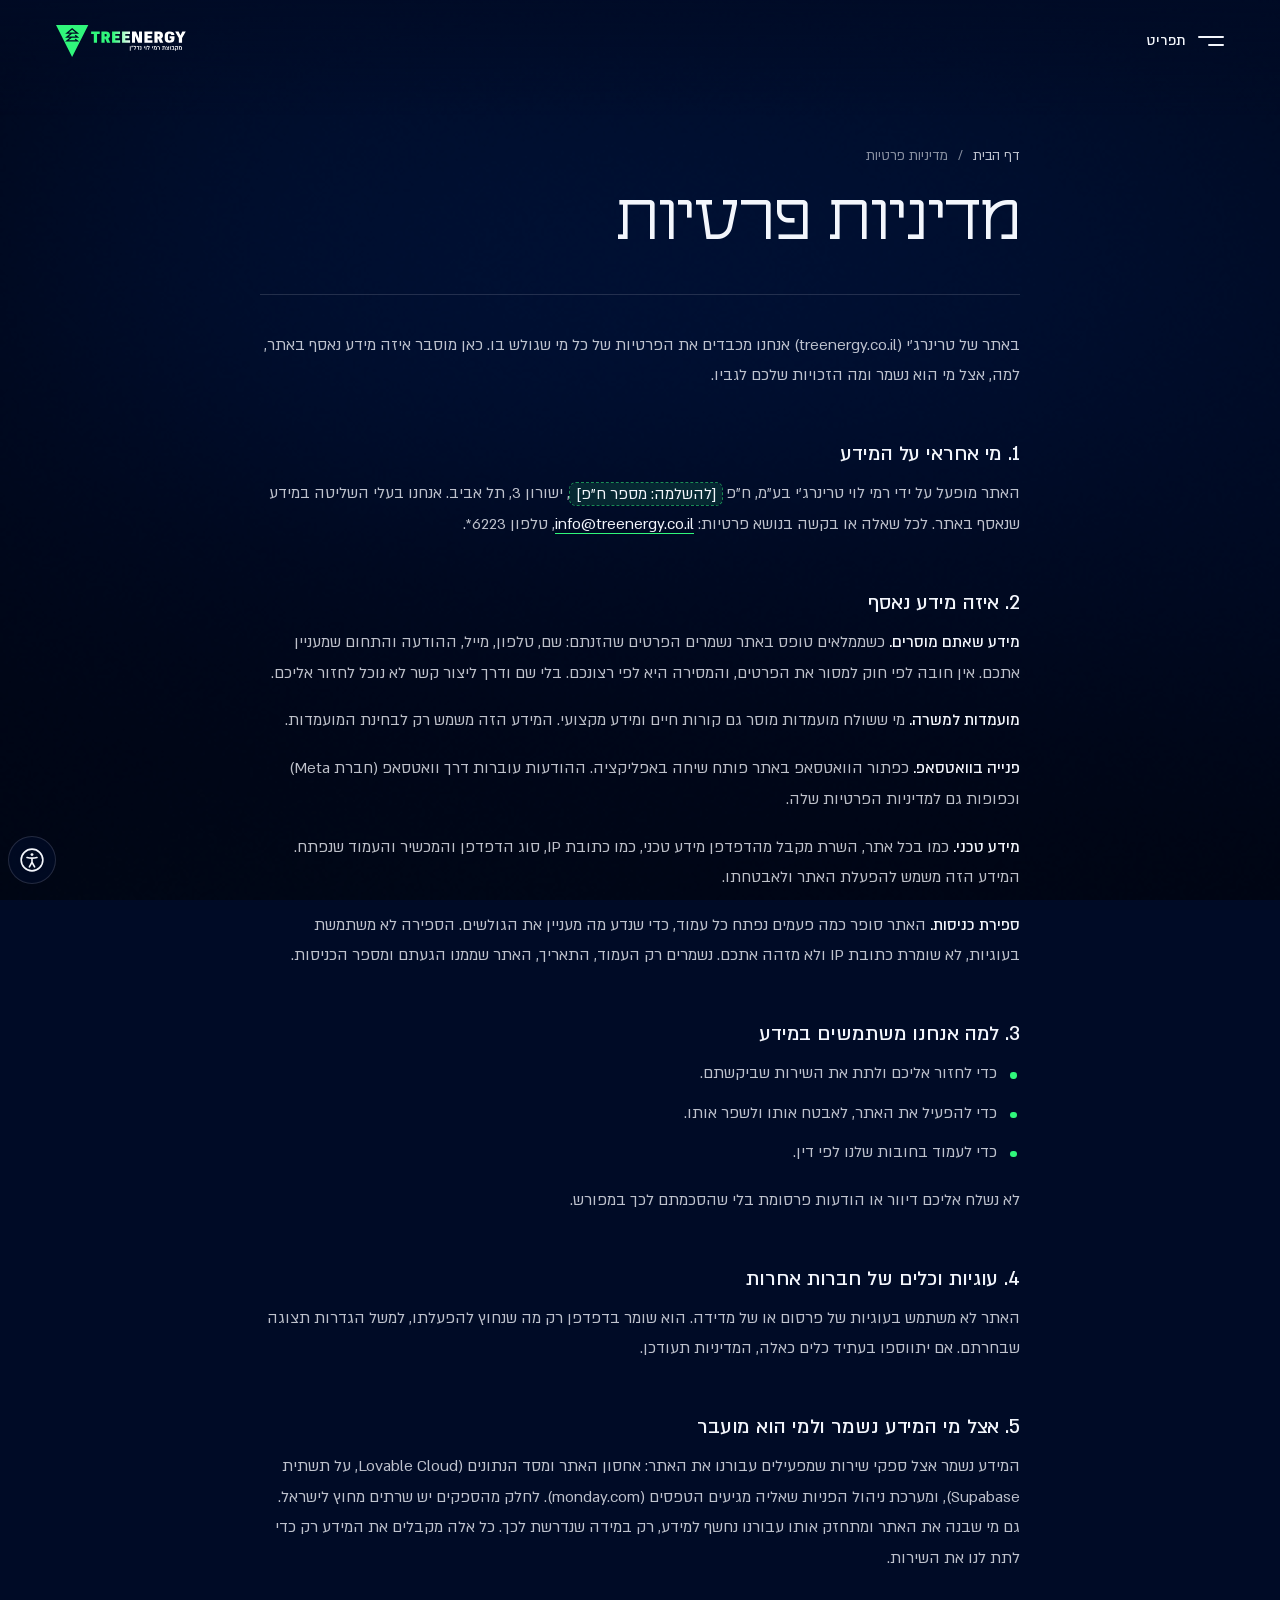
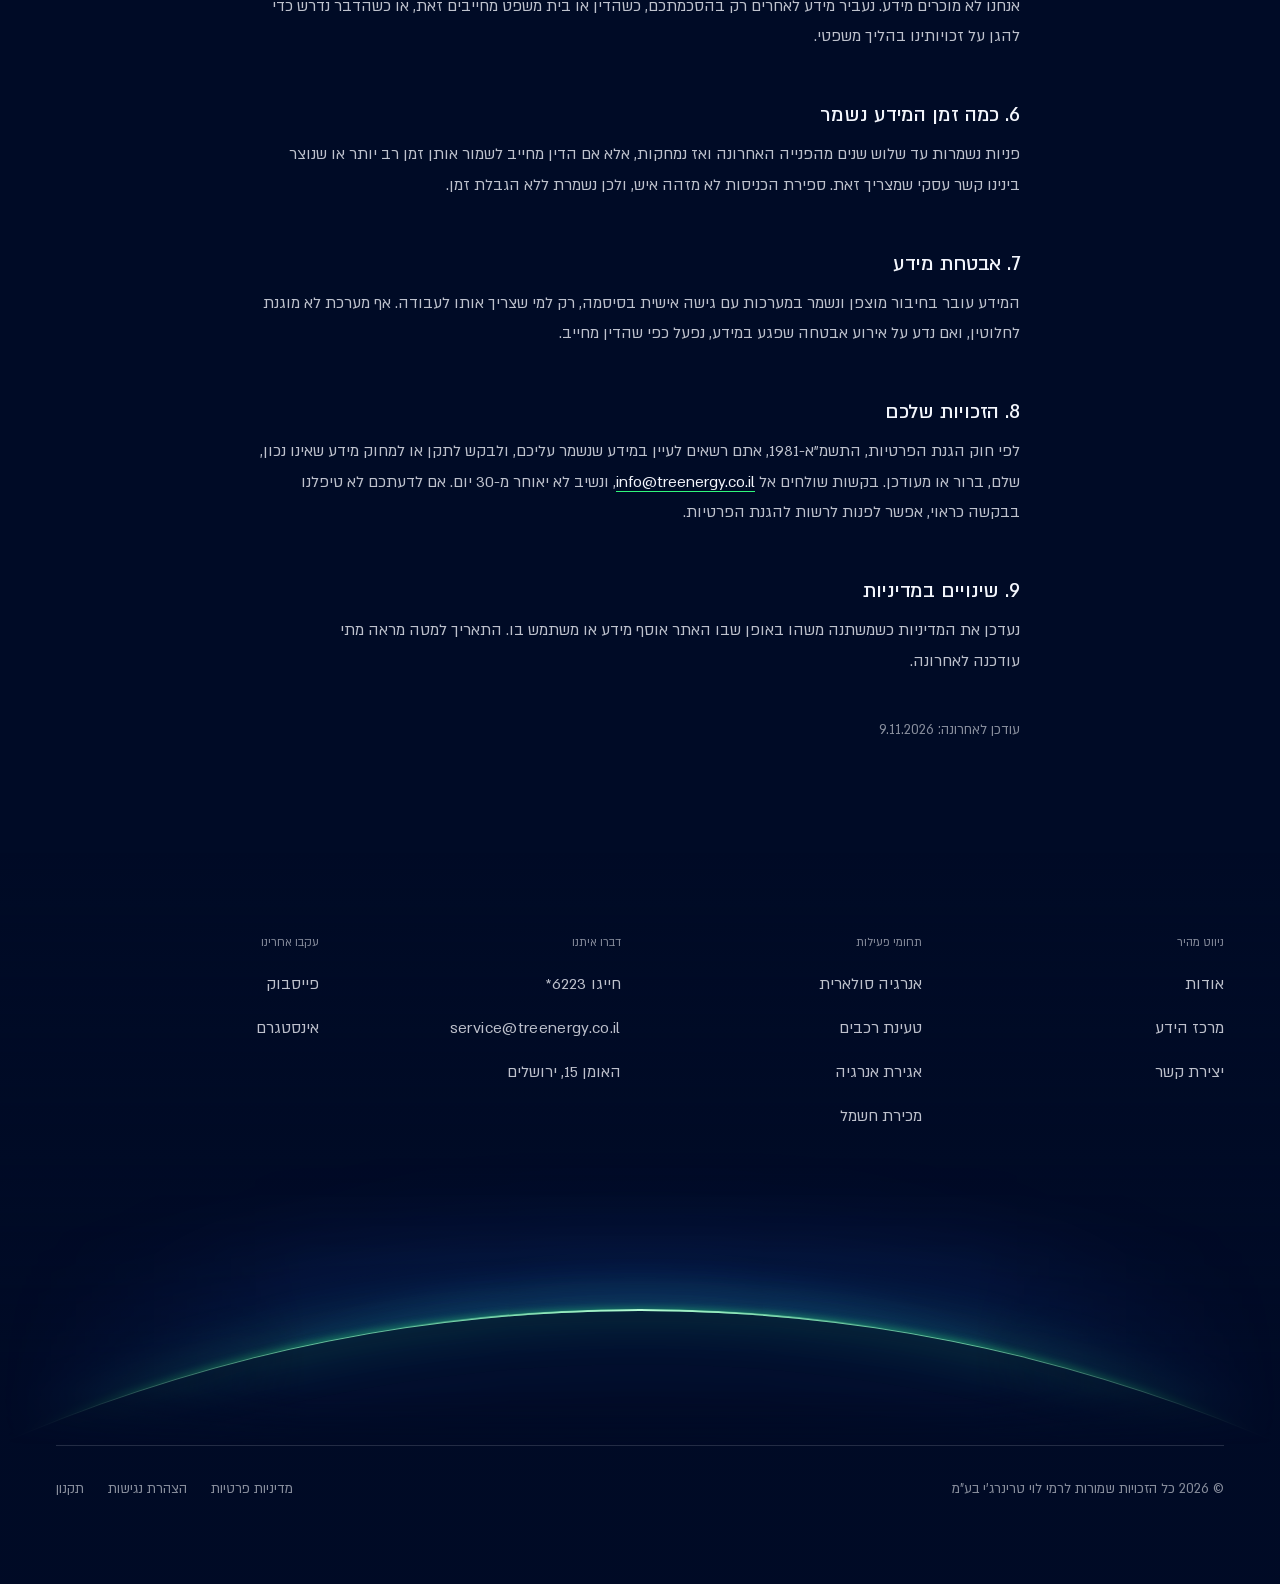
<file: privacy.html>
<!DOCTYPE html>
<html lang="he" dir="rtl" data-page="legal">
<head>
<meta charset="utf-8">
<meta name="viewport" content="width=device-width, initial-scale=1, viewport-fit=cover">
<meta name="robots" content="noindex, nofollow">
<title>מדיניות פרטיות | טרינרג'י</title>
<meta name="description" content="איזה מידע נאסף באתר של טרינרג'י, למה, אצל מי הוא נשמר ומה הזכויות שלכם.">
<meta name="theme-color" content="#000B26">
<link rel="icon" href="assets/brand/mark.svg" type="image/svg+xml">
<link rel="preload" href="assets/fonts/hatzor-regular.woff2" as="font" type="font/woff2" crossorigin>
<link rel="preload" href="assets/fonts/almoni-medium-aaa.woff2" as="font" type="font/woff2" crossorigin>
<link rel="preload" href="assets/fonts/almoni-regular-aaa.woff2" as="font" type="font/woff2" crossorigin>
<script>
  document.documentElement.classList.add("js");
  // the visitor's display choices (the accessibility panel) hold here too; "stop motion" counts as reduced motion
  (function (d) { var ax = {}; try { ax = JSON.parse(localStorage.getItem("tr-ax") || "{}"); } catch (e) {}
    window.__still = !!ax.still;
    ["contrast", "links", "read", "still"].forEach(function (k) { if (ax[k]) d.classList.add("ax-" + k); });
    if (ax.text) d.classList.add("ax-t" + ax.text); })(document.documentElement);
  if ("scrollRestoration" in history) history.scrollRestoration = "manual";
</script>
<link rel="stylesheet" href="assets/css/site.css?v=r39">
<link rel="stylesheet" href="assets/css/domain.css?v=r39">
<!-- the page's own files carry the round (?v=), so a visitor never gets this round's code with pieces of the last one from the cache -->
<script type="importmap">{"imports":{"./assets/js/ribbon.js":"./assets/js/ribbon.js?v=r39","./assets/js/arc-rings.js":"./assets/js/arc-rings.js?v=r39","./assets/js/sky.js":"./assets/js/sky.js?v=r39"}}</script>
<script type="module" src="assets/js/page.js?v=r39"></script>
</head>
<body>
<canvas id="sky" aria-hidden="true"></canvas>
<a class="hskip" href="#main">דלג לתוכן</a>

<header class="hd" id="hd">
  <div class="hd-start">
    <button class="mn-btn" type="button" aria-expanded="false" aria-controls="mn"><span class="mn-ic" aria-hidden="true"><i></i><i></i></span><span class="mn-lbl">תפריט</span></button>
  </div>
  <nav class="hd-rail" aria-label="ניווט באתר">
    <span class="hd-wire" aria-hidden="true"><i class="hd-fill"></i></span>
    <a class="hd-node" href="about.html"><i aria-hidden="true"></i><span>אודות</span></a>
    <a class="hd-node" href="solar.html"><i aria-hidden="true"></i><span>סולארי</span></a>
    <a class="hd-node" href="storage.html"><i aria-hidden="true"></i><span>אגירה</span></a>
    <a class="hd-node" href="charge.html"><i aria-hidden="true"></i><span>טעינה</span></a>
    <a class="hd-node" href="knowledge.html"><i aria-hidden="true"></i><span>מרכז ידע</span></a>
    <a class="hd-node" href="contact.html"><i aria-hidden="true"></i><span>צור קשר</span></a>
  </nav>
  <div class="hd-end">
    <a class="hd-cta" href="contact.html">כמה תוכל להרוויח</a>
    <a class="hd-tel" href="tel:*6223" aria-label="חייגו 6223*"><svg viewBox="0 0 24 24" fill="none" stroke="currentColor" stroke-width="1.6" stroke-linecap="round" stroke-linejoin="round" aria-hidden="true"><path d="M5 4h4l2 5-2.5 1.5a11 11 0 0 0 5 5L15 13l5 2v4a2 2 0 0 1-2 2A16 16 0 0 1 3 6a2 2 0 0 1 2-2"/></svg></a>
    <a class="hd-logo" href="index.html"><img src="assets/brand/logo-on-dark.svg" alt="טרינרג'י, לעמוד הבית" width="507" height="125"></a>
  </div>
</header>

<div class="mn" id="mn" role="dialog" aria-modal="true" aria-label="תפריט">
  <div class="mn-bg" aria-hidden="true"></div>
  <div class="mn-in">
    <div class="mn-top">
      <button class="mn-close" type="button"><span class="mn-x" aria-hidden="true"><i></i><i></i></span><span class="mn-lbl">סגירה</span></button>
      <img class="mn-logo" src="assets/brand/logo-on-dark.svg" alt="" width="507" height="125">
    </div>
    <nav class="mn-nav" aria-label="ניווט ראשי">
      <ol class="mn-list">
        <li class="mn-it"><a href="index.html"><span class="mn-t">דף הבית</span></a></li>
        <li class="mn-it"><a href="solar.html"><span class="mn-t">אנרגיה סולארית</span></a></li>
        <li class="mn-it"><a href="charge.html"><span class="mn-t">טעינת רכבים</span></a></li>
        <li class="mn-it"><a href="storage.html"><span class="mn-t">אגירת אנרגיה</span></a></li>
        <li class="mn-it"><a href="about.html"><span class="mn-t">אודות</span></a></li>
        <li class="mn-it"><a href="knowledge.html"><span class="mn-t">מרכז הידע</span></a></li>
        <li class="mn-it"><a href="contact.html"><span class="mn-t">יצירת קשר</span></a></li>
      </ol>
    </nav>
    <div class="mn-side">
      <div class="mn-contact">
        <a class="mn-tel" href="tel:*6223"><svg viewBox="0 0 24 24" fill="none" stroke="currentColor" stroke-width="1.6" stroke-linecap="round" stroke-linejoin="round" aria-hidden="true"><path d="M5 4h4l2 5-2.5 1.5a11 11 0 0 0 5 5L15 13l5 2v4a2 2 0 0 1-2 2A16 16 0 0 1 3 6a2 2 0 0 1 2-2"/></svg>חייגו <span class="num">6223*</span></a>
      </div>
    </div>
  </div>
</div>

<main id="main" class="lg">

<!-- SKETCH ONLY: the studio's standard מדיניות פרטיות (site-panel template, 9.11.2026), filled with what we know about Treenergy.
     Every [להשלמה] is a fact only the client can give. It is the client's legal text: they read and approve it, we do not edit it after.
     It describes the launch site (on Lovable, forms to Monday), not this static sketch. -->
<article class="lg-doc">
  <nav class="crumb" aria-label="מיקום באתר"><a href="index.html">דף הבית</a><span aria-hidden="true">/</span><span aria-current="page">מדיניות פרטיות</span></nav>
  <h1>מדיניות פרטיות</h1>
  <div class="lg-body">
<p>באתר של טרינרג'י (treenergy.co.il) אנחנו מכבדים את הפרטיות של כל מי שגולש בו. כאן מוסבר איזה מידע נאסף באתר, למה, אצל מי הוא נשמר ומה הזכויות שלכם לגביו.</p>
<h2>1. מי אחראי על המידע</h2>
<p>האתר מופעל על ידי רמי לוי טרינרג'י בע"מ, ח"פ <mark class="lg-gap">[להשלמה: מספר ח"פ]</mark>, ישורון 3, תל אביב. אנחנו בעלי השליטה במידע שנאסף באתר. לכל שאלה או בקשה בנושא פרטיות: <a href="mailto:info@treenergy.co.il">info@treenergy.co.il</a>, טלפון 6223*.</p>
<h2>2. איזה מידע נאסף</h2>
<p><strong>מידע שאתם מוסרים.</strong> כשממלאים טופס באתר נשמרים הפרטים שהזנתם: שם, טלפון, מייל, ההודעה והתחום שמעניין אתכם. אין חובה לפי חוק למסור את הפרטים, והמסירה היא לפי רצונכם. בלי שם ודרך ליצור קשר לא נוכל לחזור אליכם.</p>
<p><strong>מועמדות למשרה.</strong> מי ששולח מועמדות מוסר גם קורות חיים ומידע מקצועי. המידע הזה משמש רק לבחינת המועמדות.</p>
<p><strong>פנייה בוואטסאפ.</strong> כפתור הוואטסאפ באתר פותח שיחה באפליקציה. ההודעות עוברות דרך וואטסאפ (חברת Meta) וכפופות גם למדיניות הפרטיות שלה.</p>
<p><strong>מידע טכני.</strong> כמו בכל אתר, השרת מקבל מהדפדפן מידע טכני, כמו כתובת IP, סוג הדפדפן והמכשיר והעמוד שנפתח. המידע הזה משמש להפעלת האתר ולאבטחתו.</p>
<p><strong>ספירת כניסות.</strong> האתר סופר כמה פעמים נפתח כל עמוד, כדי שנדע מה מעניין את הגולשים. הספירה לא משתמשת בעוגיות, לא שומרת כתובת IP ולא מזהה אתכם. נשמרים רק העמוד, התאריך, האתר שממנו הגעתם ומספר הכניסות.</p>
<h2>3. למה אנחנו משתמשים במידע</h2>
<ul>
<li>כדי לחזור אליכם ולתת את השירות שביקשתם.</li>
<li>כדי להפעיל את האתר, לאבטח אותו ולשפר אותו.</li>
<li>כדי לעמוד בחובות שלנו לפי דין.</li>
</ul>
<p>לא נשלח אליכם דיוור או הודעות פרסומת בלי שהסכמתם לכך במפורש.</p>
<h2>4. עוגיות וכלים של חברות אחרות</h2>
<p>האתר לא משתמש בעוגיות של פרסום או של מדידה. הוא שומר בדפדפן רק מה שנחוץ להפעלתו, למשל הגדרות תצוגה שבחרתם. אם יתווספו בעתיד כלים כאלה, המדיניות תעודכן.</p>
<h2>5. אצל מי המידע נשמר ולמי הוא מועבר</h2>
<p>המידע נשמר אצל ספקי שירות שמפעילים עבורנו את האתר: אחסון האתר ומסד הנתונים (Lovable Cloud, על תשתית Supabase), ומערכת ניהול הפניות שאליה מגיעים הטפסים (monday.com). לחלק מהספקים יש שרתים מחוץ לישראל. גם מי שבנה את האתר ומתחזק אותו עבורנו נחשף למידע, רק במידה שנדרשת לכך. כל אלה מקבלים את המידע רק כדי לתת לנו את השירות.</p>
<p>אנחנו לא מוכרים מידע. נעביר מידע לאחרים רק בהסכמתכם, כשהדין או בית משפט מחייבים זאת, או כשהדבר נדרש כדי להגן על זכויותינו בהליך משפטי.</p>
<h2>6. כמה זמן המידע נשמר</h2>
<p>פניות נשמרות עד שלוש שנים מהפנייה האחרונה ואז נמחקות, אלא אם הדין מחייב לשמור אותן זמן רב יותר או שנוצר בינינו קשר עסקי שמצריך זאת. ספירת הכניסות לא מזהה איש, ולכן נשמרת ללא הגבלת זמן.</p>
<h2>7. אבטחת מידע</h2>
<p>המידע עובר בחיבור מוצפן ונשמר במערכות עם גישה אישית בסיסמה, רק למי שצריך אותו לעבודה. אף מערכת לא מוגנת לחלוטין, ואם נדע על אירוע אבטחה שפגע במידע, נפעל כפי שהדין מחייב.</p>
<h2>8. הזכויות שלכם</h2>
<p>לפי חוק הגנת הפרטיות, התשמ"א-1981, אתם רשאים לעיין במידע שנשמר עליכם, ולבקש לתקן או למחוק מידע שאינו נכון, שלם, ברור או מעודכן. בקשות שולחים אל <a href="mailto:info@treenergy.co.il">info@treenergy.co.il</a>, ונשיב לא יאוחר מ-30 יום. אם לדעתכם לא טיפלנו בבקשה כראוי, אפשר לפנות לרשות להגנת הפרטיות.</p>
<h2>9. שינויים במדיניות</h2>
<p>נעדכן את המדיניות כשמשתנה משהו באופן שבו האתר אוסף מידע או משתמש בו. התאריך למטה מראה מתי עודכנה לאחרונה.</p>
<p class="updated">עודכן לאחרונה: 9.11.2026</p>
  </div>
</article>

</main>

<footer class="ft" id="ft">
  <div class="ft-cols">
    <nav class="ft-col" aria-label="ניווט מהיר"><p class="ft-k">ניווט מהיר</p><a href="about.html">אודות</a><a href="knowledge.html">מרכז הידע</a><a href="contact.html">יצירת קשר</a></nav>
    <nav class="ft-col" aria-label="תחומי פעילות"><p class="ft-k">תחומי פעילות</p><a href="solar.html">אנרגיה סולארית</a><a href="charge.html">טעינת רכבים</a><a href="storage.html">אגירת אנרגיה</a><span class="ft-soon">מכירת חשמל</span></nav>
    <div class="ft-col"><p class="ft-k">דברו איתנו</p><a href="tel:*6223">חייגו <span class="num">6223*</span></a><a class="lat" href="mailto:service@treenergy.co.il">service@treenergy.co.il</a><span>האומן 15, ירושלים</span></div>
    <div class="ft-col"><p class="ft-k">עקבו אחרינו</p><a href="https://www.facebook.com/treenergygroup" target="_blank" rel="noopener">פייסבוק</a><a href="https://www.instagram.com/treenergygroup" target="_blank" rel="noopener">אינסטגרם</a></div>
  </div>
  <div class="ft-sky" aria-hidden="true"><i class="ft-glow"></i><i class="ft-rim"></i></div>
  <div class="ft-base">
    <p>© <span data-year>2026</span> כל הזכויות שמורות לרמי לוי טרינרג'י בע"מ</p>
    <nav class="ft-legal" aria-label="מידע משפטי"><a href="privacy.html" aria-current="page">מדיניות פרטיות</a><a href="accessibility.html">הצהרת נגישות</a><a href="terms.html">תקנון</a></nav>
  </div>
</footer>


<button class="ax-btn" type="button" aria-label="נגישות: התאמות תצוגה" aria-expanded="false" aria-controls="ax"><svg viewBox="0 0 24 24" fill="none" stroke="currentColor" stroke-width="1.5" stroke-linecap="round" stroke-linejoin="round" aria-hidden="true"><circle cx="12" cy="12" r="10"/><circle cx="12" cy="7" r="1.3" fill="currentColor" stroke="none"/><path d="M7.4 9.7c3.1.8 6.1.8 9.2 0M12 10.6v3.5l-2.4 4.2M12 14.1l2.4 4.2"/></svg></button>
<div class="ax-scrim" aria-hidden="true"></div>
<div class="ax" id="ax" role="dialog" aria-modal="true" aria-labelledby="ax-h" inert>
  <div class="ax-top">
    <h2 id="ax-h">התאמות נגישות</h2>
    <button class="ax-x" type="button" aria-label="סגירת התאמות הנגישות"><svg viewBox="0 0 24 24" fill="none" stroke="currentColor" stroke-width="1.6" stroke-linecap="round" aria-hidden="true"><path d="M6 6l12 12M18 6L6 18"/></svg></button>
  </div>
  <div class="ax-size" role="group" aria-labelledby="ax-size-l">
    <p class="ax-lbl" id="ax-size-l">גודל הטקסט</p>
    <div class="ax-seg"><button type="button" data-text="0" aria-pressed="true">רגיל</button><button type="button" data-text="1" aria-pressed="false">גדול</button><button type="button" data-text="2" aria-pressed="false">גדול מאוד</button></div>
  </div>
  <ul class="ax-list">
    <li><button type="button" data-ax="contrast" aria-pressed="false"><span>ניגודיות גבוהה</span><i aria-hidden="true"></i></button></li>
    <li><button type="button" data-ax="links" aria-pressed="false"><span>הדגשת קישורים</span><i aria-hidden="true"></i></button></li>
    <li><button type="button" data-ax="read" aria-pressed="false"><span>גופן קריא</span><i aria-hidden="true"></i></button></li>
    <li><button type="button" data-ax="still" aria-pressed="false"><span>עצירת תנועה</span><i aria-hidden="true"></i></button></li>
  </ul>
  <div class="ax-foot"><button class="ax-reset" type="button">איפוס הבחירות</button><p>נשמר לביקור הבא</p></div>
</div>
</body>
</html>
</file>
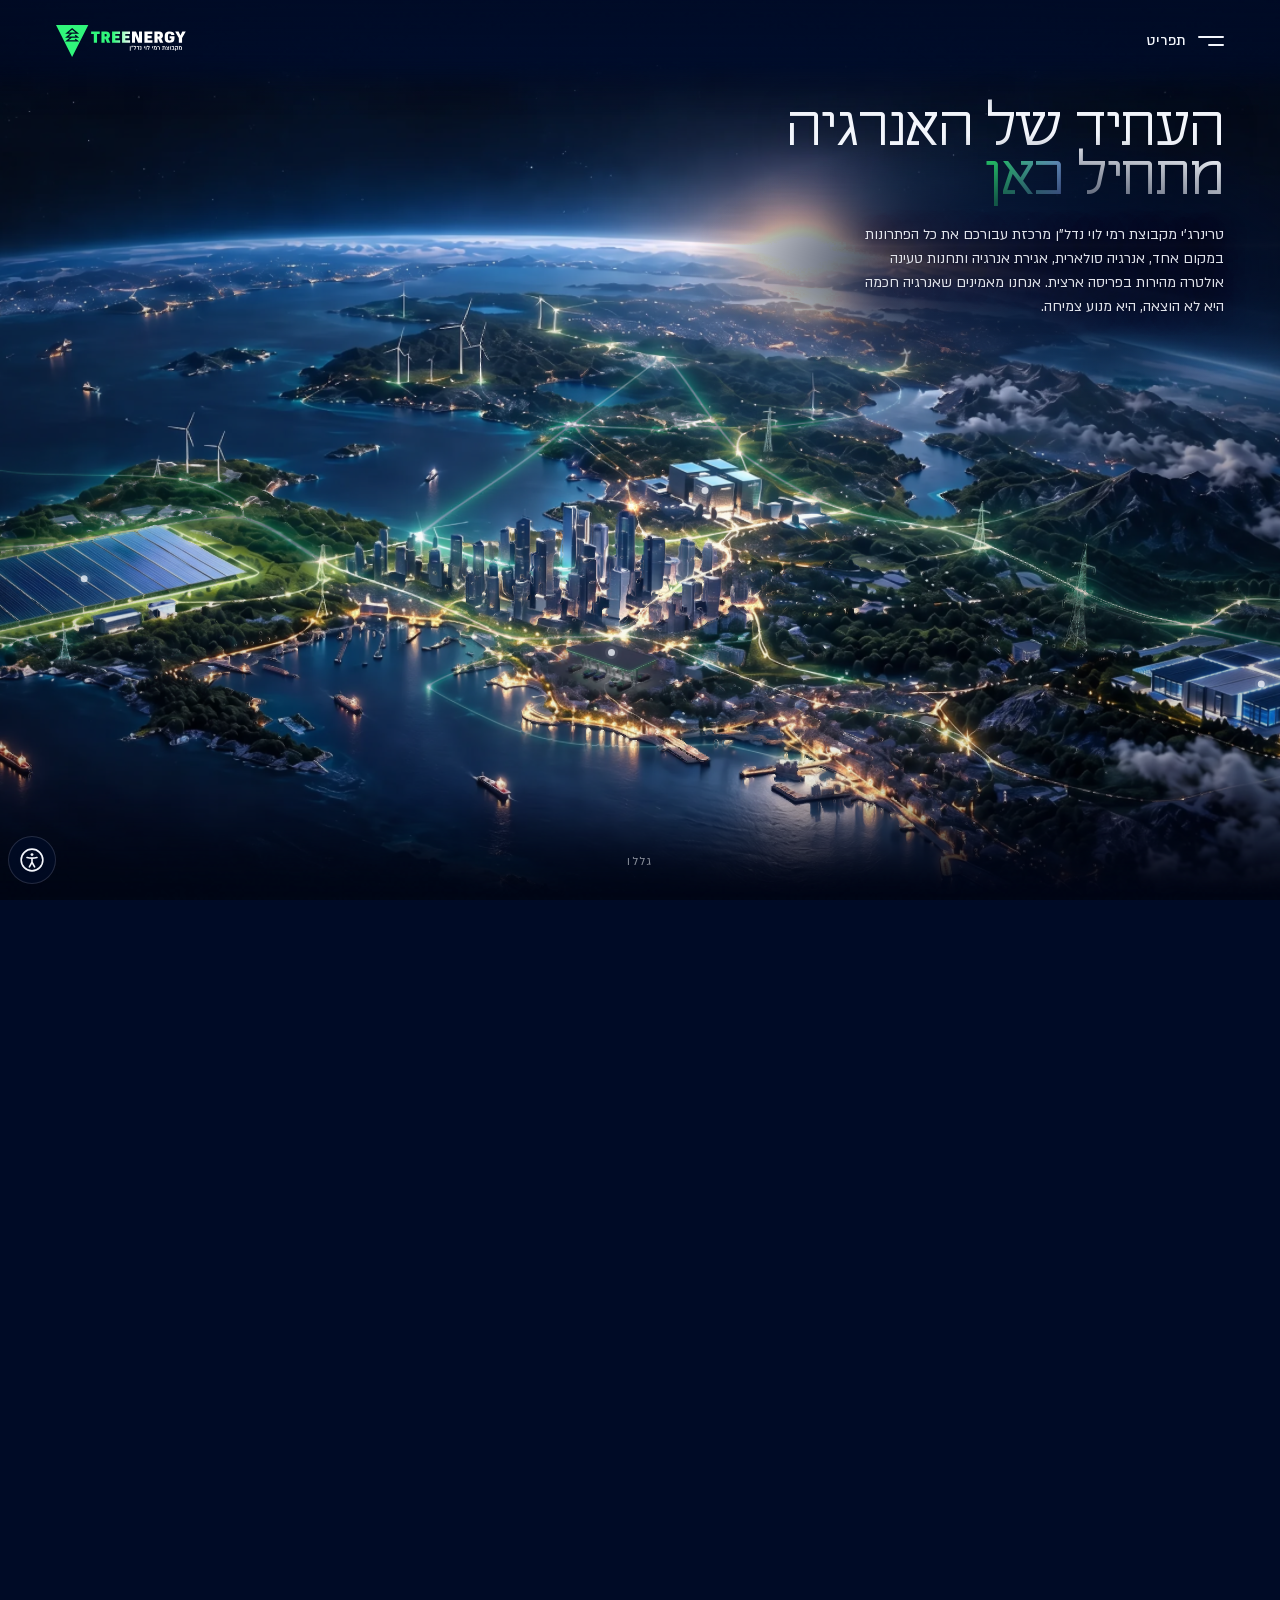
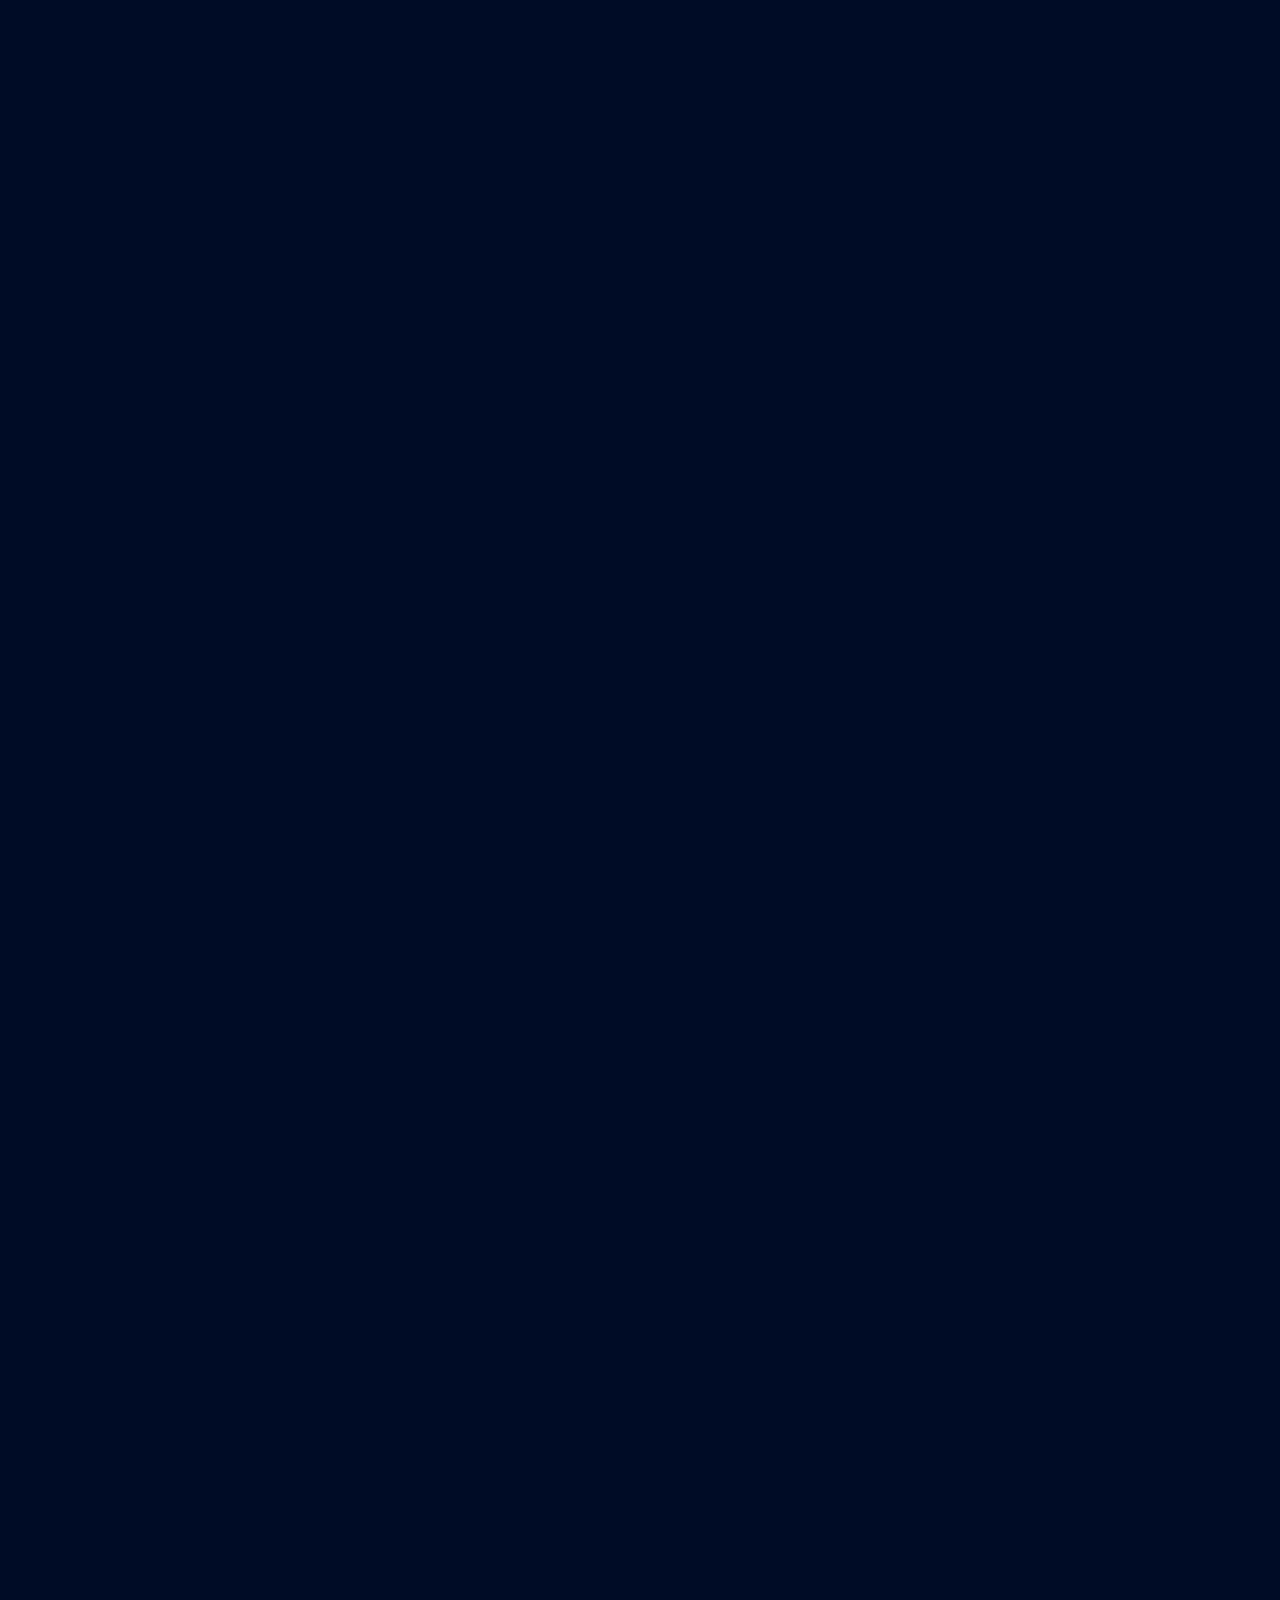
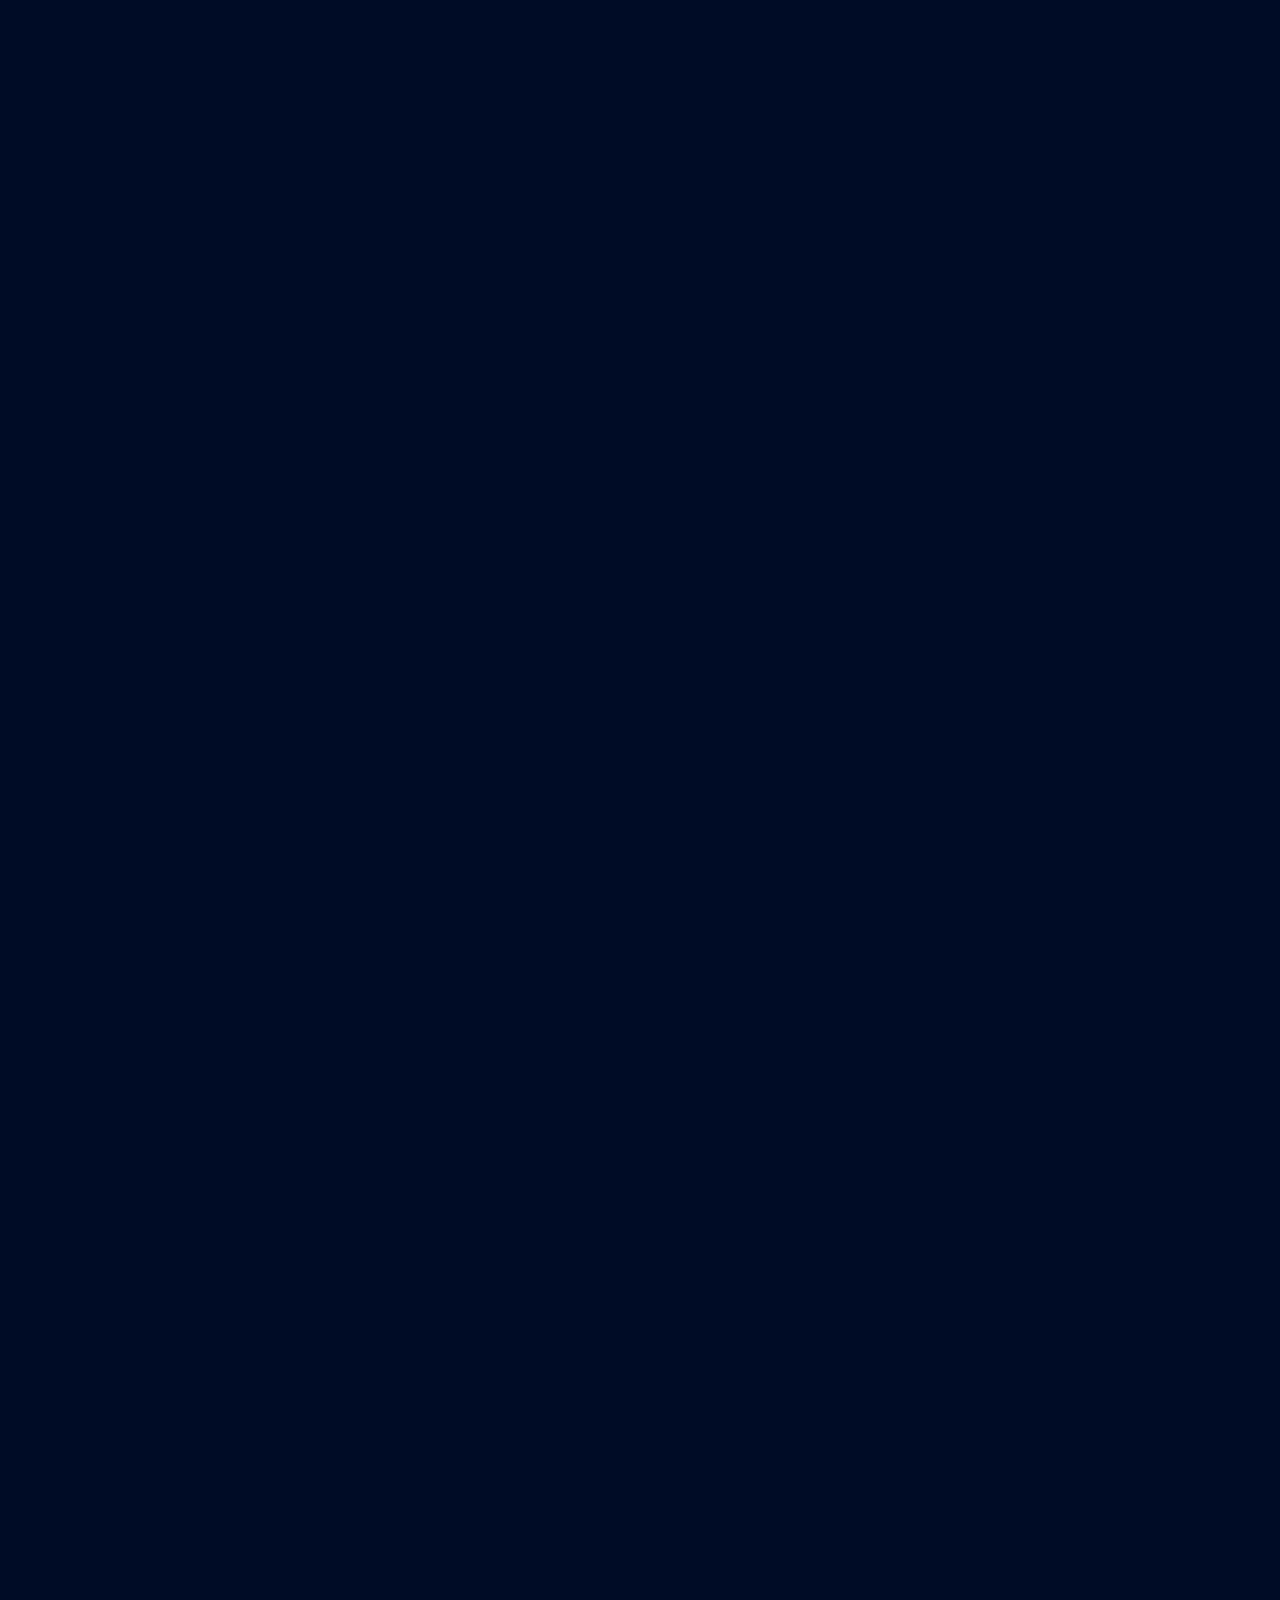
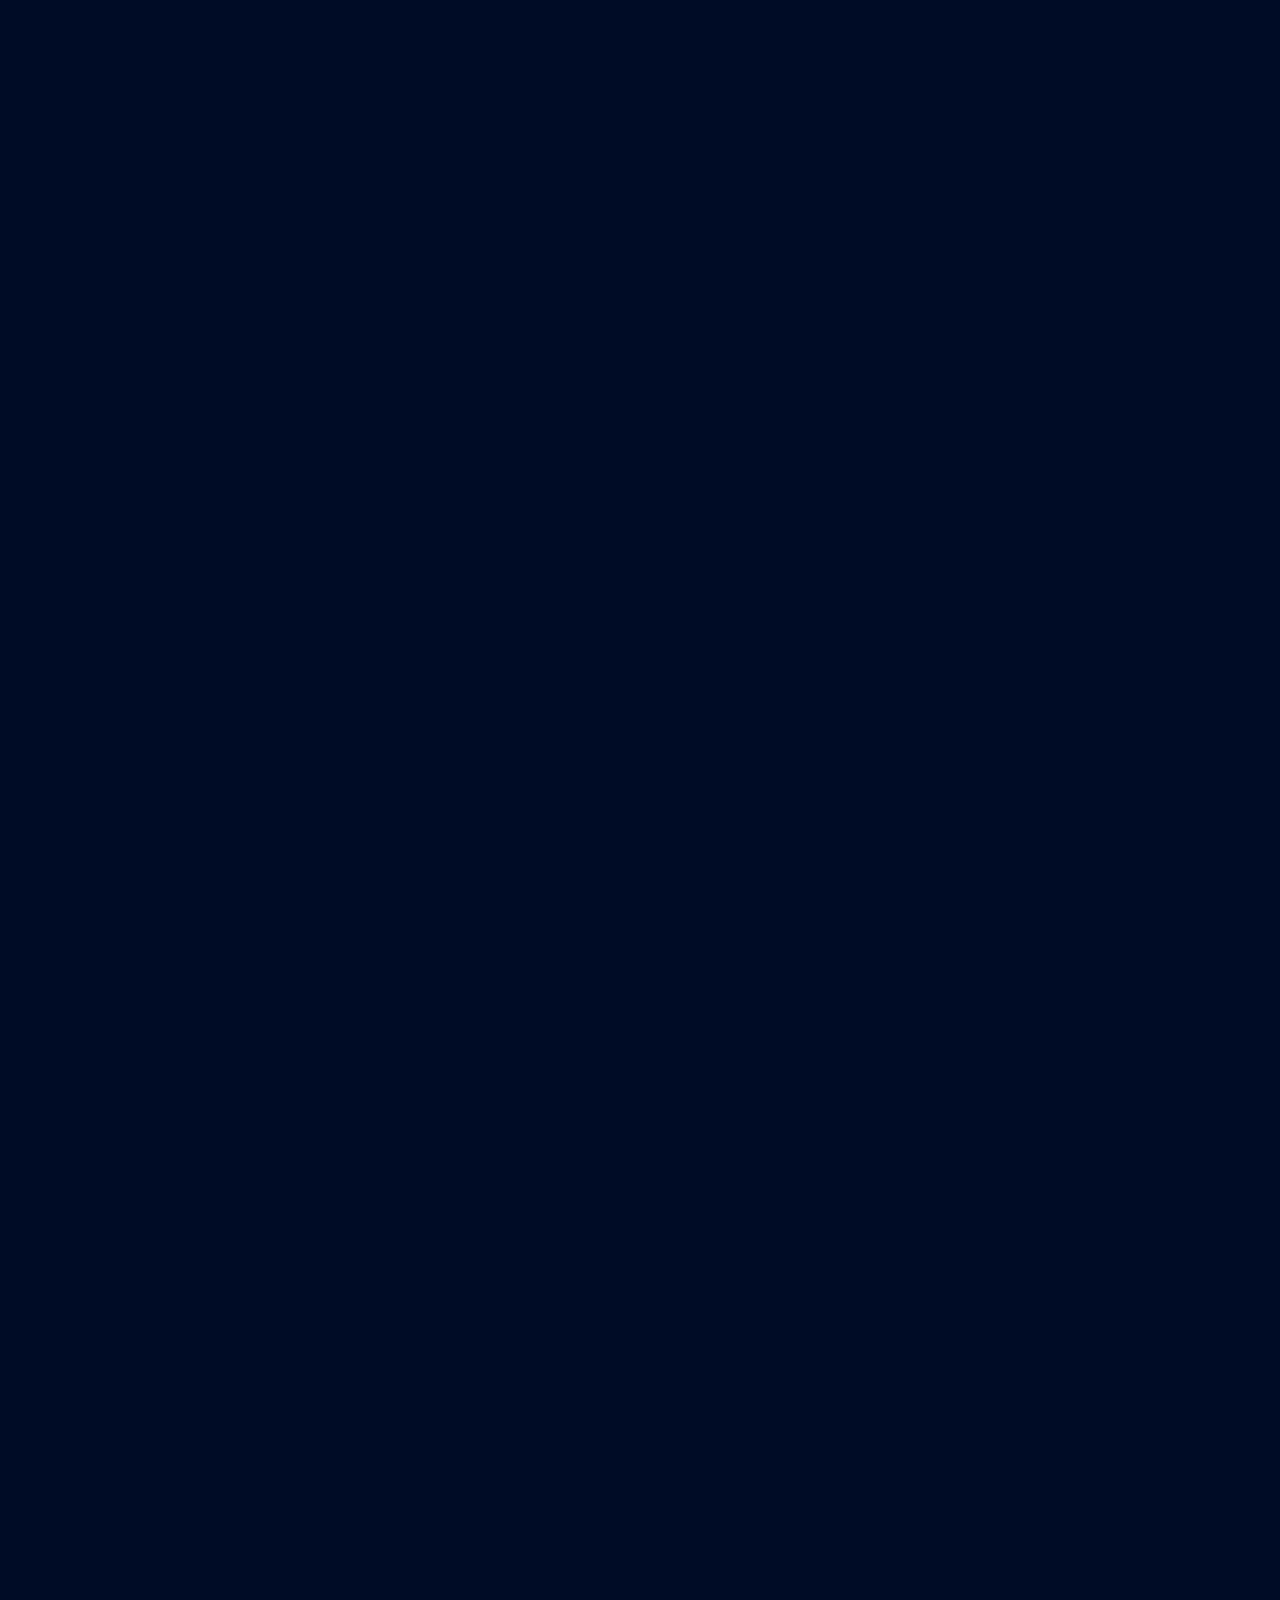
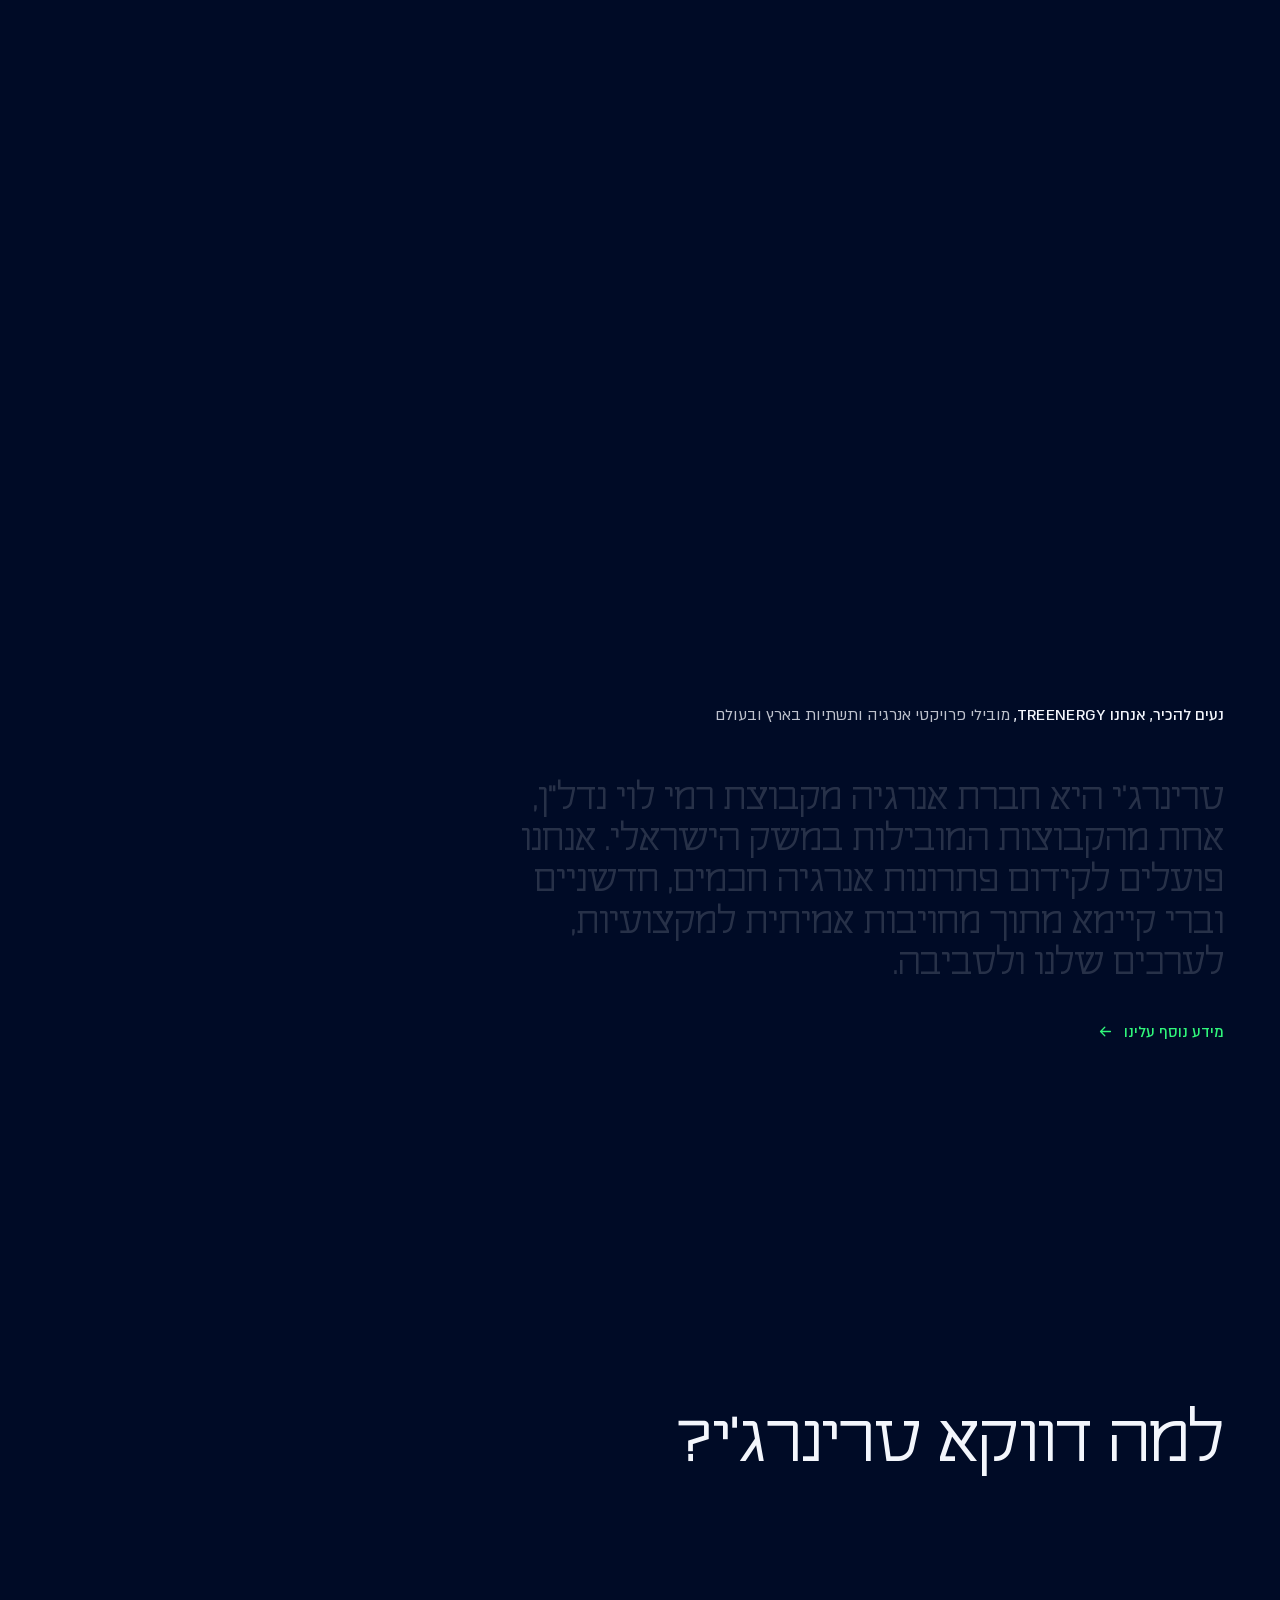
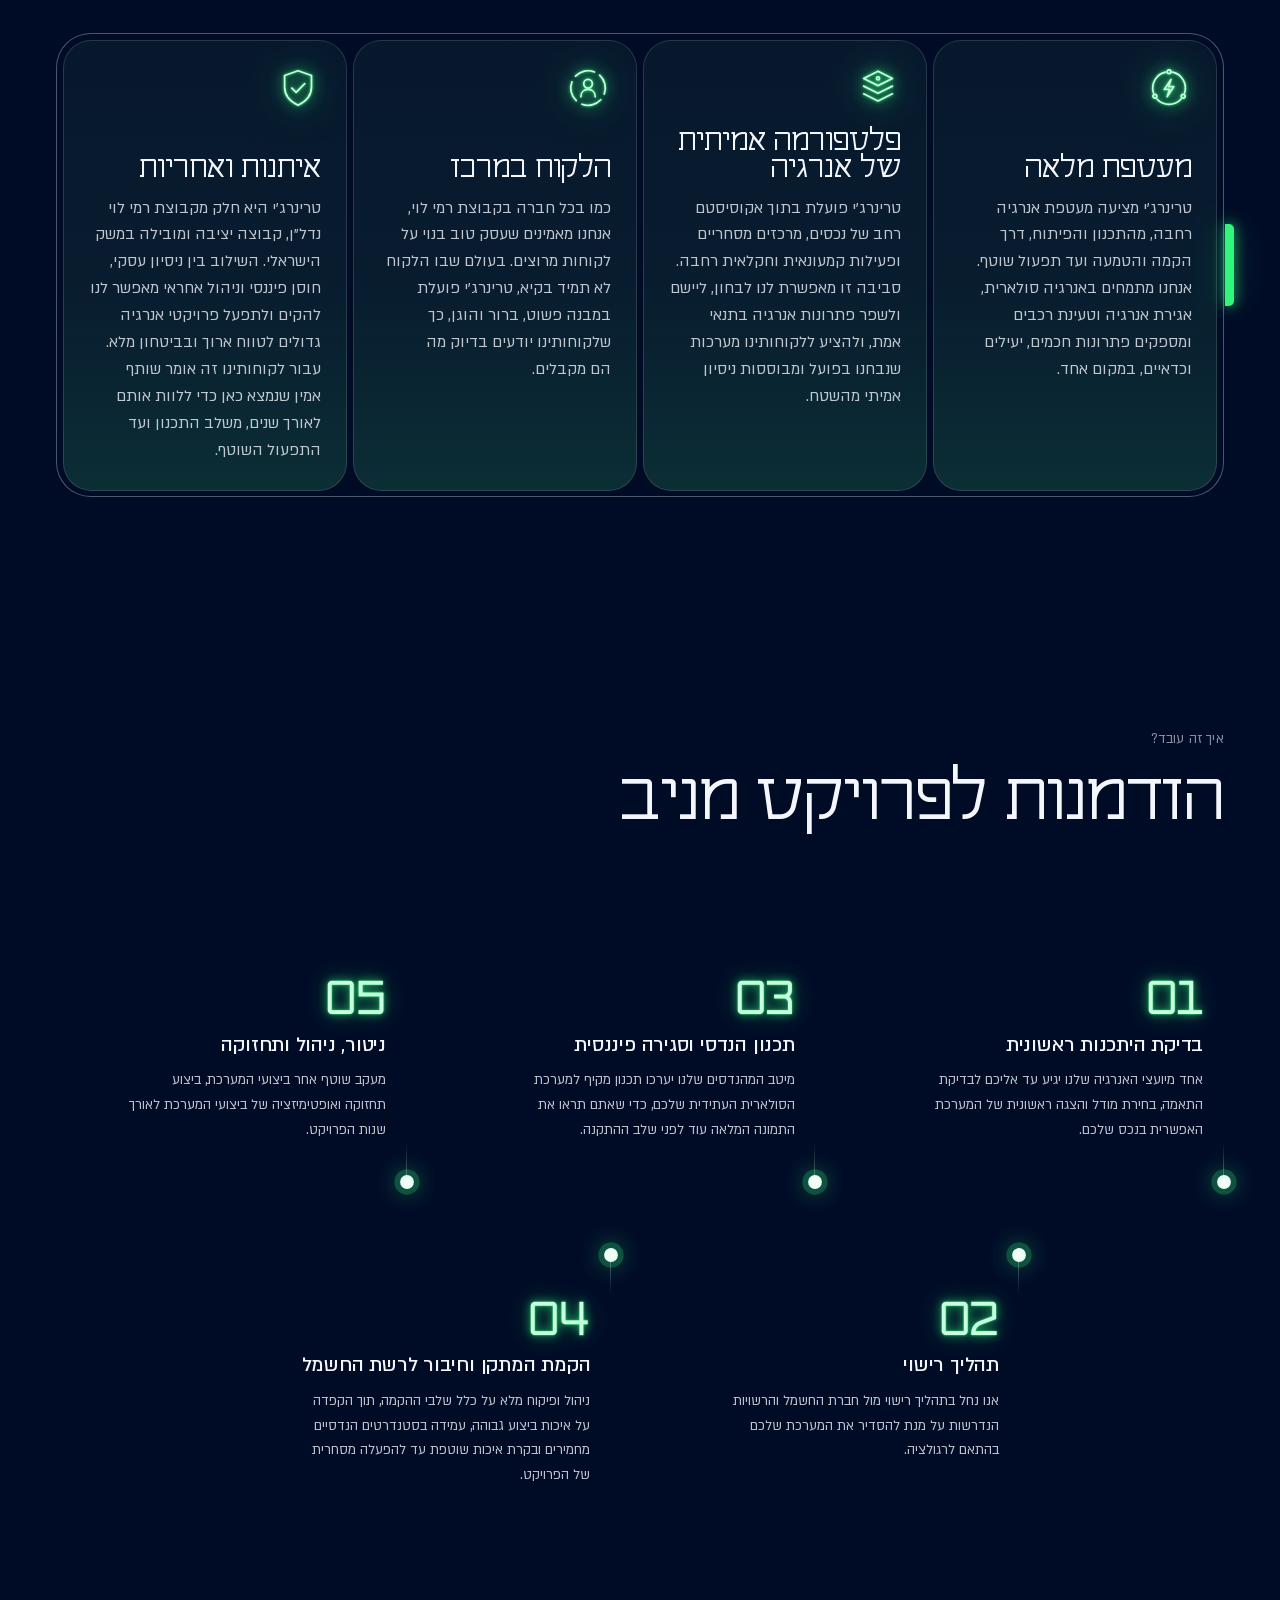
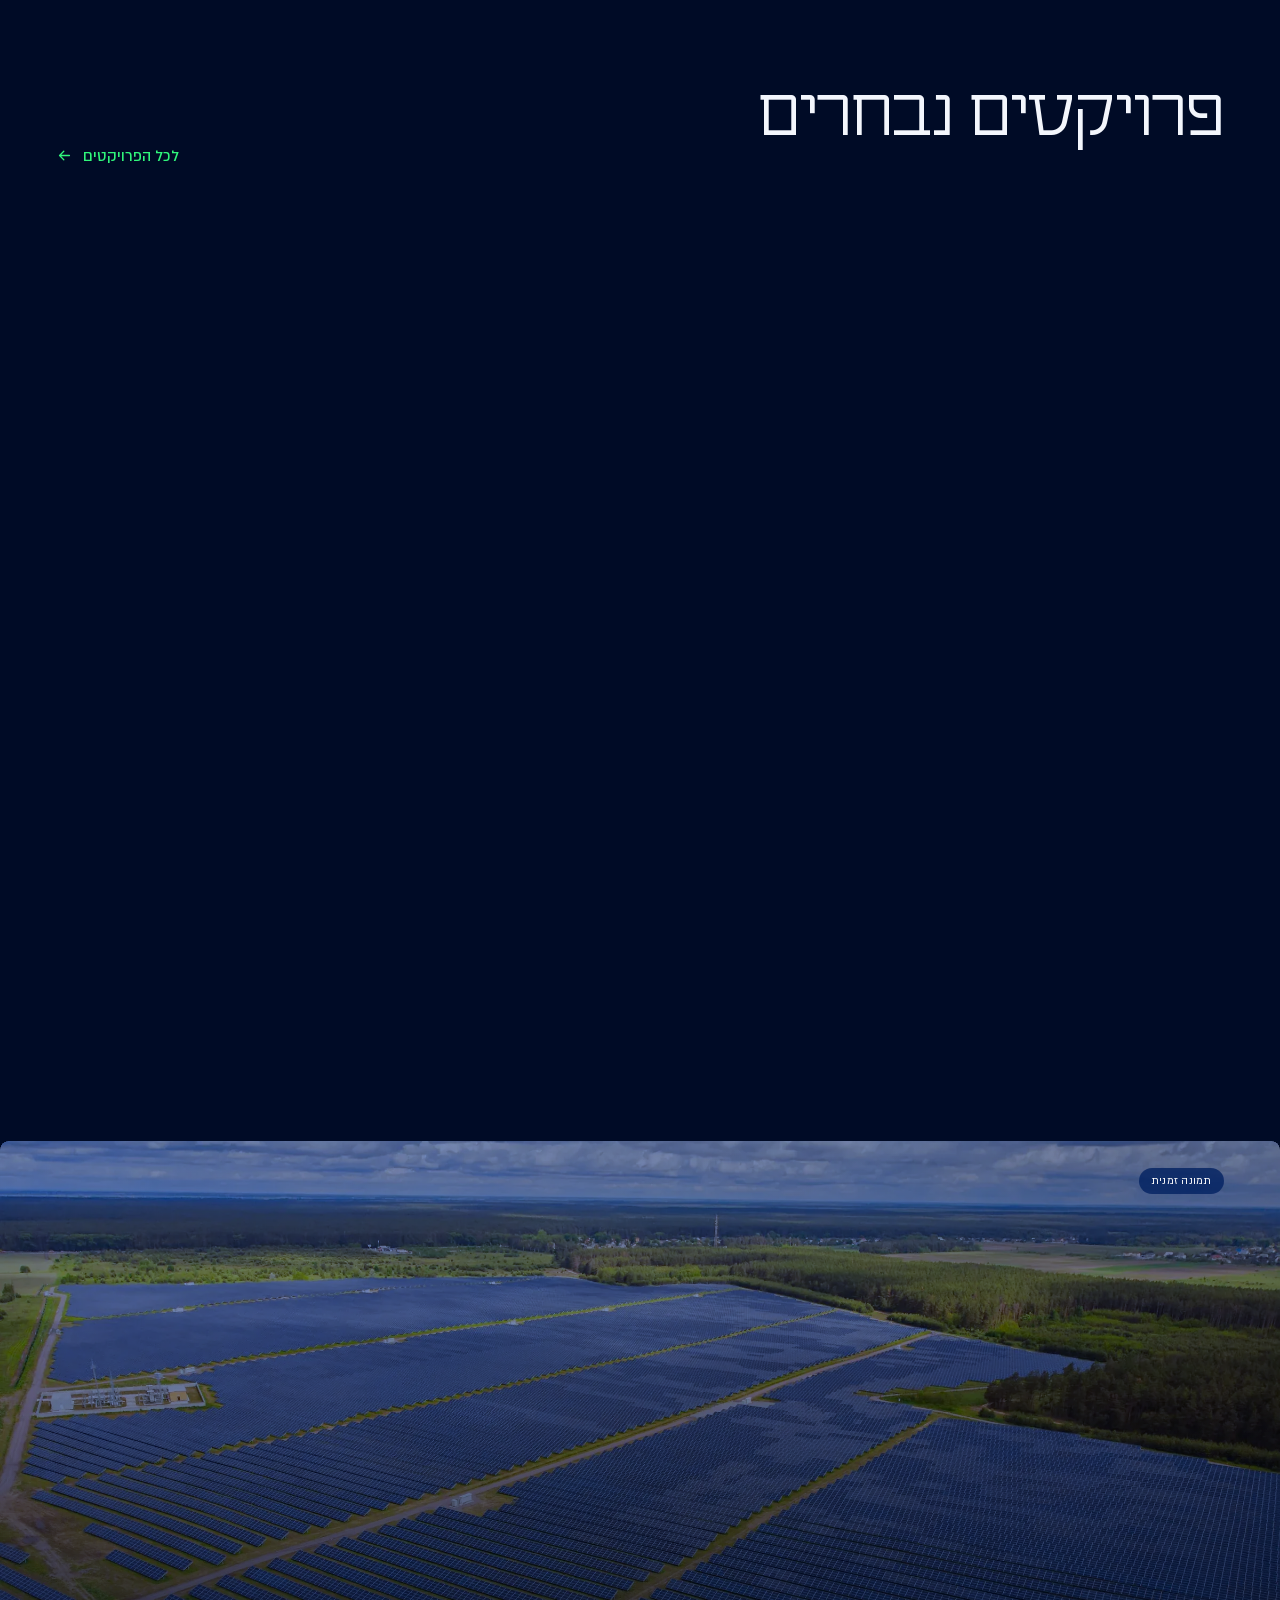
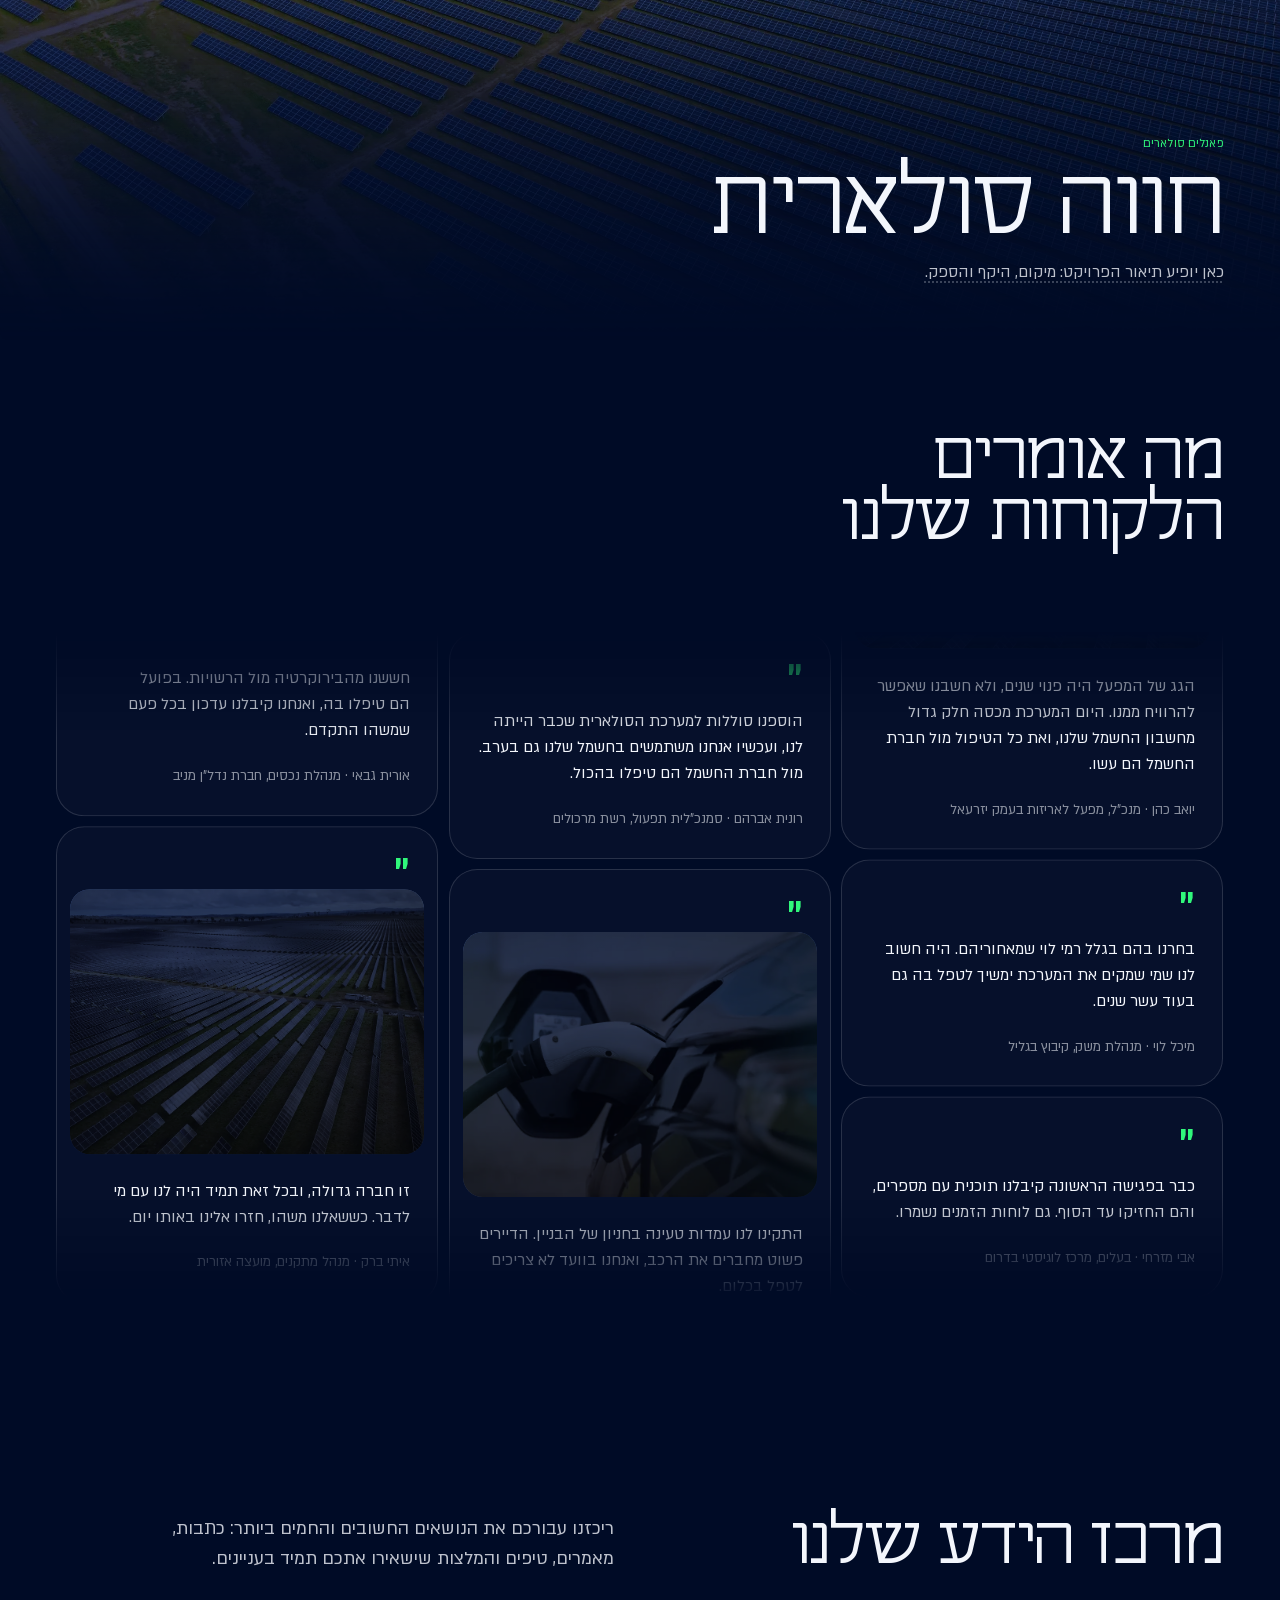
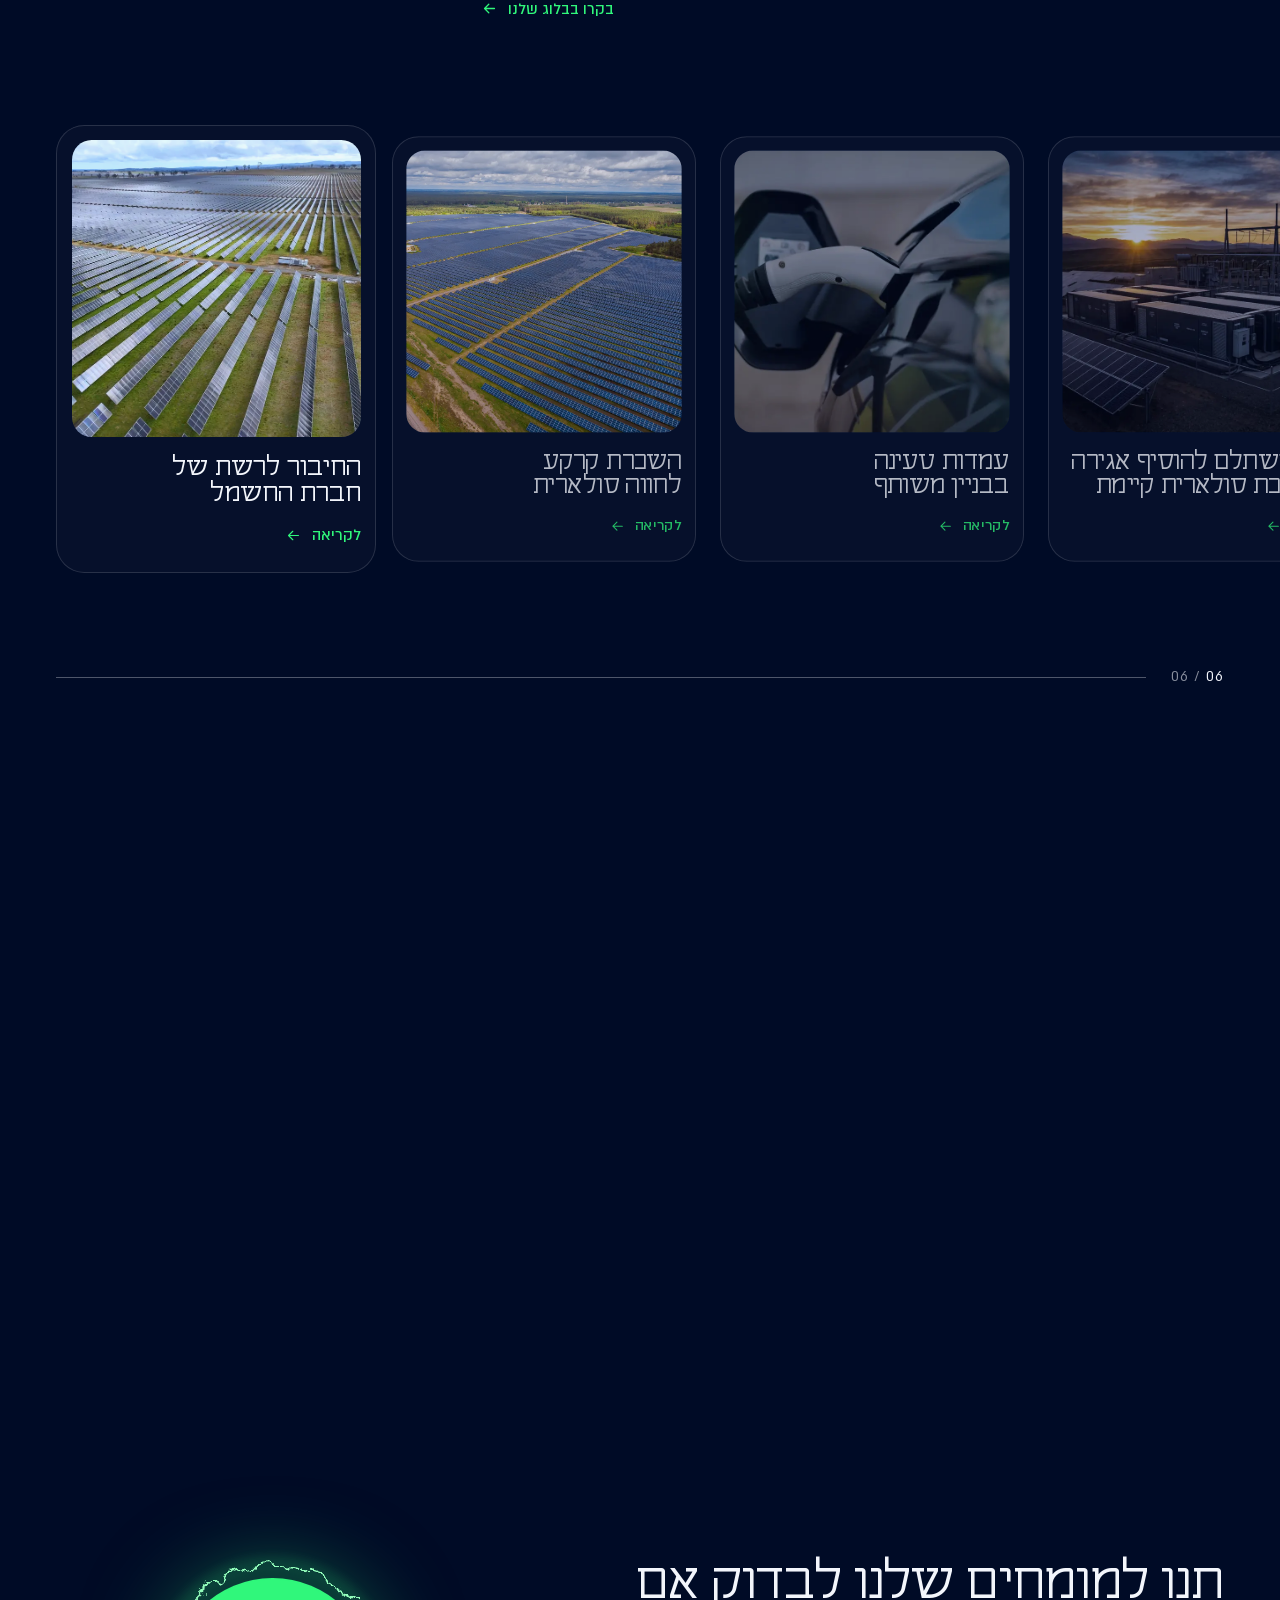
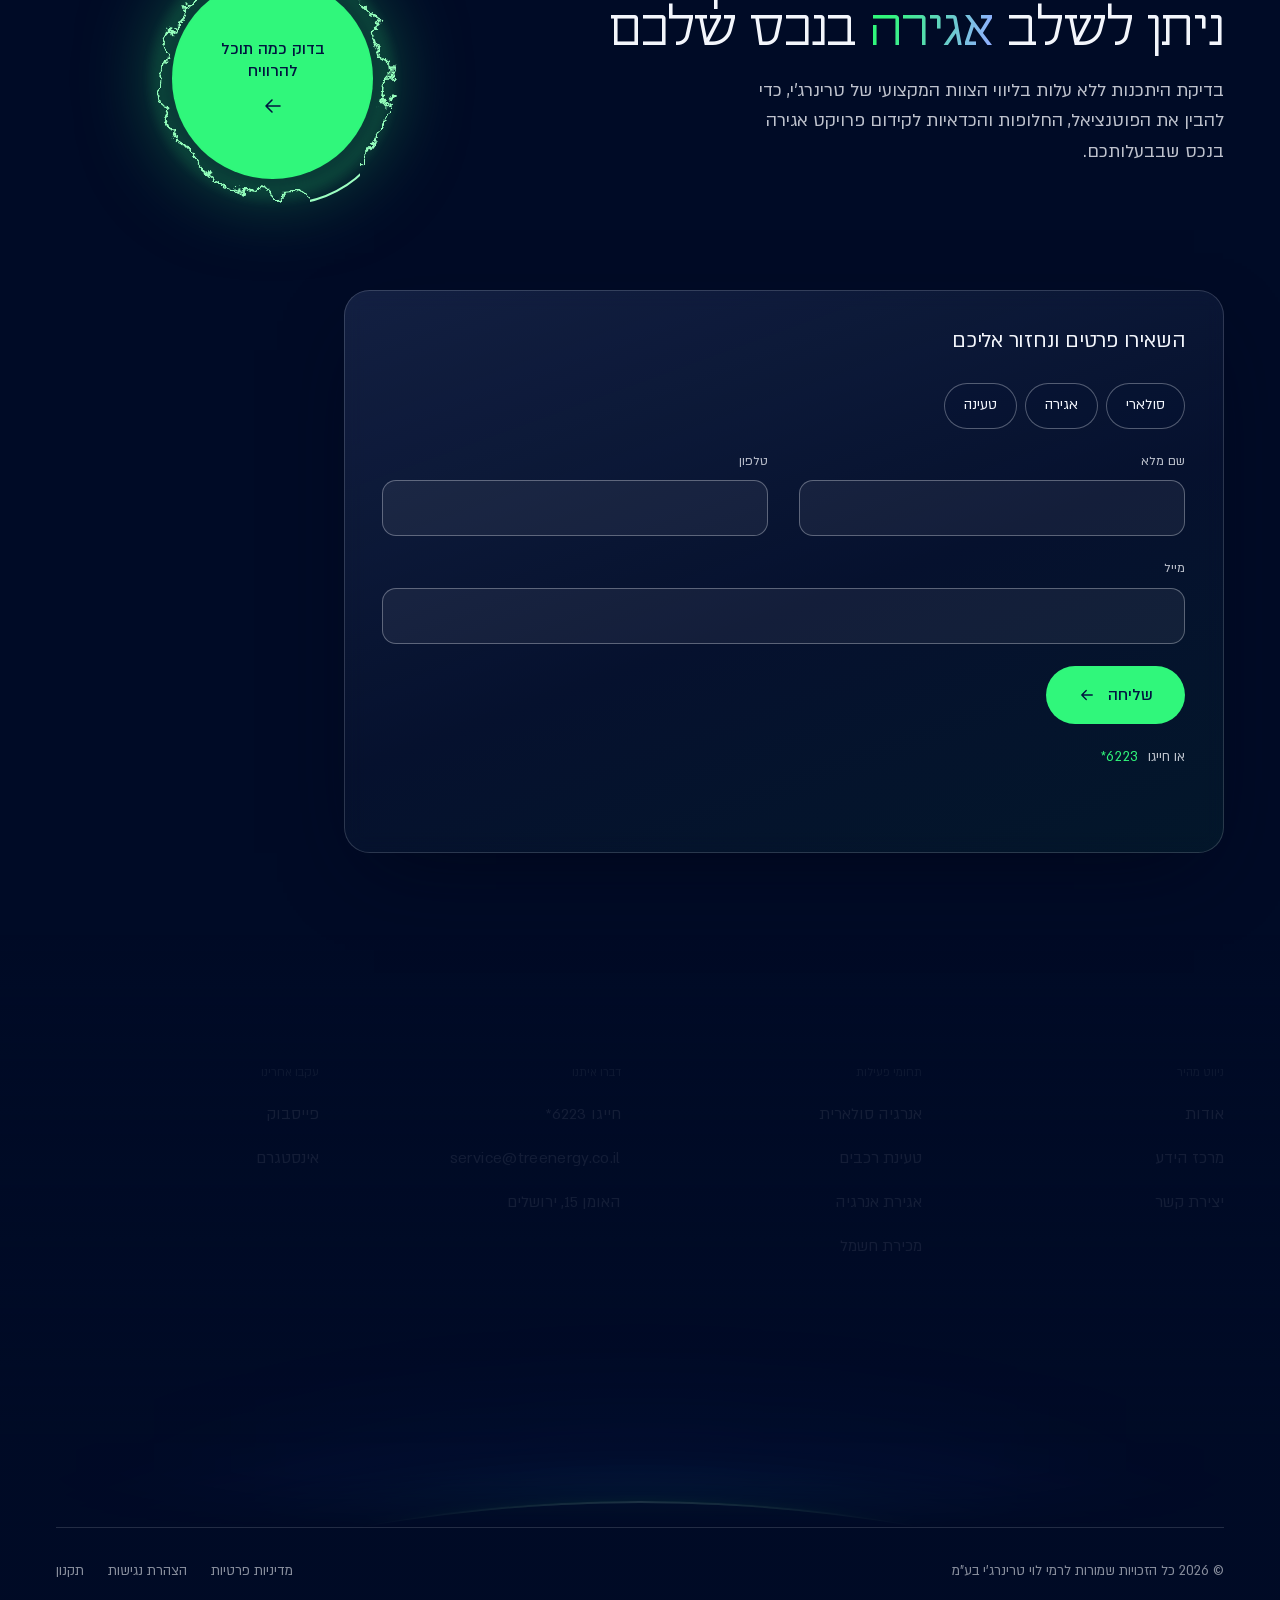
<file: scene.html>
<!DOCTYPE html>
<html lang="he" dir="rtl">
<head>
<meta charset="utf-8">
<meta name="robots" content="noindex, nofollow">
<title>טרינרג'י</title>
<!-- the tour page is the home page now (Liav 26.10): an old link to scene.html lands there, on the same place -->
<script>location.replace("./" + location.hash);</script>
<meta http-equiv="refresh" content="0; url=./">
<link rel="canonical" href="./">
</head>
<body style="background:#000B26"></body>
</html>
</file>
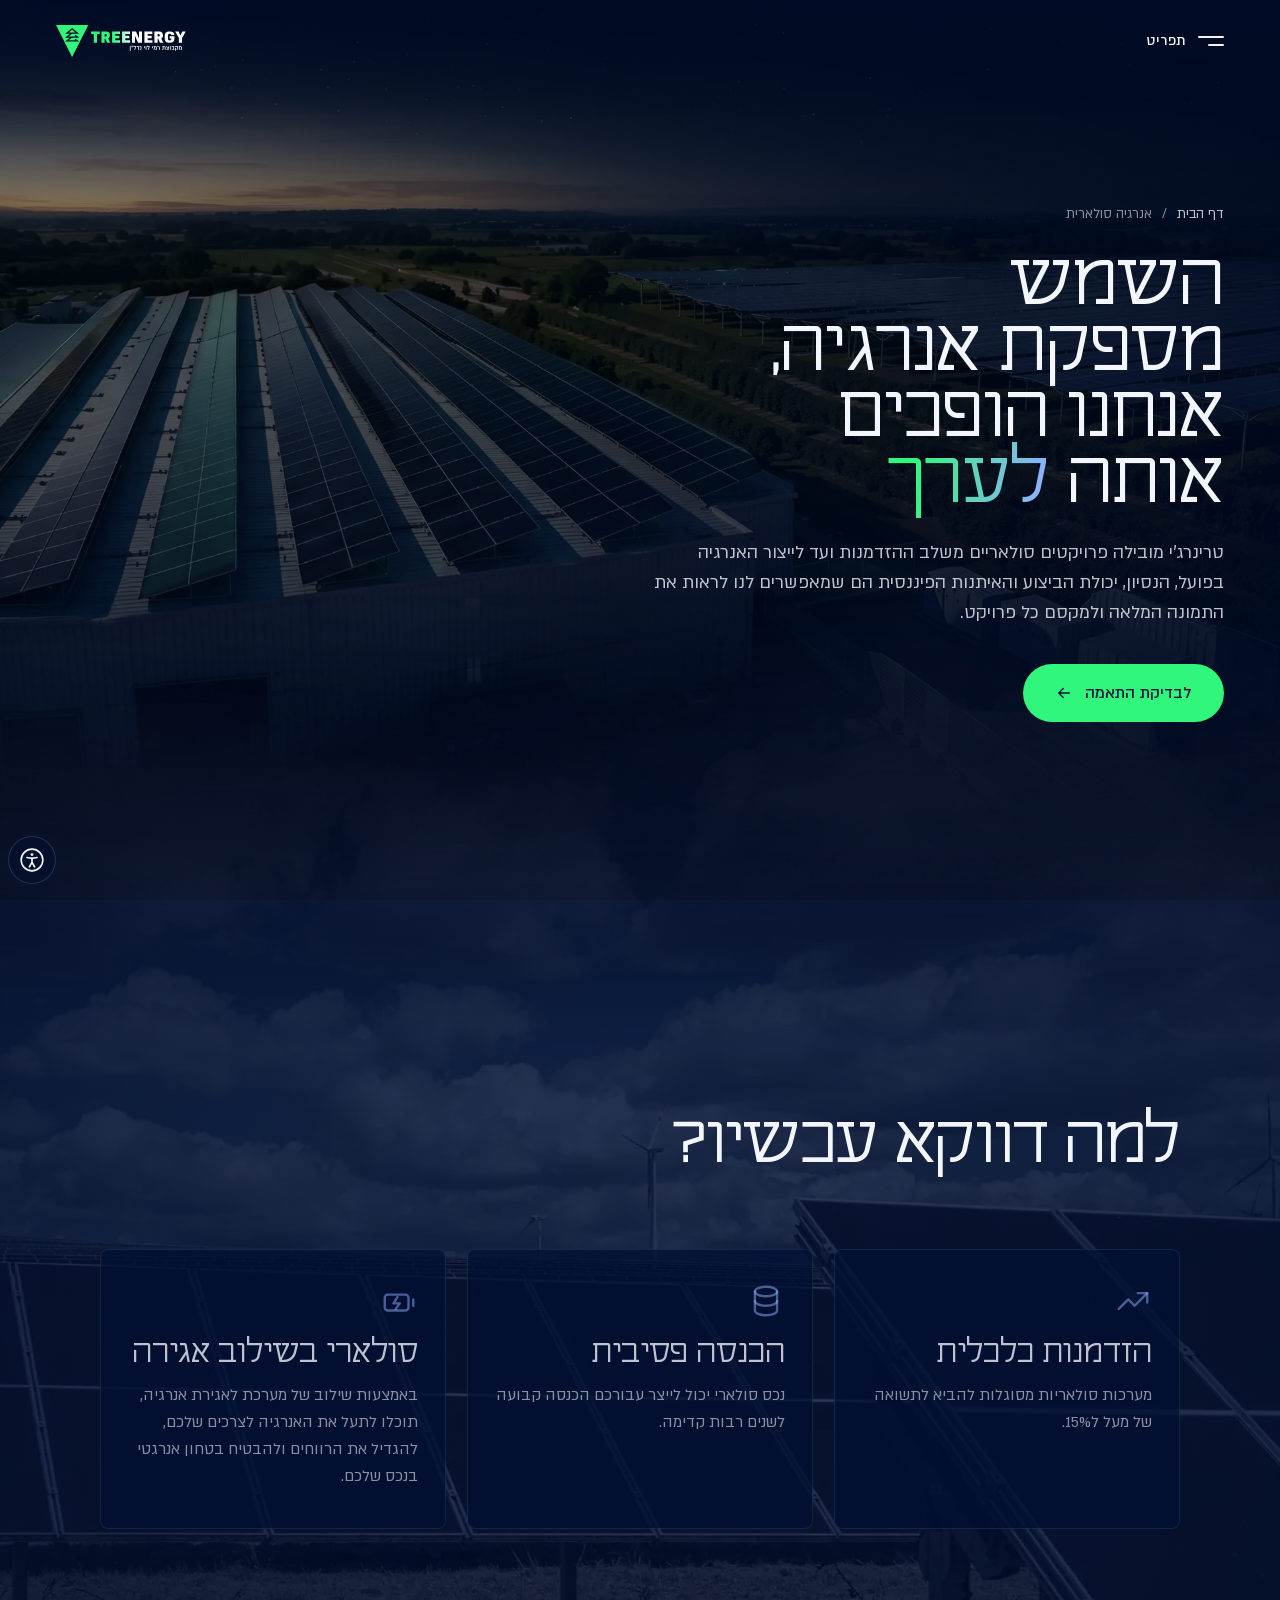
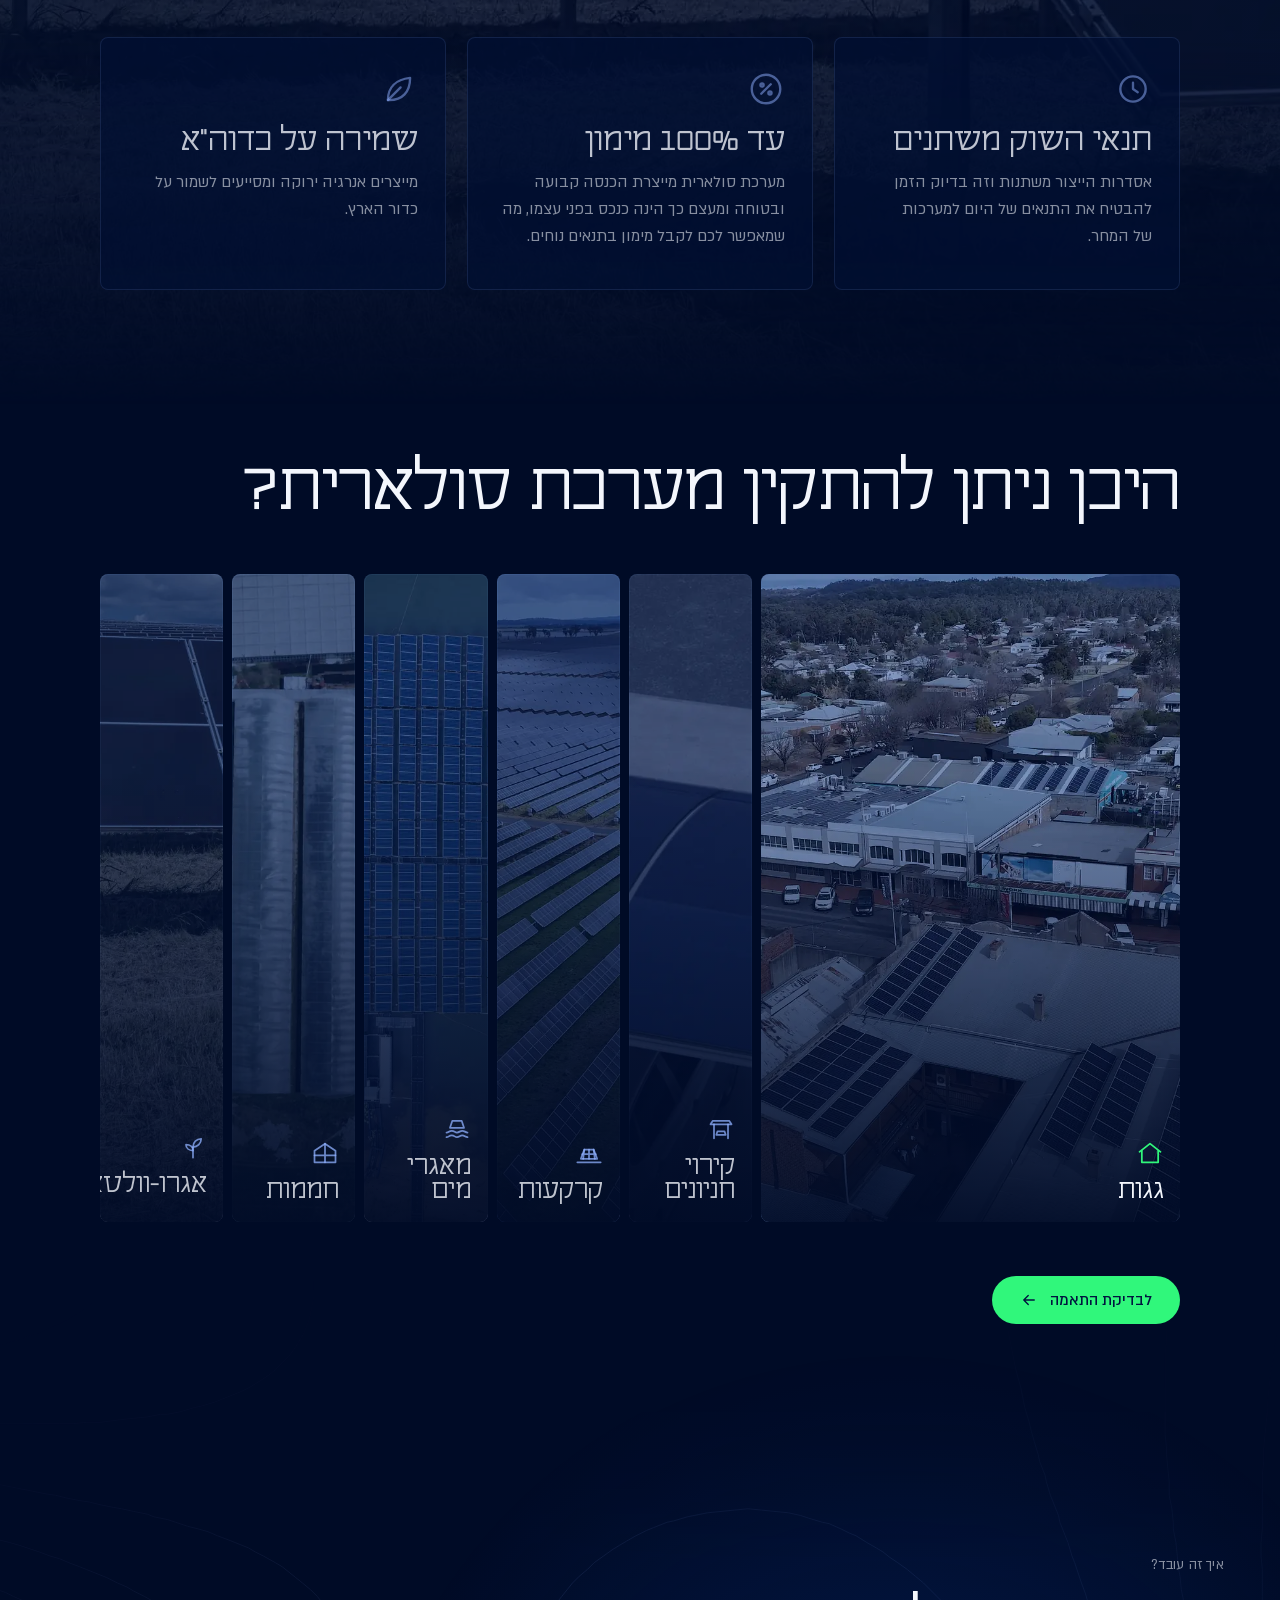
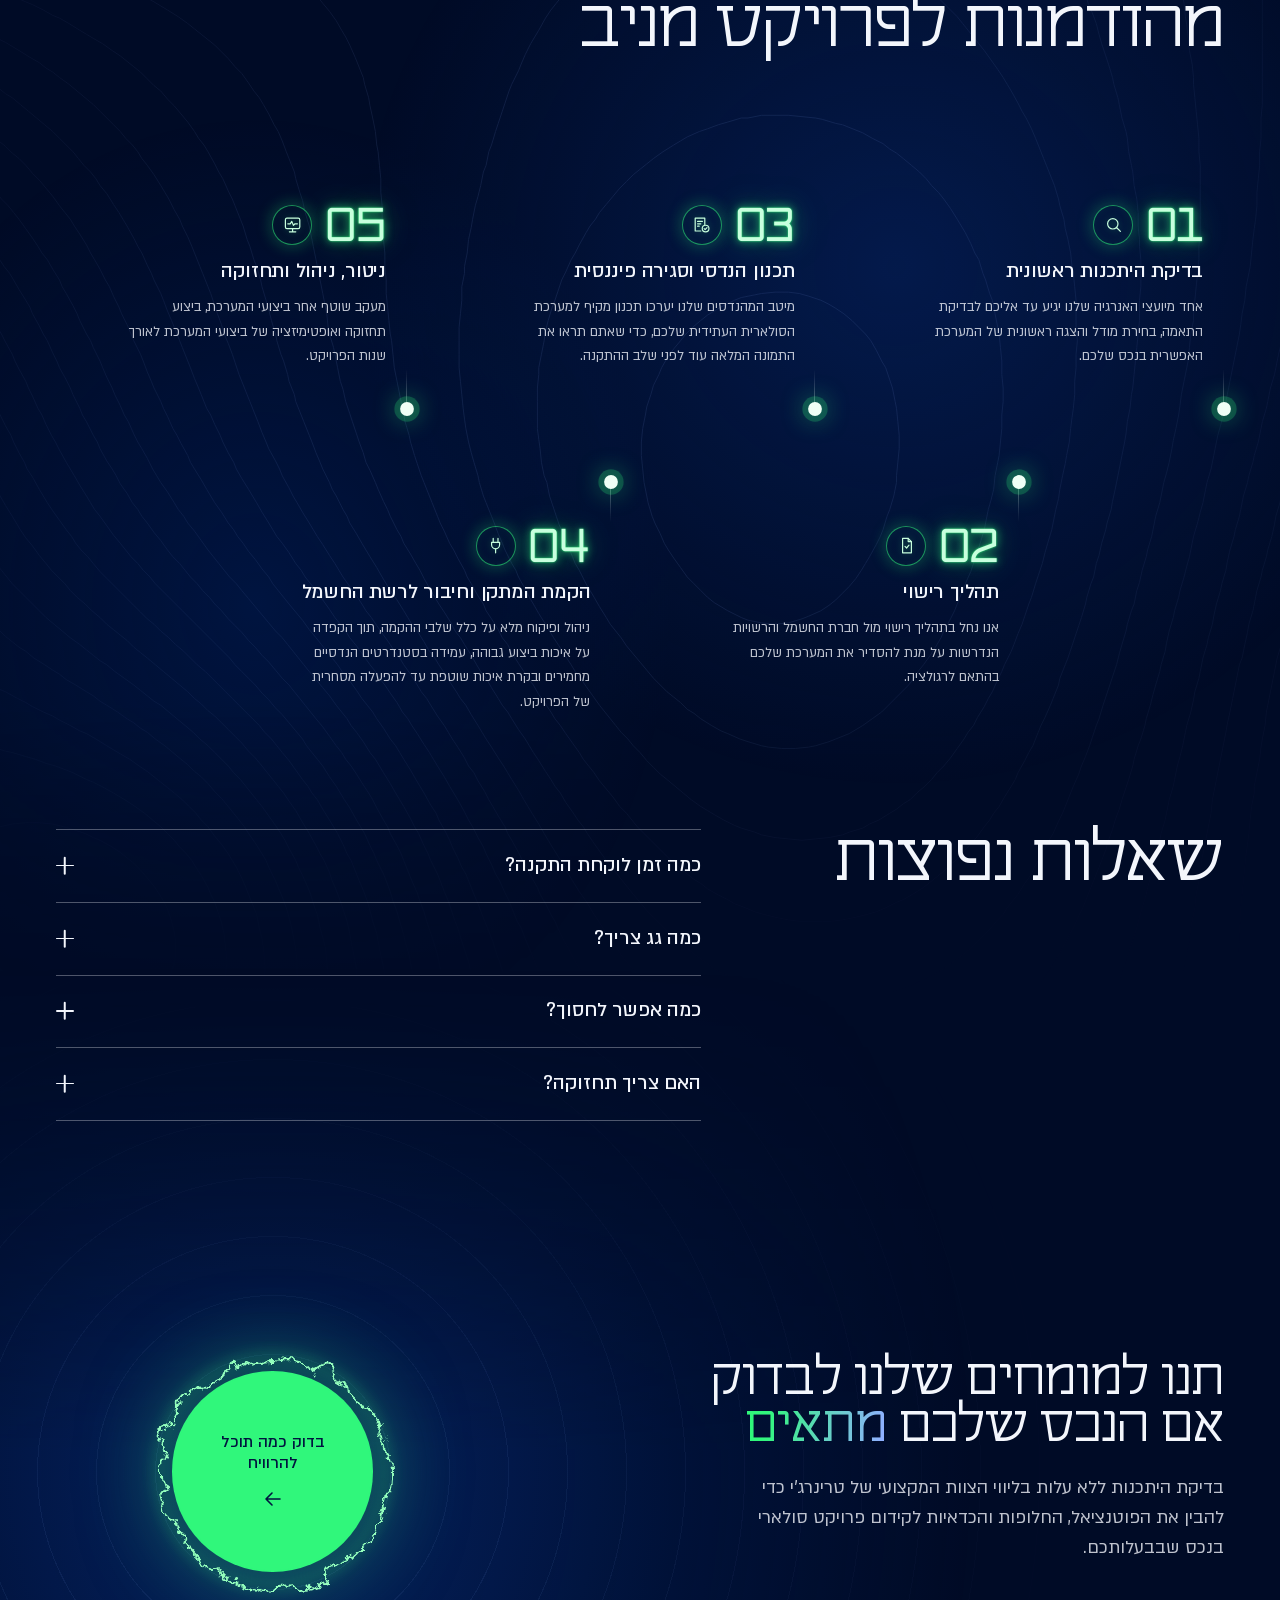
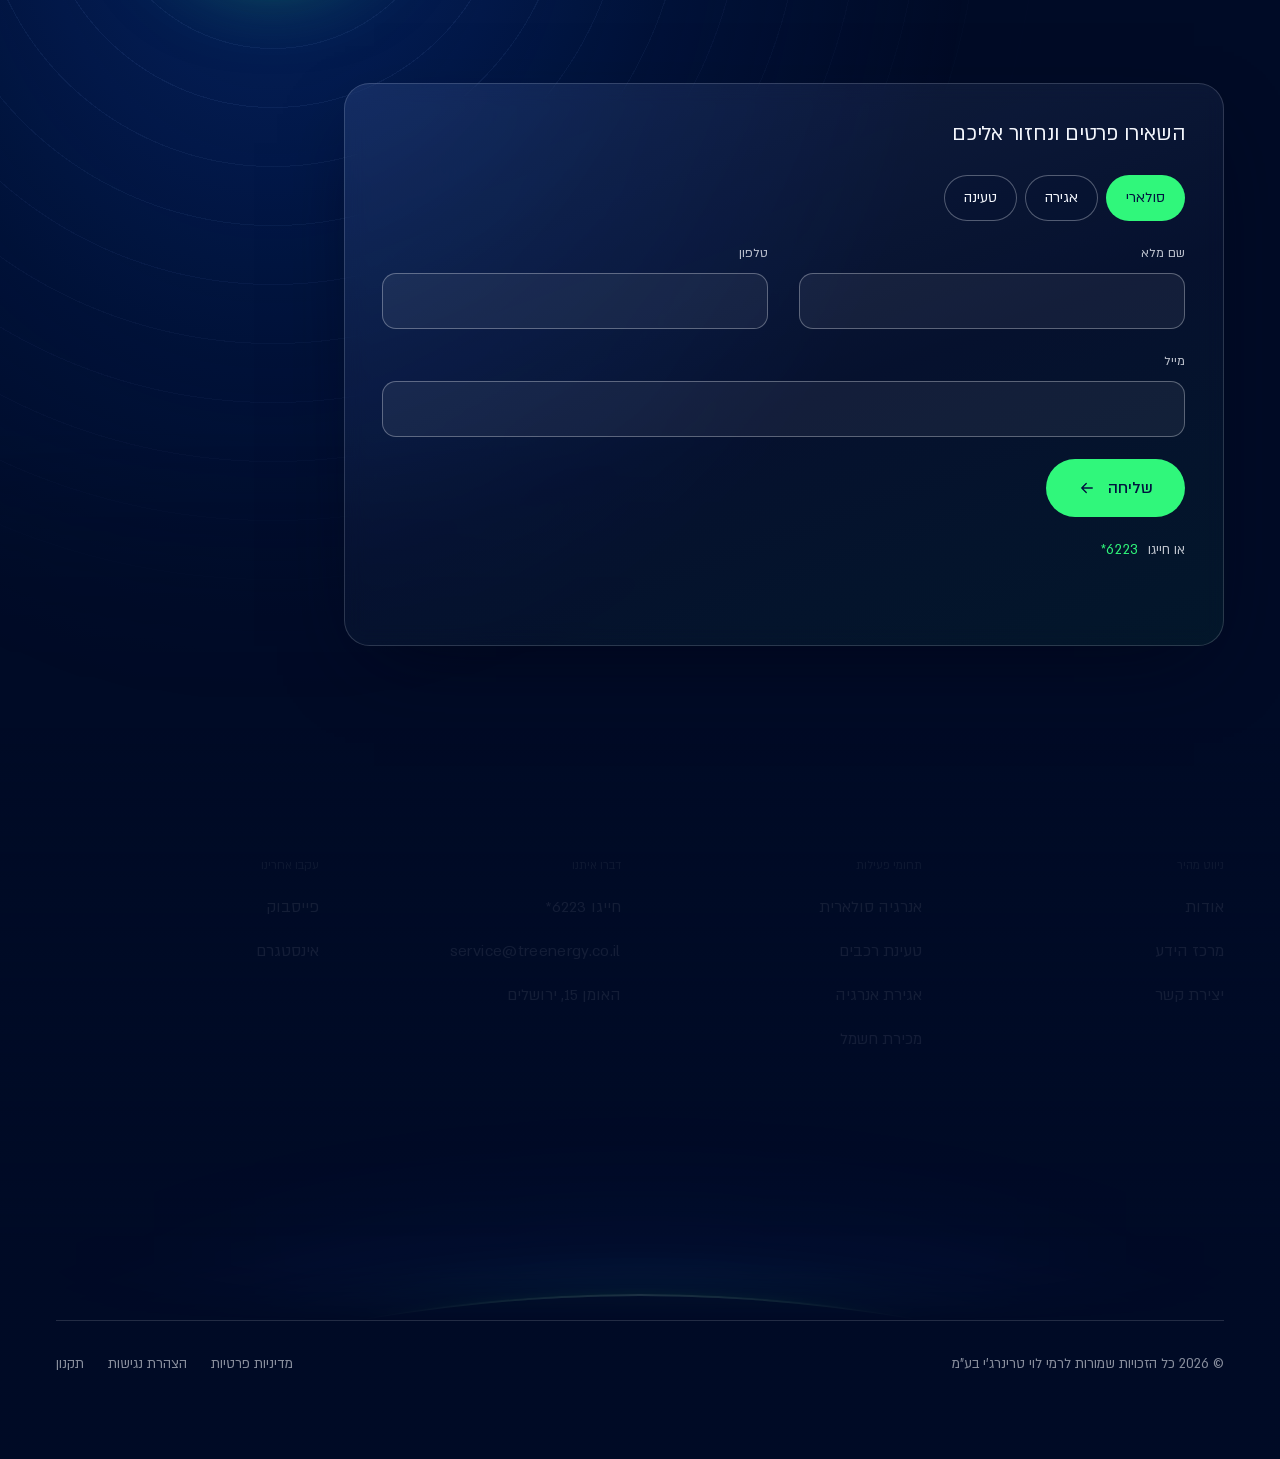
<file: solar.html>
<!DOCTYPE html>
<html lang="he" dir="rtl">
<head>
<meta charset="utf-8">
<meta name="viewport" content="width=device-width, initial-scale=1, viewport-fit=cover">
<meta name="robots" content="noindex, nofollow">
<title>אנרגיה סולארית | טרינרג'י</title>
<meta name="description" content="טרינרג'י מובילה פרויקטים סולאריים משלב ההזדמנות ועד לייצור האנרגיה בפועל: גגות, קירוי חניונים, קרקעות, מאגרי מים, חממות ואגרו-וולטאי.">
<meta name="theme-color" content="#000B26">
<link rel="icon" href="assets/brand/mark.svg" type="image/svg+xml">
<link rel="preload" href="assets/fonts/hatzor-regular.woff2" as="font" type="font/woff2" crossorigin>
<link rel="preload" href="assets/fonts/almoni-medium-aaa.woff2" as="font" type="font/woff2" crossorigin>
<link rel="preload" href="assets/fonts/almoni-regular-aaa.woff2" as="font" type="font/woff2" crossorigin>
<link rel="preload" href="assets/img/solar/hero-w.webp" as="image" media="(min-aspect-ratio:9/10)">
<link rel="preload" href="assets/img/solar/hero-t.webp" as="image" media="(max-aspect-ratio:9/10)">
<script>
  document.documentElement.classList.add("js");
  // the visitor's display choices (the accessibility panel) hold here too; "stop motion" counts as reduced motion
  (function (d) { var ax = {}; try { ax = JSON.parse(localStorage.getItem("tr-ax") || "{}"); } catch (e) {}
    window.__still = !!ax.still;
    ["contrast", "links", "read", "still"].forEach(function (k) { if (ax[k]) d.classList.add("ax-" + k); });
    if (ax.text) d.classList.add("ax-t" + ax.text); })(document.documentElement);
  if ("scrollRestoration" in history) history.scrollRestoration = "manual";
</script>
<link rel="stylesheet" href="assets/css/site.css?v=r39">
<link rel="stylesheet" href="assets/css/domain.css?v=r39">
<!-- the page's own files carry the round (?v=), so a visitor never gets this round's code with pieces of the last one from the cache -->
<script type="importmap">{"imports":{"./assets/js/ribbon.js":"./assets/js/ribbon.js?v=r39","./assets/js/arc-rings.js":"./assets/js/arc-rings.js?v=r39","./assets/js/sky.js":"./assets/js/sky.js?v=r39"}}</script>
<script defer src="vendor/gsap/gsap.min.js"></script>
<script defer src="vendor/lenis/lenis.min.js"></script>
<script type="module" src="assets/js/page.js?v=r39"></script>
<script type="module" src="assets/js/domain.js?v=r39"></script>
</head>
<body>
<canvas id="sky" aria-hidden="true"></canvas>
<a class="hskip" href="#main">דלג לתוכן</a>

<!-- header: the power line, whole on a domain page; this domain's node is where the visitor stands -->
<header class="hd" id="hd">
  <div class="hd-start">
    <button class="mn-btn" type="button" aria-expanded="false" aria-controls="mn"><span class="mn-ic" aria-hidden="true"><i></i><i></i></span><span class="mn-lbl">תפריט</span></button>
  </div>
  <nav class="hd-rail" aria-label="ניווט באתר">
    <span class="hd-wire" aria-hidden="true"><i class="hd-fill"></i></span>
    <a class="hd-node" href="about.html"><i aria-hidden="true"></i><span>אודות</span></a>
    <a class="hd-node is-here" href="solar.html" aria-current="page"><i aria-hidden="true"></i><span>סולארי</span></a>
    <a class="hd-node" href="storage.html"><i aria-hidden="true"></i><span>אגירה</span></a>
    <a class="hd-node" href="charge.html"><i aria-hidden="true"></i><span>טעינה</span></a>
    <a class="hd-node" href="knowledge.html"><i aria-hidden="true"></i><span>מרכז ידע</span></a>
    <a class="hd-node" href="#contact"><i aria-hidden="true"></i><span>צור קשר</span></a>
  </nav>
  <div class="hd-end">
    <a class="hd-cta" href="#contact">כמה תוכל להרוויח</a>
    <a class="hd-tel" href="tel:*6223" aria-label="חייגו 6223*"><svg viewBox="0 0 24 24" fill="none" stroke="currentColor" stroke-width="1.6" stroke-linecap="round" stroke-linejoin="round" aria-hidden="true"><path d="M5 4h4l2 5-2.5 1.5a11 11 0 0 0 5 5L15 13l5 2v4a2 2 0 0 1-2 2A16 16 0 0 1 3 6a2 2 0 0 1 2-2"/></svg></a>
    <a class="hd-logo" href="index.html"><img src="assets/brand/logo-on-dark.svg" alt="טרינרג'י, לעמוד הבית" width="507" height="125"></a>
  </div>
</header>

<!-- the menu: a quiet room. The night closes over the page and the list rises line by line -->
<div class="mn" id="mn" role="dialog" aria-modal="true" aria-label="תפריט">
  <div class="mn-bg" aria-hidden="true"></div>
  <div class="mn-in">
    <div class="mn-top">
      <button class="mn-close" type="button"><span class="mn-x" aria-hidden="true"><i></i><i></i></span><span class="mn-lbl">סגירה</span></button>
      <img class="mn-logo" src="assets/brand/logo-on-dark.svg" alt="" width="507" height="125">
    </div>
    <nav class="mn-nav" aria-label="ניווט ראשי">
      <ol class="mn-list">
        <li class="mn-it"><a href="index.html"><span class="mn-t">דף הבית</span></a></li>
        <li class="mn-it"><a class="is-on" href="solar.html" aria-current="page"><span class="mn-t">אנרגיה סולארית</span></a></li>
        <li class="mn-it"><a href="charge.html"><span class="mn-t">טעינת רכבים</span></a></li>
        <li class="mn-it"><a href="storage.html"><span class="mn-t">אגירת אנרגיה</span></a></li>
        <li class="mn-it"><a href="about.html"><span class="mn-t">אודות</span></a></li>
        <li class="mn-it"><a href="knowledge.html"><span class="mn-t">מרכז הידע</span></a></li>
        <li class="mn-it"><a href="contact.html"><span class="mn-t">יצירת קשר</span></a></li>
      </ol>
    </nav>
    <div class="mn-side">
      <div class="mn-contact">
        <a class="mn-tel" href="tel:*6223"><svg viewBox="0 0 24 24" fill="none" stroke="currentColor" stroke-width="1.6" stroke-linecap="round" stroke-linejoin="round" aria-hidden="true"><path d="M5 4h4l2 5-2.5 1.5a11 11 0 0 0 5 5L15 13l5 2v4a2 2 0 0 1-2 2A16 16 0 0 1 3 6a2 2 0 0 1 2-2"/></svg>חייגו <span class="num">6223*</span></a>
      </div>
    </div>
  </div>
</div>

<main id="main" class="dp">

<!-- the opening, the reasons and the places share one trail: it is born on the solar field the home page's tour landed
     on, comes down past the words, runs between the two rows of panel cells (lighting them) and leaves by the side -->
<div class="dp-flow">
  <svg class="dp-trail" aria-hidden="true" focusable="false"></svg>

  <section class="sh" aria-labelledby="sh-h" data-glow-w="assets/img/solar/hero-w-rows.png" data-glow-t="assets/img/solar/hero-t-rows.png" data-glow-rows="7,6">
    <div class="sh-pic" aria-hidden="true">
      <picture>
        <source media="(min-aspect-ratio:9/10)" srcset="assets/img/solar/hero-w.webp" width="2400" height="1340">
        <img src="assets/img/solar/hero-t.webp" alt="" width="1080" height="1935" fetchpriority="high" decoding="async">
      </picture>
      <canvas class="sh-glow"></canvas>
    </div>
    <div class="sh-say">
      <nav class="crumb" aria-label="מיקום באתר"><a href="index.html">דף הבית</a><span aria-hidden="true">/</span><span aria-current="page">אנרגיה סולארית</span></nav>
      <h1 id="sh-h"><span class="sh-l">השמש מספקת אנרגיה,</span> <span class="sh-l">אנחנו הופכים אותה <span class="gword">לערך</span></span></h1>
      <p class="sh-lead">טרינרג'י מובילה פרויקטים סולאריים משלב ההזדמנות ועד לייצור האנרגיה בפועל, הנסיון, יכולת הביצוע והאיתנות הפיננסית הם שמאפשרים לנו לראות את התמונה המלאה ולמקסם כל פרויקט.</p>
      <a class="btn btn-lg" href="#contact" data-cta-origin>לבדיקת התאמה<svg viewBox="0 0 24 24" fill="none" stroke="currentColor" stroke-width="1.8" stroke-linecap="round" stroke-linejoin="round" aria-hidden="true"><path d="M19 12H5M11 6l-6 6 6 6"/></svg></a>
    </div>
  </section>

  <!-- why now: six cells of one panel. The current runs along the busbar between the two rows and each cell catches the
       light as it passes (phones: one column, the current beside it) -->
  <div class="sw-wrap">
  <div class="sw-bg" aria-hidden="true">
    <picture>
      <source media="(min-aspect-ratio:9/10)" srcset="assets/img/solar/why-w.webp" width="2400" height="1350">
      <img src="assets/img/solar/why-t.webp" alt="" width="1080" height="1600" loading="lazy" decoding="async">
    </picture>
  </div>
  <section class="sw" id="why" aria-labelledby="sw-h">
    <h2 id="sw-h" data-drift="30">למה דווקא עכשיו?</h2>
    <ul class="pcells">
      <li class="pc"><span class="pc-ic"><svg viewBox="0 0 24 24" fill="none" stroke="currentColor" stroke-width="1.5" stroke-linecap="round" stroke-linejoin="round" class="ic" aria-hidden="true" focusable="false"><path d="M3 17l6-6 4 4 8-8"/><path d="M15 7h6v6"/></svg></span><h3>הזדמנות כלכלית</h3><p>מערכות סולאריות מסוגלות להביא לתשואה של מעל ל15%.</p></li>
      <li class="pc"><span class="pc-ic"><svg viewBox="0 0 24 24" fill="none" stroke="currentColor" stroke-width="1.5" stroke-linecap="round" stroke-linejoin="round" class="ic" aria-hidden="true" focusable="false"><ellipse cx="12" cy="6" rx="7" ry="3"/><path d="M5 6v6c0 1.7 3.1 3 7 3s7-1.3 7-3V6"/><path d="M5 12v6c0 1.7 3.1 3 7 3s7-1.3 7-3v-6"/></svg></span><h3>הכנסה פסיבית</h3><p>נכס סולארי יכול לייצר עבורכם הכנסה קבועה לשנים רבות קדימה.</p></li>
      <li class="pc"><span class="pc-ic"><svg viewBox="0 0 24 24" fill="none" stroke="currentColor" stroke-width="1.5" stroke-linecap="round" stroke-linejoin="round" class="ic" aria-hidden="true" focusable="false"><rect x="3" y="8" width="15" height="10" rx="2"/><path d="M21 11v4"/><path d="M11 9.5l-2.5 4h4L10 17"/></svg></span><h3>סולארי בשילוב אגירה</h3><p>באמצעות שילוב של מערכת לאגירת אנרגיה, תוכלו לתעל את האנרגיה לצרכים שלכם, להגדיל את הרווחים ולהבטיח בטחון אנרגטי בנכס שלכם.</p></li>
      <li class="pc"><span class="pc-ic"><svg viewBox="0 0 24 24" fill="none" stroke="currentColor" stroke-width="1.5" stroke-linecap="round" stroke-linejoin="round" class="ic" aria-hidden="true" focusable="false"><circle cx="12" cy="12" r="8"/><path d="M12 8v4l3 2"/></svg></span><h3>תנאי השוק משתנים</h3><p>אסדרות הייצור משתנות וזה בדיוק הזמן להבטיח את התנאים של היום למערכות של המחר.</p></li>
      <li class="pc"><span class="pc-ic"><svg viewBox="0 0 24 24" fill="none" stroke="currentColor" stroke-width="1.5" stroke-linecap="round" stroke-linejoin="round" class="ic" aria-hidden="true" focusable="false"><circle cx="12" cy="12" r="9"/><path d="M15 9l-6 6"/><circle cx="9.5" cy="9.5" r="1"/><circle cx="14.5" cy="14.5" r="1"/></svg></span><h3>עד 100% מימון</h3><p>מערכת סולארית מייצרת הכנסה קבועה ובטוחה ומעצם כך הינה כנכס בפני עצמו, מה שמאפשר לכם לקבל מימון בתנאים נוחים.</p></li>
      <li class="pc"><span class="pc-ic"><svg viewBox="0 0 24 24" fill="none" stroke="currentColor" stroke-width="1.5" stroke-linecap="round" stroke-linejoin="round" class="ic" aria-hidden="true" focusable="false"><path d="M5 19c0-8 5-13 14-14 0 9-5 14-13 14"/><path d="M5 19l8-8"/></svg></span><h3>שמירה על כדוה"א</h3><p>מייצרים אנרגיה ירוקה ומסייעים לשמור על כדור הארץ.</p></li>
    </ul>
  </section>
  </div>

  <!-- where: the places themselves, large, each lit as it crosses the screen -->
  <section class="spl" id="where" aria-labelledby="spl-h">
    <h2 id="spl-h">היכן ניתן להתקין מערכת סולארית?</h2>
    <ul class="pl">
      <li class="pl-it is-on"><img src="assets/img/solar/pl-roofs.webp" alt="" width="1400" height="1050" loading="lazy" decoding="async"><span class="pl-t"><svg viewBox="0 0 24 24" fill="none" stroke="currentColor" stroke-width="1.5" stroke-linecap="round" stroke-linejoin="round" aria-hidden="true" focusable="false"><path d="M3 11l9-7 9 7"/><path d="M5 10v10h14V10"/></svg><span class="pl-n">גגות</span></span></li>
      <li class="pl-it"><img src="assets/img/solar/pl-parking.webp" alt="" width="1400" height="1050" loading="lazy" decoding="async"><span class="pl-t"><svg viewBox="0 0 24 24" fill="none" stroke="currentColor" stroke-width="1.5" stroke-linecap="round" stroke-linejoin="round" aria-hidden="true" focusable="false"><path d="M3 8h18l-2-3H5z"/><path d="M6 8v12M18 8v12"/><path d="M8 17h8l-1-3H9z"/></svg><span class="pl-n">קירוי חניונים</span></span></li>
      <li class="pl-it"><img src="assets/img/solar/pl-ground.webp" alt="" width="1400" height="1050" loading="lazy" decoding="async"><span class="pl-t"><svg viewBox="0 0 24 24" fill="none" stroke="currentColor" stroke-width="1.5" stroke-linecap="round" stroke-linejoin="round" aria-hidden="true" focusable="false"><path d="M2 20h20"/><path d="M5 17l3-8h8l3 8z"/><path d="M8 9l-1 8M16 9l1 8M12 9v8M6.2 13h11.6"/></svg><span class="pl-n">קרקעות</span></span></li>
      <li class="pl-it"><img src="assets/img/solar/pl-water.webp" alt="" width="1400" height="1050" loading="lazy" decoding="async"><span class="pl-t"><svg viewBox="0 0 24 24" fill="none" stroke="currentColor" stroke-width="1.5" stroke-linecap="round" stroke-linejoin="round" aria-hidden="true" focusable="false"><path d="M3 15c2 0 2-1.5 4.5-1.5S10 15 12 15s2.5-1.5 4.5-1.5S19 15 21 15"/><path d="M3 19c2 0 2-1.5 4.5-1.5S10 19 12 19s2.5-1.5 4.5-1.5S19 19 21 19"/><path d="M6 11l2-6h8l2 6z"/></svg><span class="pl-n">מאגרי מים</span></span></li>
      <li class="pl-it"><img src="assets/img/solar/pl-greenhouse.webp" alt="" width="1400" height="1050" loading="lazy" decoding="async"><span class="pl-t"><svg viewBox="0 0 24 24" fill="none" stroke="currentColor" stroke-width="1.5" stroke-linecap="round" stroke-linejoin="round" aria-hidden="true" focusable="false"><path d="M3 20V10l9-6 9 6v10z"/><path d="M12 4v16M3 14h18"/></svg><span class="pl-n">חממות</span></span></li>
      <li class="pl-it"><img src="assets/img/solar/pl-agro.webp" alt="" width="1400" height="1050" loading="lazy" decoding="async"><span class="pl-t"><svg viewBox="0 0 24 24" fill="none" stroke="currentColor" stroke-width="1.5" stroke-linecap="round" stroke-linejoin="round" aria-hidden="true" focusable="false"><path d="M12 21v-9"/><path d="M12 12c0-4 3-7 7-7 0 4-3 7-7 7z"/><path d="M12 15c0-3-2.5-5-6-5 0 3 2.5 5 6 5z"/></svg><span class="pl-n">אגרו-וולטאי<span class="pl-sub">(שטחים חקלאיים מעובדים)</span></span></span></li>
    </ul>
    <a class="btn" href="#contact">לבדיקת התאמה<svg viewBox="0 0 24 24" fill="none" stroke="currentColor" stroke-width="1.8" stroke-linecap="round" stroke-linejoin="round" aria-hidden="true"><path d="M19 12H5M11 6l-6 6 6 6"/></svg></a>
  </section>
</div>

<div class="proc-wrap">
<div class="proc-bg" aria-hidden="true"></div>
<section class="proc" id="process" data-axis="start" aria-labelledby="proc-h">
  <header class="proc-head rv-wait">
    <p class="kick rv">איך זה עובד?</p>
    <h2 id="proc-h" class="rv">מהזדמנות לפרויקט מניב</h2>
  </header>
  <div class="proc-run" data-line="info">
    <svg class="proc-trail"></svg>
    <ol class="steps">
      <li class="step"><i class="step-node" aria-hidden="true"></i><span class="step-hd"><span class="step-n num"><span class="sr">שלב </span>01</span><i class="step-ic"><svg viewBox="0 0 24 24" fill="none" stroke="currentColor" stroke-width="1.5" stroke-linecap="round" stroke-linejoin="round" aria-hidden="true" focusable="false"><circle cx="11" cy="11" r="6.5"/><path d="M16 16l4.5 4.5"/></svg></i></span><h3>בדיקת היתכנות ראשונית</h3><p>אחד מיועצי האנרגיה שלנו יגיע עד אליכם לבדיקת התאמה, בחירת מודל והצגה ראשונית של המערכת האפשרית בנכס שלכם.</p></li>
      <li class="step"><i class="step-node" aria-hidden="true"></i><span class="step-hd"><span class="step-n num"><span class="sr">שלב </span>02</span><i class="step-ic"><svg viewBox="0 0 24 24" fill="none" stroke="currentColor" stroke-width="1.5" stroke-linecap="round" stroke-linejoin="round" aria-hidden="true" focusable="false"><path d="M7 3h7l4 4v14H7z"/><path d="M14 3v4h4"/><path d="M10 13l2 2 3-3.5"/></svg></i></span><h3>תהליך רישוי</h3><p>אנו נחל בתהליך רישוי מול חברת החשמל והרשויות הנדרשות על מנת להסדיר את המערכת שלכם בהתאם לרגולציה.</p></li>
      <li class="step"><i class="step-node" aria-hidden="true"></i><span class="step-hd"><span class="step-n num"><span class="sr">שלב </span>03</span><i class="step-ic"><svg viewBox="0 0 24 24" fill="none" stroke="currentColor" stroke-width="1.5" stroke-linecap="round" stroke-linejoin="round" aria-hidden="true" focusable="false"><path d="M11 20H4V4h12v8"/><path d="M7 8h6M7 11h4M7 14h2"/><circle cx="17" cy="17" r="4.2"/><path d="M15.2 17.1l1.2 1.2 2.4-2.5"/></svg></i></span><h3>תכנון הנדסי וסגירה פיננסית</h3><p>מיטב המהנדסים שלנו יערכו תכנון מקיף למערכת הסולארית העתידית שלכם, כדי שאתם תראו את התמונה המלאה עוד לפני שלב ההתקנה.</p></li>
      <li class="step"><i class="step-node" aria-hidden="true"></i><span class="step-hd"><span class="step-n num"><span class="sr">שלב </span>04</span><i class="step-ic"><svg viewBox="0 0 24 24" fill="none" stroke="currentColor" stroke-width="1.5" stroke-linecap="round" stroke-linejoin="round" aria-hidden="true" focusable="false"><path d="M9 3v5M15 3v5M7 8h10v3a5 5 0 0 1-10 0z"/><path d="M12 16v5"/></svg></i></span><h3>הקמת המתקן וחיבור לרשת החשמל</h3><p>ניהול ופיקוח מלא על כלל שלבי ההקמה, תוך הקפדה על איכות ביצוע גבוהה, עמידה בסטנדרטים הנדסיים מחמירים ובקרת איכות שוטפת עד להפעלה מסחרית של הפרויקט.</p></li>
      <li class="step"><i class="step-node" aria-hidden="true"></i><span class="step-hd"><span class="step-n num"><span class="sr">שלב </span>05</span><i class="step-ic"><svg viewBox="0 0 24 24" fill="none" stroke="currentColor" stroke-width="1.5" stroke-linecap="round" stroke-linejoin="round" aria-hidden="true" focusable="false"><rect x="3" y="4" width="18" height="13" rx="2"/><path d="M8 21h8M12 17v4"/><path d="M6 11h3l2-3 2 5 2-2h3"/></svg></i></span><h3>ניטור, ניהול ותחזוקה</h3><p>מעקב שוטף אחר ביצועי המערכת, ביצוע תחזוקה ואופטימיזציה של ביצועי המערכת לאורך שנות הפרויקט.</p></li>
    </ol>
  </div>
</section>
</div>

<!-- the questions: a faint thread of the trail beside them, on the start rail -->
<div class="dp-tail">
  <svg class="tail-trail" aria-hidden="true" focusable="false"></svg>
  <section class="faq" id="faq" aria-labelledby="faq-h">
    <h2 id="faq-h" data-drift="30" data-after-proc>שאלות נפוצות</h2>
    <div class="faq-list">
      <details><summary><span>כמה זמן לוקחת התקנה?</span><i aria-hidden="true"></i></summary><p>בדרך כלל יום אחד עד שלושה, בהתאם לגודל המערכת.</p></details>
      <details><summary><span>כמה גג צריך?</span><i aria-hidden="true"></i></summary><p>מינימום כ-45 מ"ר, אך נבדוק עבורך גם פתרונות מותאמים לשטח חלקי.</p></details>
      <details><summary><span>כמה אפשר לחסוך?</span><i aria-hidden="true"></i></summary><p>הכול תלוי בצריכה ובגודל הגג, ברוב המקרים החיסכון מגיע למאות ואף אלפי שקלים בשנה.</p></details>
      <details><summary><span>האם צריך תחזוקה?</span><i aria-hidden="true"></i></summary><p>מערכות סולאריות כמעט אינן דורשות תחזוקה שוטפת, רק ניקוי קל אחת לכמה חודשים.</p></details>
    </div>
  </section>
</div>

<div class="close-wrap">
<div class="close-bg" aria-hidden="true"><i></i></div>
<section class="close" id="contact" data-axis="start" aria-labelledby="close-h" data-cta-end>
  <svg class="close-trail"></svg>
  <div class="close-say" data-drift="40">
    <h2 id="close-h">תנו למומחים שלנו לבדוק אם הנכס שלכם <span class="gword">מתאים</span></h2>
    <p class="close-p">בדיקת היתכנות ללא עלות בליווי הצוות המקצועי של טרינרג'י כדי להבין את הפוטנציאל, החלופות והכדאיות לקידום פרויקט סולארי בנכס שבבעלותכם.</p>
  </div>
  <!-- the arc round the charged socket: two pairs of moving noise, displacing a plain ring (after React Bits' Electric Border) -->
  <svg class="fx-defs" aria-hidden="true" focusable="false"><filter id="arc" x="-30%" y="-30%" width="160%" height="160%" color-interpolation-filters="sRGB">
    <feTurbulence type="turbulence" baseFrequency=".03" numOctaves="6" seed="1" result="n1"/><feOffset in="n1" result="o1"><animate attributeName="dy" values="600;0" dur="5s" repeatCount="indefinite"/></feOffset>
    <feTurbulence type="turbulence" baseFrequency=".03" numOctaves="6" seed="1" result="n2"/><feOffset in="n2" result="o2"><animate attributeName="dy" values="0;-600" dur="5s" repeatCount="indefinite"/></feOffset>
    <feTurbulence type="turbulence" baseFrequency=".03" numOctaves="6" seed="2" result="n3"/><feOffset in="n3" result="o3"><animate attributeName="dx" values="420;0" dur="5s" repeatCount="indefinite"/></feOffset>
    <feTurbulence type="turbulence" baseFrequency=".03" numOctaves="6" seed="2" result="n4"/><feOffset in="n4" result="o4"><animate attributeName="dx" values="0;-420" dur="5s" repeatCount="indefinite"/></feOffset>
    <feComposite in="o1" in2="o2" result="p1"/><feComposite in="o3" in2="o4" result="p2"/>
    <feBlend in="p1" in2="p2" mode="color-dodge" result="mix"/>
    <feDisplacementMap in="SourceGraphic" in2="mix" scale="22" xChannelSelector="R" yChannelSelector="B"/>
  </filter></svg>
  <a class="plug" href="#contact-lead"><span class="plug-arc" aria-hidden="true"></span><span class="plug-t">בדוק כמה תוכל להרוויח</span><svg viewBox="0 0 24 24" fill="none" stroke="currentColor" stroke-width="1.6" stroke-linecap="round" stroke-linejoin="round" aria-hidden="true"><path d="M19 12H5M11 6l-6 6 6 6"/></svg></a>

  <div class="reach">
    <form class="lf lead-c" id="contact-lead" novalidate data-lead="solar">
      <p class="lead-h">השאירו פרטים ונחזור אליכם</p>
      <fieldset class="topic">
        <legend class="sr">מה מעניין אתכם</legend>
        <label><input type="checkbox" name="topic" value="solar" checked><span>סולארי</span></label>
        <label><input type="checkbox" name="topic" value="storage"><span>אגירה</span></label>
        <label><input type="checkbox" name="topic" value="charge"><span>טעינה</span></label>
      </fieldset>
      <div class="fld"><label for="ct-name">שם מלא</label><input id="ct-name" name="name" type="text" autocomplete="name" required></div>
      <div class="fld"><label for="ct-tel">טלפון</label><input id="ct-tel" name="phone" type="tel" inputmode="tel" autocomplete="tel" required></div>
      <div class="fld fld-wide"><label for="ct-mail">מייל</label><input id="ct-mail" name="email" type="email" inputmode="email" autocomplete="email" dir="ltr"></div>
      <button class="btn btn-lg" type="submit">שליחה<svg viewBox="0 0 24 24" fill="none" stroke="currentColor" stroke-width="1.8" stroke-linecap="round" stroke-linejoin="round" aria-hidden="true"><path d="M19 12H5M11 6l-6 6 6 6"/></svg></button>
      <p class="lead-msg" role="status"></p>
      <p class="reach-tel">או חייגו <a class="num" href="tel:*6223">6223*</a></p>
    </form>
  </div>
</section>
</div>

</main>

<footer class="ft" id="ft">
  <div class="ft-cols">
    <nav class="ft-col" aria-label="ניווט מהיר"><p class="ft-k">ניווט מהיר</p><a href="about.html">אודות</a><a href="knowledge.html">מרכז הידע</a><a href="contact.html">יצירת קשר</a></nav>
    <nav class="ft-col" aria-label="תחומי פעילות"><p class="ft-k">תחומי פעילות</p><a href="solar.html" aria-current="page">אנרגיה סולארית</a><a href="charge.html">טעינת רכבים</a><a href="storage.html">אגירת אנרגיה</a><span class="ft-soon">מכירת חשמל</span></nav>
    <div class="ft-col"><p class="ft-k">דברו איתנו</p><a href="tel:*6223">חייגו <span class="num">6223*</span></a><a class="lat" href="mailto:service@treenergy.co.il">service@treenergy.co.il</a><span>האומן 15, ירושלים</span></div>
    <div class="ft-col"><p class="ft-k">עקבו אחרינו</p><a href="https://www.facebook.com/treenergygroup" target="_blank" rel="noopener">פייסבוק</a><a href="https://www.instagram.com/treenergygroup" target="_blank" rel="noopener">אינסטגרם</a></div>
  </div>
  <div class="ft-sky" aria-hidden="true"><i class="ft-glow"></i><i class="ft-rim"></i></div>
  <div class="ft-base">
    <p>© <span data-year>2026</span> כל הזכויות שמורות לרמי לוי טרינרג'י בע"מ</p>
    <nav class="ft-legal" aria-label="מידע משפטי"><a href="privacy.html">מדיניות פרטיות</a><a href="accessibility.html">הצהרת נגישות</a><a href="terms.html">תקנון</a></nav>
  </div>
</footer>

<!-- phones: the two ways on, once the opening's button has left the screen -->
<div class="mbar" data-mbar inert>
  <a class="mbar-tel" href="tel:*6223"><svg viewBox="0 0 24 24" fill="none" stroke="currentColor" stroke-width="1.6" stroke-linecap="round" stroke-linejoin="round" aria-hidden="true"><path d="M5 4h4l2 5-2.5 1.5a11 11 0 0 0 5 5L15 13l5 2v4a2 2 0 0 1-2 2A16 16 0 0 1 3 6a2 2 0 0 1 2-2"/></svg>חייגו</a>
  <a class="mbar-go" href="#contact">לבדיקת התאמה</a>
</div>

<!-- accessibility: a quiet disc in the corner; the panel holds the display choices, kept for the next visit -->
<button class="ax-btn" type="button" aria-label="נגישות: התאמות תצוגה" aria-expanded="false" aria-controls="ax"><svg viewBox="0 0 24 24" fill="none" stroke="currentColor" stroke-width="1.5" stroke-linecap="round" stroke-linejoin="round" aria-hidden="true"><circle cx="12" cy="12" r="10"/><circle cx="12" cy="7" r="1.3" fill="currentColor" stroke="none"/><path d="M7.4 9.7c3.1.8 6.1.8 9.2 0M12 10.6v3.5l-2.4 4.2M12 14.1l2.4 4.2"/></svg></button>
<div class="ax-scrim" aria-hidden="true"></div>
<div class="ax" id="ax" role="dialog" aria-modal="true" aria-labelledby="ax-h" inert>
  <div class="ax-top">
    <h2 id="ax-h">התאמות נגישות</h2>
    <button class="ax-x" type="button" aria-label="סגירת התאמות הנגישות"><svg viewBox="0 0 24 24" fill="none" stroke="currentColor" stroke-width="1.6" stroke-linecap="round" aria-hidden="true"><path d="M6 6l12 12M18 6L6 18"/></svg></button>
  </div>
  <div class="ax-size" role="group" aria-labelledby="ax-size-l">
    <p class="ax-lbl" id="ax-size-l">גודל הטקסט</p>
    <div class="ax-seg"><button type="button" data-text="0" aria-pressed="true">רגיל</button><button type="button" data-text="1" aria-pressed="false">גדול</button><button type="button" data-text="2" aria-pressed="false">גדול מאוד</button></div>
  </div>
  <ul class="ax-list">
    <li><button type="button" data-ax="contrast" aria-pressed="false"><span>ניגודיות גבוהה</span><i aria-hidden="true"></i></button></li>
    <li><button type="button" data-ax="links" aria-pressed="false"><span>הדגשת קישורים</span><i aria-hidden="true"></i></button></li>
    <li><button type="button" data-ax="read" aria-pressed="false"><span>גופן קריא</span><i aria-hidden="true"></i></button></li>
    <li><button type="button" data-ax="still" aria-pressed="false"><span>עצירת תנועה</span><i aria-hidden="true"></i></button></li>
  </ul>
  <div class="ax-foot"><button class="ax-reset" type="button">איפוס הבחירות</button><p>נשמר לביקור הבא</p></div>
</div>
</body>
</html>
</file>
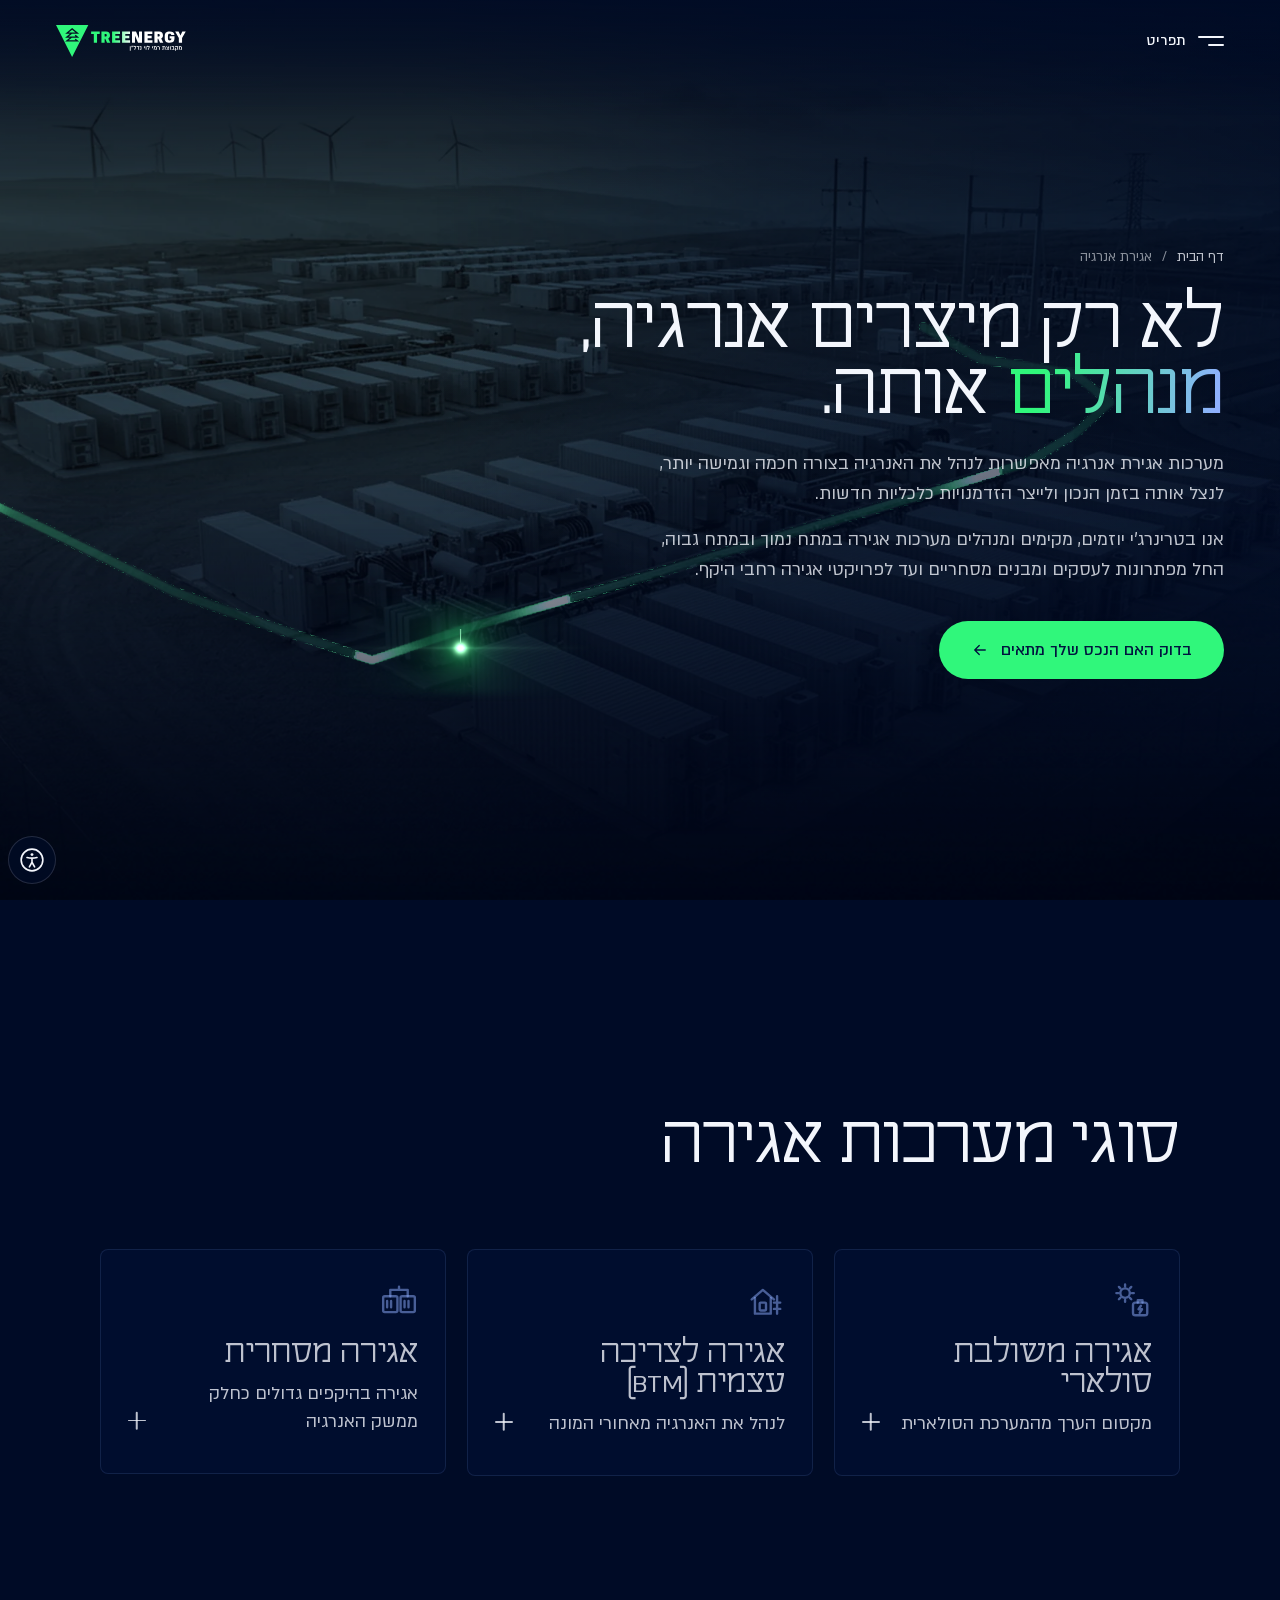
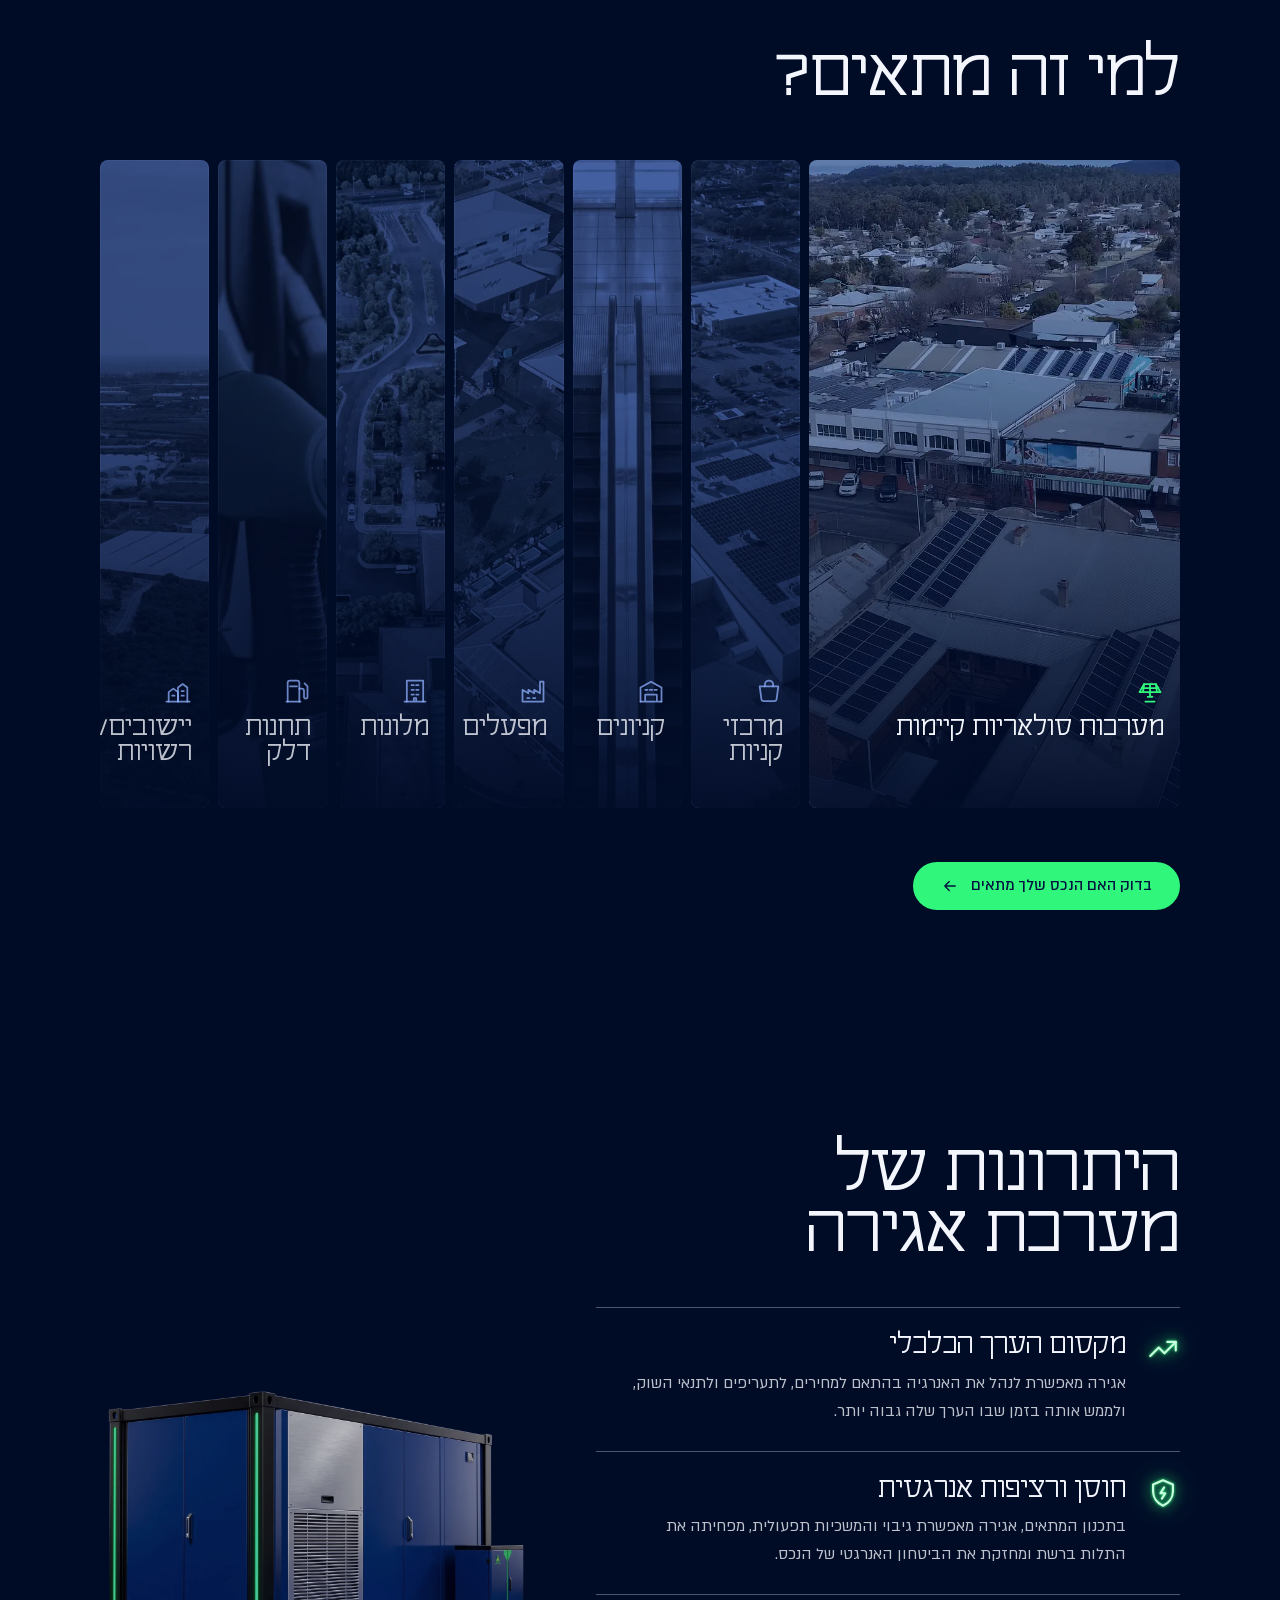
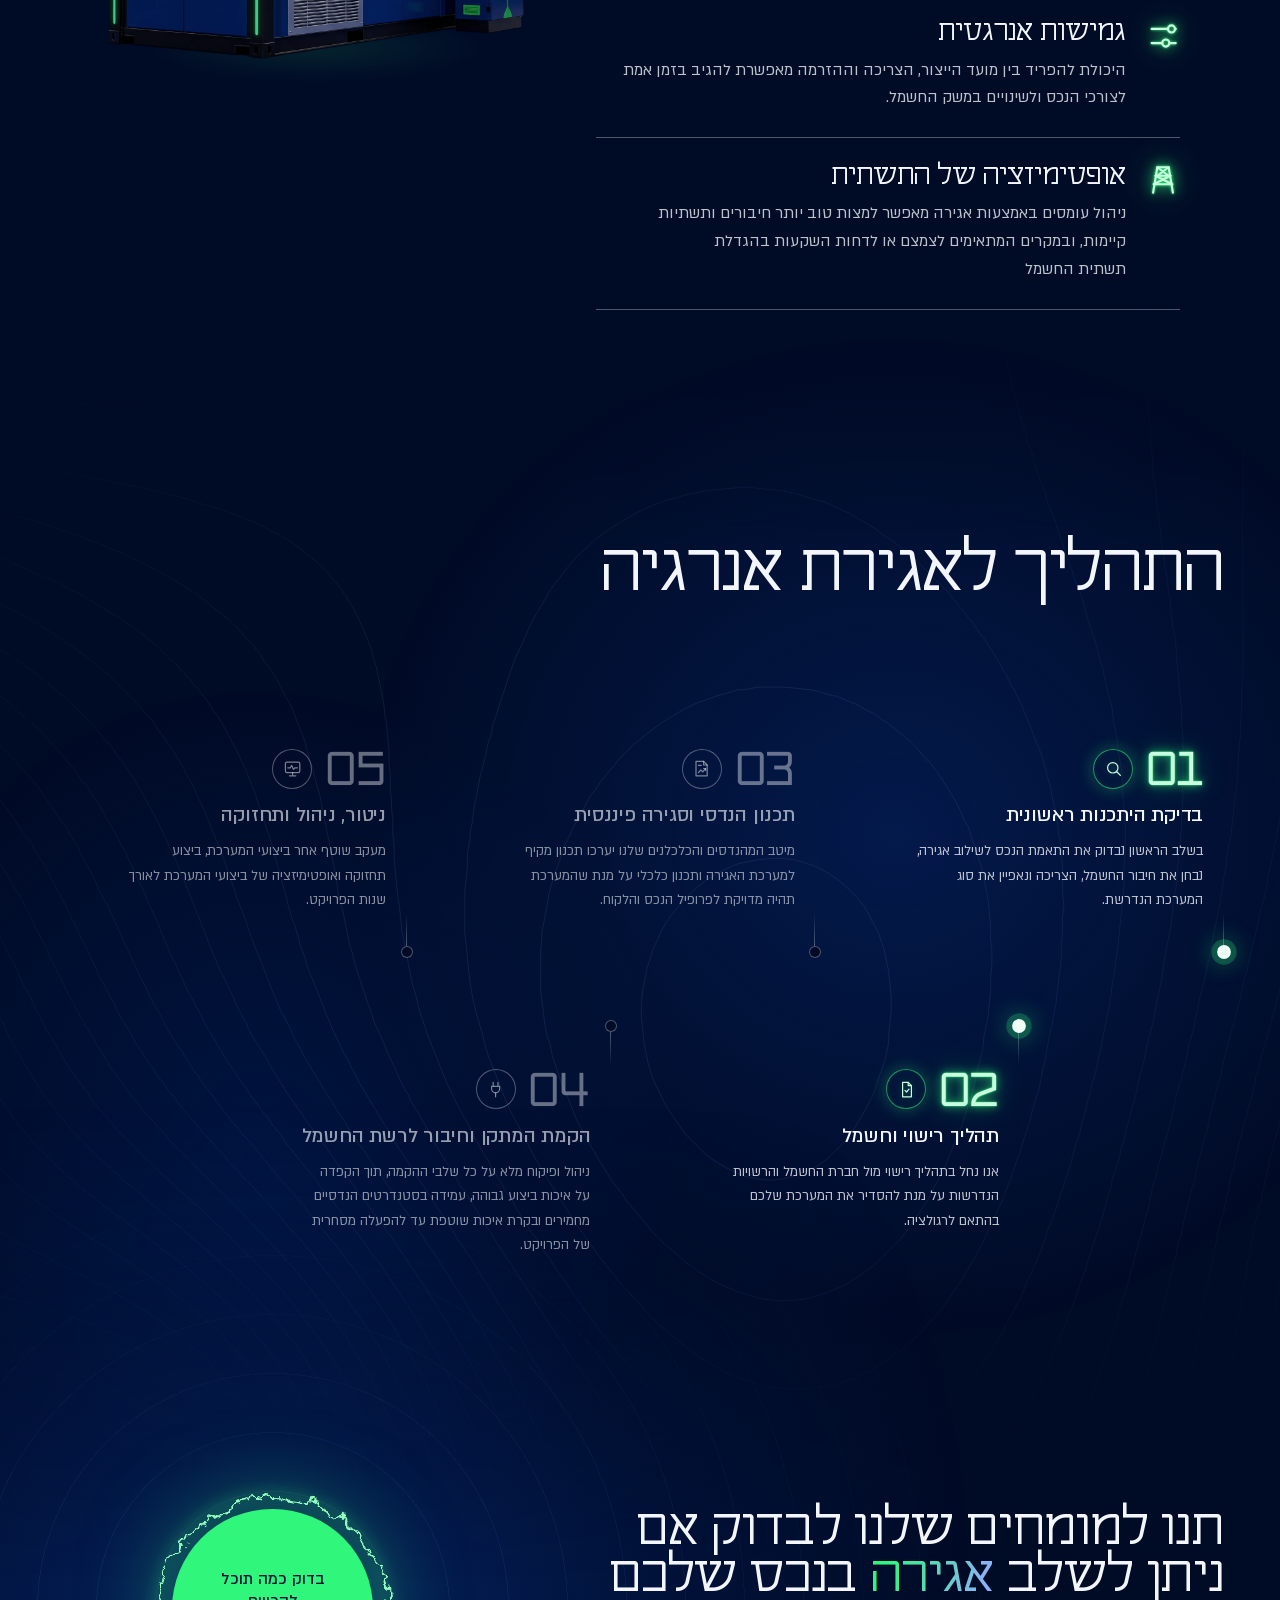
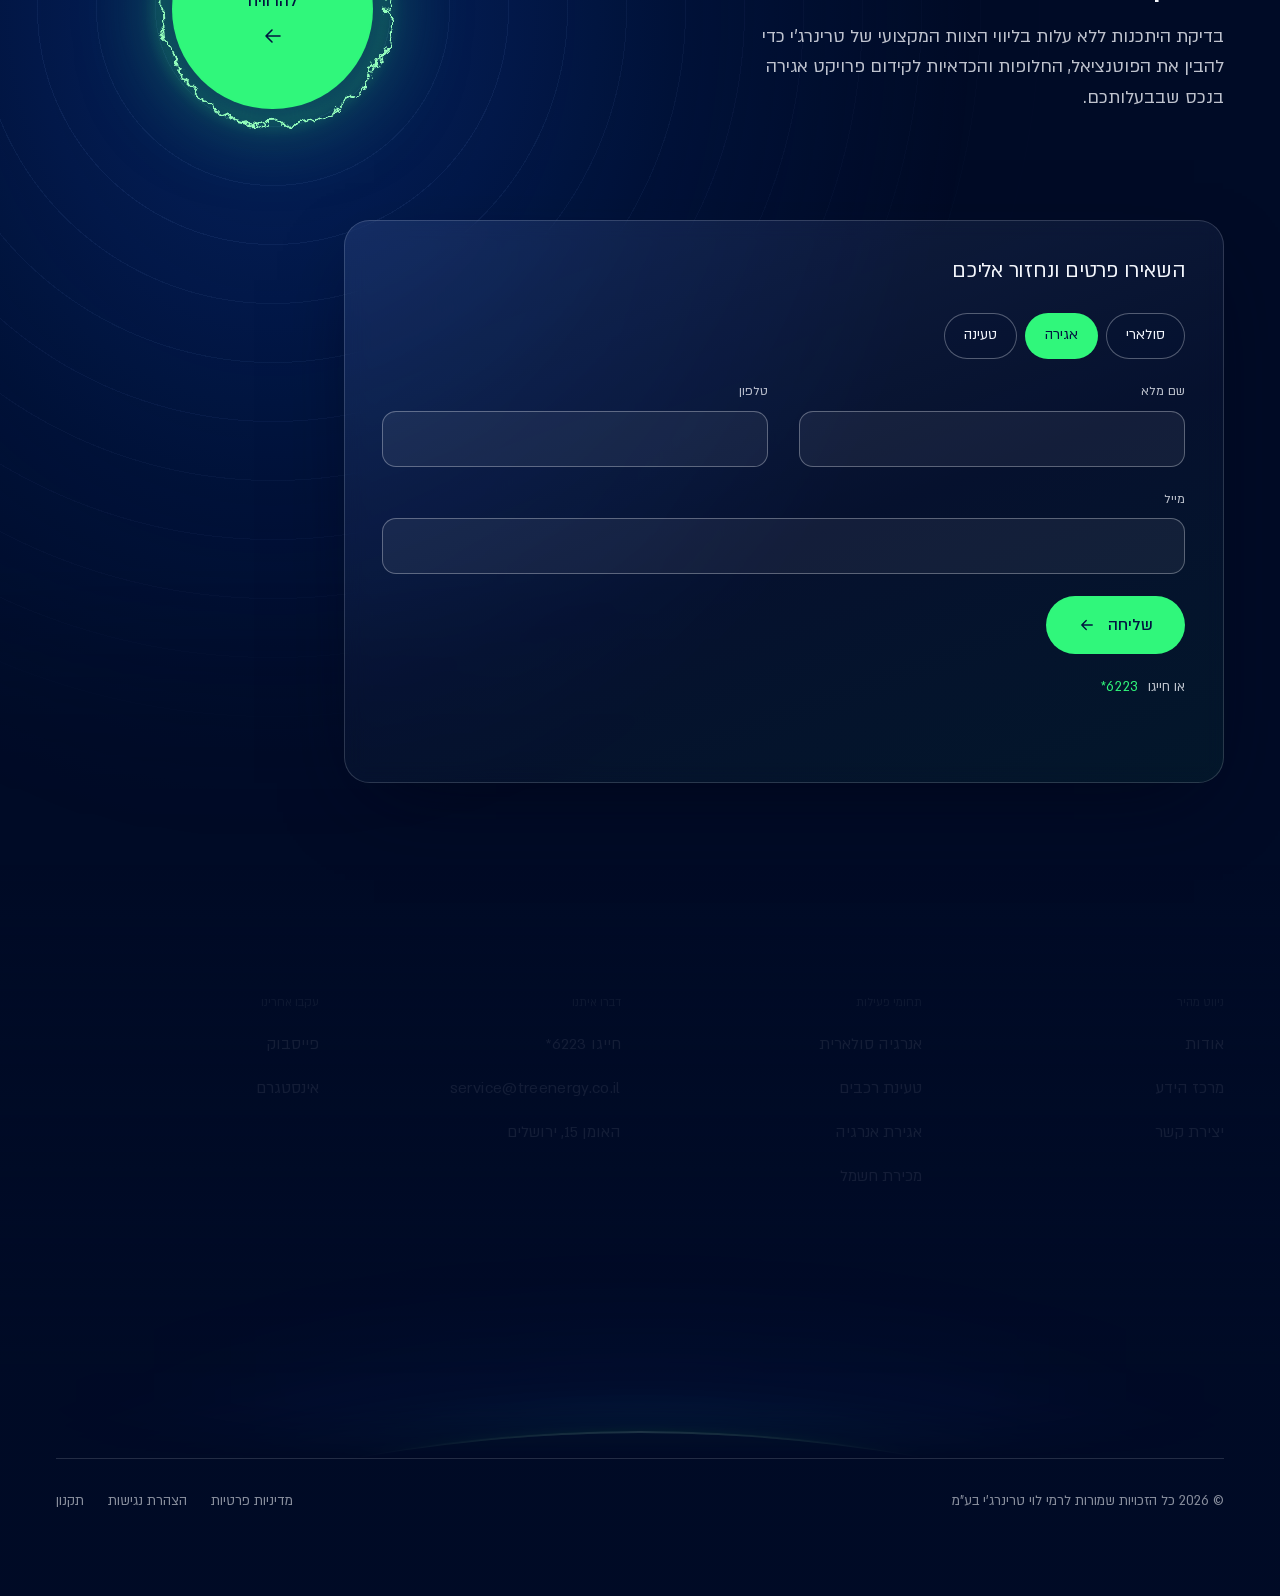
<file: storage.html>
<!DOCTYPE html>
<html lang="he" dir="rtl">
<head>
<meta charset="utf-8">
<meta name="viewport" content="width=device-width, initial-scale=1, viewport-fit=cover">
<meta name="robots" content="noindex, nofollow">
<title>אגירת אנרגיה | טרינרג'י</title>
<meta name="description" content="טרינרג'י יוזמת, מקימה ומנהלת מערכות אגירת אנרגיה במתח נמוך ובמתח גבוה, מפתרונות לעסקים ומבנים מסחריים ועד פרויקטי אגירה רחבי היקף.">
<meta name="theme-color" content="#000B26">
<link rel="icon" href="assets/brand/mark.svg" type="image/svg+xml">
<link rel="preload" href="assets/fonts/hatzor-regular.woff2" as="font" type="font/woff2" crossorigin>
<link rel="preload" href="assets/fonts/almoni-medium-aaa.woff2" as="font" type="font/woff2" crossorigin>
<link rel="preload" href="assets/fonts/almoni-regular-aaa.woff2" as="font" type="font/woff2" crossorigin>
<link rel="preload" href="assets/img/storage/hero-w.webp" as="image" media="(min-aspect-ratio:9/10)">
<link rel="preload" href="assets/img/storage/hero-t.webp" as="image" media="(max-aspect-ratio:9/10)">
<script>
  document.documentElement.classList.add("js");
  // the visitor's display choices (the accessibility panel) hold here too; "stop motion" counts as reduced motion
  (function (d) { var ax = {}; try { ax = JSON.parse(localStorage.getItem("tr-ax") || "{}"); } catch (e) {}
    window.__still = !!ax.still;
    ["contrast", "links", "read", "still"].forEach(function (k) { if (ax[k]) d.classList.add("ax-" + k); });
    if (ax.text) d.classList.add("ax-t" + ax.text); })(document.documentElement);
  if ("scrollRestoration" in history) history.scrollRestoration = "manual";
</script>
<link rel="stylesheet" href="assets/css/site.css?v=r39">
<link rel="stylesheet" href="assets/css/domain.css?v=r39">
<!-- the page's own files carry the round (?v=), so a visitor never gets this round's code with pieces of the last one from the cache -->
<script type="importmap">{"imports":{"./assets/js/ribbon.js":"./assets/js/ribbon.js?v=r39","./assets/js/arc-rings.js":"./assets/js/arc-rings.js?v=r39","./assets/js/sky.js":"./assets/js/sky.js?v=r39"}}</script>
<script defer src="vendor/gsap/gsap.min.js"></script>
<script defer src="vendor/lenis/lenis.min.js"></script>
<script type="module" src="assets/js/page.js?v=r39"></script>
<script type="module" src="assets/js/domain.js?v=r39"></script>
</head>
<body>
<canvas id="sky" aria-hidden="true"></canvas>
<a class="hskip" href="#main">דלג לתוכן</a>

<!-- header: the power line, whole on a domain page; this domain's node is where the visitor stands -->
<header class="hd" id="hd">
  <div class="hd-start">
    <button class="mn-btn" type="button" aria-expanded="false" aria-controls="mn"><span class="mn-ic" aria-hidden="true"><i></i><i></i></span><span class="mn-lbl">תפריט</span></button>
  </div>
  <nav class="hd-rail" aria-label="ניווט באתר">
    <span class="hd-wire" aria-hidden="true"><i class="hd-fill"></i></span>
    <a class="hd-node" href="about.html"><i aria-hidden="true"></i><span>אודות</span></a>
    <a class="hd-node" href="solar.html"><i aria-hidden="true"></i><span>סולארי</span></a>
    <a class="hd-node is-here" href="storage.html" aria-current="page"><i aria-hidden="true"></i><span>אגירה</span></a>
    <a class="hd-node" href="charge.html"><i aria-hidden="true"></i><span>טעינה</span></a>
    <a class="hd-node" href="knowledge.html"><i aria-hidden="true"></i><span>מרכז ידע</span></a>
    <a class="hd-node" href="#contact"><i aria-hidden="true"></i><span>צור קשר</span></a>
  </nav>
  <div class="hd-end">
    <a class="hd-cta" href="#contact">כמה תוכל להרוויח</a>
    <a class="hd-tel" href="tel:*6223" aria-label="חייגו 6223*"><svg viewBox="0 0 24 24" fill="none" stroke="currentColor" stroke-width="1.6" stroke-linecap="round" stroke-linejoin="round" aria-hidden="true"><path d="M5 4h4l2 5-2.5 1.5a11 11 0 0 0 5 5L15 13l5 2v4a2 2 0 0 1-2 2A16 16 0 0 1 3 6a2 2 0 0 1 2-2"/></svg></a>
    <a class="hd-logo" href="index.html"><img src="assets/brand/logo-on-dark.svg" alt="טרינרג'י, לעמוד הבית" width="507" height="125"></a>
  </div>
</header>

<!-- the menu: a quiet room. The night closes over the page and the list rises line by line -->
<div class="mn" id="mn" role="dialog" aria-modal="true" aria-label="תפריט">
  <div class="mn-bg" aria-hidden="true"></div>
  <div class="mn-in">
    <div class="mn-top">
      <button class="mn-close" type="button"><span class="mn-x" aria-hidden="true"><i></i><i></i></span><span class="mn-lbl">סגירה</span></button>
      <img class="mn-logo" src="assets/brand/logo-on-dark.svg" alt="" width="507" height="125">
    </div>
    <nav class="mn-nav" aria-label="ניווט ראשי">
      <ol class="mn-list">
        <li class="mn-it"><a href="index.html"><span class="mn-t">דף הבית</span></a></li>
        <li class="mn-it"><a href="solar.html"><span class="mn-t">אנרגיה סולארית</span></a></li>
        <li class="mn-it"><a href="charge.html"><span class="mn-t">טעינת רכבים</span></a></li>
        <li class="mn-it"><a class="is-on" href="storage.html" aria-current="page"><span class="mn-t">אגירת אנרגיה</span></a></li>
        <li class="mn-it"><a href="about.html"><span class="mn-t">אודות</span></a></li>
        <li class="mn-it"><a href="knowledge.html"><span class="mn-t">מרכז הידע</span></a></li>
        <li class="mn-it"><a href="contact.html"><span class="mn-t">יצירת קשר</span></a></li>
      </ol>
    </nav>
    <div class="mn-side">
      <div class="mn-contact">
        <a class="mn-tel" href="tel:*6223"><svg viewBox="0 0 24 24" fill="none" stroke="currentColor" stroke-width="1.6" stroke-linecap="round" stroke-linejoin="round" aria-hidden="true"><path d="M5 4h4l2 5-2.5 1.5a11 11 0 0 0 5 5L15 13l5 2v4a2 2 0 0 1-2 2A16 16 0 0 1 3 6a2 2 0 0 1 2-2"/></svg>חייגו <span class="num">6223*</span></a>
      </div>
    </div>
  </div>
</div>

<main id="main" class="dp">

<!-- the opening, the types and who it suits share one trail: it is born where the storage field meets the line in the
     picture, comes down past the words, runs under the three types (lighting them) and leaves by the side -->
<div class="dp-flow">
  <svg class="dp-trail" aria-hidden="true" focusable="false"></svg>

  <section class="sh" aria-labelledby="sh-h" data-glow-w="assets/img/storage/hero-w-glow.png" data-glow-t="assets/img/storage/hero-t-glow.png" data-birth="933,937,65,1357">
    <div class="sh-pic" aria-hidden="true">
      <picture>
        <source media="(min-aspect-ratio:9/10)" srcset="assets/img/storage/hero-w.webp" width="2400" height="1340">
        <img src="assets/img/storage/hero-t.webp" alt="" width="1080" height="1935" fetchpriority="high" decoding="async">
      </picture>
      <canvas class="sh-glow"></canvas>
    </div>
    <div class="sh-say">
      <nav class="crumb" aria-label="מיקום באתר"><a href="index.html">דף הבית</a><span aria-hidden="true">/</span><span aria-current="page">אגירת אנרגיה</span></nav>
      <h1 id="sh-h"><span class="sh-l">לא רק מיצרים אנרגיה,</span> <span class="sh-l"><span class="gword">מנהלים</span> אותה.</span></h1>
      <p class="sh-lead">מערכות אגירת אנרגיה מאפשרות לנהל את האנרגיה בצורה חכמה וגמישה יותר, לנצל אותה בזמן הנכון ולייצר הזדמנויות כלכליות חדשות.</p>
      <p class="sh-lead">אנו בטרינרג'י יוזמים, מקימים ומנהלים מערכות אגירה במתח נמוך ובמתח גבוה, החל מפתרונות לעסקים ומבנים מסחריים ועד לפרויקטי אגירה רחבי היקף.</p>
      <a class="btn btn-lg" href="#contact" data-cta-origin>בדוק האם הנכס שלך מתאים<svg viewBox="0 0 24 24" fill="none" stroke="currentColor" stroke-width="1.8" stroke-linecap="round" stroke-linejoin="round" aria-hidden="true"><path d="M19 12H5M11 6l-6 6 6 6"/></svg></a>
    </div>
  </section>

  <!-- the types: three cells; the current runs under them and each catches the light as it passes. A cell opens for its text -->
  <div class="sw-wrap">
  <section class="sw" id="types" aria-labelledby="sw-h">
    <h2 id="sw-h" data-drift="30">סוגי מערכות אגירה</h2>
    <ul class="pcells pcells-3">
      <li class="pc"><details class="pc-d"><summary><span class="pc-ic"><svg viewBox="0 0 24 24" fill="none" stroke="currentColor" stroke-width="1.5" stroke-linecap="round" stroke-linejoin="round" class="ic" aria-hidden="true" focusable="false"><circle cx="7" cy="7" r="3"/><path d="M7 1.5v1.2M7 11.3v1.2M1.5 7h1.2M11.3 7h1.2M3.1 3.1l.9.9M10 10l.9.9M3.1 10.9l.9-.9M10 4l.9-.9"/><rect x="12" y="13" width="9" height="8" rx="1.5"/><path d="M15 13v-1.5h3V13"/><path d="M17 15l-1.5 2.2h2.2L16.2 19.5"/></svg></span><h3>אגירה משולבת סולארי</h3><span class="pc-sub">מקסום הערך מהמערכת הסולארית</span><i aria-hidden="true"></i></summary><p>שילוב סוללות אגירה במערכת סולארית חדשה או קיימת, מאפשר להעביר אנרגיה משעות הייצור לשעות שבהן הערך שלה גבוה יותר וכך למקסם את פונציאל הרווח.</p></details></li>
      <li class="pc"><details class="pc-d"><summary><span class="pc-ic"><svg viewBox="0 0 24 24" fill="none" stroke="currentColor" stroke-width="1.5" stroke-linecap="round" stroke-linejoin="round" class="ic" aria-hidden="true" focusable="false"><path d="M3 11l7-6 7 6"/><path d="M5 10v10h10V10"/><rect x="8" y="13" width="4" height="5" rx=".6"/><path d="M19 9v11M17 13h4M17 17h4"/></svg></span><h3>אגירה לצריכה עצמית <span lang="en" dir="ltr">(BTM)</span></h3><span class="pc-sub">לנהל את האנרגיה מאחורי המונה</span><i aria-hidden="true"></i></summary><p>מערכת סוללות אגירה "מאחורי המונה" המותאמת לפרופיל הצריכה של הנכס. אוגרים בשעות ה"שפל" ומשתמשים בשעות ה"שיא" וכך מנהלים עומסים, מנצלים חכם יותר את האנרגיה וחוסכים כסף רב.</p></details></li>
      <li class="pc"><details class="pc-d"><summary><span class="pc-ic"><svg viewBox="0 0 24 24" fill="none" stroke="currentColor" stroke-width="1.5" stroke-linecap="round" stroke-linejoin="round" class="ic" aria-hidden="true" focusable="false"><rect x="2" y="9" width="9" height="10" rx="1"/><rect x="13" y="9" width="9" height="10" rx="1"/><path d="M4.5 12v4M7 12v4M15.5 12v4M18 12v4"/><path d="M6.5 9V5h11v4M12 5V3"/></svg></span><h3>אגירה מסחרית</h3><span class="pc-sub">אגירה בהיקפים גדולים כחלק ממשק האנרגיה</span><i aria-hidden="true"></i></summary><p>מערכות אגירה בקנה מידה מסחרי, העמודות כמתקן עצמאי או בשילוב מקור ייצור סולארי. מערכת המאפשרת לייצר נכס אנרגטי משמעותי שמגיב לצרכי הרשת והמשק.</p></details></li>
    </ul>
  </section>
  </div>

  <!-- who it suits: the places themselves, large, each lit as it crosses the screen -->
  <section class="spl" id="who" aria-labelledby="spl-h">
    <h2 id="spl-h">למי זה מתאים?</h2>
    <ul class="pl pl-7">
      <li class="pl-it is-on"><img src="assets/img/solar/pl-roofs.webp" alt="" width="1400" height="1050" loading="lazy" decoding="async"><span class="pl-t"><svg viewBox="0 0 24 24" fill="none" stroke="currentColor" stroke-width="1.5" stroke-linecap="round" stroke-linejoin="round" aria-hidden="true" focusable="false"><path d="M3 13l4-7h10l4 7z"/><path d="M7 6l-1 7M12 6v7M17 6l1 7M5 9.5h14"/><path d="M12 13v4M8 21h8M10 17h4"/></svg><span class="pl-n">מערכות סולאריות קיימות</span></span></li>
      <li class="pl-it"><img src="assets/img/storage/au-centers.webp" alt="" width="1400" height="1050" loading="lazy" decoding="async"><span class="pl-t"><svg viewBox="0 0 24 24" fill="none" stroke="currentColor" stroke-width="1.5" stroke-linecap="round" stroke-linejoin="round" aria-hidden="true" focusable="false"><path d="M4 8h16l-1.5 11a2 2 0 0 1-2 1.7h-9a2 2 0 0 1-2-1.7z"/><path d="M8.5 8V6.5a3.5 3.5 0 0 1 7 0V8"/></svg><span class="pl-n">מרכזי קניות</span></span></li>
      <li class="pl-it"><img src="assets/img/storage/au-malls.webp" alt="" width="1400" height="1050" loading="lazy" decoding="async"><span class="pl-t"><svg viewBox="0 0 24 24" fill="none" stroke="currentColor" stroke-width="1.5" stroke-linecap="round" stroke-linejoin="round" aria-hidden="true" focusable="false"><path d="M3 21V9l9-5 9 5v12"/><path d="M3 21h18M7 21v-6h10v6M7 11h2M11 11h2M15 11h2"/></svg><span class="pl-n">קניונים</span></span></li>
      <li class="pl-it"><img src="assets/img/storage/au-factories.webp" alt="" width="1400" height="1050" loading="lazy" decoding="async"><span class="pl-t"><svg viewBox="0 0 24 24" fill="none" stroke="currentColor" stroke-width="1.5" stroke-linecap="round" stroke-linejoin="round" aria-hidden="true" focusable="false"><path d="M3 21V11l5 3v-3l5 3v-3l5 3V4h3v17z"/><path d="M7 18h2M12 18h2"/></svg><span class="pl-n">מפעלים</span></span></li>
      <li class="pl-it"><img src="assets/img/storage/au-hotels.webp" alt="" width="1400" height="1050" loading="lazy" decoding="async"><span class="pl-t"><svg viewBox="0 0 24 24" fill="none" stroke="currentColor" stroke-width="1.5" stroke-linecap="round" stroke-linejoin="round" aria-hidden="true" focusable="false"><path d="M5 21V3h14v18"/><path d="M3 21h18M9 7h2M13 7h2M9 11h2M13 11h2M9 15h2M13 15h2M11 21v-3h2v3"/></svg><span class="pl-n">מלונות</span></span></li>
      <li class="pl-it"><img src="assets/img/storage/au-fuel.webp" alt="" width="1400" height="1050" loading="lazy" decoding="async"><span class="pl-t"><svg viewBox="0 0 24 24" fill="none" stroke="currentColor" stroke-width="1.5" stroke-linecap="round" stroke-linejoin="round" aria-hidden="true" focusable="false"><path d="M4 21V5a2 2 0 0 1 2-2h6a2 2 0 0 1 2 2v16"/><path d="M3 21h12M6 8h6"/><path d="M14 10h2a2 2 0 0 1 2 2v5a1.5 1.5 0 0 0 3 0V8l-2.5-2.5"/></svg><span class="pl-n">תחנות דלק</span></span></li>
      <li class="pl-it"><img src="assets/img/storage/au-towns.webp" alt="" width="1400" height="1050" loading="lazy" decoding="async"><span class="pl-t"><svg viewBox="0 0 24 24" fill="none" stroke="currentColor" stroke-width="1.5" stroke-linecap="round" stroke-linejoin="round" aria-hidden="true" focusable="false"><path d="M2 21h20"/><path d="M4 21v-8l4-3 4 3v8"/><path d="M12 21V9l4-3 4 3v12"/><path d="M7 16h2M15 12h2M15 16h2"/></svg><span class="pl-n">יישובים/<wbr>רשויות</span></span></li>
    </ul>
    <a class="btn" href="#contact">בדוק האם הנכס שלך מתאים<svg viewBox="0 0 24 24" fill="none" stroke="currentColor" stroke-width="1.8" stroke-linecap="round" stroke-linejoin="round" aria-hidden="true"><path d="M19 12H5M11 6l-6 6 6 6"/></svg></a>
  </section>
</div>

<!-- the benefits: a faint thread of the trail on the start rail beside them, and each benefit's icon lights as it passes -->
<div class="dp-tail">
  <svg class="tail-trail" aria-hidden="true" focusable="false"></svg>
  <section class="bn" id="benefits" aria-labelledby="bn-h">
    <div class="bn-main">
      <h2 id="bn-h" data-drift="30">היתרונות של מערכת אגירה</h2>
      <ul class="bn-list">
        <li class="bn-it"><span class="bn-ic"><svg viewBox="0 0 24 24" fill="none" stroke="currentColor" stroke-width="1.5" stroke-linecap="round" stroke-linejoin="round" class="ic" aria-hidden="true" focusable="false"><path d="M3 17l6-6 4 4 8-8"/><path d="M15 7h6v6"/></svg></span><h3>מקסום הערך הכלכלי</h3><p>אגירה מאפשרת לנהל את האנרגיה בהתאם למחירים, לתעריפים ולתנאי השוק, ולממש אותה בזמן שבו הערך שלה גבוה יותר.</p></li>
        <li class="bn-it"><span class="bn-ic"><svg viewBox="0 0 24 24" fill="none" stroke="currentColor" stroke-width="1.5" stroke-linecap="round" stroke-linejoin="round" class="ic" aria-hidden="true" focusable="false"><path d="M12 3l7 3v5c0 4.5-3 8.3-7 10-4-1.7-7-5.5-7-10V6z"/><path d="M12.8 8l-2.6 4.2h3.4L11.2 16"/></svg></span><h3>חוסן ורציפות אנרגטית</h3><p>בתכנון המתאים, אגירה מאפשרת גיבוי והמשכיות תפעולית, מפחיתה את התלות ברשת ומחזקת את הביטחון האנרגטי של הנכס.</p></li>
        <li class="bn-it"><span class="bn-ic"><svg viewBox="0 0 24 24" fill="none" stroke="currentColor" stroke-width="1.5" stroke-linecap="round" stroke-linejoin="round" class="ic" aria-hidden="true" focusable="false"><path d="M4 7h11M4 17h7"/><circle cx="18" cy="7" r="2.5"/><circle cx="14" cy="17" r="2.5"/><path d="M20.5 7H21M16.5 17H21"/></svg></span><h3>גמישות אנרגטית</h3><p>היכולת להפריד בין מועד הייצור, הצריכה וההזרמה מאפשרת להגיב בזמן אמת לצורכי הנכס ולשינויים במשק החשמל.</p></li>
        <li class="bn-it"><span class="bn-ic"><svg viewBox="0 0 24 24" fill="none" stroke="currentColor" stroke-width="1.5" stroke-linecap="round" stroke-linejoin="round" class="ic" aria-hidden="true" focusable="false"><path d="M5 21l3-18M19 21L16 3M8 3h8M6.7 9h10.6M5.5 15h13"/><path d="M8 3l8 6M16 3L8 9M6.7 9l11.8 6M17.3 9L5.5 15"/></svg></span><h3>אופטימיזציה של התשתית</h3><p>ניהול עומסים באמצעות אגירה מאפשר למצות טוב יותר חיבורים ותשתיות קיימות, ובמקרים המתאימים לצמצם או לדחות השקעות בהגדלת תשתית החשמל</p></li>
      </ul>
    </div>
    <figure class="bn-fig" aria-hidden="true"><img src="assets/img/dom/storage.webp" alt="" width="1400" height="923" loading="lazy" decoding="async" data-drift="-24"></figure>
  </section>
</div>

<div class="proc-wrap">
<div class="proc-bg" aria-hidden="true"></div>
<section class="proc" id="process" data-axis="start" aria-labelledby="proc-h">
  <header class="proc-head rv-wait">
    <h2 id="proc-h" class="rv">התהליך לאגירת אנרגיה</h2>
  </header>
  <div class="proc-run" data-line="info">
    <svg class="proc-trail"></svg>
    <ol class="steps">
      <li class="step"><i class="step-node" aria-hidden="true"></i><span class="step-hd"><span class="step-n num"><span class="sr">שלב </span>01</span><i class="step-ic"><svg viewBox="0 0 24 24" fill="none" stroke="currentColor" stroke-width="1.5" stroke-linecap="round" stroke-linejoin="round" aria-hidden="true" focusable="false"><circle cx="11" cy="11" r="6.5"/><path d="M16 16l4.5 4.5"/></svg></i></span><h3>בדיקת היתכנות ראשונית</h3><p>בשלב הראשון נבדוק את התאמת הנכס לשילוב אגירה, נבחן את חיבור החשמל, הצריכה ונאפיין את סוג המערכת הנדרשת.</p></li>
      <li class="step"><i class="step-node" aria-hidden="true"></i><span class="step-hd"><span class="step-n num"><span class="sr">שלב </span>02</span><i class="step-ic"><svg viewBox="0 0 24 24" fill="none" stroke="currentColor" stroke-width="1.5" stroke-linecap="round" stroke-linejoin="round" aria-hidden="true" focusable="false"><path d="M7 3h7l4 4v14H7z"/><path d="M14 3v4h4"/><path d="M10 13l2 2 3-3.5"/></svg></i></span><h3>תהליך רישוי וחשמל</h3><p>אנו נחל בתהליך רישוי מול חברת החשמל והרשויות הנדרשות על מנת להסדיר את המערכת שלכם בהתאם לרגולציה.</p></li>
      <li class="step"><i class="step-node" aria-hidden="true"></i><span class="step-hd"><span class="step-n num"><span class="sr">שלב </span>03</span><i class="step-ic"><svg viewBox="0 0 24 24" fill="none" stroke="currentColor" stroke-width="1.5" stroke-linecap="round" stroke-linejoin="round" aria-hidden="true" focusable="false"><path d="M5 3h9.5L19 7.5V21H5z"/><path d="M14.5 3v4.5H19"/><path d="M8 17l3-3.2 2.5 2.2 3.5-4"/><path d="M14.6 12H17v2.4"/><path d="M8 8h3.5"/></svg></i></span><h3>תכנון הנדסי וסגירה פיננסית</h3><p>מיטב המהנדסים והכלכלנים שלנו יערכו תכנון מקיף למערכת האגירה ותכנון כלכלי על מנת שהמערכת תהיה מדויקת לפרופיל הנכס והלקוח.</p></li>
      <li class="step"><i class="step-node" aria-hidden="true"></i><span class="step-hd"><span class="step-n num"><span class="sr">שלב </span>04</span><i class="step-ic"><svg viewBox="0 0 24 24" fill="none" stroke="currentColor" stroke-width="1.5" stroke-linecap="round" stroke-linejoin="round" aria-hidden="true" focusable="false"><path d="M9 3v5M15 3v5M7 8h10v3a5 5 0 0 1-10 0z"/><path d="M12 16v5"/></svg></i></span><h3>הקמת המתקן וחיבור לרשת החשמל</h3><p>ניהול ופיקוח מלא על כל שלבי ההקמה, תוך הקפדה על איכות ביצוע גבוהה, עמידה בסטנדרטים הנדסיים מחמירים ובקרת איכות שוטפת עד להפעלה מסחרית של הפרויקט.</p></li>
      <li class="step"><i class="step-node" aria-hidden="true"></i><span class="step-hd"><span class="step-n num"><span class="sr">שלב </span>05</span><i class="step-ic"><svg viewBox="0 0 24 24" fill="none" stroke="currentColor" stroke-width="1.5" stroke-linecap="round" stroke-linejoin="round" aria-hidden="true" focusable="false"><rect x="3" y="4" width="18" height="13" rx="2"/><path d="M8 21h8M12 17v4"/><path d="M6 11h3l2-3 2 5 2-2h3"/></svg></i></span><h3>ניטור, ניהול ותחזוקה</h3><p>מעקב שוטף אחר ביצועי המערכת, ביצוע תחזוקה ואופטימיזציה של ביצועי המערכת לאורך שנות הפרויקט.</p></li>
    </ol>
  </div>
</section>
</div>

<!-- FAQ: reserved spot. The client's questions come from Gilad; the solar page's questions section is the shape it takes -->

<div class="close-wrap">
<div class="close-bg" aria-hidden="true"><i></i></div>
<section class="close" id="contact" data-axis="start" aria-labelledby="close-h" data-cta-end>
  <svg class="close-trail"></svg>
  <div class="close-say" data-drift="40">
    <h2 id="close-h">תנו למומחים שלנו לבדוק אם ניתן לשלב <span class="gword">אגירה</span> בנכס שלכם</h2>
    <p class="close-p">בדיקת היתכנות ללא עלות בליווי הצוות המקצועי של טרינרג'י כדי להבין את הפוטנציאל, החלופות והכדאיות לקידום פרויקט אגירה בנכס שבבעלותכם.</p>
  </div>
  <!-- the arc round the charged socket: two pairs of moving noise, displacing a plain ring (after React Bits' Electric Border) -->
  <svg class="fx-defs" aria-hidden="true" focusable="false"><filter id="arc" x="-30%" y="-30%" width="160%" height="160%" color-interpolation-filters="sRGB">
    <feTurbulence type="turbulence" baseFrequency=".03" numOctaves="6" seed="1" result="n1"/><feOffset in="n1" result="o1"><animate attributeName="dy" values="600;0" dur="5s" repeatCount="indefinite"/></feOffset>
    <feTurbulence type="turbulence" baseFrequency=".03" numOctaves="6" seed="1" result="n2"/><feOffset in="n2" result="o2"><animate attributeName="dy" values="0;-600" dur="5s" repeatCount="indefinite"/></feOffset>
    <feTurbulence type="turbulence" baseFrequency=".03" numOctaves="6" seed="2" result="n3"/><feOffset in="n3" result="o3"><animate attributeName="dx" values="420;0" dur="5s" repeatCount="indefinite"/></feOffset>
    <feTurbulence type="turbulence" baseFrequency=".03" numOctaves="6" seed="2" result="n4"/><feOffset in="n4" result="o4"><animate attributeName="dx" values="0;-420" dur="5s" repeatCount="indefinite"/></feOffset>
    <feComposite in="o1" in2="o2" result="p1"/><feComposite in="o3" in2="o4" result="p2"/>
    <feBlend in="p1" in2="p2" mode="color-dodge" result="mix"/>
    <feDisplacementMap in="SourceGraphic" in2="mix" scale="22" xChannelSelector="R" yChannelSelector="B"/>
  </filter></svg>
  <a class="plug" href="#contact-lead"><span class="plug-arc" aria-hidden="true"></span><span class="plug-t">בדוק כמה תוכל להרוויח</span><svg viewBox="0 0 24 24" fill="none" stroke="currentColor" stroke-width="1.6" stroke-linecap="round" stroke-linejoin="round" aria-hidden="true"><path d="M19 12H5M11 6l-6 6 6 6"/></svg></a>

  <div class="reach">
    <form class="lf lead-c" id="contact-lead" novalidate data-lead="storage">
      <p class="lead-h">השאירו פרטים ונחזור אליכם</p>
      <fieldset class="topic">
        <legend class="sr">מה מעניין אתכם</legend>
        <label><input type="checkbox" name="topic" value="solar"><span>סולארי</span></label>
        <label><input type="checkbox" name="topic" value="storage" checked><span>אגירה</span></label>
        <label><input type="checkbox" name="topic" value="charge"><span>טעינה</span></label>
      </fieldset>
      <div class="fld"><label for="ct-name">שם מלא</label><input id="ct-name" name="name" type="text" autocomplete="name" required></div>
      <div class="fld"><label for="ct-tel">טלפון</label><input id="ct-tel" name="phone" type="tel" inputmode="tel" autocomplete="tel" required></div>
      <div class="fld fld-wide"><label for="ct-mail">מייל</label><input id="ct-mail" name="email" type="email" inputmode="email" autocomplete="email" dir="ltr"></div>
      <button class="btn btn-lg" type="submit">שליחה<svg viewBox="0 0 24 24" fill="none" stroke="currentColor" stroke-width="1.8" stroke-linecap="round" stroke-linejoin="round" aria-hidden="true"><path d="M19 12H5M11 6l-6 6 6 6"/></svg></button>
      <p class="lead-msg" role="status"></p>
      <p class="reach-tel">או חייגו <a class="num" href="tel:*6223">6223*</a></p>
    </form>
  </div>
</section>
</div>

</main>

<footer class="ft" id="ft">
  <div class="ft-cols">
    <nav class="ft-col" aria-label="ניווט מהיר"><p class="ft-k">ניווט מהיר</p><a href="about.html">אודות</a><a href="knowledge.html">מרכז הידע</a><a href="contact.html">יצירת קשר</a></nav>
    <nav class="ft-col" aria-label="תחומי פעילות"><p class="ft-k">תחומי פעילות</p><a href="solar.html">אנרגיה סולארית</a><a href="charge.html">טעינת רכבים</a><a href="storage.html" aria-current="page">אגירת אנרגיה</a><span class="ft-soon">מכירת חשמל</span></nav>
    <div class="ft-col"><p class="ft-k">דברו איתנו</p><a href="tel:*6223">חייגו <span class="num">6223*</span></a><a class="lat" href="mailto:service@treenergy.co.il">service@treenergy.co.il</a><span>האומן 15, ירושלים</span></div>
    <div class="ft-col"><p class="ft-k">עקבו אחרינו</p><a href="https://www.facebook.com/treenergygroup" target="_blank" rel="noopener">פייסבוק</a><a href="https://www.instagram.com/treenergygroup" target="_blank" rel="noopener">אינסטגרם</a></div>
  </div>
  <div class="ft-sky" aria-hidden="true"><i class="ft-glow"></i><i class="ft-rim"></i></div>
  <div class="ft-base">
    <p>© <span data-year>2026</span> כל הזכויות שמורות לרמי לוי טרינרג'י בע"מ</p>
    <nav class="ft-legal" aria-label="מידע משפטי"><a href="privacy.html">מדיניות פרטיות</a><a href="accessibility.html">הצהרת נגישות</a><a href="terms.html">תקנון</a></nav>
  </div>
</footer>

<!-- phones: the two ways on, once the opening's button has left the screen -->
<div class="mbar" data-mbar inert>
  <a class="mbar-tel" href="tel:*6223"><svg viewBox="0 0 24 24" fill="none" stroke="currentColor" stroke-width="1.6" stroke-linecap="round" stroke-linejoin="round" aria-hidden="true"><path d="M5 4h4l2 5-2.5 1.5a11 11 0 0 0 5 5L15 13l5 2v4a2 2 0 0 1-2 2A16 16 0 0 1 3 6a2 2 0 0 1 2-2"/></svg>חייגו</a>
  <a class="mbar-go" href="#contact">לבדיקת התאמה</a>
</div>

<!-- accessibility: a quiet disc in the corner; the panel holds the display choices, kept for the next visit -->
<button class="ax-btn" type="button" aria-label="נגישות: התאמות תצוגה" aria-expanded="false" aria-controls="ax"><svg viewBox="0 0 24 24" fill="none" stroke="currentColor" stroke-width="1.5" stroke-linecap="round" stroke-linejoin="round" aria-hidden="true"><circle cx="12" cy="12" r="10"/><circle cx="12" cy="7" r="1.3" fill="currentColor" stroke="none"/><path d="M7.4 9.7c3.1.8 6.1.8 9.2 0M12 10.6v3.5l-2.4 4.2M12 14.1l2.4 4.2"/></svg></button>
<div class="ax-scrim" aria-hidden="true"></div>
<div class="ax" id="ax" role="dialog" aria-modal="true" aria-labelledby="ax-h" inert>
  <div class="ax-top">
    <h2 id="ax-h">התאמות נגישות</h2>
    <button class="ax-x" type="button" aria-label="סגירת התאמות הנגישות"><svg viewBox="0 0 24 24" fill="none" stroke="currentColor" stroke-width="1.6" stroke-linecap="round" aria-hidden="true"><path d="M6 6l12 12M18 6L6 18"/></svg></button>
  </div>
  <div class="ax-size" role="group" aria-labelledby="ax-size-l">
    <p class="ax-lbl" id="ax-size-l">גודל הטקסט</p>
    <div class="ax-seg"><button type="button" data-text="0" aria-pressed="true">רגיל</button><button type="button" data-text="1" aria-pressed="false">גדול</button><button type="button" data-text="2" aria-pressed="false">גדול מאוד</button></div>
  </div>
  <ul class="ax-list">
    <li><button type="button" data-ax="contrast" aria-pressed="false"><span>ניגודיות גבוהה</span><i aria-hidden="true"></i></button></li>
    <li><button type="button" data-ax="links" aria-pressed="false"><span>הדגשת קישורים</span><i aria-hidden="true"></i></button></li>
    <li><button type="button" data-ax="read" aria-pressed="false"><span>גופן קריא</span><i aria-hidden="true"></i></button></li>
    <li><button type="button" data-ax="still" aria-pressed="false"><span>עצירת תנועה</span><i aria-hidden="true"></i></button></li>
  </ul>
  <div class="ax-foot"><button class="ax-reset" type="button">איפוס הבחירות</button><p>נשמר לביקור הבא</p></div>
</div>
</body>
</html>
</file>
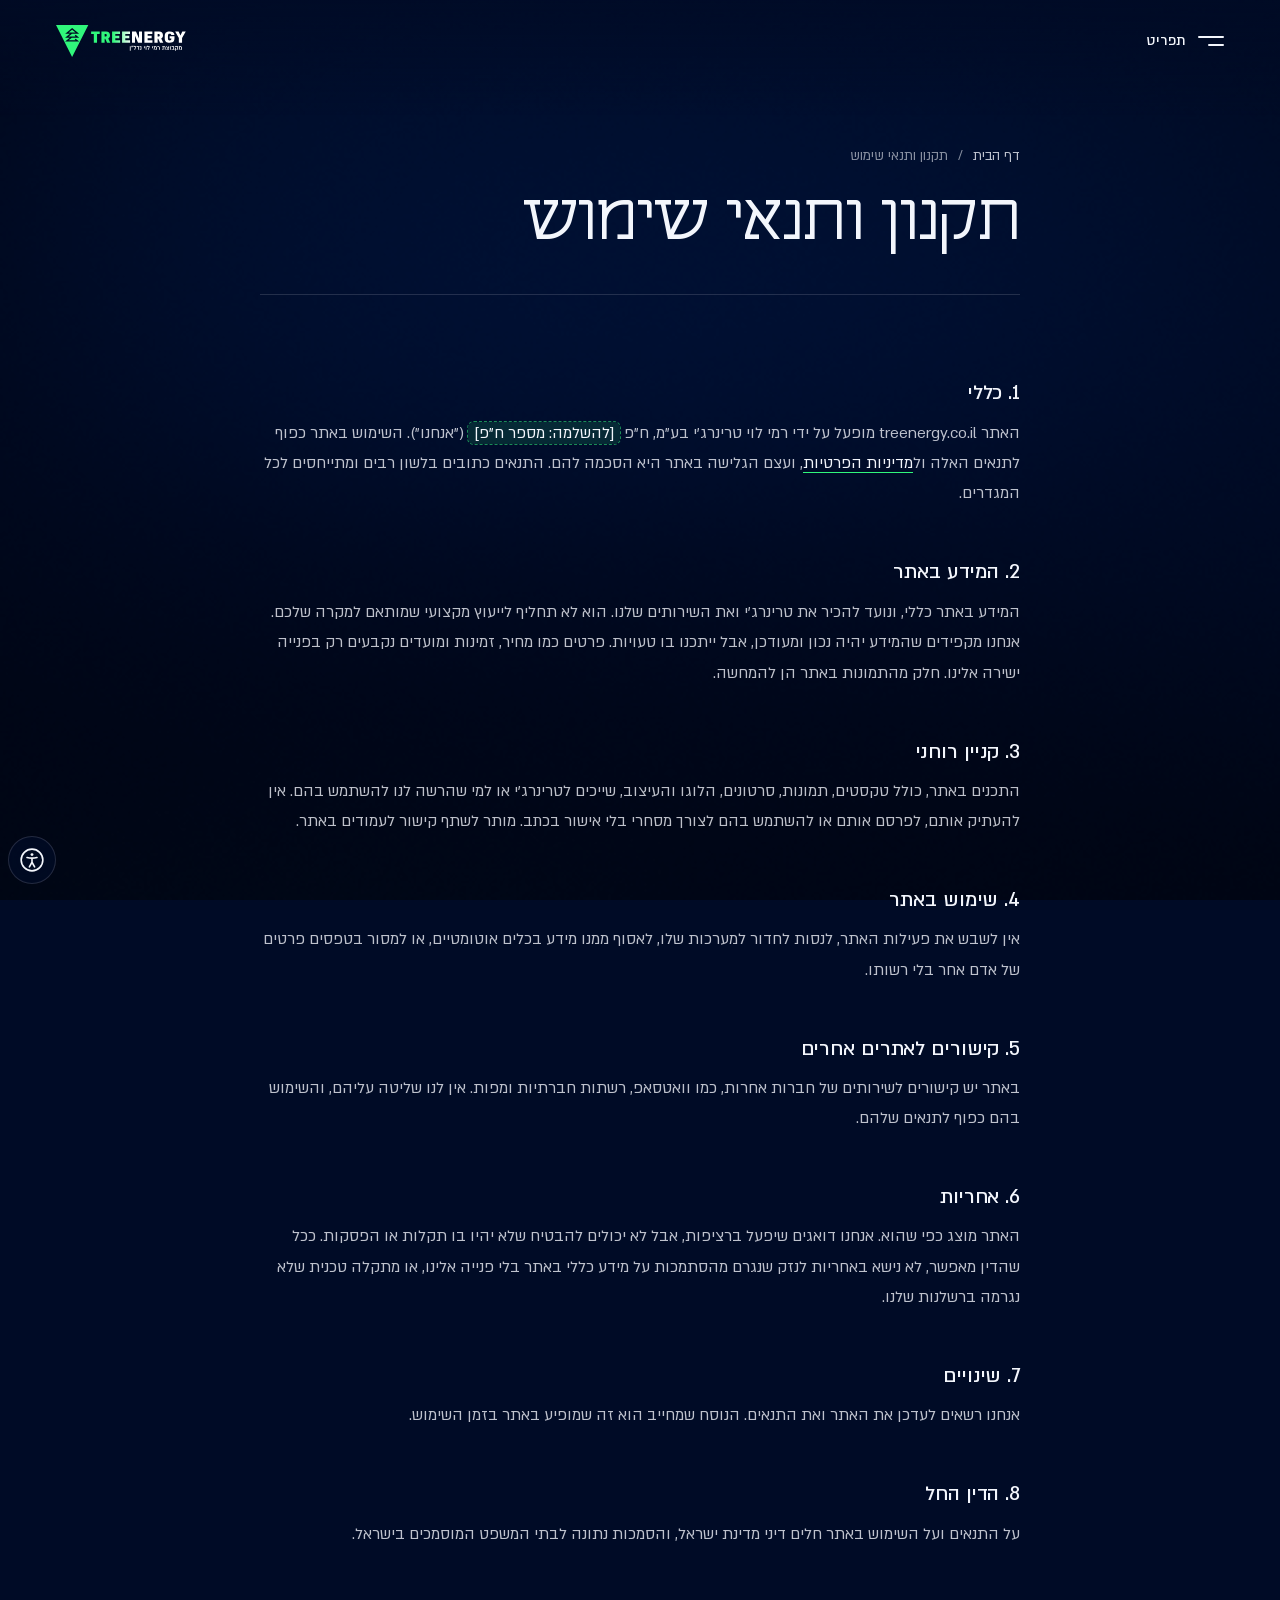
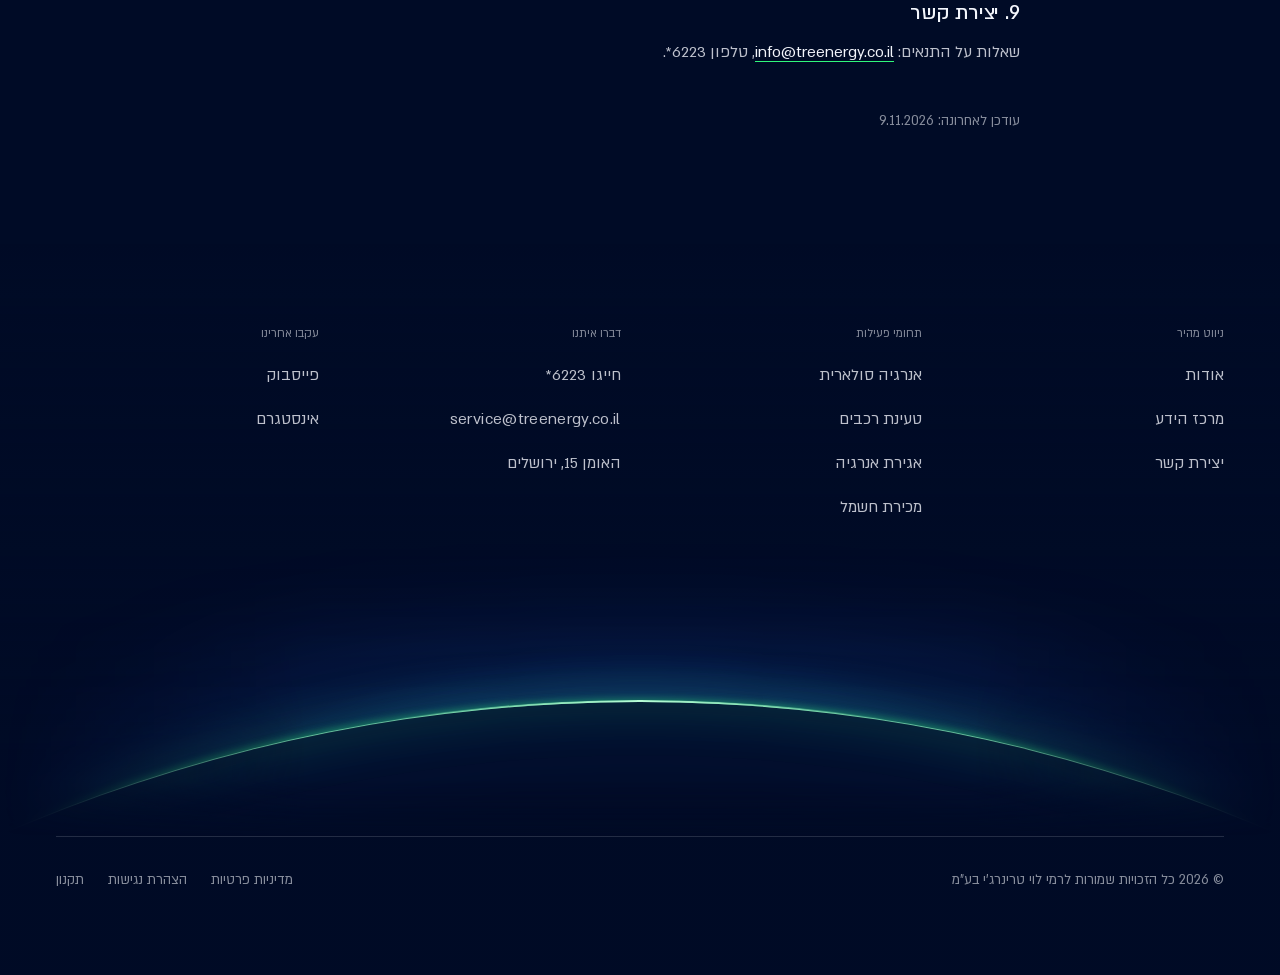
<file: terms.html>
<!DOCTYPE html>
<html lang="he" dir="rtl" data-page="legal">
<head>
<meta charset="utf-8">
<meta name="viewport" content="width=device-width, initial-scale=1, viewport-fit=cover">
<meta name="robots" content="noindex, nofollow">
<title>תקנון ותנאי שימוש | טרינרג'י</title>
<meta name="description" content="התנאים לשימוש באתר של טרינרג'י.">
<meta name="theme-color" content="#000B26">
<link rel="icon" href="assets/brand/mark.svg" type="image/svg+xml">
<link rel="preload" href="assets/fonts/hatzor-regular.woff2" as="font" type="font/woff2" crossorigin>
<link rel="preload" href="assets/fonts/almoni-medium-aaa.woff2" as="font" type="font/woff2" crossorigin>
<link rel="preload" href="assets/fonts/almoni-regular-aaa.woff2" as="font" type="font/woff2" crossorigin>
<script>
  document.documentElement.classList.add("js");
  // the visitor's display choices (the accessibility panel) hold here too; "stop motion" counts as reduced motion
  (function (d) { var ax = {}; try { ax = JSON.parse(localStorage.getItem("tr-ax") || "{}"); } catch (e) {}
    window.__still = !!ax.still;
    ["contrast", "links", "read", "still"].forEach(function (k) { if (ax[k]) d.classList.add("ax-" + k); });
    if (ax.text) d.classList.add("ax-t" + ax.text); })(document.documentElement);
  if ("scrollRestoration" in history) history.scrollRestoration = "manual";
</script>
<link rel="stylesheet" href="assets/css/site.css?v=r39">
<link rel="stylesheet" href="assets/css/domain.css?v=r39">
<!-- the page's own files carry the round (?v=), so a visitor never gets this round's code with pieces of the last one from the cache -->
<script type="importmap">{"imports":{"./assets/js/ribbon.js":"./assets/js/ribbon.js?v=r39","./assets/js/arc-rings.js":"./assets/js/arc-rings.js?v=r39","./assets/js/sky.js":"./assets/js/sky.js?v=r39"}}</script>
<script type="module" src="assets/js/page.js?v=r39"></script>
</head>
<body>
<canvas id="sky" aria-hidden="true"></canvas>
<a class="hskip" href="#main">דלג לתוכן</a>

<header class="hd" id="hd">
  <div class="hd-start">
    <button class="mn-btn" type="button" aria-expanded="false" aria-controls="mn"><span class="mn-ic" aria-hidden="true"><i></i><i></i></span><span class="mn-lbl">תפריט</span></button>
  </div>
  <nav class="hd-rail" aria-label="ניווט באתר">
    <span class="hd-wire" aria-hidden="true"><i class="hd-fill"></i></span>
    <a class="hd-node" href="about.html"><i aria-hidden="true"></i><span>אודות</span></a>
    <a class="hd-node" href="solar.html"><i aria-hidden="true"></i><span>סולארי</span></a>
    <a class="hd-node" href="storage.html"><i aria-hidden="true"></i><span>אגירה</span></a>
    <a class="hd-node" href="charge.html"><i aria-hidden="true"></i><span>טעינה</span></a>
    <a class="hd-node" href="knowledge.html"><i aria-hidden="true"></i><span>מרכז ידע</span></a>
    <a class="hd-node" href="contact.html"><i aria-hidden="true"></i><span>צור קשר</span></a>
  </nav>
  <div class="hd-end">
    <a class="hd-cta" href="contact.html">כמה תוכל להרוויח</a>
    <a class="hd-tel" href="tel:*6223" aria-label="חייגו 6223*"><svg viewBox="0 0 24 24" fill="none" stroke="currentColor" stroke-width="1.6" stroke-linecap="round" stroke-linejoin="round" aria-hidden="true"><path d="M5 4h4l2 5-2.5 1.5a11 11 0 0 0 5 5L15 13l5 2v4a2 2 0 0 1-2 2A16 16 0 0 1 3 6a2 2 0 0 1 2-2"/></svg></a>
    <a class="hd-logo" href="index.html"><img src="assets/brand/logo-on-dark.svg" alt="טרינרג'י, לעמוד הבית" width="507" height="125"></a>
  </div>
</header>

<div class="mn" id="mn" role="dialog" aria-modal="true" aria-label="תפריט">
  <div class="mn-bg" aria-hidden="true"></div>
  <div class="mn-in">
    <div class="mn-top">
      <button class="mn-close" type="button"><span class="mn-x" aria-hidden="true"><i></i><i></i></span><span class="mn-lbl">סגירה</span></button>
      <img class="mn-logo" src="assets/brand/logo-on-dark.svg" alt="" width="507" height="125">
    </div>
    <nav class="mn-nav" aria-label="ניווט ראשי">
      <ol class="mn-list">
        <li class="mn-it"><a href="index.html"><span class="mn-t">דף הבית</span></a></li>
        <li class="mn-it"><a href="solar.html"><span class="mn-t">אנרגיה סולארית</span></a></li>
        <li class="mn-it"><a href="charge.html"><span class="mn-t">טעינת רכבים</span></a></li>
        <li class="mn-it"><a href="storage.html"><span class="mn-t">אגירת אנרגיה</span></a></li>
        <li class="mn-it"><a href="about.html"><span class="mn-t">אודות</span></a></li>
        <li class="mn-it"><a href="knowledge.html"><span class="mn-t">מרכז הידע</span></a></li>
        <li class="mn-it"><a href="contact.html"><span class="mn-t">יצירת קשר</span></a></li>
      </ol>
    </nav>
    <div class="mn-side">
      <div class="mn-contact">
        <a class="mn-tel" href="tel:*6223"><svg viewBox="0 0 24 24" fill="none" stroke="currentColor" stroke-width="1.6" stroke-linecap="round" stroke-linejoin="round" aria-hidden="true"><path d="M5 4h4l2 5-2.5 1.5a11 11 0 0 0 5 5L15 13l5 2v4a2 2 0 0 1-2 2A16 16 0 0 1 3 6a2 2 0 0 1 2-2"/></svg>חייגו <span class="num">6223*</span></a>
      </div>
    </div>
  </div>
</div>

<main id="main" class="lg">

<!-- SKETCH ONLY: the studio's standard תקנון ותנאי שימוש (site-panel template, 9.11.2026), filled with what we know about Treenergy.
     Every [להשלמה] is a fact only the client can give. It is the client's legal text: they read and approve it, we do not edit it after.
     It describes the launch site (on Lovable, forms to Monday), not this static sketch. -->
<article class="lg-doc">
  <nav class="crumb" aria-label="מיקום באתר"><a href="index.html">דף הבית</a><span aria-hidden="true">/</span><span aria-current="page">תקנון ותנאי שימוש</span></nav>
  <h1>תקנון ותנאי שימוש</h1>
  <div class="lg-body">
<h2>1. כללי</h2>
<p>האתר treenergy.co.il מופעל על ידי רמי לוי טרינרג'י בע"מ, ח"פ <mark class="lg-gap">[להשלמה: מספר ח"פ]</mark> ("אנחנו"). השימוש באתר כפוף לתנאים האלה ול<a href="privacy.html">מדיניות הפרטיות</a>, ועצם הגלישה באתר היא הסכמה להם. התנאים כתובים בלשון רבים ומתייחסים לכל המגדרים.</p>
<h2>2. המידע באתר</h2>
<p>המידע באתר כללי, ונועד להכיר את טרינרג'י ואת השירותים שלנו. הוא לא תחליף לייעוץ מקצועי שמותאם למקרה שלכם. אנחנו מקפידים שהמידע יהיה נכון ומעודכן, אבל ייתכנו בו טעויות. פרטים כמו מחיר, זמינות ומועדים נקבעים רק בפנייה ישירה אלינו. חלק מהתמונות באתר הן להמחשה.</p>
<h2>3. קניין רוחני</h2>
<p>התכנים באתר, כולל טקסטים, תמונות, סרטונים, הלוגו והעיצוב, שייכים לטרינרג'י או למי שהרשה לנו להשתמש בהם. אין להעתיק אותם, לפרסם אותם או להשתמש בהם לצורך מסחרי בלי אישור בכתב. מותר לשתף קישור לעמודים באתר.</p>
<h2>4. שימוש באתר</h2>
<p>אין לשבש את פעילות האתר, לנסות לחדור למערכות שלו, לאסוף ממנו מידע בכלים אוטומטיים, או למסור בטפסים פרטים של אדם אחר בלי רשותו.</p>
<h2>5. קישורים לאתרים אחרים</h2>
<p>באתר יש קישורים לשירותים של חברות אחרות, כמו וואטסאפ, רשתות חברתיות ומפות. אין לנו שליטה עליהם, והשימוש בהם כפוף לתנאים שלהם.</p>
<h2>6. אחריות</h2>
<p>האתר מוצג כפי שהוא. אנחנו דואגים שיפעל ברציפות, אבל לא יכולים להבטיח שלא יהיו בו תקלות או הפסקות. ככל שהדין מאפשר, לא נישא באחריות לנזק שנגרם מהסתמכות על מידע כללי באתר בלי פנייה אלינו, או מתקלה טכנית שלא נגרמה ברשלנות שלנו.</p>
<h2>7. שינויים</h2>
<p>אנחנו רשאים לעדכן את האתר ואת התנאים. הנוסח שמחייב הוא זה שמופיע באתר בזמן השימוש.</p>
<h2>8. הדין החל</h2>
<p>על התנאים ועל השימוש באתר חלים דיני מדינת ישראל, והסמכות נתונה לבתי המשפט המוסמכים בישראל.</p>
<h2>9. יצירת קשר</h2>
<p>שאלות על התנאים: <a href="mailto:info@treenergy.co.il">info@treenergy.co.il</a>, טלפון 6223*.</p>
<p class="updated">עודכן לאחרונה: 9.11.2026</p>
  </div>
</article>

</main>

<footer class="ft" id="ft">
  <div class="ft-cols">
    <nav class="ft-col" aria-label="ניווט מהיר"><p class="ft-k">ניווט מהיר</p><a href="about.html">אודות</a><a href="knowledge.html">מרכז הידע</a><a href="contact.html">יצירת קשר</a></nav>
    <nav class="ft-col" aria-label="תחומי פעילות"><p class="ft-k">תחומי פעילות</p><a href="solar.html">אנרגיה סולארית</a><a href="charge.html">טעינת רכבים</a><a href="storage.html">אגירת אנרגיה</a><span class="ft-soon">מכירת חשמל</span></nav>
    <div class="ft-col"><p class="ft-k">דברו איתנו</p><a href="tel:*6223">חייגו <span class="num">6223*</span></a><a class="lat" href="mailto:service@treenergy.co.il">service@treenergy.co.il</a><span>האומן 15, ירושלים</span></div>
    <div class="ft-col"><p class="ft-k">עקבו אחרינו</p><a href="https://www.facebook.com/treenergygroup" target="_blank" rel="noopener">פייסבוק</a><a href="https://www.instagram.com/treenergygroup" target="_blank" rel="noopener">אינסטגרם</a></div>
  </div>
  <div class="ft-sky" aria-hidden="true"><i class="ft-glow"></i><i class="ft-rim"></i></div>
  <div class="ft-base">
    <p>© <span data-year>2026</span> כל הזכויות שמורות לרמי לוי טרינרג'י בע"מ</p>
    <nav class="ft-legal" aria-label="מידע משפטי"><a href="privacy.html">מדיניות פרטיות</a><a href="accessibility.html">הצהרת נגישות</a><a href="terms.html" aria-current="page">תקנון</a></nav>
  </div>
</footer>


<button class="ax-btn" type="button" aria-label="נגישות: התאמות תצוגה" aria-expanded="false" aria-controls="ax"><svg viewBox="0 0 24 24" fill="none" stroke="currentColor" stroke-width="1.5" stroke-linecap="round" stroke-linejoin="round" aria-hidden="true"><circle cx="12" cy="12" r="10"/><circle cx="12" cy="7" r="1.3" fill="currentColor" stroke="none"/><path d="M7.4 9.7c3.1.8 6.1.8 9.2 0M12 10.6v3.5l-2.4 4.2M12 14.1l2.4 4.2"/></svg></button>
<div class="ax-scrim" aria-hidden="true"></div>
<div class="ax" id="ax" role="dialog" aria-modal="true" aria-labelledby="ax-h" inert>
  <div class="ax-top">
    <h2 id="ax-h">התאמות נגישות</h2>
    <button class="ax-x" type="button" aria-label="סגירת התאמות הנגישות"><svg viewBox="0 0 24 24" fill="none" stroke="currentColor" stroke-width="1.6" stroke-linecap="round" aria-hidden="true"><path d="M6 6l12 12M18 6L6 18"/></svg></button>
  </div>
  <div class="ax-size" role="group" aria-labelledby="ax-size-l">
    <p class="ax-lbl" id="ax-size-l">גודל הטקסט</p>
    <div class="ax-seg"><button type="button" data-text="0" aria-pressed="true">רגיל</button><button type="button" data-text="1" aria-pressed="false">גדול</button><button type="button" data-text="2" aria-pressed="false">גדול מאוד</button></div>
  </div>
  <ul class="ax-list">
    <li><button type="button" data-ax="contrast" aria-pressed="false"><span>ניגודיות גבוהה</span><i aria-hidden="true"></i></button></li>
    <li><button type="button" data-ax="links" aria-pressed="false"><span>הדגשת קישורים</span><i aria-hidden="true"></i></button></li>
    <li><button type="button" data-ax="read" aria-pressed="false"><span>גופן קריא</span><i aria-hidden="true"></i></button></li>
    <li><button type="button" data-ax="still" aria-pressed="false"><span>עצירת תנועה</span><i aria-hidden="true"></i></button></li>
  </ul>
  <div class="ax-foot"><button class="ax-reset" type="button">איפוס הבחירות</button><p>נשמר לביקור הבא</p></div>
</div>
</body>
</html>
</file>
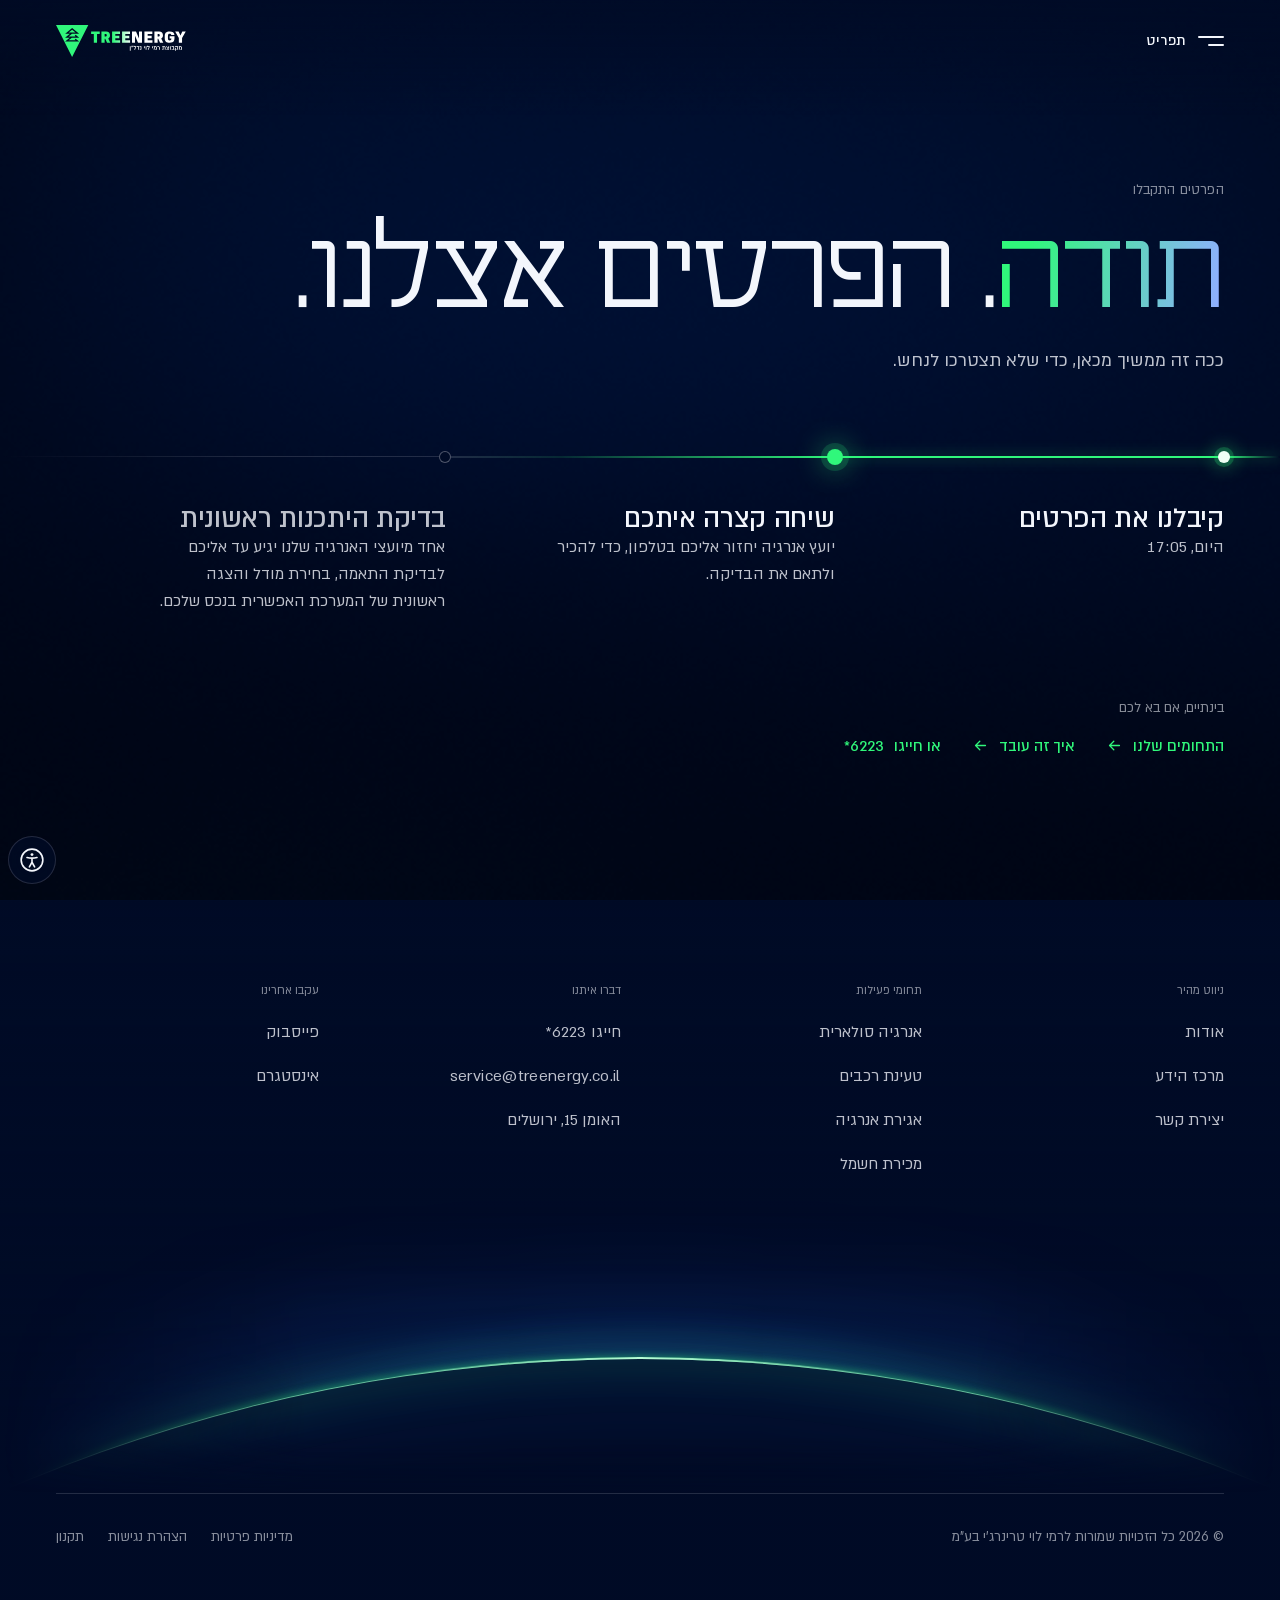
<file: thanks.html>
<!DOCTYPE html>
<html lang="he" dir="rtl">
<head>
<meta charset="utf-8">
<meta name="viewport" content="width=device-width, initial-scale=1, viewport-fit=cover">
<meta name="robots" content="noindex, nofollow">
<title>קיבלנו, תודה | טרינרג'י</title>
<meta name="theme-color" content="#000B26">
<link rel="icon" href="assets/brand/mark.svg" type="image/svg+xml">
<link rel="preload" href="assets/fonts/hatzor-regular.woff2" as="font" type="font/woff2" crossorigin>
<link rel="preload" href="assets/fonts/almoni-medium-aaa.woff2" as="font" type="font/woff2" crossorigin>
<link rel="preload" href="assets/fonts/almoni-regular-aaa.woff2" as="font" type="font/woff2" crossorigin>
<script>
  document.documentElement.classList.add("js");
  // the visitor's display choices from the home page hold here too
  (function (d) { var ax = {}; try { ax = JSON.parse(localStorage.getItem("tr-ax") || "{}"); } catch (e) {}
    window.__still = !!ax.still;
    ["contrast", "links", "read", "still"].forEach(function (k) { if (ax[k]) d.classList.add("ax-" + k); });
    if (ax.text) d.classList.add("ax-t" + ax.text); })(document.documentElement);
</script>
<link rel="stylesheet" href="assets/css/site.css?v=r39">
<script type="module" src="assets/js/page.js?v=r39"></script>
</head>
<body>
<canvas id="sky" aria-hidden="true"></canvas>
<a class="hskip" href="#main">דלג לתוכן</a>

<!-- header: the power line. Menu on the start side, logo on the end side, and between them a wire whose nodes are the
     stations of this page; it charges as the page is travelled and, once the page moves, climbs to the top edge -->
<header class="hd" id="hd">
  <div class="hd-start">
    <button class="mn-btn" type="button" aria-expanded="false" aria-controls="mn"><span class="mn-ic" aria-hidden="true"><i></i><i></i></span><span class="mn-lbl">תפריט</span></button>
  </div>
  <nav class="hd-rail" aria-label="המסע בעמוד">
    <span class="hd-wire" aria-hidden="true"><i class="hd-fill"></i></span>
    <a class="hd-node" href="about.html"><i aria-hidden="true"></i><span>אודות</span></a>
    <a class="hd-node" href="solar.html"><i aria-hidden="true"></i><span>סולארי</span></a>
    <a class="hd-node" href="storage.html"><i aria-hidden="true"></i><span>אגירה</span></a>
    <a class="hd-node" href="charge.html"><i aria-hidden="true"></i><span>טעינה</span></a>
    <a class="hd-node" href="knowledge.html"><i aria-hidden="true"></i><span>מרכז ידע</span></a>
    <a class="hd-node" href="contact.html"><i aria-hidden="true"></i><span>צור קשר</span></a>
  </nav>
  <div class="hd-end">
    <a class="hd-cta" href="contact.html">כמה תוכל להרוויח</a>
    <a class="hd-tel" href="tel:*6223" aria-label="חייגו 6223*"><svg viewBox="0 0 24 24" fill="none" stroke="currentColor" stroke-width="1.6" stroke-linecap="round" stroke-linejoin="round" aria-hidden="true"><path d="M5 4h4l2 5-2.5 1.5a11 11 0 0 0 5 5L15 13l5 2v4a2 2 0 0 1-2 2A16 16 0 0 1 3 6a2 2 0 0 1 2-2"/></svg></a>
    <a class="hd-logo" href="index.html"><img src="assets/brand/logo-on-dark.svg" alt="טרינרג'י, לעמוד הבית" width="507" height="125"></a>
  </div>
</header>

<!-- the menu: a quiet room. The night closes over the page and the list rises line by line on hairlines -->
<div class="mn" id="mn" role="dialog" aria-modal="true" aria-label="תפריט">
  <div class="mn-bg" aria-hidden="true"></div>
  <div class="mn-in">
    <div class="mn-top">
      <button class="mn-close" type="button"><span class="mn-x" aria-hidden="true"><i></i><i></i></span><span class="mn-lbl">סגירה</span></button>
      <img class="mn-logo" src="assets/brand/logo-on-dark.svg" alt="" width="507" height="125">
    </div>
    <nav class="mn-nav" aria-label="ניווט ראשי">
      <ol class="mn-list">
        <li class="mn-it"><a href="index.html"><span class="mn-t">דף הבית</span></a></li>
        <li class="mn-it"><a href="solar.html"><span class="mn-t">אנרגיה סולארית</span></a></li>
        <li class="mn-it"><a href="charge.html"><span class="mn-t">טעינת רכבים</span></a></li>
        <li class="mn-it"><a href="storage.html"><span class="mn-t">אגירת אנרגיה</span></a></li>
        <li class="mn-it"><a href="about.html"><span class="mn-t">אודות</span></a></li>
        <li class="mn-it"><a href="knowledge.html"><span class="mn-t">מרכז הידע</span></a></li>
        <li class="mn-it"><a href="contact.html"><span class="mn-t">יצירת קשר</span></a></li>
      </ol>
    </nav>
    <div class="mn-side">
      <div class="mn-contact">
        <a class="mn-tel" href="tel:*6223"><svg viewBox="0 0 24 24" fill="none" stroke="currentColor" stroke-width="1.6" stroke-linecap="round" stroke-linejoin="round" aria-hidden="true"><path d="M5 4h4l2 5-2.5 1.5a11 11 0 0 0 5 5L15 13l5 2v4a2 2 0 0 1-2 2A16 16 0 0 1 3 6a2 2 0 0 1 2-2"/></svg>חייגו <span class="num">6223*</span></a>
      </div>
    </div>
  </div>
</div>

<!-- thanks: the lead lands here, so the conversion is counted here (once a visit). The line the visitor followed down
     the home page arrives, and shows what comes next -->
<main id="main" class="ty" data-thanks>
  <div class="ty-head">
    <p class="kick">הפרטים התקבלו</p>
    <h1><span class="gword">תודה</span><span data-name-wrap>, <span data-name></span></span>. הפרטים אצלנו.</h1>
    <p class="ty-lead">ככה זה ממשיך מכאן, כדי שלא תצטרכו לנחש.</p>
  </div>
  <!-- SKETCH ONLY: the job applicant's line (from=cv), our wording; the lead's line below stays as it was -->
  <ol class="ty-line" data-for="cv" hidden>
    <li class="is-done"><i aria-hidden="true"></i><div><h2>קיבלנו את קורות החיים</h2><p>היום, <span class="num" data-now></span></p></div></li>
    <li class="is-now"><i aria-hidden="true"></i><div><h2>קריאה ובדיקה</h2><p>הצוות שלנו יעבור על הפרטים ויבדוק התאמה לתפקידים הפתוחים.</p></div></li>
    <li><i aria-hidden="true"></i><div><h2>שיחת היכרות</h2><p>אם יש התאמה, נחזור אליכם בטלפון לתיאום שיחה.</p></div></li>
  </ol>
  <ol class="ty-line" data-for="lead">
    <li class="is-done"><i aria-hidden="true"></i><div><h2>קיבלנו את הפרטים</h2><p>היום, <span class="num" data-now></span></p></div></li>
    <li class="is-now"><i aria-hidden="true"></i><div><h2>שיחה קצרה איתכם</h2><p>יועץ אנרגיה יחזור אליכם בטלפון, כדי להכיר ולתאם את הבדיקה.</p></div></li>
    <li><i aria-hidden="true"></i><div><h2>בדיקת היתכנות ראשונית</h2><p>אחד מיועצי האנרגיה שלנו יגיע עד אליכם לבדיקת התאמה, בחירת מודל והצגה ראשונית של המערכת האפשרית בנכס שלכם.</p></div></li>
  </ol>
  <div class="ty-more">
    <p class="ty-k">בינתיים, אם בא לכם</p>
    <a class="lnk" href="index.html#domains">התחומים שלנו<svg viewBox="0 0 24 24" fill="none" stroke="currentColor" stroke-width="1.8" stroke-linecap="round" stroke-linejoin="round" aria-hidden="true"><path d="M19 12H5M11 6l-6 6 6 6"/></svg></a>
    <a class="lnk" href="index.html#process">איך זה עובד<svg viewBox="0 0 24 24" fill="none" stroke="currentColor" stroke-width="1.8" stroke-linecap="round" stroke-linejoin="round" aria-hidden="true"><path d="M19 12H5M11 6l-6 6 6 6"/></svg></a>
    <a class="lnk" href="tel:*6223">או חייגו <span class="num">6223*</span></a>
  </div>
</main>

<footer class="ft" id="ft">
  <div class="ft-cols">
    <nav class="ft-col" aria-label="ניווט מהיר"><p class="ft-k">ניווט מהיר</p><a href="about.html">אודות</a><a href="knowledge.html">מרכז הידע</a><a href="contact.html">יצירת קשר</a></nav>
    <nav class="ft-col" aria-label="תחומי פעילות"><p class="ft-k">תחומי פעילות</p><a href="solar.html">אנרגיה סולארית</a><a href="charge.html">טעינת רכבים</a><a href="storage.html">אגירת אנרגיה</a><span class="ft-soon">מכירת חשמל</span></nav>
    <div class="ft-col"><p class="ft-k">דברו איתנו</p><a href="tel:*6223">חייגו <span class="num">6223*</span></a><a class="lat" href="mailto:service@treenergy.co.il">service@treenergy.co.il</a><span>האומן 15, ירושלים</span></div>
    <div class="ft-col"><p class="ft-k">עקבו אחרינו</p><a href="https://www.facebook.com/treenergygroup" target="_blank" rel="noopener">פייסבוק</a><a href="https://www.instagram.com/treenergygroup" target="_blank" rel="noopener">אינסטגרם</a></div>
  </div>
  <div class="ft-sky" aria-hidden="true"><i class="ft-glow"></i><i class="ft-rim"></i></div>
  <div class="ft-base">
    <p>© <span data-year>2026</span> כל הזכויות שמורות לרמי לוי טרינרג'י בע"מ</p>
    <nav class="ft-legal" aria-label="מידע משפטי"><a href="privacy.html">מדיניות פרטיות</a><a href="accessibility.html">הצהרת נגישות</a><a href="terms.html">תקנון</a></nav>
  </div>
</footer>

<!-- accessibility: a quiet disc in the corner; the panel holds the display choices, kept for the next visit -->
<button class="ax-btn" type="button" aria-label="נגישות: התאמות תצוגה" aria-expanded="false" aria-controls="ax"><svg viewBox="0 0 24 24" fill="none" stroke="currentColor" stroke-width="1.5" stroke-linecap="round" stroke-linejoin="round" aria-hidden="true"><circle cx="12" cy="12" r="10"/><circle cx="12" cy="7" r="1.3" fill="currentColor" stroke="none"/><path d="M7.4 9.7c3.1.8 6.1.8 9.2 0M12 10.6v3.5l-2.4 4.2M12 14.1l2.4 4.2"/></svg></button>
<div class="ax-scrim" aria-hidden="true"></div>
<div class="ax" id="ax" role="dialog" aria-modal="true" aria-labelledby="ax-h" inert>
  <div class="ax-top">
    <h2 id="ax-h">התאמות נגישות</h2>
    <button class="ax-x" type="button" aria-label="סגירת התאמות הנגישות"><svg viewBox="0 0 24 24" fill="none" stroke="currentColor" stroke-width="1.6" stroke-linecap="round" aria-hidden="true"><path d="M6 6l12 12M18 6L6 18"/></svg></button>
  </div>
  <div class="ax-size" role="group" aria-labelledby="ax-size-l">
    <p class="ax-lbl" id="ax-size-l">גודל הטקסט</p>
    <div class="ax-seg"><button type="button" data-text="0" aria-pressed="true">רגיל</button><button type="button" data-text="1" aria-pressed="false">גדול</button><button type="button" data-text="2" aria-pressed="false">גדול מאוד</button></div>
  </div>
  <ul class="ax-list">
    <li><button type="button" data-ax="contrast" aria-pressed="false"><span>ניגודיות גבוהה</span><i aria-hidden="true"></i></button></li>
    <li><button type="button" data-ax="links" aria-pressed="false"><span>הדגשת קישורים</span><i aria-hidden="true"></i></button></li>
    <li><button type="button" data-ax="read" aria-pressed="false"><span>גופן קריא</span><i aria-hidden="true"></i></button></li>
    <li><button type="button" data-ax="still" aria-pressed="false"><span>עצירת תנועה</span><i aria-hidden="true"></i></button></li>
  </ul>
  <div class="ax-foot"><button class="ax-reset" type="button">איפוס הבחירות</button><p>נשמר לביקור הבא</p></div>
</div>
</body>
</html>
</file>
<file: assets/css/site.css>
/* Treenergy · home page.
   Ground: a calm night (sky.js) in the brand blues, slow light pools under grain; the brand book gives the colours only.
   Frame: truly fluid, full bleed, vw-calibrated type. Type: FUP Hatzor Light for the display lines and the big numbers,
   Almoni Regular / Medium for reading and the small titles, never the heavy cuts. */

/* Hatzor carries Hebrew, digits and punctuation only: Latin in a display line falls back to Almoni */
@font-face{font-family:"Hatzor";src:url(../fonts/hatzor-light.woff2) format("woff2");font-weight:300;font-style:normal;font-display:swap;
  unicode-range:U+0020-0040,U+005B-0060,U+007B-007E,U+00A0,U+00AD,U+0590-05FF,U+2018-201D,U+20AA}
@font-face{font-family:"Hatzor";src:url(../fonts/hatzor-regular.woff2) format("woff2");font-weight:400;font-style:normal;font-display:swap;
  unicode-range:U+0020-0040,U+005B-0060,U+007B-007E,U+00A0,U+00AD,U+0590-05FF,U+2018-201D,U+20AA}
@font-face{font-family:"Hatzor";src:url(../fonts/hatzor-medium.woff2) format("woff2");font-weight:500;font-style:normal;font-display:swap;
  unicode-range:U+0020-0040,U+005B-0060,U+007B-007E,U+00A0,U+00AD,U+0590-05FF,U+2018-201D,U+20AA}
@font-face{font-family:"Almoni";src:url(../fonts/almoni-light-aaa.woff2) format("woff2");font-weight:300;font-style:normal;font-display:swap}
@font-face{font-family:"Almoni";src:url(../fonts/almoni-regular-aaa.woff2) format("woff2");font-weight:400;font-style:normal;font-display:swap}
@font-face{font-family:"Almoni";src:url(../fonts/almoni-medium-aaa.woff2) format("woff2");font-weight:500;font-style:normal;font-display:swap}

:root{
  /* the night: brand navy and its depths (never #000) */
  --night-0:#000B26; --night-1:#001033; --night:#002060; --lift:#0A3A9A;
  /* the same two depths as channels, for the shades that melt into the night */
  --n0:0,11,38; --n1:0,16,51;
  --ink:#F3F6FC; --ink-soft:rgba(243,246,252,.78); --muted:rgba(243,246,252,.56);
  --line:rgba(243,246,252,.14); --line-strong:rgba(243,246,252,.32);
  --glass:rgba(var(--n1),.46);
  /* the one light: actions, numbers, the trail */
  --accent:#30F77B; --accent-hover:#74FBA6; --accent-ink:#00143F; --tint:#8FB0FF;
  --ease:cubic-bezier(.2,.6,.2,1); --ease-out:cubic-bezier(.05,.7,.1,1); --ease-travel:cubic-bezier(.76,0,.24,1);
  /* fluid frame: no container, a vw gutter, the measure bounds the reading text only */
  --gutter:clamp(20px,4.4vw,112px);
  --sec:clamp(72px,9vw,200px);
  --r:clamp(18px,2.2vw,44px);
  /* the two families: the display face for the lines that carry the page, the reading face for everything else */
  --display:"Hatzor","Almoni",system-ui,sans-serif;
  /* round 5 (18.10, Daniel: "it lacks flesh"): the display lines a cut heavier than Light */
  --dw:400;
  --text:"Almoni",system-ui,sans-serif;
  /* Almoni, calibrated (factor 1.25, line-height x0.77). Hatzor is drawn large on its body (Hebrew at .99em):
     the display sizes below are Hatzor's own, about .64 of the Almoni size that would look the same */
  /* the reading sizes follow the visitor's text size choice (--ax, the accessibility panel) */
  --ax:1;
  --fs-small:calc(clamp(14px,.2vw + .8rem,17px) * var(--ax));
  --fs-body:calc(clamp(17px,.36vw + .8rem,20px) * var(--ax));
  --fs-lead:calc(clamp(18px,.7vw + .7rem,28px) * var(--ax));
  --fs-h3:clamp(30px,2.7vw + .2rem,78px);
  --fs-h2:clamp(36px,4.5vw,124px);
  --fs-hero:clamp(46px,min(7.4vw,13.5vh),200px);
  --fs-say:clamp(22px,2.15vw + .2rem,60px);
  --fs-num:clamp(84px,10vw,280px);
  --hd-h:clamp(76px,6.4vw,104px);
  --rail-pad:28px;
}
/* a tablet's band is twice a phone's (28 against 14): the words step further off the rail so its outer strands stay clear */
@media (min-width:768px) and (max-width:1023px){:root{--rail-pad:48px}}

*,*::before,*::after{box-sizing:border-box}
html,body{overflow-x:clip}
/* until the field is up (and wherever WebGL is missing) the night is already alive in a still gradient */
html{color:var(--ink);background:
  radial-gradient(70% 55% at 78% 18%,rgba(10,58,154,.55),transparent 70%),
  radial-gradient(60% 50% at 18% 78%,rgba(0,32,96,.7),transparent 72%),
  var(--night-0);background-attachment:fixed;
  -webkit-text-size-adjust:100%;text-size-adjust:100%}
body{margin:0;font-family:var(--text);font-weight:400;font-size:var(--fs-body);line-height:1.55;
  -webkit-font-smoothing:antialiased;-moz-osx-font-smoothing:grayscale;text-rendering:optimizeLegibility}
#sky{position:fixed;inset:0;pointer-events:none;width:100%;height:100%;z-index:-1;opacity:0;transition:opacity 1.4s var(--ease)}
#sky.on{opacity:1}
/* film grain over the field only */
body::before{content:"";position:fixed;inset:0;z-index:-1;pointer-events:none;background:url(../img/grain.png);opacity:.26;mix-blend-mode:overlay}
img,svg,video,canvas{display:block;max-width:100%}
a{color:inherit}
h1,h2,h3,h4,p,figure{margin:0}
h1,h2,h3{font-weight:500;text-wrap:balance}
/* the display lines: Hatzor Light, a touch of air between the tall letters */
h1,h2,.disp{font-family:var(--display);font-weight:var(--dw);letter-spacing:-.005em}
p{text-wrap:pretty}
:focus-visible{outline:2px solid var(--accent);outline-offset:3px;border-radius:4px}
.sr{position:absolute!important;width:1px;height:1px;padding:0;margin:-1px;overflow:hidden;clip:rect(0 0 0 0);white-space:nowrap;border:0}
.gword{background:linear-gradient(100deg,var(--accent) 15%,var(--tint) 95%);-webkit-background-clip:text;background-clip:text;color:transparent;
  padding-bottom:.08em;-webkit-box-decoration-break:clone;box-decoration-break:clone}
.num{font-variant-numeric:tabular-nums}
.lat{letter-spacing:.02em}

/* ---------- Lenis (only when it runs) ---------- */
html.lenis,html.lenis body{height:auto}
.lenis.lenis-smooth{scroll-behavior:auto!important}
.lenis.lenis-smooth [data-lenis-prevent]{overscroll-behavior:contain}
.lenis.lenis-stopped{overflow:hidden}
@media (prefers-reduced-motion:no-preference){html:not(.gsap-live){scroll-behavior:smooth}}

/* ---------- actions ---------- */
.btn{position:relative;display:inline-flex;align-items:center;justify-content:center;gap:12px;min-height:48px;padding:0 28px;border-radius:999px;
  border:0;background:var(--accent);color:var(--accent-ink);font:inherit;font-weight:500;font-size:17px;line-height:1;
  text-decoration:none;white-space:nowrap;cursor:pointer;isolation:isolate;overflow:hidden;
  transition:transform .2s var(--ease),box-shadow .4s var(--ease)}
/* hover: a brighter charge sweeps across from the start side */
.btn::before{content:"";position:absolute;inset:0;z-index:-1;background:var(--accent-hover);transform:scaleX(0);transform-origin:right;transition:transform .5s var(--ease-out)}
.btn svg{width:18px;height:18px;flex:none;transition:transform .4s var(--ease-out)}
.btn-lg{min-height:58px;padding:0 32px;font-size:18px}
.btn:active{transform:scale(.98)}
@media (hover:hover) and (pointer:fine){
  .btn:hover::before{transform:none}
  .btn:hover{box-shadow:0 0 0 6px rgba(48,247,123,.12),0 0 40px rgba(48,247,123,.35)}
  .btn:hover svg{transform:translateX(-5px)}
}
.lnk{display:inline-flex;align-items:center;gap:10px;min-height:44px;font-weight:500;font-size:17px;text-decoration:none;color:var(--accent);
  background:linear-gradient(currentColor,currentColor) no-repeat 100% 100% / 0 1px;padding-bottom:2px;transition:background-size .5s var(--ease-out)}
.lnk svg{width:17px;height:17px;transition:transform .4s var(--ease-out)}
@media (hover:hover) and (pointer:fine){.lnk:hover{background-size:100% 1px}.lnk:hover svg{transform:translateX(-5px)}}
.kick{font-size:var(--fs-small);font-weight:400;color:var(--muted);display:flex;align-items:center;gap:12px;letter-spacing:.01em}

/* ---------- header: the power line ---------- */
.hskip{position:absolute;inset-inline-start:16px;top:-64px;z-index:90;box-shadow:0 0 0 3px rgba(var(--n0),.85);display:inline-flex;align-items:center;min-height:44px;padding:0 16px;border-radius:999px;
  background:var(--accent);color:var(--accent-ink);font-weight:500;font-size:15px;text-decoration:none}
.hskip:focus{top:16px}
.hd{position:fixed;top:0;inset-inline:0;z-index:50;height:var(--hd-h);display:flex;align-items:center;gap:clamp(16px,2.4vw,48px);
  padding:0 var(--gutter);color:var(--ink);pointer-events:none;transition:transform .6s var(--ease-out)}
.hd > *{pointer-events:auto}
/* a soft dusk under the header so it reads over anything, no bar; the same at the top, so the station names hold over the globe's bright rim */
.hd::before{content:"";position:absolute;inset:0 0 -40%;z-index:-1;pointer-events:none;
  background:linear-gradient(to bottom,rgba(var(--n0),.72),rgba(var(--n0),0))}
/* once the page moves, a deeper dusk joins it: the words scrolling up melt under the header instead of crossing the phone and
   the rail (the opening keeps the light one, so the globe's rim stays bright) */
.hd::after{content:"";position:absolute;inset:0 0 -24%;z-index:-1;pointer-events:none;opacity:0;transition:opacity .6s var(--ease);
  background:linear-gradient(to bottom,rgba(var(--n0),.9),rgba(var(--n0),.7) 58%,rgba(var(--n0),0))}
.hd.is-scrolled::after{opacity:1}
.hd-start,.hd-end{display:flex;align-items:center;gap:clamp(10px,1vw,18px);flex:none}
.hd-end{gap:clamp(14px,1.6vw,28px)}
/* the menu button: plainly a menu. Two lines and the word, on the night itself (no glass, no glow: Liav 25.10, the disc
   "looks like AI"). On hover the short line runs out to the long one's length and both take the green */
.mn-btn,.mn-close{display:inline-flex;align-items:center;gap:12px;min-height:48px;min-width:48px;padding:0;border:0;background:none;
  color:var(--ink);font:inherit;font-size:16px;font-weight:500;cursor:pointer;transition:color .35s var(--ease)}
.mn-ic,.mn-x{position:relative;width:26px;height:48px;flex:none;display:grid;place-items:center}
.mn-ic i{position:absolute;inset-inline-start:0;height:1.5px;border-radius:2px;background:currentColor;
  transition:width .45s var(--ease-out),transform .45s var(--ease-out),background .35s var(--ease)}
.mn-ic i:first-child{width:26px;transform:translateY(-4px)}
.mn-ic i:last-child{width:16px;transform:translateY(4px)}
@media (hover:hover) and (pointer:fine){
  .mn-btn:hover .mn-ic i{background:var(--accent)}
  .mn-btn:hover .mn-ic i:last-child{width:26px}
}
/* the phone: the icon alone, on the end side with the sum (the client's Word file, 5.11.2026) */
.hd-tel{display:inline-flex;align-items:center;justify-content:center;min-width:44px;min-height:44px;text-decoration:none}
.hd-tel svg{width:22px;height:22px;color:var(--accent);transition:color .3s var(--ease)}
@media (hover:hover) and (pointer:fine){.hd-tel:hover svg{color:var(--accent-hover)}}
.hd-cta{display:inline-flex;align-items:center;min-height:44px;padding:0 20px;border-radius:999px;font-size:16px;font-weight:500;text-decoration:none;white-space:nowrap;
  color:var(--ink);box-shadow:inset 0 0 0 1px rgba(48,247,123,.32);background:rgba(var(--n1),.25);-webkit-backdrop-filter:blur(14px);backdrop-filter:blur(14px);
  transition:background .4s var(--ease),color .4s var(--ease),box-shadow .4s var(--ease)}
.hd-cta.is-lit,.hd-cta:hover{/* qa-allow: accent-state: the call button is the page's main action, and "lit" is the trail reaching it */background:var(--accent);color:var(--accent-ink);box-shadow:0 0 30px rgba(48,247,123,.35)}
/* the star border (after Star Border on React Bits): on the outlined calls a point of light runs along the bottom edge
   of the rim one way and along the top the other, as if the trail were already in the wire. Only on the rim (a ring
   mask), gone once the call is lit */
.hd-cta,.plug{isolation:isolate}
.hd-cta{position:relative}
.hd-cta::after,.plug::after{content:"";position:absolute;inset:0;z-index:-1;border-radius:inherit;padding:2px;pointer-events:none;
  background:radial-gradient(closest-side,#E9FFF1,var(--accent) 35%,rgba(48,247,123,0)) no-repeat,radial-gradient(closest-side,#E9FFF1,var(--accent) 35%,rgba(48,247,123,0)) no-repeat;
  background-size:46% 150%,46% 150%;background-position:120% 100%,-20% 0%;
  -webkit-mask:linear-gradient(#000 0 0) content-box,linear-gradient(#000 0 0);-webkit-mask-composite:xor;mask:linear-gradient(#000 0 0) content-box exclude,linear-gradient(#000 0 0);
  animation:star 5.5s linear infinite alternate;transition:opacity .4s var(--ease)}
.plug::after{padding:2px;background-size:46% 46%,46% 46%;animation-duration:7s}
.hd-cta.is-lit::after,.hd-cta:hover::after,.plug.is-lit::after{opacity:0}
@keyframes star{from{background-position:120% 100%,-20% 0%}to{background-position:-20% 100%,120% 0%}}
@media (prefers-reduced-motion:reduce){.hd-cta::after,.plug::after{animation:none;opacity:0}}
.hd-logo{display:inline-grid;place-items:center;min-height:44px;flex:none}
.hd-logo img{height:clamp(30px,2.5vw,42px);width:auto;max-width:none}

/* the rail: a capsule of station names with the power line along its foot. The line charges as the page is travelled
   and reaches each name exactly when the page reaches its station; it lives inside the capsule, so nothing ever leaves
   the screen. Before the first scroll it is not there at all (the opening has one place for the eye) */
.hd-rail{position:relative;flex:0 1 clamp(520px,44vw,980px);margin-inline:auto;min-width:0;height:46px;display:grid;grid-auto-flow:column;
  grid-auto-columns:minmax(0,1fr);align-items:center;padding:0 14px;border-radius:999px;background:var(--glass);
  -webkit-backdrop-filter:blur(14px);backdrop-filter:blur(14px);box-shadow:inset 0 0 0 1px var(--line)}
.hd-wire{position:absolute;inset-inline:14px;bottom:0;height:1px;pointer-events:none;
  -webkit-mask:linear-gradient(to left,transparent,#000 8%,#000 92%,transparent);mask:linear-gradient(to left,transparent,#000 8%,#000 92%,transparent)}
.hd-fill{position:absolute;inset-block:0;inset-inline-start:0;width:100%;background:linear-gradient(to left,rgba(48,247,123,.15),var(--accent));
  box-shadow:0 0 12px 1px rgba(48,247,123,.7);transform-origin:right;transform:scaleX(var(--hp,0))}
.hd-node{position:relative;display:grid;place-items:center;min-width:44px;min-height:44px;padding:0 4px;text-decoration:none;color:var(--muted);
  font-size:14px;font-weight:400;white-space:nowrap;transition:color .35s var(--ease)}
.hd-node i{display:none}
.hd-node.is-past{color:var(--ink-soft)}
.hd-node.is-here{color:var(--ink)}
/* the word pointed at turns green and grows (the Word file) */
.hd-node span{transition:transform .35s var(--ease-out)}
@media (hover:hover) and (pointer:fine){.hd-node:hover{color:var(--accent)}.hd-node:hover span{transform:scale(1.12)}}
/* the rail, the call and the sum wait for the first scroll, then rise into place */
.hd-rail,.hd-tel,.hd-cta{opacity:0;visibility:hidden;transform:translateY(-10px);
  transition:opacity .5s var(--ease),transform .7s var(--ease-out),visibility 0s .5s}
.hd.is-scrolled .hd-rail,.hd.is-scrolled .hd-tel,.hd.is-scrolled .hd-cta{opacity:1;visibility:visible;transform:none;transition:opacity .5s var(--ease),transform .7s var(--ease-out),visibility 0s}
@media (max-width:1180px){.hd-rail .hd-node{font-size:13px}}
/* both sides share what is left, so the rail stands in the middle of the screen wherever the end side lets it (the Word file) */
@media (min-width:1024px){
  .hd-start,.hd-end{flex:1 1 0}
  .hd-end{justify-content:flex-end}
  .hd-rail{flex-basis:clamp(460px,34vw,980px)}
}
@media (max-width:1023px){
  .hd-rail{position:fixed;top:0;inset-inline:0;height:3px;margin:0;padding:0;border-radius:0;background:none;box-shadow:none;-webkit-backdrop-filter:none;backdrop-filter:none}
  .hd-wire{inset-inline:0;top:0;-webkit-mask:none;mask:none;background:rgba(243,246,252,.1)}
  .hd-node{display:none}
  .hd-cta{display:none}
  .hd-start{flex:1}
}
@media (max-width:767px){
  .mn-btn .mn-lbl{display:none}
  .hd-tel{width:48px;height:48px}
  .hd-logo img{height:30px}
}

/* ---------- the menu: a quiet room ---------- */
/* The night closes over the page (a fade, no shape), the list rises line by line on hairlines on the start side, and the
   opening's Earth turns on the end side to the place the pointer is on. One way on besides the list: the call. */
.mn{position:fixed;inset:0;z-index:70;visibility:hidden;transition:visibility 0s linear .55s;color:var(--ink)}
.mn.open{visibility:visible;transition-delay:0s}
.mn-bg{position:absolute;inset:0;background:var(--night-0);opacity:0;transition:opacity .45s var(--ease) .08s}
/* one deep pool of the brand navy low on the end side, so the room has depth without moving */
.mn-bg::after{content:"";position:absolute;inset:0;background:radial-gradient(70% 60% at 0% 100%,rgba(0,32,96,.7),transparent 70%)}
.mn.open .mn-bg{opacity:1;transition-delay:0s}
.mn-in{position:relative;height:100%;display:grid;grid-template-columns:minmax(0,1.5fr) minmax(0,1fr);grid-template-rows:var(--hd-h) 1fr;
  column-gap:clamp(32px,8vw,224px);padding:0 var(--gutter) clamp(24px,6vh,72px);overflow:auto;overscroll-behavior:contain}
.mn-top{grid-column:1 / -1;display:flex;align-items:center;justify-content:space-between}
.mn-logo{height:clamp(30px,2.5vw,42px);width:auto;opacity:0;transition:opacity .3s var(--ease)}
.mn.open .mn-logo{opacity:1;transition-delay:.25s}
.mn-x i{position:absolute;width:20px;height:1.5px;border-radius:2px;background:currentColor;transition:transform .5s var(--ease-out)}
.mn-x i:first-child{transform:rotate(45deg) scaleX(0)}
.mn-x i:last-child{transform:rotate(-45deg) scaleX(0)}
.mn.open .mn-x i{transition-delay:.2s}
.mn.open .mn-x i:first-child{transform:rotate(45deg)}
.mn.open .mn-x i:last-child{transform:rotate(-45deg)}
.mn-close{opacity:0;transition:opacity .2s var(--ease),color .35s var(--ease)}
.mn.open .mn-close{opacity:1;transition-delay:.15s,0s}
@media (hover:hover) and (pointer:fine){.mn-close:hover{color:var(--accent)}}

.mn-nav{align-self:center}
/* no hairlines between the items (28.10, "the dividers look AI"): the space is the divider */
.mn-list{list-style:none;margin:0;padding:0}
.mn-it a{position:relative;display:block;padding:clamp(12px,2.1vh,24px) 0;text-decoration:none;color:var(--ink);
  opacity:0;transform:translateY(18px);transition:opacity .2s var(--ease),transform .2s var(--ease)}
.mn.open .mn-it a{opacity:1;transform:none;transition:opacity .7s var(--ease) calc(.18s + var(--i,0) * 55ms),transform .9s var(--ease-out) calc(.18s + var(--i,0) * 55ms),color .3s var(--ease)}
.mn-t{display:block;font-family:var(--display);font-weight:var(--dw);font-size:clamp(30px,min(3.2vw,6.2vh),84px);line-height:1.2;letter-spacing:0;
  transform-origin:right center;transition:transform .55s var(--ease-out)}
/* the word pointed at turns green and grows from its own edge (the Word file) */
@media (hover:hover) and (pointer:fine){
  .mn-list:hover .mn-it a{color:var(--ink-soft)}
  .mn-list .mn-it a:hover{color:var(--accent)}
  .mn-it a:hover .mn-t{transform:scale(1.08)}
}
/* the current place is lit in the action green (it was a line under the item) */
.mn-it a.is-on,.mn-list .mn-it a.is-on{color:var(--accent)}

.mn-side{display:flex;flex-direction:column;justify-content:flex-end;padding-bottom:clamp(0px,1vh,12px)}
/* one way on besides the list (round 5: "simplify it"): the call */
.mn-contact{display:flex;padding-top:clamp(18px,2.4vh,28px);opacity:0;transition:opacity .2s}
.mn.open .mn-contact{opacity:1;transition:opacity .7s var(--ease) .5s}
.mn-contact .mn-tel{display:inline-flex;align-items:center;gap:.4em;min-height:48px;font-size:clamp(20px,1.5vw,30px);font-weight:400;color:var(--ink);text-decoration:none;
  transition:color .3s var(--ease)}
.mn-tel svg{width:.9em;height:.9em;color:var(--accent)}
@media (hover:hover) and (pointer:fine){.mn-contact .mn-tel:hover{color:var(--accent)}}
@media (max-width:1023px){
  .mn-in{grid-template-columns:1fr;grid-template-rows:var(--hd-h) auto 1fr;row-gap:clamp(28px,5vh,48px)}
  .mn-nav{align-self:start;padding-top:1vh}
  .mn-t{font-size:clamp(26px,7.4vw,48px)}
  .mn-it a{padding:clamp(10px,1.7vh,18px) 0}
  /* without the Earth the list stands alone: centred, and the call under it (28.10) */
  .mn-nav,.mn-it a{text-align:center}
  .mn-t{transform-origin:center}
  .mn-contact{justify-content:center}
}

/* ---------- the Earth (when the browser can draw it; otherwise the list above is the whole menu) ----------
   Round 5: the list on the start side, the Earth on the end side. Round 6: the Earth is white points (menu-dots.js),
   no places on it, a soft push when an item is pointed at; desktops only. */
.mn-ball{display:none}
.mn.has-ball .mn-ball{grid-area:ball;display:block;position:relative;justify-self:center;align-self:center;aspect-ratio:1;
  width:min(100%,calc(100svh - var(--hd-h) - clamp(32px,6vh,80px)));
  opacity:0;transform:scale(.94);transition:opacity .3s var(--ease),transform .3s var(--ease)}
.mn.open.has-ball .mn-ball{opacity:1;transform:none;transition:opacity 1.1s var(--ease) .12s,transform 1.6s var(--ease-out) .12s}
.mn-ball .gl-canvas{position:absolute;inset:0;width:100%;height:100%;display:block;touch-action:pan-y;cursor:grab;-webkit-tap-highlight-color:transparent;
  -webkit-mask-image:none;mask-image:none}
.mn-ball .gl-canvas.is-grab{cursor:grabbing}
@media (min-width:1024px){
  .mn.has-ball .mn-in{grid-template-columns:minmax(0,1fr) minmax(0,1.2fr);grid-template-rows:var(--hd-h) minmax(0,1fr) auto;
    grid-template-areas:"top top" "nav ball" "side ball";column-gap:clamp(24px,4vw,112px)}
  .mn.has-ball .mn-top{grid-area:top}
  .mn.has-ball .mn-nav{grid-area:nav;align-self:center}
  .mn.has-ball .mn-side{grid-area:side}
  .mn.has-ball .mn-ball .gl-canvas{touch-action:none}
}
/* phones and tablets: the list and the call, no Earth (Liav 25.10: "only on mobile take the globe off") */
@media (max-width:1023px){.mn.has-ball .mn-ball{display:none}}
@media (prefers-reduced-motion:reduce){
  .mn *,.mn{transition-duration:.01ms!important;transition-delay:0s!important}
}

/* ---------- reveal ---------- */
.rv{opacity:1;transition:opacity .5s var(--ease),transform .5s var(--ease)}
.js .rv-wait .rv{opacity:0;transform:translateY(16px)}
.js .rv-wait.is-in .rv{opacity:1;transform:none;transition-duration:.9s;transition-delay:calc(var(--t0,0s) + var(--i,0) * 90ms)}
@media (prefers-reduced-motion:reduce){.rv{transition-duration:.01ms!important;transition-delay:0s!important}}
/* the header comes in with the opening (Liav 25.10: "אין אנימציות כניסה ... הלוגו, התפריט"): the menu and the logo come
   down a beat after the first words, the accessibility button last; each then keeps its own states (fill backwards only) */
.open-anim .mn-btn,.open-anim .hd-logo{animation:hd-in 1.1s var(--ease-out) .9s backwards}
.open-anim .hd-logo{animation-delay:1.05s}
.open-anim .ax-btn{animation:ax-in .9s var(--ease) 1.6s backwards}
@keyframes hd-in{from{opacity:0;transform:translateY(-14px)}}
@keyframes ax-in{from{opacity:0}}

/* the menu's globe: shown once it has drawn (menu-dots.js) */
.gl-canvas{opacity:0;transition:opacity 1.2s var(--ease)}
.gl-on .gl-canvas{opacity:1}

/* the intro: the camera has flown to Israel; one statement lights up word by word */
.intro{position:relative;z-index:2;min-height:100vh;min-height:100svh;display:flex;align-items:center;padding:var(--sec) var(--gutter)}
.intro-in{width:min(100%,clamp(560px,58vw,1500px));display:grid;justify-items:start;gap:clamp(20px,3vh,40px)}
/* one line over the statement, not two of a size (Liav 25.10: "נראה כאילו יש 2 תתי-כותרות בגדלים מאוד דומים", and no dot
   beside it): the greeting and the client's line read as one sentence, the greeting a step brighter */
.intro-kick{font-family:var(--text);letter-spacing:0;font-size:var(--fs-body);line-height:1.5;font-weight:500;color:var(--ink)}
/* the client's line keeps together: one line where there is room, and on a narrow screen a line of its own */
.intro-tag{display:inline-block;font-weight:400;color:var(--ink-soft)}
.intro-say{font-family:var(--display);font-size:var(--fs-say);line-height:1.34;font-weight:var(--dw);letter-spacing:0;color:var(--ink)}
.intro-say .w{opacity:var(--wo,.16);transition:opacity .2s linear}


@media (max-width:1023px){
  .intro-in{width:100%}
  /* below 1024 the trail falls on a rail in the start margin: the words keep clear of it */
  .intro{padding-inline-start:calc(var(--gutter) + var(--rail-pad))}
}
/* a tall wide frame (an upright big tablet): the words come to rest low, so Israel keeps a clear way down beside them */
@media (min-width:1024px) and (max-aspect-ratio:21/20){.intro{align-items:flex-end;padding-bottom:18vh}}
@media (max-width:767px){
  :root{--fs-hero:clamp(36px,12.4vw,60px);--fs-say:clamp(19px,5.5vw,26px)}
  .intro{align-items:flex-end;padding-bottom:18vh}
}

/* ---------- domains: the trail runs through three pictures and powers each one on ---------- */
/* the band's loose outer strands may run past the screen edge on the rail: cut there (the y side stays open, the band runs on into the next section) */
.dom{position:relative;z-index:1;overflow-x:clip;padding:var(--sec) var(--gutter) clamp(64px,9vh,128px)}
.dom-trail{position:absolute;inset:0;width:100%;height:100%;pointer-events:none;z-index:1}
.dom-head{position:relative;z-index:2;display:grid;gap:clamp(14px,2vh,24px);justify-items:start;width:min(100%,clamp(520px,52vw,1400px));margin-bottom:clamp(64px,14vh,192px)}
.dom-head h2{font-size:var(--fs-h2);line-height:1.06}
.dom-lead{max-width:52ch;font-size:var(--fs-body);line-height:1.6;color:var(--ink-soft)}

.scene{position:relative;z-index:2;display:flex;align-items:center;justify-content:space-between;gap:clamp(24px,5vw,144px)}
.scene + .scene{margin-top:clamp(72px,12vh,160px)}
.s2{flex-direction:row-reverse}
.sc-copy{position:relative;display:grid;justify-items:start;gap:clamp(12px,1.8vh,24px);flex:1;min-width:0;max-width:clamp(380px,34vw,900px)}
.sc-copy h3{font-size:var(--fs-h3);line-height:1.02;letter-spacing:-.018em}
.sc-copy p{font-size:var(--fs-lead);line-height:1.45;color:var(--ink-soft);max-width:30ch}

/* each domain is one machine (round 5, the meeting of 18.10): a realistic studio render with no backdrop, floating in
   the night: Idan's charging station, and a row of panels and a battery container made in its image. It waits dimmed;
   the trail goes in behind it, a ring of the same fibres wraps it (the back half behind the machine, the front half over
   it) and a scan runs down it as the head passes, lighting it. Two numbered points and a one-line key, nothing more.
   The machine never crops: its box keeps the render's own shape, at most .78 of the column's width tall */
.shot{position:relative;flex:none;width:clamp(320px,40vw,1040px);margin:0;display:grid;justify-items:center;gap:clamp(18px,2.6vh,32px);container-type:inline-size}
.obj{position:relative;display:block;aspect-ratio:var(--ar);width:min(calc(100cqw * var(--k,1)),calc(78cqw * var(--ar)));
  animation:obj-float 7s ease-in-out infinite}
.shot[data-obj="storage"] .obj{--k:.88}
@keyframes obj-float{50%{transform:translateY(-6px)}}
.obj::before{content:"";position:absolute;inset:-16% -12% -8%;border-radius:50%;pointer-events:none;
  background:radial-gradient(closest-side,rgba(48,247,123,.15),rgba(32,120,255,.06) 55%,rgba(48,247,123,0));opacity:calc(.2 + var(--pw,0) * .8)}
/* the ground it floats over: a soft pool of light, no floor */
.obj::after{content:"";position:absolute;inset-inline:12%;bottom:-6%;height:7%;border-radius:50%;pointer-events:none;
  background:radial-gradient(closest-side,rgba(48,247,123,.32),rgba(48,247,123,0));filter:blur(4px);opacity:calc(.15 + var(--pw,0) * .85)}
.obj img{position:absolute;inset:0;display:block;width:100%;height:100%}
.o-dim{filter:brightness(.34) saturate(.5)}
.o-lit{clip-path:inset(0 0 calc(100% - var(--pw,0) * 100%) 0)}
.shot.is-lit .o-lit{clip-path:none;filter:drop-shadow(0 0 26px rgba(48,247,123,.16))}
/* the scan: a band of light on the machine itself (masked by its own shape), at the edge of the lit part */
.o-scan{position:absolute;inset:0;opacity:0;pointer-events:none;mix-blend-mode:screen;transition:opacity .3s var(--ease);
  background:linear-gradient(to bottom,rgba(48,247,123,0) calc(var(--pw,0) * 100% - 12%),rgba(48,247,123,.32) calc(var(--pw,0) * 100% - 1.2%),rgba(214,255,230,.9) calc(var(--pw,0) * 100% - .25%),rgba(48,247,123,0) calc(var(--pw,0) * 100% + .25%));
  -webkit-mask:var(--m) center/100% 100% no-repeat;mask:var(--m) center/100% 100% no-repeat}
.shot[data-obj="solar"] .o-scan{--m:url(../img/dom/solar-s.webp)}
.shot[data-obj="storage"] .o-scan{--m:url(../img/dom/storage-s.webp)}
.shot[data-obj="charger"] .o-scan{--m:url(../img/dom/charger-s.webp)}
.shot.is-scan .o-scan{opacity:1}
/* the ring: three fibres of the braid (drawn by the script in the box's own pixels), the back halves first, then the
   front ones; once the machine is lit a spark keeps running round it */
.orb{position:absolute;inset:0;width:100%;height:100%;overflow:visible;pointer-events:none;filter:drop-shadow(0 0 5px rgba(48,247,123,.75))}
.orb path{fill:none;stroke:var(--accent);stroke-linecap:round;stroke-width:var(--w);opacity:var(--o);stroke-dasharray:1 2}
.orb-back path{stroke-dashoffset:calc(1 - var(--rb,0))}
.orb-front path{stroke-dashoffset:calc(1 - var(--rf,0))}
.orb .sp{stroke:#E6FFF0;stroke-width:2.6;opacity:0;stroke-dasharray:.07 2;stroke-dashoffset:.07}
.shot.is-lit .orb .sp{opacity:1}
.shot.is-lit .orb-back .sp{animation:orb-b 4.2s linear infinite}
.shot.is-lit .orb-front .sp{animation:orb-f 4.2s linear infinite}
@keyframes orb-b{0%{stroke-dashoffset:.07}50%,100%{stroke-dashoffset:-1}}
@keyframes orb-f{0%,50%{stroke-dashoffset:.07}100%{stroke-dashoffset:-1}}
.pin{/* qa-allow: physical: a point on the render, which is never mirrored */position:absolute;left:var(--x);top:var(--y);display:grid;place-items:center;width:20px;height:20px;margin:-10px 0 0 -10px;border-radius:50%;
  background:rgba(243,246,252,.86);color:var(--night-0);font-size:11px;font-weight:500;line-height:1;box-shadow:0 0 0 5px rgba(243,246,252,.1);transition:background .5s var(--ease),box-shadow .5s var(--ease)}
.shot.is-lit .pin{background:var(--accent);color:var(--accent-ink);box-shadow:0 0 0 5px rgba(48,247,123,.18),0 0 18px rgba(48,247,123,.5)}
/* the key under the machine */
.key{font-size:var(--fs-small);line-height:2;color:var(--muted);text-align:center}
.key span{display:inline-grid;place-items:center;width:20px;height:20px;border-radius:50%;margin-inline:20px 8px;vertical-align:-4px;
  background:rgba(243,246,252,.86);color:var(--night-0);font-size:11px;font-weight:500;line-height:1;transition:background .5s var(--ease)}
.key span:first-child{margin-inline-start:0}
.shot.is-lit .key span{background:var(--accent);color:var(--accent-ink)}
.s1 .shot,.s3 .shot{margin-inline-end:clamp(0px,2vw,48px)}
.s2 .shot{margin-inline-start:clamp(0px,2vw,48px)}
@media (prefers-reduced-motion:reduce){.obj,.shot.is-lit .orb .sp{animation:none}}

/* what is coming and what is growing */
.dom-more{position:relative;z-index:2;display:flex;flex-wrap:wrap;justify-content:space-between;gap:16px 40px;margin-top:clamp(72px,12vh,160px);
  color:rgba(243,246,252,.72);font-size:var(--fs-small)}
.dom-more p{display:inline-flex;align-items:center;gap:12px}
.dom-more b{display:inline-flex;align-items:center;min-height:26px;padding:0 12px;border-radius:999px;box-shadow:inset 0 0 0 1px rgba(48,247,123,.5);color:var(--accent);font-size:13px;font-weight:400}

/* phones and tablets: stacked scenes, the trail runs down the start rail and swings into every picture */
@media (max-width:1023px){
  .dom-head,.sc-copy{padding-inline-start:var(--rail-pad)}
  .dom-head{width:100%}
  .scene,.s2{flex-direction:column;align-items:stretch;gap:20px}
  .scene + .scene{margin-top:clamp(72px,14vh,144px)}
  .sc-copy{max-width:none;display:contents}
  .scene > .sc-copy > *{margin-inline-start:var(--rail-pad)}
  .scene{display:grid;grid-template-columns:minmax(0,1fr);row-gap:14px}
  .sc-copy h3{order:-2;margin-bottom:8px}
  .shot,.s1 .shot,.s2 .shot,.s3 .shot{order:-1;width:auto;max-width:560px;margin:28px 0 40px;margin-inline-start:var(--rail-pad)}
  .sc-copy p{max-width:34ch}
  .dom-more{flex-direction:column;align-items:flex-start;margin-top:clamp(112px,16vh,160px);margin-inline-start:var(--rail-pad)}
}
@media (max-width:767px){
  :root{--fs-h2:clamp(31px,9.4vw,50px);--fs-h3:clamp(30px,8.6vw,44px)}
}

/* ---------- shared bits ---------- */
.tag{display:inline-flex;align-items:center;gap:8px;font-size:13px;font-weight:400;color:var(--accent);letter-spacing:.01em}
.tmp{position:absolute;z-index:2;top:14px;inset-inline-start:14px;display:inline-flex;align-items:center;min-height:26px;padding:0 12px;border-radius:999px;
  background:rgba(0,32,96,.78);color:#fff;font-size:12px;font-weight:400;letter-spacing:.02em}
.hole{font-size:var(--fs-body);color:var(--ink-soft);text-decoration:underline dotted var(--line-strong);text-underline-offset:5px}

/* ---------- why: the readout, then one battery ---------- */
/* No sheet here: the night stays and the only light is the charge. The figures roll in like a meter and the hairline
   over each one charges with it; the four reasons are the cells of one battery, charged in turn from the terminal on
   the start side (the fill's leading edge is the one bright line). Nothing moves on its own once it is charged. */
.why{position:relative;z-index:1;padding:var(--sec) var(--gutter)}
.why-trail{position:absolute;inset:0;width:100%;height:100%;pointer-events:none}
.why-h{font-size:var(--fs-h2);line-height:1.06}
/* the readout: three figures, the digits roll in like a meter */
.figs{display:grid;grid-template-columns:repeat(3,minmax(0,1fr));column-gap:clamp(20px,3vw,88px);margin:clamp(40px,8vh,112px) 0 0}
.js .figs{--q:0}
.fig{position:relative;display:grid;align-content:start;gap:clamp(10px,1.4vh,18px)}
.fig-v{display:flex;align-items:flex-start;justify-content:flex-end;direction:ltr;font-family:var(--display);font-size:var(--fs-num);line-height:1;font-weight:var(--dw);letter-spacing:-.01em;color:var(--ink)}
.fig-v small{order:9;align-self:flex-start;margin:.3em 0 0 .6em;font-family:var(--text);font-size:var(--fs-small);font-weight:400;letter-spacing:0;color:var(--muted)}
.fig-v em{font-style:normal;color:var(--accent);font-size:.56em;margin-top:.1em;letter-spacing:0}
.fig dd{margin:0;max-width:24ch;font-size:var(--fs-body);line-height:1.45;color:var(--ink-soft)}
/* each column is as wide as its own final digit (the hidden ghost), and the strip rolls centred over it */
.odo{display:inline-flex;height:1em}
.od{position:relative;display:block;height:1em;clip-path:inset(-.06em -.4em)}
.od > i{display:block;visibility:hidden;font-style:normal;line-height:1em}
.od > span{position:absolute;top:0;left:50%;transform:translate(-50%,calc(var(--d,0) * -1em));will-change:transform}
.od > span > span{display:block;height:1em;line-height:1em;text-align:center}

/* the battery: one casing, four cells, the terminal on the start side. Titles and texts line up across the cells
   (subgrid), and the top of each cell stays empty, the room the charge rises into */
.cells{--gap:clamp(6px,.5vw,10px);--nub:clamp(9px,.7vw,14px);position:relative;list-style:none;margin:clamp(72px,13vh,192px) 0 0;padding:var(--gap);
  display:grid;grid-template-columns:repeat(4,minmax(0,1fr));grid-template-rows:auto minmax(clamp(24px,5vh,88px),1fr) auto auto;column-gap:var(--gap);
  border-radius:calc(var(--r) + var(--gap));box-shadow:inset 0 0 0 1px var(--line-strong)}
.cells::after{content:"";position:absolute;top:50%;inset-inline-start:calc(var(--nub) * -1 - 1px);width:var(--nub);height:clamp(56px,6.4vw,128px);translate:0 -50%;
  border-start-start-radius:5px;border-end-start-radius:5px;background:var(--line-strong);transition:background .6s var(--ease),box-shadow .6s var(--ease)}
.cells.is-live::after{background:var(--accent);box-shadow:0 0 14px rgba(48,247,123,.75),0 0 44px rgba(48,247,123,.3)}
.cell{--c:1;position:relative;overflow:hidden;grid-row:1 / -1;display:grid;grid-template-rows:subgrid;padding:clamp(20px,2vw,48px);
  border-radius:var(--r);background:rgba(243,246,252,.022);box-shadow:inset 0 0 0 1px var(--line)}
.js .cell{--c:0}
/* the charge comes in from the start side. A full cell is lit evenly, the light pooling low like a level; the bright
   line and the band behind it ride only on the charge front and are gone once the cell is full */
.cell-fill{--front:min(1,calc((1 - var(--c)) * 14));position:absolute;inset:0;pointer-events:none;
  background:linear-gradient(to top,rgba(48,247,123,.13),rgba(48,247,123,.05) 46%,rgba(48,247,123,.03));
  transform:translateX(calc((1 - var(--c)) * 101%))}
.cell-fill::before,.cell-fill::after{/* qa-allow: physical: the fill slides in along x from the right (translateX), so its front is its left edge whatever the reading direction */content:"";position:absolute;inset-block:0;left:0;opacity:var(--front)}
.cell-fill::before{z-index:1;width:1px;background:var(--accent);box-shadow:0 0 12px 1px rgba(48,247,123,.8),0 0 48px 6px rgba(48,247,123,.22)}
.cell-fill::after{width:34%;background:linear-gradient(to right,rgba(48,247,123,.2),transparent)}
.cell > :not(.cell-fill){position:relative}
/* the titles share one row (the tallest sets it); each sits on its own text, so the gap to the text is the same in every cell */
.cell h3{grid-row:3;align-self:end;font-family:var(--display);font-weight:var(--dw);font-size:clamp(25px,1.75vw,50px);line-height:1.1;letter-spacing:0;color:var(--ink);
  text-wrap:balance;opacity:calc(.5 + .5 * var(--c))}
.cell p{grid-row:4;margin-top:clamp(12px,1.4vh,20px);max-width:40ch;font-size:var(--fs-body);line-height:1.55;text-wrap:pretty;color:var(--ink-soft)}
@supports not (grid-template-rows:subgrid){
  .cell{display:flex;flex-direction:column}
  .cell h3{margin-top:clamp(24px,5vh,88px);min-height:2.2em;align-self:auto}
}
/* below 1280 the battery stands up: the cells stack, the terminal is on top and the charge comes down into each cell */
@media (max-width:1279px){
  .cells{grid-template-columns:minmax(0,1fr);grid-template-rows:none;row-gap:var(--gap);margin-top:clamp(72px,11vh,128px)}
  .cells::after{top:calc(var(--nub) * -1 - 1px);inset-inline-start:50%;width:clamp(64px,16vw,120px);height:var(--nub);translate:50% 0;
    border-radius:5px 5px 0 0}
  .cell{grid-row:auto;display:grid;grid-template-rows:none;grid-template-columns:minmax(0,1fr) minmax(0,1.25fr);column-gap:clamp(24px,4vw,56px);align-items:start}
  .cell h3{grid-row:1;grid-column:1;align-self:start;margin-top:0}
  .cell p{grid-row:1;grid-column:2;margin-top:0}
  .cell-fill{transform:translateY(calc((1 - var(--c)) * -101%))}
  .cell-fill::before{inset-block:auto 0;inset-inline:0;width:auto;height:1px}
  .cell-fill::after{inset-block:auto 0;inset-inline:0;width:auto;height:40%;background:linear-gradient(to top,rgba(48,247,123,.2),transparent)}
}
@media (max-width:767px){
  .cell{grid-template-columns:minmax(0,1fr)}
  .cell p{grid-row:2;grid-column:1;margin-top:12px}
}
@media (prefers-reduced-motion:reduce){.cells::after{transition:none}}

/* ---------- the process: one alternating current through five steps ---------- */
.proc{position:relative;z-index:1;overflow-x:clip;padding:var(--sec) var(--gutter)}
.proc-head{display:grid;gap:clamp(14px,2vh,24px);justify-items:start;margin-bottom:clamp(56px,9vh,128px)}
/* wide screens: room for the trail to run between the heading and the steps */
@media (min-width:1024px){.proc-head{margin-bottom:clamp(112px,16vh,192px)}}
.proc-head h2{font-size:var(--fs-h2);line-height:1.06}
.proc-run{position:relative}
.proc-trail{position:absolute;inset:0;width:100%;height:100%;pointer-events:none;z-index:0}
/* five steps on two rows: odd ones above the current, even ones below, each a little further along it */
.steps{--band:clamp(110px,17vh,210px);position:relative;z-index:1;list-style:none;margin:0;padding:0;display:grid;
  grid-template-columns:repeat(40,minmax(0,1fr));grid-template-rows:auto var(--band) auto}
.step{position:relative;display:grid;align-content:start;justify-items:start;gap:clamp(8px,1.2vh,14px);padding-inline-start:clamp(18px,1.6vw,32px)}
.step:nth-child(1){grid-column:1 / span 12;grid-row:1;align-self:end}
.step:nth-child(2){grid-column:8 / span 12;grid-row:3}
.step:nth-child(3){grid-column:15 / span 12;grid-row:1;align-self:end}
.step:nth-child(4){grid-column:22 / span 12;grid-row:3}
.step:nth-child(5){grid-column:29 / span 12;grid-row:1;align-self:end}
/* the node sits on the current: under a step above it, over a step below it */
.step-node{position:absolute;inset-inline-start:0;width:12px;height:12px;margin-inline-start:-6px;border-radius:50%;background:var(--night-0);
  box-shadow:inset 0 0 0 1px var(--line-strong);transition:background .5s var(--ease),box-shadow .5s var(--ease),transform .6s var(--ease-out)}
.step:nth-child(odd) .step-node{top:calc(100% + var(--band) * .22)}
.step:nth-child(even) .step-node{top:calc(var(--band) * -.22 - 12px)}
/* a thin stem from the words to their node */
.step::before{content:"";position:absolute;inset-inline-start:0;width:1px;background:linear-gradient(var(--line-strong),transparent)}
.step:nth-child(odd)::before{top:100%;height:calc(var(--band) * .22);background:linear-gradient(transparent,var(--line-strong))}
.step:nth-child(even)::before{top:calc(var(--band) * -.22);height:calc(var(--band) * .22)}
.step-n{font-family:var(--display);font-size:clamp(40px,3.7vw,104px);line-height:1;font-weight:var(--dw);letter-spacing:0;color:rgba(243,246,252,.42);
  transition:color .7s var(--ease),text-shadow .7s var(--ease)}
.step h3{font-size:clamp(22px,1.65vw,46px);line-height:1.14;letter-spacing:-.01em;font-weight:500;color:var(--ink);opacity:.62;transition:opacity .7s var(--ease)}
.step p{font-size:var(--fs-small);line-height:1.6;color:var(--muted);max-width:36ch;transition:color .7s var(--ease)}
.step.on .step-n{color:var(--accent);text-shadow:0 0 30px rgba(48,247,123,.35)}
.step.on h3{opacity:1}
.step.on p{color:var(--ink-soft)}
.step.on .step-node{background:#EFFFF5;box-shadow:0 0 0 5px rgba(48,247,123,.22),0 0 22px var(--accent);transform:scale(1.15)}

/* ---------- the close form's topic chips ---------- */
.topic label{position:relative;display:inline-flex;cursor:pointer}
.topic input{position:absolute;opacity:0;width:1px;height:1px}
.topic span{display:inline-flex;align-items:center;min-height:46px;padding:0 20px;border-radius:999px;font-size:16px;font-weight:400;color:var(--ink);
  box-shadow:inset 0 0 0 1px var(--line-strong);background:rgba(var(--n1),.25);transition:background .3s var(--ease),color .3s var(--ease),box-shadow .3s var(--ease)}
.topic input:checked + span{background:var(--accent);color:var(--accent-ink);box-shadow:none}
.topic input:focus-visible + span{outline:2px solid var(--accent);outline-offset:3px}
@media (hover:hover) and (pointer:fine){.topic label:hover span{box-shadow:inset 0 0 0 1px rgba(48,247,123,.7)}}

/* the lead: the fields are lines, like everything else that carries something */
.lf{display:grid;grid-template-columns:minmax(0,1.2fr) minmax(0,1fr) minmax(0,1fr) auto;align-items:end;column-gap:clamp(16px,2.4vw,56px);row-gap:18px;
  margin-top:clamp(48px,8vh,112px)}
.lead-h{font-size:clamp(22px,1.8vw,48px);line-height:1.15;font-weight:400;letter-spacing:-.01em;align-self:end;padding-bottom:6px}
.fld{display:grid;gap:8px;min-width:0}
.fld label{font-size:14px;color:var(--ink-soft)}
/* client 18.11 ("שדות המילוי... צורה מלאה ומעוגלת"): filled, rounded fields instead of lines */
.fld input{width:100%;min-height:56px;padding:0 18px;border:1px solid var(--line-strong);border-radius:14px;background:rgba(243,246,252,.06);color:var(--ink);
  font:inherit;font-size:var(--fs-lead);outline:0;transition:border-color .3s var(--ease),background-color .3s var(--ease),box-shadow .3s var(--ease)}
.fld input[type=tel]{/* qa-allow: physical: the digits run left to right, the field still sits on the page's start (the right; the site is Hebrew only) */direction:ltr;text-align:right}
.fld input[type=email]{/* qa-allow: physical: the address runs left to right, the field still sits on the page's start */direction:ltr;text-align:right}
@media (hover:hover) and (pointer:fine){.fld input:hover{border-color:rgba(243,246,252,.48)}}
.fld input:focus{border-color:var(--accent);background:rgba(243,246,252,.09);box-shadow:0 0 0 3px rgba(48,247,123,.22)}
/* the browser's autofill paints its own pale fill; keep the night under the text */
.fld input:-webkit-autofill{-webkit-text-fill-color:var(--ink);box-shadow:inset 0 0 0 40px #0B1A40;caret-color:var(--ink)}
.fld input:-webkit-autofill:focus{box-shadow:inset 0 0 0 40px #0B1A40,0 0 0 3px rgba(48,247,123,.22)}
/* in forced colours the shadow is dropped, so the field gets a real outline back */
@media (forced-colors:active){.fld input:focus{outline:2px solid CanvasText;outline-offset:2px}}
.fld input[aria-invalid="true"]{border-color:#FF8A8A}
.lead-msg{grid-column:1 / -1;min-height:1.5em;font-size:var(--fs-small);color:var(--ink-soft)}
.lead-msg.is-err{color:#FFB3B3}
.lf.is-sent .fld,.lf.is-sent button,.lf.is-sent .topic{opacity:.35;pointer-events:none}
.lf.is-sent .lead-msg{color:var(--accent);font-size:var(--fs-body)}

/* ---------- projects: the work comes up and stays ---------- */
/* Each project is a full screen of its place. It arrives inset like a picture on the page and opens out to the full
   width as it reaches the top, where it stays; the next one slides over it and the one under it sinks back. The
   pictures carry the same night grade as the domains. */
.works{position:relative;z-index:1;padding:var(--sec) var(--gutter) 0}
.works-head{display:flex;align-items:flex-end;justify-content:space-between;gap:24px;margin-bottom:clamp(40px,6vh,88px)}
.works-head h2{font-size:var(--fs-h2);line-height:1.06}
.works-run{--in:calc(var(--gutter) + 5vw);margin-inline:calc(var(--gutter) * -1)}
.work{--x:1;--d:0;--edge:calc(var(--in) * (1 - var(--x)));position:sticky;top:calc(var(--hd-h) + 1vh);display:grid;align-items:end;isolation:isolate;
  height:calc(100vh - var(--hd-h) - 2vh);height:calc(100svh - var(--hd-h) - 2vh);
  transform:scale(calc(1 - var(--d) * .06));transform-origin:50% 0}
.js .work{--x:0;--xr:0}
/* the frame that opens out: two clips, each rounded on its own side, slid in from the edges by transform, and the
   picture slid back, so the opening moves layers and never redraws the full-screen picture (28.10: an animated
   clip-path on .work repainted it every frame on the phone). The rounding follows --xr, which site.js steps a pixel
   at a time, so it repaints only when the corner really changes */
.work{--xr:1}
.work-cl,.work-cr{position:absolute;inset:0;overflow:hidden;border-radius:calc(var(--r) * (1 - var(--xr) * .7));will-change:transform}
.work-cl{z-index:-1;transform:translateX(var(--edge))}
.work-cr{transform:translateX(calc(var(--edge) * -2))}
/* the way between two projects sits above the next one, so the one before ends exactly under it (not 12vh higher) */
.work + .work{margin-top:12vh}
.work-img{position:absolute;inset:0;margin:0;overflow:hidden;background:var(--night-1);transform:translateX(var(--edge))}
.work-img img{width:100%;height:100%;object-fit:cover;transform:scale(calc(1.16 - var(--x) * .16));will-change:transform}
.work-img::before,.work-img::after{content:"";position:absolute;inset:0;z-index:1;pointer-events:none}
.work-img::before{background:linear-gradient(160deg,#0A3A9A,#000B26);mix-blend-mode:multiply;opacity:.55}
/* a floor of night under the words; the one being covered sinks into the night */
.work-img::after{background:linear-gradient(to top,rgba(var(--n0),.92),rgba(var(--n0),.4) 40%,rgba(var(--n0),0) 68%)}
/* the sinking is a veil of its own whose opacity alone changes, so the phone never repaints the picture for it
   (28.10: it was an inset shadow on the floor above, redrawn full screen every frame) */
.work-dim{position:absolute;inset:0;z-index:2;background:rgba(var(--n0),.62);opacity:var(--d);pointer-events:none;will-change:opacity}
/* the last project has nothing sliding over it: its picture dissolves into the night at the foot, so the voices below
   come up out of the same night with no edge between them */
.work:last-child .work-img{-webkit-mask-image:linear-gradient(to bottom,#000 58%,transparent);mask-image:linear-gradient(to bottom,#000 58%,transparent)}
/* moved in by transform (the page is rtl: the start is the right), not by inset, so it never relays the picture */
.work-img .tmp{top:clamp(18px,3vh,32px);inset-inline-start:var(--gutter);transform:translateX(calc(var(--edge) * -1));will-change:transform}
/* the next project slides over this one: its words go out before they would sit under the next one's */
.work-t{opacity:calc(1 - var(--d) * 1.6)}
.work-t{position:relative;display:grid;justify-items:start;gap:clamp(8px,1.4vh,16px);padding:0 calc(var(--edge) + var(--gutter)) clamp(28px,6vh,88px)}
.work-t h3{font-family:var(--display);font-weight:var(--dw);font-size:clamp(40px,6.2vw,176px);line-height:1.02;letter-spacing:-.005em;max-width:16ch}

/* ---------- what clients say: two rows the scroll moves past each other ---------- */
.says{position:relative;z-index:1;padding:var(--sec) var(--gutter)}
.say-h{font-size:var(--fs-h2);line-height:1.06;max-width:16ch}
/* the window: the columns run through it and fade in and out at its top and bottom edges */
.say-wall{--gap:clamp(8px,.8vw,16px);display:grid;grid-template-columns:repeat(3,minmax(0,1fr));gap:var(--gap);align-items:start;margin-top:clamp(32px,6vh,72px);
  height:clamp(560px,52vw,980px);overflow:clip;
  -webkit-mask-image:linear-gradient(to bottom,transparent,#000 16%,#000 84%,transparent);mask-image:linear-gradient(to bottom,transparent,#000 16%,#000 84%,transparent)}
.say-col{display:grid;gap:var(--gap);will-change:transform;transform:translate3d(0,var(--sy,0px),0)}
/* a voice: a cell of the battery's casing, the quote mark the one light in it */
.say{position:relative;margin:0;display:grid;align-content:start;gap:clamp(14px,1.6vw,24px);padding:clamp(20px,2.2vw,48px);
  border-radius:var(--r);background:rgba(243,246,252,.022);box-shadow:inset 0 0 0 1px var(--line)}
.say::before{content:"\05F4";display:block;height:.5em;font-family:var(--display);font-size:clamp(56px,4.4vw,104px);line-height:1;color:var(--accent)}
.say blockquote{margin:0;display:grid;gap:12px}
.say p{font-size:var(--fs-body);line-height:1.5;color:var(--ink)}
.say .say-by{font-size:var(--fs-small);line-height:1.5;color:var(--muted)}
.say-pic{position:relative;display:block;margin:calc(clamp(20px,2.2vw,48px) * -.5) calc(clamp(20px,2.2vw,48px) * -.5) 0;overflow:hidden;border-radius:calc(var(--r) * .7);aspect-ratio:4/3}
.say-pic img{width:100%;height:100%;object-fit:cover;filter:saturate(.75) brightness(.8)}
.say-pic + blockquote{margin-top:4px}
@media (max-width:1023px){
  .say-wall{grid-template-columns:repeat(2,minmax(0,1fr))}
  .say-col:nth-child(3){display:none}
}
@media (max-width:767px){
  .say{gap:10px;padding:16px}
  .say::before{font-size:48px}
  .say p{font-size:var(--fs-small);line-height:1.5}
  .say .say-by{font-size:12px}
  .say-pic{margin:-8px -8px 0}
}

/* ---------- knowledge: the battery's language ---------- */
/* No light page: the articles are cells of the battery's casing on one strip. With motion the section holds the
   screen (.kn-pin) while the scroll carries the strip past (--kx, set by the script, which also sets the section's
   height so the hold lasts exactly as long as the strip); the article nearest the middle comes up a size (--ks) and out
   of the night grade (--kl), and the line under the strip fills to where the strip is (--kp). Without motion or script
   the strip simply scrolls sideways. A pointer over an article charges its cell from the start side. */
.kn{position:relative;z-index:1;padding-bottom:var(--sec)}
.kn-pin{display:grid;gap:clamp(14px,2.4vh,32px);padding-top:clamp(24px,5vh,64px)}
/* the words beside the heading start on its line, not above it (Liav 25.10: "הפסקה מצד שמאל גבוהה יותר מהכותרת") */
.kn-head{display:grid;grid-template-columns:minmax(0,1fr) minmax(0,1fr);align-items:start;gap:clamp(18px,4vw,128px);padding-inline:var(--gutter)}
.kn-head h2{font-size:var(--fs-h2);line-height:1.06}
.kn-say{display:grid;justify-items:start;gap:clamp(10px,1.6vh,18px)}
.kn-say p{font-size:var(--fs-lead);line-height:1.5;color:var(--ink-soft);max-width:42ch}
.kn-view{min-width:0;overflow-x:auto;overscroll-behavior-x:contain;scroll-snap-type:x mandatory;scrollbar-width:none}
.kn-view::-webkit-scrollbar{display:none}
.kn-track{--cw:clamp(268px,min(25vw,46vh),600px);display:flex;align-items:stretch;gap:clamp(8px,.6vw,14px);width:max-content;padding:8px var(--gutter)}
.kn-track .art{flex:none;width:var(--cw);scroll-snap-align:center}
.kn:not(.is-run) .kn-bar{display:none}
.kn-bar{display:flex;align-items:center;gap:clamp(16px,2vw,32px);padding-inline:var(--gutter)}
.kn-count{flex:none;font-size:var(--fs-small);color:var(--muted);letter-spacing:.04em}
.kn-count b{font-weight:400;color:var(--ink)}
.kn-line{position:relative;flex:1;height:1px;background:var(--line-strong)}
.kn-line i{position:absolute;inset-block:0;inset-inline-start:0;width:calc(var(--kp,0) * 100%);background:linear-gradient(to left,rgba(48,247,123,.2),var(--accent))}
[dir=rtl] .kn-line i{background:linear-gradient(to right,rgba(48,247,123,.2),var(--accent))}
.kn-line::after{content:"";position:absolute;top:50%;inset-inline-start:calc(var(--kp,0) * 100%);width:12px;height:12px;margin-top:-6px;margin-inline-start:-6px;border-radius:50%;background:var(--accent);box-shadow:0 0 0 4px rgba(48,247,123,.16),0 0 16px rgba(48,247,123,.7)}
/* with motion the trail itself runs along the line (site.js, the articles' thread): its head is the dot, its light the fill */
.kn.has-trail .kn-line i,.kn.has-trail .kn-line::after{display:none}
/* the hold: one screen, the strip in the middle of it */
.kn.is-run{padding-bottom:0}
.kn.is-run .kn-pin{position:sticky;top:0;height:100vh;height:100svh;grid-template-rows:auto minmax(0,1fr) auto;align-content:stretch;overflow:hidden;
  padding-top:calc(var(--hd-h) + clamp(8px,2vh,32px));padding-bottom:clamp(12px,2.6vh,40px)}
.kn.is-run .kn-view{overflow:visible;scroll-snap-type:none;display:flex;align-items:center;min-height:0}
.kn.is-run .kn-track{transform:translate3d(var(--kx,0px),0,0);will-change:transform}
.kn.is-run .kn-track .art{transform:scale(var(--ks,.95));transform-origin:50% 50%}
/* (Liav 19.10: "not tight enough") the strip fits the height it is given: the picture takes what the words leave, so the
   cards never run into the heading above or the line below, and stay no taller than about one and a half widths */
@media (min-width:768px){
  .kn.is-run .kn-track{height:min(100%,calc(var(--cw) * 1.45))}
  .kn.is-run .art{grid-template-rows:minmax(0,1fr) auto}
  .kn.is-run .art-img{aspect-ratio:auto;min-height:0}
  .kn.is-run .art-d{display:-webkit-box;-webkit-box-orient:vertical;-webkit-line-clamp:2;overflow:hidden}
}
/* a short screen keeps the picture and the title; the line under the title waits for the article itself */
@media (min-width:768px) and (max-height:900px){
  .kn.is-run .art-d{display:none}
}
/* round 5 (Idan: "a bit darkened"), and lighter again (Liav 25.10: "כהה מדי, צריך להבהיר אותם"): the pictures at rest are
   nearly as they are, with only a breath of the night over them, and the article in focus comes to full daylight */
.kn.is-run .art-img img{filter:saturate(calc(.9 + var(--kl,0) * .1)) brightness(calc(1 + var(--kl,0) * .06))}
.kn.is-run .art-img::after{opacity:calc(.16 - var(--kl,0) * .12)}
.kn.is-run .art .art-t-wrap{opacity:calc(.74 + var(--kl,0) * .26)}
.art{position:relative;overflow:hidden;isolation:isolate;display:grid;grid-template-rows:auto 1fr;gap:clamp(14px,2vh,24px);padding:clamp(12px,1.2vw,24px);
  border-radius:var(--r);background:rgba(243,246,252,.022);box-shadow:inset 0 0 0 1px var(--line);text-decoration:none;color:var(--ink)}
/* the charge: a level of light that comes in from the start side, its front the one bright line */
.art::before{content:"";position:absolute;inset:0;z-index:-1;pointer-events:none;border-radius:inherit;
  background:linear-gradient(to top,rgba(48,247,123,.12),rgba(48,247,123,.04) 46%,rgba(48,247,123,.02));
  border-inline-end:1px solid rgba(48,247,123,.7);transform:translateX(101%);transition:transform .9s var(--ease-out)}
.art-img{position:relative;margin:0;overflow:hidden;border-radius:calc(var(--r) * .7);aspect-ratio:4/3;background:var(--night-1,#001033)}
.art-img img{width:100%;height:100%;object-fit:cover;filter:saturate(.9) brightness(.96);transition:transform 1.2s var(--ease-out),filter .6s var(--ease)}
/* the night grade of the projects: the brand navy laid over the daylight, lifted while the article is charged */
.art-img::after,.say-pic::after{content:"";position:absolute;inset:0;pointer-events:none;background:linear-gradient(160deg,#0A3A9A,#000B26);mix-blend-mode:multiply;opacity:.62;
  transition:opacity .8s var(--ease)}
.art-img::after{opacity:.16}
/* every card in the strip is as tall as the tallest, and "לקריאה" sits on one line along the bottom of all of them */
.art-t-wrap{display:flex;flex-direction:column;align-items:flex-start;gap:8px}
.art-go{margin-top:auto}
.art-t{font-family:var(--display);font-weight:var(--dw);font-size:clamp(22px,1.7vw,44px);line-height:1.14;text-wrap:balance;min-height:2.28em;transition:color .4s var(--ease)}
.art-d{font-size:var(--fs-small);line-height:1.5;color:var(--ink-soft);max-width:44ch}
.art-go{display:inline-flex;align-items:center;gap:10px;min-height:44px;font-weight:500;font-size:17px;color:var(--accent)}
.art-go svg{width:17px;height:17px;transition:transform .4s var(--ease-out)}
@media (hover:hover) and (pointer:fine){
  .art:hover::before{transform:none}
  .art:hover .art-img img{transform:scale(1.04);filter:saturate(1) brightness(1.08)}
  .art:hover .art-img::after{opacity:.06}
  .art:hover .art-t{color:var(--accent)}
  .art:hover .art-go svg{transform:translateX(-5px)}
}
.art:focus-visible{outline:2px solid var(--accent);outline-offset:4px}
.art:focus-visible .art-img img{filter:saturate(1) brightness(1.08)}
.art:focus-visible .art-img::after{opacity:.06}
@media (prefers-reduced-motion:reduce){.art::before{transition:none}}

/* ---------- the close: the trail ends in the button ---------- */
.close{position:relative;z-index:1;overflow-x:clip;display:grid;grid-template-columns:minmax(0,1.55fr) minmax(0,1fr);column-gap:clamp(24px,5vw,144px);align-items:center;
  padding:calc(var(--sec) * 1.15) var(--gutter) clamp(56px,9vh,128px)}
.close-trail,.flow-trail,.kn-trail{position:absolute;inset:0;width:100%;height:100%;pointer-events:none;z-index:0}
.close-say{position:relative;z-index:1;display:grid;justify-items:start;gap:clamp(16px,2.4vh,32px)}
.close-say h2{font-size:clamp(32px,3.4vw,96px);line-height:1.08}
.close-p{font-size:var(--fs-lead);line-height:1.5;color:var(--ink-soft);max-width:44ch}
/* the socket: unlit until the trail arrives, then the whole button is charged */
.plug{position:relative;z-index:2;justify-self:center;width:clamp(180px,15.5vw,320px);aspect-ratio:1;border-radius:50%;display:grid;place-content:center;justify-items:center;gap:12px;
  padding:28px;text-align:center;text-decoration:none;color:var(--ink);font-size:clamp(18px,1.35vw,28px);font-weight:500;line-height:1.2;
  background:rgba(var(--n1),.5);-webkit-backdrop-filter:blur(12px);backdrop-filter:blur(12px);box-shadow:inset 0 0 0 1px rgba(48,247,123,.45);
  transition:background .6s var(--ease),color .6s var(--ease),box-shadow .8s var(--ease),transform .5s var(--ease-out)}
.plug svg{width:24px;height:24px;transition:transform .4s var(--ease-out)}
.plug.is-lit{background:var(--accent);color:var(--accent-ink);box-shadow:0 0 0 1px var(--accent),0 0 90px rgba(48,247,123,.5)}
/* when the trail is in, the charge crackles round the socket: a plain ring torn by moving noise, with its own glow */
.fx-defs{position:absolute;width:0;height:0;overflow:hidden}
/* hidden (not only transparent) until the plug is lit, so the moving filter is never drawn for nothing */
.plug-arc{position:absolute;inset:-16px;border-radius:50%;pointer-events:none;opacity:0;visibility:hidden;transition:opacity .9s var(--ease),visibility 0s .9s}
.plug-arc::before,.plug-arc::after{content:"";position:absolute;inset:0;border-radius:inherit;border:2px solid #9DFFC2}
.plug-arc::before{filter:url(#arc)}
.plug-arc::after{border-color:var(--accent);filter:blur(7px);opacity:.75}
.plug.is-lit .plug-arc{opacity:1;visibility:visible;transition:opacity .9s var(--ease)}
@media (prefers-reduced-motion:reduce){.plug-arc::before{filter:none}}
.ax-still .plug-arc::before{filter:none}
/* Apple's engine (Safari, every browser on an iPhone): the noise filter chokes it and does not even draw, so the same
   crackle is drawn once on four rings (arc-rings.js), and only turned and faded in turn; nothing repaints. The frosted
   glass over the live night and the blurred ring go too (a flat surface and a shadow that look the same), and the star
   rests while the plug is lit, when it is out of sight anyway */
.is-apple .plug-arc::before{display:none}
.is-apple .plug-arc::after{filter:none;border:0;box-shadow:0 0 18px 1px rgba(48,247,123,.7),inset 0 0 18px 1px rgba(48,247,123,.7)}
.is-apple .plug{-webkit-backdrop-filter:none;backdrop-filter:none}
.is-apple .plug:not(.is-lit){background:rgba(var(--n1),.62)}
.is-apple .plug.is-lit::after{animation-play-state:paused}
.arc-r{position:absolute;inset:-16px;width:calc(100% + 32px);height:calc(100% + 32px);max-width:none;pointer-events:none;opacity:0;
  animation:arc-turn 6s linear infinite,arc-boil 1.2s linear infinite}
.arc-r:nth-of-type(1){animation-duration:6.2s,1.2s;animation-delay:0s,0s}
.arc-r:nth-of-type(2){animation-duration:7.4s,1.2s;animation-delay:-2s,-.3s;animation-direction:reverse,normal}
.arc-r:nth-of-type(3){animation-duration:5.4s,1.2s;animation-delay:-4s,-.6s}
.arc-r:nth-of-type(4){animation-duration:8.2s,1.2s;animation-delay:-1s,-.9s;animation-direction:reverse,normal}
@keyframes arc-turn{to{transform:rotate(360deg)}}
@keyframes arc-boil{0%{opacity:0}7%{opacity:1}25%{opacity:1}32%{opacity:0}100%{opacity:0}}
.plug:not(.is-lit) .arc-r,.is-far .arc-r{animation-play-state:paused}
@media (prefers-reduced-motion:reduce){.arc-r{animation:none}.arc-r:first-of-type{opacity:1}}
.ax-still .arc-r{animation:none}
.ax-still .arc-r:first-of-type{opacity:1}
@media (hover:hover) and (pointer:fine){.plug:hover{transform:scale(1.05)}.plug:hover svg{transform:translateX(-6px)}}
/* round 5 (Liav 18.10: "טופס ראשי וחיוג בשורה קטנה מתחת"): the form is the one action, the call a small line under it */
.reach{position:relative;z-index:1;grid-column:1 / -1;display:grid;grid-template-columns:minmax(0,min(100%,880px));align-items:start;
  margin-top:clamp(64px,12vh,160px)}
.lead-c{margin-top:0;padding-inline:0;grid-template-columns:minmax(0,1fr) minmax(0,1fr)}
/* client 18.11 ("שהטופס יהיה עם מעט יותר נוכחות"): the form stands on its own glass panel, so it is not swallowed by the night */
.lf.lead-c{position:relative;padding:clamp(24px,3vw,48px);border-radius:clamp(20px,2vw,28px);row-gap:22px;
  background:linear-gradient(160deg,rgba(143,176,255,.13),rgba(143,176,255,.04) 55%,rgba(48,247,123,.05));
  box-shadow:inset 0 0 0 1px rgba(243,246,252,.16),0 30px 80px -30px rgba(0,6,24,.8);-webkit-backdrop-filter:blur(10px);backdrop-filter:blur(10px)}
.lead-c .fld-wide{grid-column:1 / -1}
.lead-c .lead-h,.lead-c .topic,.lead-c button{grid-column:1 / -1}
.lead-c button{justify-self:start}
.lead-c .lead-msg{order:1} /* the call line sits right under the send button; the status line after it */
.reach-tel{grid-column:1 / -1;margin:0;font-size:var(--fs-small);color:var(--ink-soft)}
/* the number is the action, so it takes the action colour (no second line style next to the socket's ring) and a full finger-size target */
.reach-tel a{display:inline-flex;align-items:center;min-width:44px;min-height:44px;padding-inline:6px;margin-block:-12px;color:var(--accent);text-decoration:none}
@media (hover:hover) and (pointer:fine){.reach-tel a:hover{color:#9DFFC2}}
.topic{display:flex;flex-wrap:wrap;gap:8px;margin:0;padding:0;border:0;min-width:0}

/* ---------- the footer: the columns over a night horizon ---------- */
.ft{position:relative;z-index:1;padding:clamp(56px,9vh,128px) var(--gutter) calc(72px + env(safe-area-inset-bottom));overflow:hidden;
  background:linear-gradient(to bottom,rgba(var(--n0),0),rgba(var(--n0),.75) 70%)}
.ft-cols{display:grid;grid-template-columns:repeat(4,minmax(0,1fr));gap:32px clamp(18px,3vw,88px)}
.ft-col{display:grid;align-content:start;justify-items:start}
.ft-k{font-size:13px;color:var(--muted);margin-bottom:10px}
.ft-col a,.ft-col span:not(.num){display:inline-flex;align-items:center;gap:.28em;min-height:44px;font-size:var(--fs-body);color:var(--ink-soft);text-decoration:none;transition:color .3s var(--ease)}
@media (hover:hover) and (pointer:fine){.ft-col a:hover,.ft-legal a:hover{color:var(--accent)}}
/* where the name stood (round 5, Idan: "it breaks the brand"), the planet's rim at night: the trail's light runs along the
   horizon and the whole of it melts into the page at the sides. The scroll raises it and lights it (--fp) */
.ft-sky{position:relative;z-index:-1;height:clamp(200px,34vh,420px);margin:0 calc(var(--gutter) * -1);pointer-events:none;
  -webkit-mask-image:linear-gradient(to right,transparent,#000 24%,#000 76%,transparent),linear-gradient(to bottom,transparent,#000 38%,#000 82%,transparent);
  -webkit-mask-composite:source-in;mask-image:linear-gradient(to right,transparent,#000 24%,#000 76%,transparent),linear-gradient(to bottom,transparent,#000 38%,#000 82%,transparent);
  mask-composite:intersect}
.ft-rim,.ft-glow{position:absolute;border-radius:50%;--ry:calc((1 - var(--fp,1)) * 110px)}
.ft-rim{inset-inline:-75%;top:calc(56% + var(--ry));height:max(250vw,1400px);background:#000a22;
  box-shadow:0 -1px 0 rgba(170,255,210,.55),0 -2px 8px rgba(48,247,123,.45),0 -14px 48px rgba(48,247,123,.16),0 -60px 160px rgba(40,110,255,.2),
    inset 0 16px 44px rgba(48,247,123,.1),inset 0 60px 140px rgba(30,90,220,.12);
  opacity:calc(.35 + var(--fp,1) * .65)}
/* the trail's head, sliding back and forth along the horizon */
@property --ft-a{syntax:"<angle>";inherits:false;initial-value:0deg}
.ft-rim::before{content:"";position:absolute;inset:-2px;padding:2px;border-radius:inherit;
  background:conic-gradient(from calc(var(--ft-a) - 9deg),rgba(190,255,220,0) 0deg,rgba(190,255,220,.95) 9deg,rgba(190,255,220,0) 18deg,rgba(190,255,220,0) 360deg);
  -webkit-mask:linear-gradient(#000 0 0) content-box,linear-gradient(#000 0 0);-webkit-mask-composite:xor;mask:linear-gradient(#000 0 0) content-box exclude,linear-gradient(#000 0 0);
  filter:drop-shadow(0 0 6px rgba(48,247,123,.9));animation:ft-sweep 11s ease-in-out infinite alternate}
@keyframes ft-sweep{from{--ft-a:-21deg}to{--ft-a:21deg}}
/* the air above it, breathing slowly in the brand's blue and green */
.ft-glow{inset-inline:8%;top:calc(56% + var(--ry) - 170px);height:340px;filter:blur(8px);
  background:radial-gradient(50% 50% at 50% 72%,rgba(48,247,123,.15),rgba(24,84,210,.14) 46%,rgba(0,32,96,0) 74%);
  opacity:calc(.25 + var(--fp,1) * .75);animation:ft-breathe 13s ease-in-out infinite alternate}
@keyframes ft-breathe{from{scale:1 .92}to{scale:1.06 1.08}}
/* the columns come up one after the other with it */
.ft-col{--q:clamp(0, (var(--fp,1) - var(--ci,0) * .07) / .32, 1);translate:0 calc((1 - var(--q)) * 48px);opacity:calc(var(--q) * .9 + .1)}
/* the headings drift against the page as they cross the screen (--dy, set by the scroll) */
[data-drift]{translate:0 var(--dy,0px)}
.ft-base{display:flex;flex-wrap:wrap;align-items:center;justify-content:space-between;gap:12px 32px;padding-top:clamp(16px,2.4vh,28px);border-top:1px solid var(--line);
  font-size:var(--fs-small);color:var(--muted)}
.ft-legal{display:flex;flex-wrap:wrap;gap:4px 24px}
.ft-legal a{display:inline-flex;align-items:center;min-height:44px;text-decoration:none;transition:color .3s var(--ease)}

/* ---------- accessibility: a quiet disc in the bottom end corner, the choices in a panel ---------- */
/* round 5 (Idan: "bottom left, not in the header"). It never sits on the text: from 1280 the margin holds the whole disc;
   narrower, it tucks half behind the screen's edge and stays a tab inside the margin; and while the phone bar is up it
   takes the slot the bar keeps for it */
.ax-btn{position:fixed;inset-inline-end:8px;bottom:calc(16px + env(safe-area-inset-bottom));z-index:45;width:48px;height:48px;display:grid;place-items:center;padding:0;border:0;
  border-radius:50%;background:var(--glass);-webkit-backdrop-filter:blur(14px);backdrop-filter:blur(14px);box-shadow:inset 0 0 0 1px var(--line);color:var(--ink);cursor:pointer;
  transition:transform .6s var(--ease-out),box-shadow .4s var(--ease),opacity .35s var(--ease),visibility 0s}
.ax-btn svg{width:26px;height:26px;transition:transform .6s var(--ease-out)}
@media (hover:hover) and (pointer:fine){.ax-btn:hover{box-shadow:inset 0 0 0 1px rgba(48,247,123,.55)}}
@media (max-width:1279px){
  .ax-btn{inset-inline-end:0;transform:translateX(-50%)}
  .ax-btn svg{transform:translateX(11px) scale(.72)}
}
@media (max-width:1023px){
  html.mbar-on .ax-btn{transform:translate(19px,-3px)}
  html.mbar-on .ax-btn svg{transform:none}
}
/* the open menu has the screen to itself */
.menu-open .ax-btn{opacity:0;visibility:hidden;transition:opacity .25s var(--ease),visibility 0s linear .25s}
.ax-scrim{position:fixed;inset:0;z-index:79;background:rgba(var(--n0),.55);opacity:0;visibility:hidden;transition:opacity .4s var(--ease),visibility 0s linear .4s}
.ax-open .ax-scrim{opacity:1;visibility:visible;transition-delay:0s}
.ax{position:fixed;inset-inline-end:16px;bottom:calc(16px + env(safe-area-inset-bottom));z-index:80;width:min(380px,calc(100vw - 32px));max-height:calc(100dvh - 32px);overflow:auto;
  padding:24px;border-radius:28px;background:rgba(var(--n1),.9);-webkit-backdrop-filter:blur(20px);backdrop-filter:blur(20px);
  box-shadow:inset 0 0 0 1px var(--line),0 24px 80px rgba(0,5,20,.6);color:var(--ink);
  visibility:hidden;opacity:0;transform:translateY(16px);transition:opacity .4s var(--ease),transform .6s var(--ease-out),visibility 0s linear .6s}
.ax.open{visibility:visible;opacity:1;transform:none;transition-delay:0s}
@media (min-width:1024px){.ax{inset-inline-end:clamp(16px,1.6vw,40px);bottom:clamp(16px,1.6vw,40px)}}
.ax-top{display:flex;align-items:center;justify-content:space-between;gap:16px;margin-bottom:24px}
.ax-top h2{font-family:var(--text);letter-spacing:0;font-size:24px;font-weight:500;line-height:1.2}
.ax-x{width:44px;height:44px;flex:none;display:grid;place-items:center;padding:0;border:0;border-radius:50%;background:transparent;box-shadow:inset 0 0 0 1px var(--line);
  color:var(--ink);cursor:pointer;transition:box-shadow .3s var(--ease)}
.ax-x svg{width:18px;height:18px}
.ax-lbl{margin-bottom:12px;font-size:15px;color:var(--muted)}
.ax-seg{display:grid;grid-template-columns:repeat(3,minmax(0,1fr));gap:4px;padding:4px;border-radius:999px;box-shadow:inset 0 0 0 1px var(--line)}
.ax-seg button{min-height:44px;padding:0 8px;border:0;border-radius:999px;background:transparent;color:var(--ink-soft);font:inherit;font-size:16px;cursor:pointer;
  transition:background .3s var(--ease),color .3s var(--ease)}
.ax-seg button[aria-pressed="true"]{background:var(--ink);color:var(--night)}
.ax-list{list-style:none;margin:24px 0 0;padding:0;display:grid;gap:4px}
.ax-list button{width:100%;min-height:52px;display:flex;align-items:center;justify-content:space-between;gap:16px;padding:0 16px;border:0;border-radius:16px;
  background:rgba(243,246,252,.04);color:var(--ink);font:inherit;font-size:17px;text-align:start;cursor:pointer;transition:background .3s var(--ease)}
/* the switch is a station node: dark at rest, lit when on */
.ax-list i{flex:none;width:10px;height:10px;border-radius:50%;box-shadow:inset 0 0 0 1px var(--line-strong);transition:background .3s var(--ease),box-shadow .3s var(--ease)}
.ax-list [aria-pressed="true"] i{/* qa-allow: accent-state: a 10px station node, the same light as the header's stations, not a surface */background:var(--accent);box-shadow:0 0 12px var(--accent)}
@media (hover:hover) and (pointer:fine){
  .ax-list button:hover,.ax-seg button[aria-pressed="false"]:hover{background:rgba(243,246,252,.09)}
  .ax-x:hover{box-shadow:inset 0 0 0 1px var(--line-strong)}
}
.ax-foot{display:flex;align-items:center;justify-content:space-between;gap:16px;margin-top:24px;font-size:14px;color:var(--muted)}
.ax-reset{min-height:44px;padding:0;border:0;background:none;color:var(--ink);font:inherit;font-size:15px;font-weight:500;cursor:pointer;
  text-decoration:underline;text-underline-offset:.3em;text-decoration-color:var(--line-strong)}
@media (max-width:767px){
  .ax{inset-inline:8px;bottom:calc(8px + env(safe-area-inset-bottom));width:auto;max-height:calc(100dvh - 16px);border-radius:24px}
}
/* a section that takes the focus from an in-page link shows no ring; the ring is for controls */
[tabindex="-1"]:focus{outline:none}

/* the visitor's choices */
.ax-t1{--ax:1.15}
.ax-t2{--ax:1.3}
.ax-read{--display:Arial,"Segoe UI",system-ui,sans-serif;--text:Arial,"Segoe UI",system-ui,sans-serif}
.ax-read body{word-spacing:.06em}
.ax-read p,.ax-read li{line-height:1.8}
.ax-links a{text-decoration:underline!important;text-decoration-thickness:2px!important;text-underline-offset:.24em!important}
.ax-contrast{--ink-soft:var(--ink);--muted:rgba(243,246,252,.9);--line:rgba(243,246,252,.45);--line-strong:rgba(243,246,252,.7);--glass:rgba(var(--n0),.94);background:var(--night-0)}
.ax-contrast #sky,.ax-contrast body::before{display:none}
.ax-contrast .gword{background:none;color:var(--accent)}
.ax-still *,.ax-still *::before,.ax-still *::after{animation-duration:.01ms!important;animation-iteration-count:1!important;transition-duration:.01ms!important;transition-delay:0s!important}

/* ---------- the pages beside the journey (404, thanks): the power line breaks, or arrives ---------- */
.nf-hd{position:absolute;top:0;inset-inline:0;display:flex;justify-content:flex-end;align-items:center;height:var(--hd-h);padding:0 var(--gutter)}
.nf-hd img{height:clamp(30px,2.5vw,42px);width:auto}
.nf{min-height:100vh;min-height:100svh;display:grid;align-content:center;gap:clamp(24px,3.4vh,40px);padding:calc(var(--hd-h) + 24px) var(--gutter) clamp(48px,8vh,96px)}
.nf h1{font-size:var(--fs-h2);line-height:1.06;max-width:14ch}
.nf-lead{max-width:34ch;font-size:var(--fs-lead);color:var(--ink-soft);line-height:1.45}
.nf-acts{display:flex;flex-wrap:wrap;align-items:center;gap:16px 32px}
/* the line: charged from the start edge, cut, and a dark node where it should have gone on */
.nf-wire{display:flex;align-items:center;margin-inline:calc(var(--gutter) * -1);margin-block:clamp(8px,2vh,24px)}
.nf-wire .lit{flex:0 0 42%;height:2px;background:linear-gradient(to left,rgba(48,247,123,.25),var(--accent) 75%);box-shadow:0 0 14px rgba(48,247,123,.6)}
.nf-wire .end{flex:none;width:8px;height:8px;margin-inline-start:-4px;border-radius:50%;background:#EFFFF5;box-shadow:0 0 0 4px rgba(48,247,123,.25),0 0 24px var(--accent)}
.nf-wire .gap{flex:0 0 clamp(40px,7vw,128px)}
.nf-wire .node{flex:none;width:12px;height:12px;border-radius:50%;box-shadow:inset 0 0 0 1px var(--line-strong)}
.nf-wire .dim{flex:1;height:1px;background:var(--line)}
@media (prefers-reduced-motion:no-preference){
  .nf-wire .end{animation:nf-spark 2.4s var(--ease) infinite}
  @keyframes nf-spark{50%{box-shadow:0 0 0 8px rgba(48,247,123,.08),0 0 36px var(--accent)}}
}
/* thanks: the same line, whole, ending in a lit station */
.nf-wire.is-whole .lit{flex:1;background:linear-gradient(to left,rgba(48,247,123,.25),var(--accent) 60%)}
.nf-wire.is-whole .node{width:14px;height:14px;background:var(--accent);box-shadow:0 0 0 5px rgba(48,247,123,.18),0 0 30px var(--accent)}

/* thanks: the line the visitor followed down the home page arrives from the start edge and runs through what happens
   next. Lit up to the station they are at, charging into the next one, dim after it */
.ty{min-height:100vh;min-height:100svh;display:grid;align-content:center;gap:clamp(48px,9vh,128px);padding:calc(var(--hd-h) + clamp(40px,9vh,112px)) var(--gutter) var(--sec)}
.ty-head{display:grid;justify-items:start;gap:clamp(16px,2.4vh,28px)}
.ty h1{font-size:var(--fs-hero);line-height:1.06;max-width:15ch}
.ty-lead{max-width:34ch;font-size:var(--fs-lead);line-height:1.45;color:var(--ink-soft)}
.ty-line{--nd:12px;position:relative;display:grid;grid-template-columns:repeat(3,minmax(0,1fr));margin:0 calc(var(--gutter) * -1);padding:0 var(--gutter);list-style:none}
.ty-line::before{content:"";position:absolute;top:-1px;inset-inline-start:0;width:var(--gutter);height:2px;
  background:linear-gradient(to left,rgba(48,247,123,0),var(--accent));box-shadow:0 0 14px rgba(48,247,123,.5)}
.ty-line li{position:relative;display:grid;align-content:start;justify-items:start;gap:12px;padding:clamp(32px,5vh,56px) 0 0;padding-inline-end:clamp(16px,3vw,72px)}
.ty-line li::before{content:"";position:absolute;top:-.5px;inset-inline-start:0;width:100%;height:1px;background:var(--line)}
.ty-line li:last-child::before{width:calc(100% + var(--gutter));background:linear-gradient(to left,var(--line) 40%,rgba(243,246,252,0))}
.ty-line li.is-done::before{top:-1px;height:2px;background:var(--accent);box-shadow:0 0 14px rgba(48,247,123,.5)}
.ty-line li.is-now::before{top:-1px;height:2px;background:linear-gradient(to left,var(--accent),rgba(48,247,123,.12) 70%,var(--line))}
.ty-line i{position:absolute;top:calc(var(--nd) / -2);inset-inline-start:calc(var(--nd) / -2);width:var(--nd);height:var(--nd);border-radius:50%;
  background:var(--night-0);box-shadow:inset 0 0 0 1px var(--line-strong)}
.ty-line .is-done i{background:#EFFFF5;box-shadow:0 0 0 4px rgba(48,247,123,.22),0 0 20px var(--accent)}
.ty-line .is-now i{--nd:16px;background:var(--accent);box-shadow:0 0 0 6px rgba(48,247,123,.16),0 0 30px var(--accent)}
.ty-line h2{font-family:var(--text);letter-spacing:0;font-size:clamp(24px,1.5vw + .7rem,52px);font-weight:500;line-height:1.1;letter-spacing:-.01em}
.ty-line p{max-width:32ch;font-size:var(--fs-body);line-height:1.55;color:var(--ink-soft)}
.ty-line li:not(.is-done):not(.is-now) h2{color:var(--ink-soft)}
.ty-more{display:flex;flex-wrap:wrap;align-items:center;gap:4px clamp(20px,2.4vw,48px)}
.ty-k{flex-basis:100%;font-size:var(--fs-small);color:var(--muted)}
@media (prefers-reduced-motion:no-preference){
  html:not(.ax-still) .ty-line .is-now i{animation:nf-spark 2.4s var(--ease) infinite}
  .ty.ty-anim .ty-line li{opacity:0;transform:translateY(18px);transition:opacity .8s var(--ease),transform 1s var(--ease-out);transition-delay:calc(.25s + var(--i,0) * .18s)}
  .ty-line li:nth-child(2){--i:1}
  .ty-line li:nth-child(3){--i:2}
  .ty.ty-anim.is-in .ty-line li{opacity:1;transform:none}
}
/* phones: the line turns down the screen, along the start edge */
@media (max-width:767px){
  .ty{align-content:start;gap:clamp(40px,7vh,64px)}
  .ty-line{grid-template-columns:1fr;margin:0;padding:0}
  .ty-line::before{top:calc(var(--nd) * -3);inset-inline-start:calc(var(--nd) / 2 - 1px);width:2px;height:calc(var(--nd) * 3 + 8px);
    background:linear-gradient(to bottom,rgba(48,247,123,0),var(--accent))}
  .ty-line li{gap:8px;padding:0 0 clamp(32px,5vh,48px);padding-inline-start:calc(var(--nd) + 24px)}
  .ty-line li::before,.ty-line li.is-done::before,.ty-line li.is-now::before{top:8px;inset-inline-start:calc(var(--nd) / 2 - .5px);width:1px;height:100%}
  .ty-line li.is-done::before,.ty-line li.is-now::before{inset-inline-start:calc(var(--nd) / 2 - 1px);width:2px}
  .ty-line li.is-now::before{background:linear-gradient(to bottom,var(--accent),rgba(48,247,123,.12) 70%,var(--line))}
  .ty-line li:last-child::before{width:1px;height:60%;background:linear-gradient(to bottom,var(--line),rgba(243,246,252,0))}
  .ty-line i,.ty-line .is-now i{top:calc(14px - var(--nd) / 2);inset-inline-start:0}
  .ty-line .is-now i{inset-inline-start:-2px}
}

/* ---------- phones: the bar with the two ways on ---------- */
.mbar{display:none}

@media (prefers-reduced-motion:reduce){
  .ft-col{--q:1}
  .ft-rim::before,.ft-glow{animation:none}
  [data-drift]{translate:none}
  .step-n,.step h3,.step p,.step-node{transition:none}
}

/* ---------- tablets and phones ---------- */
@media (max-width:1023px){
  /* the readout stacks: number and its line side by side; heading and readout keep the rail's edge like the sections
     around them */
  .why-h,.figs{padding-inline-start:var(--rail-pad)}
  .figs{grid-template-columns:minmax(0,1fr);row-gap:clamp(12px,2vh,20px)}
  .fig{grid-template-columns:auto minmax(0,1fr);align-items:end;column-gap:20px;padding:clamp(14px,2.2vh,24px) 0 0}
  .fig dd{padding-bottom:.55em}
  .fig-v{font-size:clamp(68px,19vw,140px)}
  /* the domains' trail runs on down the rail beside the readout (site.js layoutDom): its small word stays readable on the glow */
  .fig-v small{color:var(--ink)}
  .cell h3{font-size:clamp(28px,4.2vw,44px)}

  .proc-head{padding-inline-start:var(--rail-pad)}
  .steps{display:grid;grid-template-columns:minmax(0,1fr);grid-template-rows:none;row-gap:clamp(56px,9vh,96px)}
  .step:nth-child(n){grid-column:auto;grid-row:auto;align-self:auto;padding-inline-start:var(--rail-pad)}
  /* on the start rail, half way through the gutter and the rail pad, like the domains */
  .step-node,.step:nth-child(odd) .step-node,.step:nth-child(even) .step-node{top:.3em;inset-inline-start:calc((var(--rail-pad) - var(--gutter)) / 2)}
  .step::before{display:none}
  .step-n{font-size:clamp(40px,11vw,64px)}
  .step h3{font-size:clamp(24px,6.4vw,34px)}
  .step p{font-size:var(--fs-body)}

  .lf{grid-template-columns:minmax(0,1fr);padding-inline-start:calc(var(--gutter) + var(--rail-pad))}
  .lf .btn{width:100%}

  .works-head,.say-h{padding-inline-start:var(--rail-pad)}
  /* the faint thread runs down the start rail beside the voices too (site.js layoutFlow) */
  .say-wall{margin-inline-start:var(--rail-pad)}
  .works-head{flex-direction:column;align-items:flex-start;gap:8px}
  .work-t h3{font-size:clamp(34px,9.4vw,64px)}
  /* the words sit clear of the call bar at the bottom of the phone */
  .work-t{padding-bottom:calc(96px + env(safe-area-inset-bottom))}
  /* and clear of the faint thread on the start rail, which shows where the last project melts into the night */
  .work-t{padding-inline-start:calc(var(--edge) + var(--gutter) + var(--rail-pad))}
  /* the articles' line and counter (and the thread on them) sit above the call bar on tablets too, not behind it */
  .kn.is-run .kn-pin{padding-bottom:calc(88px + env(safe-area-inset-bottom))}
  .kn-head{grid-template-columns:minmax(0,1fr);row-gap:12px;padding-inline-start:calc(var(--gutter) + var(--rail-pad))}

  .close{grid-template-columns:minmax(0,1fr);row-gap:clamp(40px,7vh,72px)}
  .close-say{padding-inline-start:var(--rail-pad)}
  .plug{justify-self:start;margin-inline-start:var(--rail-pad);width:clamp(170px,46vw,240px)}
  .reach{grid-template-columns:minmax(0,1fr);row-gap:56px;padding-inline-start:var(--rail-pad)}
  .lead-c{grid-template-columns:minmax(0,1fr)}
  .lf.lead-c{padding:clamp(20px,5vw,28px)}

  .ft-cols{grid-template-columns:repeat(2,minmax(0,1fr))}
  .ft{padding-bottom:calc(96px + env(safe-area-inset-bottom))}

  /* the bar is one pill the width of the screen, and its end holds the accessibility disc (the slot it keeps for it) */
  .mbar{position:fixed;inset-inline:12px;bottom:calc(12px + env(safe-area-inset-bottom));z-index:40;display:flex;gap:8px;padding:6px;padding-inline-end:64px;border-radius:999px;
    background:rgba(var(--n1),.78);-webkit-backdrop-filter:blur(16px);backdrop-filter:blur(16px);box-shadow:inset 0 0 0 1px var(--line),0 24px 48px -16px rgba(0,0,0,.6);
    transform:translateY(calc(100% + 24px));transition:transform .5s var(--ease-out)}
  .mbar.is-on{transform:none}
  .mbar a{display:inline-flex;align-items:center;justify-content:center;gap:8px;min-height:50px;border-radius:999px;font-size:16px;font-weight:500;text-decoration:none}
  .mbar-tel{padding:0 20px;color:var(--ink);box-shadow:inset 0 0 0 1px var(--line-strong)}
  .mbar-tel svg{width:18px;height:18px;color:var(--accent)}
  .mbar-go{flex:1;background:var(--accent);color:var(--accent-ink)}
}
@media (max-width:767px){
  /* (Liav 26.10: "השובל ירד ימינה ושמאלה... בין הנקודות השונות ולא בקו ישר") the steps take turns on the two sides:
     the odd ones on the start rail, the even ones mirrored onto the end rail, and the current swings across in the
     gaps between them (site.js layoutProc) */
  .steps{row-gap:clamp(96px,14vh,128px)}
  .step:nth-child(n){width:86%;justify-self:start}
  .step:nth-child(even){justify-self:end;justify-items:end;text-align:end;padding-inline-start:0;padding-inline-end:var(--rail-pad)}
  .step:nth-child(even) .step-node{inset-inline-start:auto;inset-inline-end:calc((var(--rail-pad) - var(--gutter)) / 2);margin-inline-start:0;margin-inline-end:-6px}
  .kn-track{--cw:min(76vw,340px)}
  .kn-say p{font-size:var(--fs-small)}
  .art-img{aspect-ratio:16/10}
  .art-t{font-size:clamp(22px,6.2vw,28px)}
  .art-d{display:none}
  /* the heading, the strip and the line stay one group in the middle of the screen, not spread to its edges */
  .kn.is-run .kn-pin{padding-bottom:calc(88px + env(safe-area-inset-bottom));grid-template-rows:auto auto auto;align-content:center}
  .ft-cols{grid-template-columns:minmax(0,1fr) minmax(0,1fr)}
  .ft-base{flex-direction:column;align-items:flex-start}
}

/* ---------- the trail (ribbon.js) ---------- */
/* each stretch keeps an empty svg as its frame; one fixed canvas paints every stretch, under the words of the page
   (the sections come after it, so their words and their solid parts, the battery, sit over the light) */
.rb{overflow:visible}
.trails{position:fixed;inset:0;width:100%;height:100%;z-index:1;pointer-events:none}
.ax-contrast .trails{opacity:.6}
/* endless loops hold still while their section is out of sight (round 7, for speed: site.js marks it .is-far) */
.is-far .plug::after,.is-far .ft-rim::before,.is-far .ft-glow,.is-far .obj,.is-far .sp,.is-far .cell-ic,.is-far .step-n{animation-play-state:paused}

/* between pages (10.11.2026, promised to the client: "a nice little transition between the pages"): the browser's own
   cross-document view transition, a short dissolve with a slight rise (no blur: a full-screen filter is heavy on phones); no script, so it never holds a navigation
   back, and browsers without it simply navigate as before. Off when motion is reduced */
@view-transition{navigation:auto}
::view-transition-old(root){animation:vt-out .28s cubic-bezier(.4,0,1,1) both}
::view-transition-new(root){animation:vt-in .42s cubic-bezier(.16,1,.3,1) both}
@keyframes vt-out{to{opacity:0}}
@keyframes vt-in{from{opacity:0;transform:translateY(14px)}}
@media (prefers-reduced-motion:reduce){@view-transition{navigation:none}}
/* the figures came off (10.11.2026): on wide screens the trail enters the battery from the side, so the empty box needs no room */
@media (min-width:1280px){.figs{margin-top:0}}
</file>
<file: assets/css/scene.css>
/* Treenergy · the scene page's opening (scene.html, sketch only): Daniel's reference picture as a living scene, and the
   tour through its places, which takes the place of the domains section. The page around it is the home page's own
   (site.css: the tokens, the fonts, the night, every section below) */

/* the stage stays while the section scrolls under it. The tour (with WebGL and with motion): the opening, four places
   with a flight and a stop each, and the scene rising away; a desktop wheel moves the story further per notch than a
   finger on a phone, so a desktop gets a longer way (Liav 19.10: "להאט קצת את קצב הגלילה בדסקטופ, זה מרגיש שזה מתקדם
   מהר מדי"). Without the tour the scene is one screen, and the domains section follows it */
.lb{--lbh:560vh;position:relative;height:100vh;height:100svh}
@media (min-width:1024px){.lb{--lbh:760vh}}
html.open-anim:not(.no-gl) .lb{height:var(--lbh)}
/* the domains' places in the tour (scene.js moves their ids here): a point a little into each stop, half a screen
   below the stop's scroll position, since an in-page link centres the point it goes to. A few pixels tall: centred, its
   top is just over the middle of the screen, where the header lights a node, so the link lands with its node lit */
.lb-at{position:absolute;inset-inline-start:0;width:1px;height:6px;top:calc(var(--p,0) * (var(--lbh) - 100svh) + 50svh);pointer-events:none}
/* the scene sinks into the page's own night, so the stage has none of its own */
.lb-stage{position:sticky;top:0;height:100vh;height:100svh;overflow:hidden}
/* the frame of the site's trail out of the city (scene-trail.js); the trail itself is painted on the page's trail canvas */
.lb-trail{position:absolute;inset:0;width:100%;height:100%;pointer-events:none}
.lb-scene,.lb-still{position:absolute;inset:0;width:100%;height:100%}
.lb-scene{display:block;opacity:0}
.lb-still{object-fit:cover;opacity:0}
/* no WebGL: the picture itself, lowered under the title as the scene is (scene.js: --lb-drop); the lit copy over the
   dark one at the scene's quiet light (uGlow) */
.no-gl .lb-still{opacity:1;transform:translateY(var(--lb-drop,0px));
  -webkit-mask-image:linear-gradient(transparent,#000 48px);mask-image:linear-gradient(transparent,#000 48px)}
.no-gl .lb-still.is-lit{opacity:.42}
.no-gl .lb-scene{display:none}

/* round 6 (the client 25.10): the title smaller and higher, in the dark at the top of the start side, with room between
   it and the land (scene.js lowers the picture under it); a small second line in the dark corner across from it */
.lb-h{position:absolute;z-index:4;inset-inline-start:var(--gutter);top:clamp(86px,11.5vh,140px);margin:0;display:grid;
  font-family:var(--display);font-weight:400;font-size:clamp(34px,3.7vw,76px);line-height:1.04;letter-spacing:-.005em;text-align:start;
  text-shadow:0 2px 30px rgba(var(--n0),.6);opacity:var(--ho,1);transform:translateY(calc((1 - var(--ho,1)) * -18px));pointer-events:none}
.lb-h .gword{padding-bottom:.08em;text-shadow:none}
/* the opening comes in (Liav 25.10: "אין אנימציות כניסה לאלמנטים בהירו"): once the scene is ready its two lines rise out of
   a soft blur, one after the other (scene.js sets .is-in). A scene that never comes still lets them in */
html.open-anim .lb-h > span{opacity:0;transform:translateY(.32em);filter:blur(10px);animation:lb-in 0s 3.2s forwards}
html.open-anim .lb-h.is-in > span{animation:none;opacity:1;transform:none;filter:none;transition:opacity 1.1s var(--ease),transform 1.5s var(--ease-out),filter 1.2s var(--ease);transition-delay:.3s}
html.open-anim .lb-h.is-in > span + span{transition-delay:.48s}
@keyframes lb-in{to{opacity:1;transform:none;filter:none}}
/* the client's line, low on the far side, where this line has sat since 25.10 (Liav 5.11.2026). A paragraph, so it takes the body face */
.lb-sub{position:absolute;z-index:4;inset-inline-end:var(--gutter);bottom:clamp(76px,10vh,112px);margin:0;
  max-width:44ch;font-size:clamp(17px,1.24vw,24px);line-height:1.5;color:rgba(243,246,252,.92);text-align:end;text-wrap:pretty;
  text-shadow:0 2px 24px rgba(var(--n0),.95),0 0 2px rgba(var(--n0),.6);opacity:var(--ho,1);pointer-events:none}
/* a soft pool of night under the words, so they read over the lit city on any screen */
.lb-sub::before{content:"";position:absolute;inset:-90px -160px -80px;z-index:-1;pointer-events:none;
  background:radial-gradient(closest-side,rgba(var(--n0),.8),rgba(var(--n0),.66) 50%,rgba(var(--n0),.3) 78%,rgba(var(--n0),0))}
/* a wide screen: under the title, on its side (the client 18.11; scene.js sets .is-under and --sub-y from the title's foot) */
.lb-sub.is-under{inset-inline-start:var(--gutter);inset-inline-end:auto;bottom:auto;top:var(--sub-y,40vh);
  max-width:min(42ch,38vw);font-size:clamp(16px,1.08vw,21px);text-align:start}
html.open-anim .lb-sub{opacity:0;animation:lb-in 0s 3.4s forwards}
html.open-anim .lb-sub.is-in{animation:none;opacity:var(--ho,1);transition:opacity 1.2s var(--ease) .9s}

/* the places: a small still point of light on each (no ring and no pulse: the client 25.10, "בלי העיגול", "יותר מדי
   רעש"). The place pointed at shows its name alone on a short stem, a small plate that reads as a button, with the
   way-on arrow (Idan 25.10: "כמו כפתור... בלי יותר מדי הסבר"); a click on it takes the tour there */
.lb-pins{position:absolute;inset:0;z-index:5;pointer-events:none;opacity:var(--po,0);transition:opacity .2s linear}
.lb-pin{position:absolute;left:0;top:0;width:44px;height:44px;translate:-50% -50%;display:grid;place-items:center;text-decoration:none; /* qa-allow: physical, centred or placed in screen pixels, the same in both directions */
  pointer-events:auto;transform:translate3d(var(--x,-200px),var(--y,-200px),0)}
.lb-pin > i{width:7px;height:7px;border-radius:50%;background:rgba(243,246,252,.8);box-shadow:0 0 0 3px rgba(243,246,252,.07),0 0 10px rgba(243,246,252,.3);
  transition:background .35s var(--ease),box-shadow .35s var(--ease),transform .35s var(--ease)}
.lb-pin.is-on > i,.lb-pin:hover > i{background:var(--accent);transform:scale(1.3);box-shadow:0 0 0 4px rgba(48,247,123,.12),0 0 12px rgba(48,247,123,.55)}
.lb-card{--gap:12px;position:absolute;bottom:calc(100% + var(--gap));left:50%;display:flex;align-items:center;gap:9px;width:max-content; /* qa-allow: physical, centred or placed in screen pixels, the same in both directions */
  padding-block:8px 9px;padding-inline:15px 12px;border-radius:999px;background:rgba(0,11,36,.72);box-shadow:inset 0 0 0 1px rgba(243,246,252,.16),0 12px 28px -14px rgba(0,5,22,.85);
  -webkit-backdrop-filter:blur(10px);backdrop-filter:blur(10px);
  transform:translate(calc(-50% + var(--cx,0px)),6px) scale(.96);opacity:0;visibility:hidden;transition:opacity .3s var(--ease),transform .4s var(--ease),visibility 0s .4s}
/* the stem from the label down to the point */
.lb-card::after{content:"";position:absolute;top:100%;left:calc(50% - var(--cx,0px)); /* qa-allow: physical, the stem follows the pin, which is placed in screen pixels */width:1px;height:26px;background:linear-gradient(rgba(243,246,252,.45),rgba(243,246,252,.06))}
/* no room above (a place near the top of the screen): the label opens under the point, the stem goes up to it */
.lb-pin.is-below .lb-card{bottom:auto;top:calc(100% + var(--gap))}
.lb-pin.is-below .lb-card::after{top:auto;bottom:100%;background:linear-gradient(rgba(243,246,252,.06),rgba(243,246,252,.45))}
.lb-card b{font-weight:500;font-size:15px;line-height:1.2;color:var(--ink);white-space:nowrap}
.lb-card svg{flex:none;width:16px;height:16px;color:var(--accent);transition:transform .45s var(--ease)}
.lb-pin.is-on .lb-card,.lb-pin:hover .lb-card,.lb-pin:focus-visible .lb-card{opacity:1;visibility:visible;transform:translate(calc(-50% + var(--cx,0px)),0) scale(1);transition:opacity .3s var(--ease),transform .4s var(--ease),visibility 0s}
.lb-pin.is-on .lb-card svg{transform:translateX(-3px)}
.lb-pin:focus-visible{outline:none}
.lb-pin:focus-visible .lb-card{box-shadow:inset 0 0 0 2px var(--accent),0 12px 28px -14px rgba(0,5,22,.85)}

.lb-cue{position:absolute;z-index:4;bottom:28px;left:50%;margin:0;transform:translateX(-50%);font-size:13px;letter-spacing:.14em;color:var(--muted);opacity:var(--co,1)} /* qa-allow: physical, centred or placed in screen pixels, the same in both directions */
/* the word alone breathes (no drawn line under it: the cards' stems are the opening's one line) */
.lb-cue span{display:block;animation:lb-cue 2.4s var(--ease) infinite}
@keyframes lb-cue{0%,100%{opacity:.55}50%{opacity:1}}

/* ---------- the tour ----------
   it runs with WebGL and with motion, and then takes the place of the domains section; otherwise the section stays */
.lb-tour{position:absolute;inset:0;z-index:6;pointer-events:none;display:none}
html.open-anim:not(.no-gl) .lb-tour{display:block}
html.open-anim:not(.no-gl) #domains{display:none}
/* at a stop the place has a small point of light and a thin line out to its words, a dot where it meets them */
.lb-marks{position:absolute;inset:0;width:100%;height:100%;overflow:visible}
.lb-marks .mk-lead{fill:none;stroke-dasharray:1 1;stroke-dashoffset:1;stroke:rgba(243,246,252,.42);stroke-width:1}
.lb-marks .mk-core{fill:#EFFFF5;filter:drop-shadow(0 0 5px rgba(48,247,123,.6))}
.lb-marks .mk-dot{fill:rgba(243,246,252,.8)}

/* a place's words: on the side of the screen across from it (the picture sets the side, so it is physical), under it
   on a tall screen. They come in line after line as the camera arrives, and go as it leaves */
.lb-stop{position:absolute;top:50%;width:min(440px,34vw);translate:0 -50%;display:grid;justify-items:start;gap:clamp(10px,1.5vh,18px);
  text-align:start;text-shadow:0 2px 24px rgba(var(--n0),.8);pointer-events:none}
.lb-stop[data-side="1"]{right:var(--gutter); /* qa-allow: physical, the words open across the screen from the place, which the picture puts on the left */}
.lb-stop[data-side="-1"]{left:var(--gutter); /* qa-allow: physical, the words open across the screen from the place, which the picture puts on the right */}
.lb-stop > *{margin:0;opacity:0;transform:translateY(16px);transition:opacity .3s var(--ease),transform .4s var(--ease)}
.lb-stop.is-on{pointer-events:auto}
.lb-stop.is-on > *{opacity:1;transform:none;transition:opacity .6s var(--ease),transform .8s var(--ease);transition-delay:calc(var(--i,0) * 80ms)}
.lb-stop > :nth-child(2){--i:1}.lb-stop > :nth-child(3){--i:2}.lb-stop > :nth-child(4){--i:3}.lb-stop > :nth-child(5){--i:4}.lb-stop > :nth-child(6){--i:5}
.lb-stop h2{font-family:var(--display);font-weight:400;font-size:clamp(34px,3.3vw,76px);line-height:1.04;letter-spacing:-.012em}
.lb-stop-p{font-size:var(--fs-body);line-height:1.6;color:var(--ink-soft);max-width:34ch}
.lb-ticks{display:flex;gap:6px;padding:0;list-style:none}
.lb-ticks li{width:26px;height:2px;border-radius:2px;background:rgba(243,246,252,.2)}
.lb-ticks li.done{background:var(--accent)}
/* the tick of this place fills from the start of the line (the right) */
.lb-ticks li.now{background:linear-gradient(to left,var(--accent) calc(var(--pw,0) * 100%),rgba(243,246,252,.2) calc(var(--pw,0) * 100%))}
/* a tall screen: the words under the place, over the night comparison's switch (?bg) */
.lb-stage[data-fmt="tall"] .lb-stop{top:auto;bottom:calc(84px + env(safe-area-inset-bottom));inset-inline:var(--gutter);width:auto;translate:none;gap:8px}
.lb-stage[data-fmt="tall"] .lb-stop h2{font-size:clamp(28px,7.4vw,52px)}
.lb-stage[data-fmt="tall"] .lb-stop-p{font-size:clamp(16px,2.2vw,19px);line-height:1.55}

@media (max-width:767px){
  .lb-h{top:clamp(84px,11vh,112px);font-size:clamp(30px,8.6vw,44px)}
  .lb-sub{bottom:clamp(64px,9vh,96px);max-width:min(36ch,86vw);font-size:16px;line-height:1.45}
  .lb-cue{display:none}
  .lb-card{padding-block:7px 8px;padding-inline:13px 10px;gap:7px}
  .lb-card b{font-size:14px}
}
@media (prefers-reduced-motion:reduce){.lb-cue span{animation:none}}
.ax-still .lb-cue span{animation:none}

/* the battery's signs (scene.html only): a neon tube over each title, dark glass until the charge front reaches it,
   then it strikes up with a stutter and keeps a faint hum */
.cell-ic{grid-row:2;align-self:end;justify-self:start;width:clamp(46px,3.6vw,72px);height:auto;margin-bottom:clamp(14px,1.3vw,22px);overflow:visible;
  fill:none;stroke:currentColor;stroke-width:1.8;stroke-linecap:round;stroke-linejoin:round;color:rgba(243,246,252,.2);
  transition:color .5s var(--ease),filter .5s var(--ease)}
.cell.is-on .cell-ic{color:#C8FFDE;filter:drop-shadow(0 0 1.5px var(--accent)) drop-shadow(0 0 7px rgba(48,247,123,.75)) drop-shadow(0 0 20px rgba(48,247,123,.35));
  transition:none;animation:ic-strike 1s linear both,ic-hum 5s 1s ease-in-out infinite}
@keyframes ic-strike{
  0%,9%,15%,31%{color:rgba(243,246,252,.2);filter:none}
  6%,12%,24%,40%,100%{color:#C8FFDE;filter:drop-shadow(0 0 1.5px var(--accent)) drop-shadow(0 0 7px rgba(48,247,123,.75)) drop-shadow(0 0 20px rgba(48,247,123,.35))}
  35%{color:rgba(200,255,222,.55);filter:drop-shadow(0 0 4px rgba(48,247,123,.4))}
}
@keyframes ic-hum{0%,100%{opacity:1}50%{opacity:.86}}
@supports not (grid-template-rows:subgrid){.cell-ic{margin-top:clamp(24px,5vh,88px)}.cell h3{margin-top:0}}
@media (max-width:1279px){
  .cell-ic{grid-row:1;grid-column:1;align-self:start;margin-bottom:14px}
  .cell h3{grid-row:2}
  .cell p{grid-row:1 / span 2}
}
@media (max-width:767px){.cell p{grid-row:3;grid-column:1}}
@media (prefers-reduced-motion:reduce){.cell.is-on .cell-ic{animation:none}}
.ax-still .cell.is-on .cell-ic{animation:none}

/* the process numbers (scene.html only): the same neon as the battery's signs. Unlit they keep their grey; when the
   current reaches a step its number strikes up with a stutter and keeps a faint hum */
.step.on .step-n{color:#C8FFDE;text-shadow:0 0 2px var(--accent),0 0 10px rgba(48,247,123,.8),0 0 28px rgba(48,247,123,.45),0 0 64px rgba(48,247,123,.2);
  transition:none;animation:n-strike 1s linear both,ic-hum 5s 1s ease-in-out infinite}
@keyframes n-strike{
  0%,9%,15%,31%{color:rgba(243,246,252,.42);text-shadow:none}
  6%,12%,24%,40%,100%{color:#C8FFDE;text-shadow:0 0 2px var(--accent),0 0 10px rgba(48,247,123,.8),0 0 28px rgba(48,247,123,.45),0 0 64px rgba(48,247,123,.2)}
  35%{color:rgba(200,255,222,.6);text-shadow:0 0 8px rgba(48,247,123,.4)}
}
@media (prefers-reduced-motion:reduce){.step.on .step-n{animation:none}}

/* the title on the Earth's rim (Liav 26.10, the home page's opening): across the middle on arcs round the Earth's
   centre (scene.js writes them), standing still; a mask (a circle: --mx, --my, --mr, --mf the soft of the cut) hides
   what of it the Earth covers as the tour flies in. It comes in with the h1's own
   entrance, without moving. The h1 stays for screen readers, unseen */
html[data-hero="title"] .lb-h{opacity:0}
.lb-tw{display:none}
html[data-hero="title"] .lb-tw{display:block;position:absolute;z-index:3;left:0;top:0;width:100%;height:100%;overflow:visible;pointer-events:none;
  font-family:var(--display);font-weight:400;letter-spacing:-.005em;fill:var(--ink);opacity:0;transition:opacity 1.4s var(--ease) .3s;
  filter:drop-shadow(0 2px 22px rgba(var(--n0),.55));
  -webkit-mask-image:radial-gradient(circle var(--mr) at var(--mx) var(--my),transparent calc(var(--mr) - 1px),#000 calc(var(--mr) + var(--mf,2px)));
  mask-image:radial-gradient(circle var(--mr) at var(--mx) var(--my),transparent calc(var(--mr) - 1px),#000 calc(var(--mr) + var(--mf,2px)))} /* qa-allow: physical, placed in screen pixels by scene.js */
html[data-hero="title"] .lb-h.is-in ~ .lb-tw{opacity:1}
.lb-tw .g{fill:url(#lb-tw-g)}
/* scene.js writes the line in the order it is seen, left to right (Safari ignores the direction on a path) */
.lb-tw text{direction:ltr;unicode-bidi:bidi-override}
</file>
<file: assets/css/domain.css>
/* Treenergy · a domain page (solar first; storage and charging are built on it).
   Everything else (the night, the header, the menu, the process, the close, the footer) is site.css. Here: the opening
   on the station the home tour landed on, the panel cells, the places, what sets us apart and the questions. */

.dp{--lane:clamp(40px,3.4vw,96px)}
.dp-flow,.dp-tail{position:relative}
.dp-trail,.tail-trail{position:absolute;inset:0;width:100%;height:100%;pointer-events:none;z-index:0}

/* ---------- the opening: the solar stop, close, under the night ---------- */
.sh{position:relative;min-height:max(100svh,560px);display:flex;align-items:center;overflow:hidden;
  padding:calc(var(--hd-h) + 24px) var(--gutter) clamp(56px,9vh,112px)}
/* the picture never ends on an edge: its lower part dissolves into the live night behind the page (a mask, not a
   painted colour, so it matches the sky wherever the sky is), and the reasons' backdrop rises into the same stretch */
.sh-pic{position:absolute;inset:0;overflow:hidden;will-change:opacity;
  -webkit-mask-image:linear-gradient(to bottom,#000 0,#000 52%,rgba(0,0,0,.55) 76%,transparent 100%);
  mask-image:linear-gradient(to bottom,#000 0,#000 52%,rgba(0,0,0,.55) 76%,transparent 100%)}
.sh-pic img{width:100%;height:100%;object-fit:cover;display:block;filter:brightness(.52) saturate(.8);will-change:transform}
/* the start side darkens under the words, a little at the top under the header and towards the bottom */
.sh-pic::after{content:"";position:absolute;inset:0;pointer-events:none;background:
  linear-gradient(to top,rgba(var(--n0),.5) 0%,rgba(var(--n0),.22) 34%,transparent 62%),
  linear-gradient(to bottom,rgba(var(--n0),.55),transparent 22%),
  linear-gradient(to left,rgba(var(--n0),.7) 0%,rgba(var(--n0),.38) 40%,transparent 66%)}
/* the green wave: a WebGL layer that lights the picture's own lines and runs slow pulses along them (domain.js) */
.sh-glow{position:absolute;inset:0;width:100%;height:100%;display:block;pointer-events:none;mix-blend-mode:screen;
  opacity:0;transition:opacity 1.6s var(--ease-out);will-change:transform}
.sh-glow.is-on{opacity:1}
.ax-still .sh-glow{display:none}
.sh-say{position:relative;z-index:2;max-width:min(58%,1120px)}
.crumb{display:flex;align-items:center;gap:10px;font-size:var(--fs-small);color:var(--muted);margin-bottom:clamp(16px,2.4vh,28px)}
.crumb a{color:var(--ink-soft);text-decoration:none;transition:color .3s var(--ease)}
.crumb a:hover{color:var(--accent)}
.sh h1{font-size:calc(var(--fs-hero) * .66);line-height:1.06}
.sh-l{display:block}
.sh-lead{margin-top:clamp(18px,2.6vh,30px);max-width:52ch;font-size:var(--fs-lead);line-height:1.5;color:var(--ink-soft);text-wrap:pretty}
.sh-say .btn{margin-top:clamp(26px,4vh,44px)}
/* the words come up out of the night once, line by line */
.js .sh-l,.js .crumb,.js .sh-lead,.js .sh-say .btn{animation:sh-in 1.2s var(--ease-out) backwards}
.js .crumb{animation-delay:.15s}
.js .sh-l:nth-child(1){animation-delay:.3s}
.js .sh-l:nth-child(2){animation-delay:.45s}
.js .sh-lead{animation-delay:.7s}
.js .sh-say .btn{animation-delay:.85s}
@keyframes sh-in{from{opacity:0;transform:translateY(22px);filter:blur(8px)}}

/* ---------- the charger (data-spark, the charging page): its screen comes on, the energy lands at its foot ---------- */
/* placed and sized by domain.js on the charger in the picture; the scroll fades them with the picture */
.sh[data-spark] .sh-pic img{filter:brightness(.64) saturate(.86)}
.sh-spark,.sh-pool{position:absolute;z-index:0;pointer-events:none;mix-blend-mode:screen;transform:translate(-50%,-50%)}
.sh-spark::before,.sh-pool::before,.sh-pool::after{content:"";position:absolute;inset:0;border-radius:50%;opacity:0}
/* the screen: a green glow on the face and a halo round it */
.sh-spark::before{background:radial-gradient(closest-side,rgba(150,255,190,.62),rgba(48,247,123,.34) 38%,rgba(48,247,123,.1) 66%,transparent)}
.sh.is-lit .sh-spark::before{animation:sk-on .95s linear forwards,sk-hum 4.2s ease-in-out .95s infinite}
@keyframes sk-on{0%{opacity:0}8%{opacity:.85}12%{opacity:.08}20%{opacity:.6}25%{opacity:.18}34%{opacity:1}100%{opacity:1}}
@keyframes sk-hum{0%,100%{opacity:1}50%{opacity:.74}}
/* the foot: a pool of light on the ground, and one ring that runs out from it when the energy lands */
.sh-pool::before{background:radial-gradient(closest-side,rgba(48,247,123,.5),rgba(48,247,123,.16) 52%,transparent)}
.sh-pool::after{border:1.5px solid rgba(48,247,123,.7);box-shadow:0 0 18px rgba(48,247,123,.35)}
.sh.is-landed .sh-pool::before{animation:pl-on 1.6s var(--ease-out) forwards}
.sh.is-landed .sh-pool::after{animation:pl-ring 1.5s var(--ease-out) forwards}
@keyframes pl-on{0%{opacity:0;transform:scale(.3)}22%{opacity:1;transform:scale(1.08)}100%{opacity:.62;transform:scale(1)}}
@keyframes pl-ring{0%{opacity:.9;transform:scale(.2)}100%{opacity:0;transform:scale(1.7)}}
.sh-nw{white-space:nowrap}
/* phones: the size at which "אולטרה-מהירות." stays one word on one line */
@media (max-width:767px){.sh[data-spark] h1{font-size:min(var(--fs-hero),10.2vw)}}
/* the tall picture (phones, tall tablets): the charger stands above the words, which sit low; the ground fades sooner */
@media not all and (min-aspect-ratio:9/10){
  .sh[data-spark]{align-items:flex-end;padding-top:calc(var(--hd-h) + clamp(180px,27svh,330px))}
  .sh[data-spark] .sh-pic{-webkit-mask-image:linear-gradient(to bottom,#000 0,#000 34%,rgba(0,0,0,.5) 58%,transparent 84%);
    mask-image:linear-gradient(to bottom,#000 0,#000 34%,rgba(0,0,0,.5) 58%,transparent 84%)}
}

/* ---------- why now: six cells of one panel ---------- */
.sw,.spl,.uq,.faq{position:relative;z-index:1;padding:var(--sec) var(--gutter)}
.sw{padding-top:clamp(150px,18vh,260px)}
.sw h2,.spl h2,.uq h2,.faq h2{font-size:var(--fs-h2);line-height:1.06;transform:translateY(var(--dy,0))}
.pcells{list-style:none;margin:clamp(48px,7vh,96px) 0 0;padding:0;display:grid;grid-template-columns:repeat(3,minmax(0,1fr));
  column-gap:clamp(16px,1.6vw,40px);row-gap:clamp(104px,12vh,150px)}
/* the backdrop behind the reasons: the agro field under clouds, in the night's blue, melting into the page top and bottom.
   It is a sibling under the section (z 0, below the trail's canvas), so the trail still runs over it */
.sw-wrap{position:relative;--sw-up:clamp(180px,34vh,380px)}
.sw-bg{position:absolute;inset:calc(-1 * var(--sw-up)) 0 0;z-index:0;overflow:hidden;pointer-events:none;
  -webkit-mask:linear-gradient(to bottom,transparent 0,rgba(0,0,0,.5) calc(var(--sw-up) * .8),#000 calc(var(--sw-up) * 1.5),#000 74%,transparent 100%);
  mask:linear-gradient(to bottom,transparent 0,rgba(0,0,0,.5) calc(var(--sw-up) * .8),#000 calc(var(--sw-up) * 1.5),#000 74%,transparent 100%)}
.sw-bg img{width:100%;height:100%;object-fit:cover;display:block;opacity:.62}
.sw-bg::after{content:"";position:absolute;inset:0;background:radial-gradient(90% 70% at 50% 55%,rgba(var(--n0),.25),rgba(var(--n0),.7) 100%)}
/* a cell: a quiet night card with its own line icon, which lights as neon when the current reaches it */
.pc{position:relative;border-radius:8px;padding:clamp(26px,2.6vw,52px) clamp(22px,2.2vw,44px) clamp(30px,3vw,56px);
  background:rgba(var(--n1),.74);box-shadow:inset 0 0 0 1px rgba(143,176,255,.12);transition:box-shadow .9s var(--ease),background-color .9s var(--ease)}
.pc-ic{display:block;width:clamp(38px,2.6vw,56px);height:clamp(38px,2.6vw,56px);margin-bottom:clamp(16px,2vh,26px);color:rgba(143,176,255,.5);transition:color .9s var(--ease)}
.pc-ic .ic{width:100%;height:100%;display:block;overflow:visible}
.pc h3{position:relative;font-family:var(--display);font-weight:var(--dw);font-size:clamp(25px,2vw + .1rem,54px);line-height:1.1;color:var(--ink-soft);transition:color .9s var(--ease)}
.pc p{position:relative;margin-top:clamp(12px,1.6vh,20px);max-width:38ch;font-size:var(--fs-body);line-height:1.55;color:var(--muted);text-wrap:pretty;transition:color .9s var(--ease)}
.pc.on{background:rgba(var(--n1),.8);box-shadow:inset 0 0 0 1px rgba(143,176,255,.2)}
.pc.on .pc-ic{color:#C8FFDE;filter:drop-shadow(0 0 1.5px var(--accent)) drop-shadow(0 0 7px rgba(48,247,123,.7)) drop-shadow(0 0 18px rgba(48,247,123,.3));
  transition:none;animation:ic-strike 1s linear both,ic-hum 5s 1s ease-in-out infinite}
.pc.on h3{color:var(--ink)}
.pc.on p{color:var(--ink-soft)}
.is-far .pc.on .pc-ic{animation-play-state:paused}
@keyframes ic-strike{0%,9%,15%,31%{color:rgba(143,176,255,.5);filter:none}6%,12%,24%,40%,100%{color:#C8FFDE;filter:drop-shadow(0 0 1.5px var(--accent)) drop-shadow(0 0 7px rgba(48,247,123,.7)) drop-shadow(0 0 18px rgba(48,247,123,.3))}35%{color:rgba(200,255,222,.6);filter:drop-shadow(0 0 4px rgba(48,247,123,.4))}}

/* ---------- where: the places as tall columns of their pictures; the one the scroll is on (or the pointer) opens wide ---------- */
.pl{list-style:none;margin:clamp(40px,6vh,80px) 0 0;padding:0;display:flex;gap:clamp(8px,.7vw,16px);height:clamp(420px,min(72vh,52vw),760px)}
.pl-it{position:relative;flex:1 1 0;min-width:0;overflow:hidden;border-radius:8px;background:var(--night-1);
  box-shadow:inset 0 0 0 1px rgba(143,176,255,.12);transition:flex-grow .8s var(--ease)}
.pl-it img{position:absolute;inset:0;width:100%;height:100%;object-fit:cover;display:block;opacity:.6;transform:scale(1.06);
  transition:opacity .8s var(--ease),transform 1.2s var(--ease)}
.pl-it::after{content:"";position:absolute;inset:0;pointer-events:none;background:linear-gradient(to top,rgba(var(--n0),.92) 0%,rgba(var(--n0),.35) 42%,transparent 70%)}
.pl-t{position:absolute;z-index:1;inset-inline:clamp(14px,1.3vw,28px);bottom:clamp(16px,2.2vh,30px);display:flex;flex-direction:column;align-items:flex-start;gap:clamp(10px,1.2vh,16px)}
.pl-t svg{flex:none;width:clamp(28px,2vw,40px);height:clamp(28px,2vw,40px);color:rgba(143,176,255,.75);transition:color .8s var(--ease)}
.pl-n{display:flex;flex-direction:column;gap:6px;font-family:var(--display);font-weight:var(--dw);font-size:clamp(20px,1.5vw + .2rem,44px);line-height:1.08;color:var(--ink-soft);transition:color .8s var(--ease)}
.pl-sub{font-family:var(--text);font-weight:400;font-size:var(--fs-small);line-height:1.4;color:var(--ink-soft);opacity:0;max-height:0;overflow:hidden;transition:opacity .6s var(--ease),max-height .6s var(--ease)}
/* storage, seven places: the names wrap to different line counts, so every name keeps a three-line box under its icon and the icons sit on one line */
@media (min-width:1024px){.pl-7 .pl-n{height:calc(3 * 1.08em);justify-content:flex-start}}
.pl-it.is-on{flex-grow:3.4}
.pl-it.is-on img{opacity:1;transform:none}
.pl-it.is-on .pl-n{color:var(--ink)}
.pl-it.is-on .pl-t svg{color:var(--accent)}
.pl-it.is-on .pl-sub{opacity:1;max-height:3em}
/* the pointer takes over from the scroll while it is over the columns */
@media (hover:hover) and (min-width:1024px){
  .pl:hover .pl-it.is-on{flex-grow:1}
  .pl:hover .pl-it.is-on img{opacity:.6;transform:scale(1.06)}
  .pl:hover .pl-it.is-on .pl-n{color:var(--ink-soft)}
  .pl:hover .pl-it.is-on .pl-t svg{color:rgba(143,176,255,.75)}
  .pl:hover .pl-it.is-on .pl-sub{opacity:0;max-height:0}
  .pl:hover .pl-it:hover{flex-grow:3.4}
  .pl:hover .pl-it:hover img{opacity:1;transform:none}
  .pl:hover .pl-it:hover .pl-n{color:var(--ink)}
  .pl:hover .pl-it:hover .pl-t svg{color:var(--accent)}
  .pl:hover .pl-it:hover .pl-sub{opacity:1;max-height:3em}
}
.spl .btn{margin-top:clamp(40px,6vh,72px)}

/* ---------- the process: the home page's, numbers lit as neon when the current reaches them ---------- */
.step.on .step-n{color:#C8FFDE;text-shadow:0 0 2px var(--accent),0 0 10px rgba(48,247,123,.8),0 0 28px rgba(48,247,123,.45),0 0 64px rgba(48,247,123,.2);transition:none;animation:n-strike 1s linear both,ic-hum 5s 1s ease-in-out infinite}
.is-far .step.on .step-n{animation-play-state:paused}
@keyframes n-strike{0%,9%,15%,31%{color:rgba(243,246,252,.42);text-shadow:none}6%,12%,24%,40%,100%{color:#C8FFDE;text-shadow:0 0 2px var(--accent),0 0 10px rgba(48,247,123,.8),0 0 28px rgba(48,247,123,.45),0 0 64px rgba(48,247,123,.2)}35%{color:rgba(200,255,222,.6);text-shadow:0 0 8px rgba(48,247,123,.4)}}
@keyframes ic-hum{0%,100%{opacity:1}50%{opacity:.86}}
/* each step's own icon beside its number, a ring that lights with it */
.step-hd{display:flex;align-items:center;gap:clamp(12px,1vw,18px)}
.step-ic{flex:none;display:grid;place-items:center;width:clamp(40px,2.9vw,56px);height:clamp(40px,2.9vw,56px);border-radius:50%;
  box-shadow:inset 0 0 0 1px var(--line-strong);color:rgba(243,246,252,.5);transition:color .7s var(--ease),box-shadow .7s var(--ease)}
.step-ic svg{width:48%;height:48%;overflow:visible}
.step.on .step-ic{color:#C8FFDE;box-shadow:inset 0 0 0 1px rgba(48,247,123,.55),0 0 18px rgba(48,247,123,.22);filter:drop-shadow(0 0 4px rgba(48,247,123,.45))}
/* behind the process: faint survey contours of open ground and a soft glow of the brand's blue (under the trail) */
/* every backdrop reaches past its own section and dissolves at both ends, so no section starts or stops on a straight edge */
.proc-wrap{position:relative;--bg-up:clamp(120px,20vh,240px)}
.proc-bg{position:absolute;inset:calc(-1 * var(--bg-up)) 0;z-index:0;pointer-events:none;overflow:hidden;
  -webkit-mask:linear-gradient(to bottom,transparent 0,#000 calc(var(--bg-up) * 1.7),#000 calc(100% - var(--bg-up) * 1.7),transparent 100%);
  mask:linear-gradient(to bottom,transparent 0,#000 calc(var(--bg-up) * 1.7),#000 calc(100% - var(--bg-up) * 1.7),transparent 100%);
  background:radial-gradient(60% 55% at 70% 45%,rgba(10,58,154,.32),transparent 70%),radial-gradient(45% 50% at 20% 70%,rgba(0,32,96,.45),transparent 72%)}
.proc-bg::before{content:"";position:absolute;inset:0;background:url(../img/solar/topo.svg) center/cover no-repeat;opacity:.1;
  -webkit-mask:radial-gradient(75% 70% at 50% 50%,#000 30%,transparent 100%);mask:radial-gradient(75% 70% at 50% 50%,#000 30%,transparent 100%)}

/* ---------- the close: the brand's blue round the socket, with faint rings (not green) ---------- */
.close-wrap{position:relative;--bg-up:clamp(180px,30vh,360px)}
.close-bg{position:absolute;inset:calc(-1 * var(--bg-up)) 0 0;z-index:0;pointer-events:none;overflow:hidden;
  -webkit-mask:linear-gradient(to bottom,transparent 0,#000 calc(var(--bg-up) * 1.8),#000 78%,transparent 100%);
  mask:linear-gradient(to bottom,transparent 0,#000 calc(var(--bg-up) * 1.8),#000 78%,transparent 100%);
  background:radial-gradient(70% 80% at var(--qx,30%) var(--qy,50%),rgba(10,58,154,.5),rgba(0,32,96,.32) 45%,transparent 78%)}
.close-bg i{position:absolute;left:var(--qx,30%);top:var(--qy,50%);width:min(150vw,1900px);aspect-ratio:1;transform:translate(-50%,-50%);border-radius:50%;
  background:repeating-radial-gradient(circle,transparent 0 58px,rgba(143,176,255,.07) 58px 59px);
  -webkit-mask:radial-gradient(circle,#000 18%,transparent 62%);mask:radial-gradient(circle,#000 18%,transparent 62%)}

/* ---------- what sets us apart, the questions: a heading column and the lines on hairlines ---------- */
.uq,.faq{display:grid;grid-template-columns:minmax(0,.9fr) minmax(0,1.3fr);column-gap:clamp(40px,6vw,160px);align-items:start}
.faq{padding-top:0}
.uq-list{list-style:none;margin:0;padding:0}
.uq-list li{position:relative;padding:clamp(18px,2.4vh,28px) 0;font-size:calc(var(--fs-lead) * 1.08);font-weight:500;line-height:1.35}
.uq-list li::before,.faq details::before{content:"";position:absolute;top:0;inset-inline:0;height:1px;background:var(--line-strong);transform-origin:right}
.rv-wait .uq-list li::before,.uq-list.rv-wait li::before{transform:scaleX(0);transition:transform 1.1s var(--ease-out) calc(var(--i,0) * 90ms)}
.uq-list.rv-wait.is-in li::before{transform:none}
.faq details{position:relative}
.faq details:last-child{border-bottom:1px solid var(--line-strong)}
.faq summary{display:flex;align-items:center;justify-content:space-between;gap:24px;min-height:48px;padding:clamp(18px,2.4vh,28px) 0;
  list-style:none;cursor:pointer;font-size:calc(var(--fs-lead) * 1.08);font-weight:500;line-height:1.35;transition:color .3s var(--ease)}
.faq summary::-webkit-details-marker{display:none}
.faq summary:hover{color:var(--accent)}
.faq summary:focus-visible{outline:2px solid var(--accent);outline-offset:4px;border-radius:4px}
.faq summary i{position:relative;flex:none;width:18px;height:18px}
.faq summary i::before,.faq summary i::after{content:"";position:absolute;top:50%;inset-inline:0;height:1.5px;margin-top:-.75px;background:currentColor;border-radius:1px;transition:transform .45s var(--ease)}
.faq summary i::after{transform:rotate(90deg)}
.faq details[open] summary i::after{transform:rotate(0)}
.faq details p{max-width:56ch;padding-bottom:clamp(20px,2.8vh,32px);font-size:var(--fs-body);line-height:1.6;color:var(--ink-soft)}
.faq details[open] p{animation:faq-in .5s var(--ease) both}
@keyframes faq-in{from{opacity:0;transform:translateY(-6px)}}

/* ---------- a cell that opens (storage's types): the title and its line are the button, the text unfolds under them ---------- */
.sh-lead+.sh-lead{margin-top:.8em}
.js .sh-lead+.sh-lead{animation-delay:.8s}
.pc-d summary{display:block;list-style:none;cursor:pointer;position:relative;padding-inline-end:36px;border-radius:4px}
.pc-d summary::-webkit-details-marker{display:none}
.pc-d summary:focus-visible{outline:2px solid var(--accent);outline-offset:6px}
.pc-d summary:hover h3{color:var(--ink)}
.pc-sub{display:block;margin-top:clamp(8px,1.2vh,14px);font-size:var(--fs-lead);line-height:1.4;color:var(--ink-soft);transition:color .9s var(--ease)}
.pc.on .pc-sub{color:var(--ink)}
.pc-d summary i{position:absolute;inset-inline-end:0;bottom:.35em;width:18px;height:18px;color:var(--ink-soft)}
.pc-d summary i::before,.pc-d summary i::after{content:"";position:absolute;top:50%;inset-inline:0;height:1.5px;margin-top:-.75px;background:currentColor;border-radius:1px;transition:transform .45s var(--ease)}
.pc-d summary i::after{transform:rotate(90deg)}
.pc-d[open] summary i::after{transform:rotate(0)}
.pc-d summary:hover i{color:var(--accent)}
.pc-d[open] p{animation:faq-in .5s var(--ease) both}
.pcells-3{grid-template-columns:repeat(3,minmax(0,1fr));align-items:start}

/* ---------- the benefits (storage): the heading and four lines on hairlines, each with a neon icon the thread lights;
   a cabinet beside them, floating in the dark ---------- */
.bn{position:relative;z-index:1;padding:var(--sec) var(--gutter);display:grid;grid-template-columns:minmax(0,1.15fr) minmax(0,.85fr);
  column-gap:clamp(40px,5vw,140px);align-items:center}
.bn h2{font-size:var(--fs-h2);line-height:1.06;transform:translateY(var(--dy,0))}
.bn-list{list-style:none;margin:clamp(36px,5vh,64px) 0 0;padding:0}
.bn-it{position:relative;display:grid;grid-template-columns:auto minmax(0,1fr);column-gap:clamp(18px,1.6vw,32px);padding:clamp(20px,2.8vh,34px) 0}
.bn-it::before{content:"";position:absolute;top:0;inset-inline:0;height:1px;background:var(--line-strong)}
.bn-it:last-child{border-bottom:1px solid var(--line-strong)}
.bn-ic{grid-row:span 2;width:clamp(34px,2.4vw,48px);height:clamp(34px,2.4vw,48px);color:rgba(143,176,255,.5);transition:color .9s var(--ease)}
.bn-ic .ic{width:100%;height:100%;display:block;overflow:visible}
.bn-it h3{font-family:var(--display);font-weight:var(--dw);font-size:clamp(23px,1.6vw + .2rem,44px);line-height:1.12;color:var(--ink-soft);transition:color .9s var(--ease)}
.bn-it p{margin-top:clamp(8px,1.2vh,14px);max-width:56ch;font-size:var(--fs-body);line-height:1.6;color:var(--muted);text-wrap:pretty;transition:color .9s var(--ease)}
.bn-it.on .bn-ic{color:#C8FFDE;filter:drop-shadow(0 0 1.5px var(--accent)) drop-shadow(0 0 7px rgba(48,247,123,.7)) drop-shadow(0 0 18px rgba(48,247,123,.3));
  transition:none;animation:ic-strike 1s linear both,ic-hum 5s 1s ease-in-out infinite}
.bn-it.on h3{color:var(--ink)}
.bn-it.on p{color:var(--ink-soft)}
.is-far .bn-it.on .bn-ic{animation-play-state:paused}
.bn-fig{position:relative;margin:0;align-self:center}
.bn-fig img{width:100%;height:auto;display:block;filter:brightness(.82) saturate(.9);transform:translateY(var(--dy,0))}
.bn-fig::after{content:"";position:absolute;inset:auto 8% -4% 8%;height:22%;border-radius:50%;pointer-events:none;
  background:radial-gradient(closest-side,rgba(48,247,123,.12),transparent);filter:blur(10px);z-index:-1}

/* ---------- charging: the app (words and stores on the start side, the phone tilted on the other) ---------- */
.app{position:relative;z-index:1;padding:var(--sec) var(--gutter);display:grid;grid-template-columns:minmax(0,1.2fr) minmax(0,.8fr);
  column-gap:clamp(40px,6vw,160px);align-items:center}
.app h2{font-size:calc(var(--fs-h2) * .74);line-height:1.12;max-width:22ch;text-wrap:balance;transform:translateY(var(--dy,0))}
.app-p{margin-top:clamp(18px,2.6vh,30px);max-width:56ch;font-size:var(--fs-lead);line-height:1.55;color:var(--ink-soft);text-wrap:pretty}
.app-stores{display:flex;flex-wrap:wrap;gap:12px;margin-top:clamp(28px,4vh,48px)}
.store{display:inline-flex;align-items:center;gap:12px;min-height:58px;padding:8px 22px;border-radius:14px;color:var(--ink);text-decoration:none;
  background:rgba(var(--n1),.72);box-shadow:inset 0 0 0 1px rgba(143,176,255,.24);transition:box-shadow .35s var(--ease),color .35s var(--ease)}
.store svg{flex:none;width:26px;height:26px}
.store span{display:flex;flex-direction:column;line-height:1.15}
.store small{font-size:12px;color:var(--muted)}
.store b{font-family:var(--text);font-weight:500;font-size:18px}
.store:hover{box-shadow:inset 0 0 0 1px var(--accent),0 0 22px rgba(48,247,123,.16);color:var(--accent)}
.store:focus-visible{outline:2px solid var(--accent);outline-offset:4px}
.app-fig{position:relative;margin:0;display:grid;place-items:center;padding:clamp(20px,4vh,48px) 0}
.app-fig::before{content:"";position:absolute;left:50%;top:58%;width:min(80%,420px);aspect-ratio:1;transform:translate(-50%,-50%);border-radius:50%;pointer-events:none;
  background:radial-gradient(closest-side,rgba(48,247,123,.14),rgba(10,58,154,.2) 55%,transparent);filter:blur(12px)}
.phone{position:relative;width:clamp(210px,18vw,330px);aspect-ratio:9/19.5;padding:9px;border-radius:clamp(34px,3vw,52px);
  background:linear-gradient(150deg,#1d2848,#070c1e 60%);box-shadow:inset 0 0 0 1px rgba(255,255,255,.14),inset 0 0 0 3px rgba(0,0,0,.6),0 50px 90px -30px rgba(0,0,0,.7);
  transform:translateY(var(--dy,0)) rotate(calc(-7deg + var(--dp,0) * 3deg));animation:ph-float 7s ease-in-out infinite}
@keyframes ph-float{50%{translate:0 -12px}}
.phone-scr::after{content:"";position:absolute;inset:-20% -60%;pointer-events:none;background:linear-gradient(105deg,transparent 42%,rgba(255,255,255,.07) 50%,transparent 58%);
  transform:translateX(-60%);animation:ph-glint 9s ease-in-out infinite 1.5s}
@keyframes ph-glint{0%,62%{transform:translateX(-60%)}86%,100%{transform:translateX(60%)}}
.is-far .phone,.is-far .phone-scr::after{animation-play-state:paused}
.phone-scr{position:relative;height:100%;border-radius:clamp(26px,2.4vw,44px);overflow:hidden;display:grid;place-items:center;
  background:radial-gradient(120% 55% at 50% 0%,rgba(10,58,154,.6),transparent 62%),linear-gradient(to bottom,#071433,#020817)}
.phone-scr::before{content:"";position:absolute;top:10px;left:50%;width:30%;height:22px;border-radius:999px;background:#000;transform:translateX(-50%)}
.phone-mark{width:30%;height:auto;opacity:.45}
.phone-scr .tmp{top:auto;bottom:22px;left:50%;right:auto;transform:translateX(-50%);white-space:nowrap}

/* the process of three steps: spread over the band */
@media (min-width:1024px){
  .steps-3 .step:nth-child(1){grid-column:1 / span 14}
  .steps-3 .step:nth-child(2){grid-column:14 / span 14}
  .steps-3 .step:nth-child(3){grid-column:27 / span 14}
  .steps-4 .step:nth-child(1){grid-column:1 / span 11}
  .steps-4 .step:nth-child(2){grid-column:10 / span 11}
  .steps-4 .step:nth-child(3){grid-column:20 / span 11}
  .steps-4 .step:nth-child(4){grid-column:30 / span 11}
}

/* why us, short: the lead under the heading, the reasons as single lines */
.bn-lead{margin-top:clamp(18px,2.6vh,30px);max-width:56ch;font-size:var(--fs-lead);line-height:1.55;color:var(--ink-soft);text-wrap:pretty}
.bn-short .bn-it{align-items:center;padding:clamp(16px,2.2vh,26px) 0}
.bn-short .bn-ic{grid-row:auto}
.bn-fig-tall{justify-self:center;width:min(100%,clamp(240px,22vw,400px));perspective:1100px}
.bn-fig-tall img{transform:translateY(var(--dy,0)) rotateY(calc(var(--dp,0) * 16deg)) rotateZ(calc(var(--dp,0) * -1.2deg));transform-origin:50% 60%}
/* a point under a reason */
.bn-pts{grid-column:2;list-style:none;margin:clamp(6px,1vh,10px) 0 0;padding:0;font-size:var(--fs-body);line-height:1.5;color:var(--muted);transition:color .9s var(--ease)}
.bn-pts li{position:relative;padding-inline-start:18px}
.bn-pts li::before{content:"";position:absolute;inset-inline-start:2px;top:.62em;width:6px;height:6px;border-radius:50%;background:currentColor;opacity:.7}
.bn-it.on .bn-pts{color:var(--ink-soft)}
/* the fourth, extra step: a star in place of its number */
.step-x .step-n{font-size:clamp(48px,4.4vw,120px);line-height:.8}
.step-x h3{font-size:clamp(19px,1.3vw,34px)}

/* ---------- the stations: the list of live ones on the start side, Israel drawn small on the other ---------- */
.map{position:relative;z-index:1;padding:var(--sec) var(--gutter)}
.map h2{font-size:var(--fs-h2);line-height:1.06;max-width:20ch;text-wrap:balance;transform:translateY(var(--dy,0))}
.map-p{margin-top:clamp(18px,2.6vh,30px);max-width:60ch;font-size:var(--fs-lead);line-height:1.55;color:var(--ink-soft);text-wrap:pretty}
.map-note{margin-top:12px;max-width:60ch;font-size:var(--fs-body);line-height:1.55;color:var(--muted)}
.map-grid{margin-top:clamp(44px,7vh,96px);display:grid;grid-template-columns:minmax(0,1fr) minmax(0,.8fr);column-gap:clamp(40px,6vw,160px);align-items:center}
.st-list{list-style:none;margin:0;padding:0;border-top:1px solid var(--line-strong)}
.st{display:flex;align-items:center;justify-content:space-between;flex-wrap:wrap;gap:10px 24px;padding:clamp(12px,1.6vh,18px) 0;border-bottom:1px solid var(--line-strong)}
.st-t{display:flex;flex-direction:column;gap:3px;min-width:0;flex:1 1 220px}
.st-c{font-family:var(--display);font-weight:var(--dw);font-size:clamp(20px,1vw + .45rem,28px);line-height:1.15;color:var(--ink-soft);transition:color .3s var(--ease)}
.st-a{max-width:46ch;font-size:var(--fs-small);line-height:1.45;color:var(--muted)}
.st:hover .st-c,.st.is-on .st-c,.st.is-hl .st-c{color:var(--ink)}
.st-go{display:flex;flex-wrap:wrap;gap:8px}
.st-go a{display:inline-flex;align-items:center;gap:7px;min-height:44px;padding:0 15px;border-radius:999px;font-size:var(--fs-small);font-weight:500;color:var(--ink);text-decoration:none;
  box-shadow:inset 0 0 0 1px rgba(143,176,255,.3);transition:box-shadow .3s var(--ease),color .3s var(--ease)}
.st-go svg{flex:none;width:14px;height:14px}
.st-go a:hover{box-shadow:inset 0 0 0 1px var(--accent);color:var(--accent)}
.st-go a:focus-visible{outline:2px solid var(--accent);outline-offset:3px}
.st.is-on .st-go a{box-shadow:inset 0 0 0 1px rgba(48,247,123,.55)}
.st-soon{padding-block:clamp(9px,1.2vh,13px)}
.st-soon .st-c{font-size:clamp(17px,.7vw + .5rem,22px);color:var(--muted)}
.st-tag{flex:none;padding:4px 12px;border-radius:999px;font-size:var(--fs-small);font-weight:500;color:#FFB36B;background:rgba(255,154,60,.08);box-shadow:inset 0 0 0 1px rgba(255,154,60,.42)}
.map-fig{position:relative;justify-self:center;width:min(100%,380px,calc(78svh * .4));aspect-ratio:320/800}
.map-land{position:absolute;inset:0;width:100%;height:100%;overflow:visible}
.map-shape{fill:rgba(10,58,154,.2);stroke:rgba(143,176,255,.38);stroke-width:1.2;stroke-linejoin:round;vector-effect:non-scaling-stroke}
.map-fig::before{content:"";position:absolute;left:50%;top:45%;width:180%;aspect-ratio:1;transform:translate(-50%,-50%);border-radius:50%;pointer-events:none;
  background:radial-gradient(closest-side,rgba(10,58,154,.28),transparent)}
.dot{position:absolute;left:var(--x);top:var(--y);width:7px;height:7px;margin:-3.5px 0 0 -3.5px;border-radius:50%;pointer-events:none;
  background:rgba(143,176,255,.6);box-shadow:0 0 0 3px rgba(143,176,255,.1);transition:transform .3s var(--ease),background-color .3s var(--ease),box-shadow .3s var(--ease)}
.dot.is-hl{transform:scale(1.7);background:#fff;box-shadow:0 0 12px rgba(143,176,255,.7)}
.dot-soon{background:#FF9A3C;box-shadow:0 0 0 3px rgba(255,154,60,.16),0 0 10px rgba(255,154,60,.4)}
.dot-soon.is-hl{transform:scale(1.7);background:#FFC08A;box-shadow:0 0 14px rgba(255,154,60,.85)}
.pin{position:absolute;z-index:1;left:var(--x);top:var(--y);width:40px;height:40px;margin:-20px 0 0 -20px;padding:0;border:0;background:none;cursor:pointer;
  display:grid;place-items:center;color:var(--ink-soft);font:inherit}
.pin i{position:relative;width:12px;height:12px;border-radius:50%;background:var(--accent);box-shadow:0 0 0 4px rgba(48,247,123,.16),0 0 14px rgba(48,247,123,.55);transition:transform .35s var(--ease)}
.pin i::after{content:"";position:absolute;inset:-9px;border-radius:50%;box-shadow:inset 0 0 0 1px rgba(48,247,123,.55);opacity:0}
.pin.is-on i{transform:scale(1.3)}
.pin.is-on i::after{animation:pin-ring 2.4s var(--ease-out) infinite}
.pin span{position:absolute;top:50%;left:calc(100% - 8px);transform:translateY(-50%);white-space:nowrap;font-size:var(--fs-small);font-weight:500;
  padding:2px 8px;border-radius:999px;background:rgba(var(--n0),.55);transition:color .3s var(--ease)}
.pin-w span{left:auto;right:calc(100% - 8px)}
.pin:hover,.pin.is-on{color:var(--ink)}
.pin:hover i{transform:scale(1.3)}
.pin:focus-visible{outline:2px solid var(--accent);outline-offset:-6px;border-radius:50%}
@keyframes pin-ring{0%{opacity:.9;transform:scale(.6)}100%{opacity:0;transform:scale(2.2)}}
.is-far .pin.is-on i::after{animation-play-state:paused}

/* the close here: a parking lot of a shopping centre, faint, under the brand's blue and the rings */
.close-pic img{position:absolute;inset:0;width:100%;height:100%;object-fit:cover;display:block;opacity:.3;filter:saturate(.55) brightness(.75)}

/* ======================= about ======================= */
/* who we are: the words, then the three domains as their renders floating in the dark; each wakes as the trail passes */
.who,.grp,.team,.vals,.adv{position:relative;z-index:1;padding:var(--sec) var(--gutter)}
.who h2,.grp h2,.team h2,.vals h2,.adv h2{font-size:var(--fs-h2);line-height:1.06;max-width:20ch;text-wrap:balance;transform:translateY(var(--dy,0))}
.who-p{margin-top:clamp(18px,2.6vh,30px);max-width:64ch;font-size:var(--fs-lead);line-height:1.6;color:var(--ink-soft);text-wrap:pretty}
.who-k{margin-top:clamp(44px,7vh,88px);font-family:var(--text);font-weight:500;font-size:var(--fs-body);color:var(--muted)}
.who-doms{list-style:none;margin:clamp(18px,2.6vh,28px) 0 0;padding:0;display:grid;grid-template-columns:repeat(3,minmax(0,1fr));gap:clamp(16px,2vw,40px)}
.who-d a{display:flex;flex-direction:column;height:100%;color:var(--ink);text-decoration:none;border-radius:20px}
.who-d a:focus-visible{outline:2px solid var(--accent);outline-offset:6px}
.who-fig{position:relative;display:grid;place-items:center;height:clamp(170px,15vw,280px);padding:12px}
.who-fig::before{content:"";position:absolute;left:50%;top:60%;width:86%;aspect-ratio:2.4;transform:translate(-50%,-50%);border-radius:50%;pointer-events:none;
  background:radial-gradient(closest-side,rgba(48,247,123,.16),rgba(10,58,154,.18) 60%,transparent);opacity:0;transition:opacity 1.2s var(--ease)}
.who-fig img{position:absolute;inset:12px;width:calc(100% - 24px);height:calc(100% - 24px);object-fit:contain;filter:brightness(.5) saturate(.55);
  transition:filter 1.2s var(--ease),transform .7s var(--ease)}
.who-d:nth-child(2) .who-fig img,.who-d:nth-child(2) .who-fig::before{transition-delay:.12s}
.who-d:nth-child(3) .who-fig img,.who-d:nth-child(3) .who-fig::before{transition-delay:.24s}
.who-d.on .who-fig img{filter:brightness(1) saturate(1)}
.who-d.on .who-fig::before{opacity:1}
.who-n{display:flex;align-items:center;justify-content:space-between;gap:12px;margin-top:14px;padding-top:14px;border-top:1px solid var(--line-strong);
  font-family:var(--display);font-weight:var(--dw);font-size:clamp(22px,1.4vw + .2rem,36px);line-height:1.15;transition:color .35s var(--ease)}
.who-n svg{flex:none;width:22px;height:22px;transition:transform .35s var(--ease)}
.who-d a:hover .who-n{color:var(--accent)}
.who-d a:hover .who-n svg{transform:translateX(-5px)}
.who-d a:hover .who-fig img{transform:translateY(-6px) scale(1.03)}

/* a good company from a good home: the words and the group's logos, and the owner standing in a soft light on the other side */
.grp{display:grid;grid-template-columns:minmax(0,1.15fr) minmax(0,.85fr);column-gap:clamp(40px,6vw,160px);align-items:center}
.h2-sub{display:block;margin-top:.35em;font-family:var(--text);font-weight:400;font-size:clamp(17px,.7vw + .7rem,26px);line-height:1.3;color:var(--muted)}
.grp-p{margin-top:clamp(18px,2.6vh,30px);max-width:56ch;font-size:var(--fs-lead);line-height:1.6;color:var(--ink-soft);text-wrap:pretty}
.grp-logos{list-style:none;margin:clamp(40px,6vh,72px) 0 0;padding:clamp(24px,3.4vh,36px) 0 0;border-top:1px solid var(--line-strong);
  display:grid;grid-template-columns:repeat(3,minmax(0,1fr));gap:clamp(26px,3.6vh,40px) clamp(20px,2.4vw,44px);align-items:center}
.grp-logos li{display:flex;align-items:center;justify-content:center;height:clamp(30px,2.6vw,46px)}
.grp-logos img{max-height:100%;max-width:100%;width:auto;height:auto;object-fit:contain;opacity:.3;filter:grayscale(1);
  transition:opacity 1s var(--ease) calc(var(--i,0) * 110ms),filter 1s var(--ease) calc(var(--i,0) * 110ms)}
.grp-logos li.on img{opacity:1;filter:none}
.grp-fig{position:relative;margin:0;justify-self:center;width:min(100%,clamp(280px,30vw,520px))}
.grp-glow{position:absolute;left:50%;top:56%;width:120%;aspect-ratio:1;transform:translate(-50%,-50%);border-radius:50%;pointer-events:none;
  background:radial-gradient(closest-side,rgba(10,58,154,.5),rgba(10,58,154,.16) 55%,transparent)}
.grp-fig img{position:relative;display:block;width:100%;height:auto;transform:translateY(var(--dy,0));
  -webkit-mask-image:linear-gradient(to bottom,#000 72%,transparent 98%),linear-gradient(to right,transparent,#000 14%,#000 82%,transparent 99%);-webkit-mask-composite:source-in;
  mask-image:linear-gradient(to bottom,#000 72%,transparent 98%),linear-gradient(to right,transparent,#000 14%,#000 82%,transparent 99%);mask-composite:intersect}
.grp-fig figcaption{position:relative;margin-top:-8%;text-align:center;font-size:var(--fs-small);font-weight:500;color:var(--muted)}

/* the people: the quote large, then the team standing in one line in the dark; each wakes as the current reaches them */
.team-q{margin:clamp(28px,4vh,48px) 0 0;max-width:46ch}
.team-q p{font-family:var(--display);font-weight:var(--dw);font-size:clamp(22px,1.5vw + .3rem,40px);line-height:1.3;color:var(--ink-soft);text-wrap:pretty}
.team-q p::before{content:"\201D";display:block;height:.5em;margin-bottom:.15em;font-size:2.4em;line-height:1;color:var(--accent);opacity:.8}
.team-q footer{margin-top:clamp(14px,2vh,22px);font-size:var(--fs-small);color:var(--muted)}
.crew{list-style:none;margin:clamp(56px,9vh,120px) 0 0;padding:0;position:relative;display:grid;grid-template-columns:repeat(7,minmax(0,1fr));gap:clamp(10px,1.2vw,28px)}
.crew::before{content:"";position:absolute;inset-inline:-4%;top:34%;height:40%;transform:translateY(-50%);pointer-events:none;border-radius:50%;
  background:radial-gradient(closest-side,rgba(10,58,154,.32),transparent)}
.mate{position:relative;text-align:center}
.mate-pic{position:relative;display:block;aspect-ratio:4/5}
.mate-pic::before{content:"";position:absolute;left:50%;top:48%;width:118%;aspect-ratio:1;transform:translate(-50%,-50%);border-radius:50%;pointer-events:none;
  background:radial-gradient(closest-side,rgba(10,58,154,.42),rgba(10,58,154,.12) 60%,transparent);opacity:.5;transition:opacity 1.1s var(--ease) calc(var(--i,0) * 90ms)}
.mate.on .mate-pic::before{opacity:1}
.mate-pic img{position:relative;width:100%;height:100%;object-fit:contain;object-position:50% 0;display:block;filter:grayscale(.85) brightness(.48) contrast(1.05);
  -webkit-mask-image:linear-gradient(to bottom,#000 62%,transparent 97%),linear-gradient(to right,transparent,#000 9%,#000 91%,transparent);-webkit-mask-composite:source-in;
  mask-image:linear-gradient(to bottom,#000 62%,transparent 97%),linear-gradient(to right,transparent,#000 9%,#000 91%,transparent);mask-composite:intersect;
  transition:filter 1.1s var(--ease) calc(var(--i,0) * 90ms)}
.mate h3{margin-top:12px;font-family:var(--text);font-weight:500;font-size:clamp(16px,.5vw + .7rem,20px);line-height:1.3;color:var(--ink-soft);transition:color .9s var(--ease) calc(var(--i,0) * 90ms)}
.mate p{margin-top:4px;font-size:clamp(13px,.3vw + .65rem,16px);line-height:1.4;color:var(--muted)}
.mate.on .mate-pic img{filter:grayscale(0) brightness(1) contrast(1) drop-shadow(0 0 1px rgba(48,247,123,.55)) drop-shadow(0 0 12px rgba(48,247,123,.14))}
.mate.on h3{color:var(--ink)}
@media (hover:hover) and (min-width:1024px){
  .mate{transition:transform .5s var(--ease),opacity .5s var(--ease);transform-origin:50% 60%}
  .crew:hover .mate{opacity:.72}
  .crew .mate:hover{transform:scale(1.1);opacity:1;z-index:2}
}
@media (prefers-reduced-motion:reduce){.crew .mate:hover{transform:none}}
.ax-still .crew .mate:hover{transform:none!important}

/* the compass of values: the five values with their neon icons; beside them a compass whose needle turns to the one just reached */
.vals{display:grid;grid-template-columns:minmax(0,1.15fr) minmax(0,.85fr);column-gap:clamp(40px,6vw,160px);align-items:stretch}
.cmp-col{position:relative}
.cmp{--ar:1.3333;--lr:.36;--dial:80%;position:sticky;top:calc(50svh - 190px);width:min(100%,520px);aspect-ratio:4/3;margin-inline:auto;margin-top:clamp(80px,12vh,160px)}
.cmp::before{content:"";position:absolute;left:50%;top:50%;width:var(--dial);aspect-ratio:1;transform:translate(-50%,-50%) scale(1.25);border-radius:50%;pointer-events:none;
  background:radial-gradient(closest-side,rgba(10,58,154,.42),transparent)}
.cmp-dial{position:absolute;left:50%;top:50%;height:var(--dial);width:auto;aspect-ratio:1;transform:translate(-50%,-50%);overflow:visible}
.cmp-r1{fill:none;stroke:rgba(143,176,255,.32);stroke-width:1.2}
.cmp-r2{fill:none;stroke:rgba(143,176,255,.16);stroke-width:1;stroke-dasharray:2 7}
.cmp-r3{fill:rgba(var(--n1),.6);stroke:rgba(143,176,255,.2);stroke-width:1}
.cmp-pts circle{fill:rgba(143,176,255,.45);transition:fill .6s var(--ease)}
.cmp-needle{transform-box:view-box;transform-origin:200px 200px;transform:rotate(calc(var(--n,0) * 72deg));transition:transform 1.1s cubic-bezier(.34,1.45,.5,1)}
.cmp-n1{fill:var(--accent);filter:drop-shadow(0 0 6px rgba(48,247,123,.6))}
.cmp-n2{fill:rgba(143,176,255,.3)}
.cmp-hub{fill:#C8FFDE;stroke:rgba(var(--n0),1);stroke-width:3}
.cmp:not(.on) .cmp-n1{fill:rgba(143,176,255,.55);filter:none}
.cmp-l{position:absolute;white-space:nowrap;left:calc(50% + var(--sx) * var(--lr) / var(--ar) * 100%);top:calc(50% - var(--cy) * var(--lr) * 100%);
  transform:translate(var(--tx),var(--ty));padding:4px 2px;font-size:clamp(14px,.4vw + .6rem,18px);font-weight:500;color:var(--muted);transition:color .5s var(--ease),text-shadow .5s var(--ease)}
.cmp-l.on{color:#C8FFDE;text-shadow:0 0 12px rgba(48,247,123,.55)}

/* our advantages: four long lines; the title on the start side, its words on the other; each hairline fills with the current */
.adv-list{list-style:none;margin:clamp(40px,6vh,72px) 0 0;padding:0}
.adv-it{position:relative;display:grid;grid-template-columns:minmax(0,.9fr) minmax(0,1.1fr);column-gap:clamp(32px,5vw,120px);padding:clamp(28px,4vh,52px) 0}
.adv-it:last-child{border-bottom:1px solid var(--line-strong)}
.adv-ln{position:absolute;top:0;inset-inline:0;height:1px;background:var(--line-strong)}
.adv-ln::after{content:"";position:absolute;inset:0;background:linear-gradient(to left,var(--accent),rgba(48,247,123,.35));box-shadow:0 0 10px rgba(48,247,123,.5);
  transform:scaleX(0);transform-origin:100% 50%;transition:transform 1.4s var(--ease-out)}
.adv-it.on .adv-ln::after{transform:scaleX(1)}
.adv-it h3{font-family:var(--display);font-weight:var(--dw);font-size:clamp(24px,1.7vw + .2rem,46px);line-height:1.15;color:var(--ink-soft);text-wrap:balance;transition:color .9s var(--ease)}
.adv-it p{font-size:var(--fs-lead);line-height:1.6;color:var(--muted);max-width:52ch;text-wrap:pretty;transition:color .9s var(--ease)}
.adv-it.on h3{color:var(--ink)}
.adv-it.on p{color:var(--ink-soft)}

@media (min-width:1024px){
  .who,.grp,.team,.vals,.adv{padding-inline:calc(var(--gutter) + var(--lane))}
  .who{padding-top:clamp(200px,25vh,340px)}
}
@media (max-width:1279px){
  .crew{display:flex;flex-wrap:wrap;justify-content:center;row-gap:clamp(28px,4vh,44px)}
  .mate{flex:0 0 calc((100% - 3 * clamp(10px,1.2vw,28px)) / 4)}
  .crew::before{display:none}
}
@media (max-width:1023px){
  .who>*,.grp>*,.team>*,.vals>*,.adv>*{margin-inline-start:var(--rail-pad)}
  .grp,.vals{grid-template-columns:minmax(0,1fr);row-gap:clamp(36px,6vh,64px)}
  .grp-fig{justify-self:start;width:min(72%,340px)}
  .vals-main{display:contents}
  .vals-main>*{margin-inline-start:var(--rail-pad)}
  .vals h2{order:-2}
  .vals .cmp-col{order:-1}
  .vals-list{margin-top:0}
  .cmp{position:relative;top:auto;margin:0;width:min(100%,440px);--ar:1.5;--lr:.34;--dial:72%;aspect-ratio:3/2}
  .adv-it{grid-template-columns:minmax(0,1fr);row-gap:12px}
}
@media (max-width:767px){
  .who-doms{grid-template-columns:minmax(0,1fr);gap:clamp(20px,4vh,32px)}
  .who-fig{height:clamp(150px,44vw,220px)}
  .grp-logos{grid-template-columns:repeat(2,minmax(0,1fr))}
  .mate{flex:0 0 calc((100% - 14px) / 2)}
  .crew{column-gap:14px}
  .mate-pic img{transition-delay:calc(var(--i,0) % 2 * 90ms)}
  .cmp-l{font-size:13px}
}

/* ---------- wide: lanes for the trail on both sides of the cells and the places ---------- */
@media (min-width:1024px){
  .sw,.spl,.bn,.app,.map{padding-inline:calc(var(--gutter) + var(--lane))}
  .sw{padding-top:clamp(200px,25vh,340px)}
  .spl{padding-top:clamp(40px,6vh,80px)}
  /* the stations: the words and the list on the start side, Israel beside them from the heading down (no empty half next to the heading) */
  .map{display:grid;grid-template-columns:minmax(0,1fr) minmax(0,.72fr);column-gap:clamp(40px,6vw,160px);align-content:start}
  .map>h2,.map>.map-p,.map>.map-note,.map-side{grid-column:1}
  .map-grid{display:contents}
  .map-side{margin-top:clamp(36px,5.5vh,72px)}
  .map-fig{grid-column:2;grid-row:1 / span 4;align-self:center;width:min(100%,360px,calc(84svh * .4))}
}

/* ---------- below 1024: one column, the words off the start rail ---------- */
@media (max-width:1023px){
  .sh-say{max-width:none;margin-inline-start:var(--rail-pad)}
  .sh h1{font-size:var(--fs-hero)}
  .sw>*,.spl>*{margin-inline-start:var(--rail-pad)}
  .pcells{grid-template-columns:minmax(0,1fr);row-gap:clamp(12px,2vw,20px)}
  .uq,.faq{grid-template-columns:minmax(0,1fr);row-gap:clamp(28px,5vh,48px)}
  .uq>*,.faq>*{margin-inline-start:var(--rail-pad)}
  .sw{padding-top:var(--sec)}
  /* the places as rows, one above the other; the one the scroll is on opens tall (the whole keeps its height) */
  .pl{flex-direction:column;height:calc(5 * 76px + 300px + 5 * 8px);gap:8px}
  .pl-it.is-on{flex-grow:4}
  .pl-t{flex-direction:row;align-items:center;gap:12px;bottom:16px}
  .pl-n{font-size:clamp(22px,5.6vw,30px)}
  .pl-7{height:calc(6 * 76px + 300px + 6 * 8px)}
  .bn{grid-template-columns:minmax(0,1fr);row-gap:clamp(28px,5vh,48px)}
  .bn>*{margin-inline-start:var(--rail-pad)}
  .bn-fig{max-width:520px}
  .bn-fig-tall{max-width:340px;justify-self:start}
  .app,.map-grid{grid-template-columns:minmax(0,1fr);row-gap:clamp(40px,7vh,72px)}
  .app>*,.map>*{margin-inline-start:var(--rail-pad)}
  .map-grid>*{margin-inline-start:0}
  .app-fig{justify-self:center}
  .map-fig{width:min(100%,300px)}
}
@media (min-width:600px) and (max-width:1023px){
  .map-grid{grid-template-columns:minmax(0,1fr) minmax(0,.62fr);column-gap:clamp(24px,5vw,48px)}
}
@media (min-width:768px) and (max-width:1023px){
  .pcells{grid-template-columns:repeat(2,minmax(0,1fr));column-gap:16px}
  .pcells-3{grid-template-columns:minmax(0,1fr)}
}
@media (max-width:767px){
  .sh{padding-bottom:clamp(40px,8vh,72px)}
  .sh-say .btn{width:100%}
  .store{flex:1 1 200px}
  .map-fig{width:min(48%,190px)}
  .phone{width:min(46vw,190px)}
  .app-fig{padding:0}
  .pin span{font-size:12px;padding:1px 6px}
}

/* ================= contact ================= */
.cx-lead,.cx-ways,.cx-social,.cx-jobs{position:relative;z-index:1;padding:var(--sec) var(--gutter)}
.cx-lead h2,.cx-ways h2,.cx-social h2,.cx-jobs h2{font-size:var(--fs-h2);line-height:1.06;max-width:16ch;text-wrap:balance;transform:translateY(var(--dy,0))}
.cx-lead{display:grid;grid-template-columns:minmax(0,.85fr) minmax(0,1.15fr);column-gap:clamp(40px,6vw,160px);align-items:start}
.cx-form{margin-top:0}
.cx-form .fld-wide{grid-column:1 / -1}
.cx-form .lead-h{padding-bottom:0}
.fld textarea{width:100%;min-height:120px;padding:14px 18px;border:1px solid var(--line-strong);border-radius:14px;background:rgba(243,246,252,.06);color:var(--ink);
  font:inherit;font-size:var(--fs-lead);line-height:1.5;resize:vertical;outline:0;transition:border-color .3s var(--ease),background-color .3s var(--ease),box-shadow .3s var(--ease)}
@media (hover:hover) and (pointer:fine){.fld textarea:hover{border-color:rgba(243,246,252,.48)}}
.fld textarea:focus{border-color:var(--accent);background:rgba(243,246,252,.09);box-shadow:0 0 0 3px rgba(48,247,123,.22)}
@media (forced-colors:active){.fld textarea:focus{outline:2px solid CanvasText;outline-offset:2px}}
.fld textarea[aria-invalid="true"]{border-color:#FF8A8A}
/* the CV: the whole zone is the file input (a file dropped on it lands), the label under it says what was picked */
.cv-file{position:relative;grid-column:1 / -1}
.cv-file input{position:absolute;inset:0;width:100%;height:100%;opacity:0;cursor:pointer;z-index:1}
.cv-file label{display:flex;align-items:center;gap:14px;min-height:76px;padding:14px 22px;border:1px dashed rgba(143,176,255,.38);border-radius:16px;
  color:var(--ink-soft);background:rgba(var(--n1),.35);transition:border-color .3s var(--ease),background-color .3s var(--ease)}
.cv-file svg{flex:none;width:26px;height:26px;color:var(--accent)}
.cv-t{font-size:var(--fs-body);font-weight:500;color:var(--ink);overflow-wrap:anywhere}
.cv-h{margin-inline-start:auto;font-size:var(--fs-small);color:var(--muted)}
.cv-file input:focus-visible + label{outline:2px solid var(--accent);outline-offset:3px}
.cv-file input[aria-invalid="true"] + label{border-color:#FF8A8A}
.cv-file.has-file label{border-style:solid;border-color:rgba(48,247,123,.55)}
@media (hover:hover) and (pointer:fine){.cv-file:hover label{border-color:rgba(48,247,123,.6);background:rgba(var(--n1),.55)}}
.lf.is-sent .cv-file{opacity:.35;pointer-events:none}

/* the ways to reach us: two columns of long lines; each icon is a glass ring that lights as the thread passes it */
.ways{display:grid;grid-template-columns:repeat(2,minmax(0,1fr));column-gap:clamp(40px,6vw,160px);margin-top:clamp(40px,6vh,72px)}
.way-k{font-family:var(--text);font-weight:500;font-size:var(--fs-body);color:var(--muted)}
.way-list,.socs{list-style:none;margin:clamp(14px,2vh,22px) 0 0;padding:0}
.way a,.soc a,.soc-in{position:relative;display:grid;grid-template-columns:auto minmax(0,1fr);grid-template-areas:"ic n" "ic v";align-items:center;column-gap:clamp(16px,1.4vw,24px);row-gap:2px;
  padding:clamp(18px,2.6vh,28px) 0;border-top:1px solid var(--line-strong);color:var(--ink);text-decoration:none}
.way a::after,.soc a::after,.soc-in::after{content:"";position:absolute;top:-1px;inset-inline:0;height:1px;background:linear-gradient(to left,var(--accent),rgba(48,247,123,.25));
  box-shadow:0 0 10px rgba(48,247,123,.45);transform:scaleX(0);transform-origin:100% 50%;transition:transform 1.4s var(--ease-out)}
.way.on a::after,.soc.on a::after,.soc.on .soc-in::after{transform:scaleX(1)}
.way .lit-ic,.soc .lit-ic{grid-area:ic;display:grid;place-items:center;width:clamp(48px,3.4vw,60px);aspect-ratio:1;border-radius:50%;border:1px solid rgba(143,176,255,.26);
  color:rgba(143,176,255,.5);transition:color .9s var(--ease),border-color .9s var(--ease)}
.way .lit-ic svg,.soc .lit-ic svg{width:46%;height:46%;overflow:visible}
.way.on .lit-ic,.soc.on .lit-ic{color:#C8FFDE;border-color:rgba(48,247,123,.45);filter:drop-shadow(0 0 1.5px var(--accent)) drop-shadow(0 0 7px rgba(48,247,123,.7)) drop-shadow(0 0 18px rgba(48,247,123,.3));
  transition:none;animation:ic-strike 1s linear both,ic-hum 5s 1s ease-in-out infinite}
.is-far .way.on .lit-ic,.is-far .soc.on .lit-ic{animation-play-state:paused}
.way-n,.soc-n{grid-area:n;font-size:var(--fs-small);font-weight:500;color:var(--muted)}
.way-v,.soc-v{grid-area:v;justify-self:start;direction:ltr;unicode-bidi:isolate;font-size:clamp(22px,1.3vw + .55rem,40px);line-height:1.2;color:var(--ink-soft);
  overflow-wrap:anywhere;transition:color .3s var(--ease)}
.soc-v{font-size:var(--fs-lead)}
.is-soon .soc-v{direction:rtl;color:var(--muted)}
.is-soon .soc-n{color:var(--ink-soft)}
.way a:focus-visible,.soc a:focus-visible{outline:2px solid var(--accent);outline-offset:4px;border-radius:4px}
@media (hover:hover) and (pointer:fine){
  .way a:hover .way-v,.soc a:hover .soc-v{color:var(--accent)}
  .way a:hover .lit-ic,.soc a:hover .lit-ic{border-color:rgba(48,247,123,.6)}
}
.socs{display:grid;grid-template-columns:repeat(3,minmax(0,1fr));column-gap:clamp(24px,3vw,64px);margin-top:clamp(40px,6vh,72px)}

.jobs-say p{margin-top:clamp(18px,2.6vh,30px);max-width:52ch;font-size:var(--fs-lead);line-height:1.6;color:var(--ink-soft);text-wrap:pretty}
/* the CV form waits in a floating window (client 18.11: "שהטופס ייפתח בחלון צף בלחיצת כפתור ושלא יופיע בדף") */
.cv-open{margin-top:clamp(26px,4vh,44px)}
.cv-dlg{width:min(720px,calc(100vw - 32px));max-height:calc(100dvh - 32px);margin:auto;padding:clamp(22px,3vw,40px);border:0;border-radius:clamp(20px,2vw,28px);color:var(--ink);overflow:auto;overscroll-behavior:contain;
  background:linear-gradient(160deg,rgba(143,176,255,.13),rgba(143,176,255,.04) 55%,rgba(48,247,123,.05)),var(--night-1);
  box-shadow:inset 0 0 0 1px rgba(243,246,252,.16),0 40px 120px -30px rgba(0,6,24,.9)}
.cv-dlg::backdrop{background:rgba(0,8,30,.62);-webkit-backdrop-filter:blur(8px);backdrop-filter:blur(8px)}
.cv-dlg[open]{animation:cv-in .5s var(--ease-out)}
.cv-dlg[open]::backdrop{animation:cv-fade .4s var(--ease)}
@keyframes cv-in{from{opacity:0;transform:translateY(18px) scale(.985)}}
@keyframes cv-fade{from{opacity:0}}
.cv-dlg-hd{display:flex;align-items:center;justify-content:space-between;gap:16px;margin-bottom:clamp(16px,2.4vh,26px)}
.cv-dlg-hd h2{font-size:clamp(26px,2.2vw,40px);line-height:1.1;max-width:none;transform:none}
.cv-x{display:inline-flex;align-items:center;gap:10px;min-height:44px;padding:0 4px;border:0;background:none;color:var(--ink-soft);font:inherit;font-size:var(--fs-small);cursor:pointer;transition:color .3s var(--ease)}
.cv-x-i{position:relative;width:20px;height:20px;flex:none}
.cv-x-i i{position:absolute;top:50%;left:0;width:20px;height:1.5px;border-radius:2px;background:currentColor;transform:rotate(45deg)}
.cv-x-i i:last-child{transform:rotate(-45deg)}
.cv-x:focus-visible{outline:2px solid var(--accent);outline-offset:3px;border-radius:6px}
@media (hover:hover) and (pointer:fine){.cv-x:hover{color:var(--accent)}}
.cv-dlg .lf.lead-c{padding:0;background:none;box-shadow:none;-webkit-backdrop-filter:none;backdrop-filter:none}
@media (prefers-reduced-motion:reduce){.cv-dlg[open],.cv-dlg[open]::backdrop{animation:none}}
.ax-still .cv-dlg[open],.ax-still .cv-dlg[open]::backdrop{animation:none!important}

@media (min-width:1024px){
  .cx-lead,.cx-ways,.cx-social,.cx-jobs{padding-inline:calc(var(--gutter) + var(--lane))}
  .cx-lead{padding-top:clamp(120px,16vh,220px);padding-bottom:clamp(40px,6vh,88px)}
  .cx-ways,.cx-social,.cx-jobs{padding-block:clamp(48px,7vh,104px)}
  .cx-jobs{padding-bottom:var(--sec)}
}
@media (max-width:1023px){
  .cx-lead>*,.cx-ways>*,.cx-social>*,.cx-jobs>.jobs-say{margin-inline-start:var(--rail-pad)}
  .cx-lead{grid-template-columns:minmax(0,1fr);row-gap:clamp(32px,5vh,56px)}
  .cx-form.lf{padding-inline-start:0}
}
@media (max-width:767px){
  .ways{grid-template-columns:minmax(0,1fr);row-gap:clamp(36px,6vh,56px)}
  .socs{grid-template-columns:minmax(0,1fr)}
  .way-v{font-size:clamp(19px,5vw,24px)}
  .cv-h{display:none}
}

/* ---------- the knowledge centre: the brand's blue night (client doc 5.11), the newest article large, the others beside and under it ---------- */
html[data-bg=brand]{background:
  radial-gradient(70% 55% at 78% 18%,rgba(18,74,178,.6),transparent 70%),
  radial-gradient(60% 50% at 18% 78%,rgba(0,40,120,.75),transparent 72%),
  #001a4f;background-attachment:fixed}
.kh{position:relative;z-index:1;padding:var(--sec) var(--gutter)}
.kh h2{font-size:var(--fs-h2);line-height:1.06;max-width:16ch;text-wrap:balance;transform:translateY(var(--dy,0))}
.kh-grid{list-style:none;margin:clamp(28px,4.6vh,56px) 0 0;padding:0;display:grid;grid-template-columns:repeat(3,minmax(0,1fr));gap:clamp(14px,1.6vw,32px)}
.kh-it{min-width:0;display:grid}
.kh-it .art{height:100%;background:rgba(243,246,252,.04)}
.kh-lead{grid-column:span 2;grid-row:span 2}
.kh-lead .art-img{aspect-ratio:auto;min-height:clamp(260px,34vw,620px)}
.kh-lead .art{grid-template-rows:minmax(0,1fr) auto}
.kh-lead .art-t{font-size:clamp(28px,2.6vw,60px)}
.kh-lead .art-d{font-size:var(--fs-lead);max-width:52ch}
.kh-it:not(.kh-lead) .art-t{min-height:0;font-size:clamp(21px,1.45vw,34px)}
.kh-date{font-size:var(--fs-small);color:var(--muted);letter-spacing:.02em}
@media (min-width:1024px){
  .kh{padding-inline:calc(var(--gutter) + var(--lane));padding-top:clamp(56px,8vh,120px)}
}
@media (max-width:1023px){
  .kh>*{margin-inline-start:var(--rail-pad)}
  .kh-grid{grid-template-columns:repeat(2,minmax(0,1fr))}
  .kh-lead{grid-row:auto}
  .kh-lead .art-img{min-height:0;aspect-ratio:16/10}
}
@media (max-width:767px){
  .kh-grid{grid-template-columns:minmax(0,1fr)}
  .kh-lead{grid-column:auto}
}

/* ---------- an article: a white sheet on the brand's blue night, read like a news article (client doc 5.11) ---------- */
/* the header is a bar here, so the reading line has a fixed edge to sit under (it never rises over the logo) */
html[data-page=article] .hd::before{inset:0;background:rgba(0,22,70,.94);-webkit-backdrop-filter:blur(12px);backdrop-filter:blur(12px)}
html[data-page=article] .hd::after{display:none}
.ar-progress{position:fixed;top:var(--hd-h);inset-inline:0;z-index:49;height:3px;pointer-events:none;opacity:0;transition:opacity .3s var(--ease)}
.ar-progress.is-on{opacity:1}
.ar-progress i{display:block;height:100%;background:var(--accent);box-shadow:0 0 10px rgba(48,247,123,.6);transform:scaleX(var(--p,0));transform-origin:100% 50%}
[dir=ltr] .ar-progress i{transform-origin:0 50%}
.ap{position:relative;z-index:1;padding:calc(var(--hd-h) + clamp(20px,4vh,56px)) var(--gutter) clamp(56px,9vh,128px)}
.ar{--paper:#fff;--pink:#0B1A3A;--psoft:#3B4866;--pmute:#5E6A85;--pline:rgba(11,26,58,.12);--plink:#0A3A9A}
.ar-sheet{max-width:1240px;margin-inline:auto;background:var(--paper);color:var(--pink);border-radius:var(--r);overflow:hidden;
  box-shadow:0 40px 120px -40px rgba(0,8,30,.7)}
.ar-hero{margin:0;aspect-ratio:16/8;overflow:hidden;background:#dfe5ef}
.ar-hero img{width:100%;height:100%;object-fit:cover;display:block}
.ar-head,.ar-body,.ar-more{max-width:740px;margin-inline:auto;padding-inline:clamp(20px,4vw,40px)}
.ar-head{padding-top:clamp(28px,5vh,64px)}
.ar .crumb{color:var(--pmute);flex-wrap:wrap;row-gap:4px}
.ar .crumb a{color:var(--psoft)}
.ar .crumb a:hover{color:var(--plink)}
.ar .crumb [aria-current]{color:var(--pmute)}
.ar h1{font-family:var(--display);font-weight:var(--dw);font-size:clamp(36px,3.6vw,72px);line-height:1.08;text-wrap:balance;color:var(--pink)}
.ar-sub{margin-top:clamp(14px,2vh,22px);font-size:var(--fs-lead);line-height:1.5;color:var(--psoft);text-wrap:pretty}
.ar-meta{display:flex;flex-wrap:wrap;gap:10px;margin-top:clamp(18px,2.6vh,28px);padding-bottom:clamp(20px,3vh,32px);border-bottom:1px solid var(--pline);
  font-size:var(--fs-small);color:var(--pmute)}
.ar-body{padding-top:clamp(28px,4vh,48px);padding-bottom:clamp(40px,6vh,72px);font-size:calc(clamp(18px,.3vw + .9rem,21px) * var(--ax));line-height:1.78;color:var(--pink)}
.ar-body>*+*{margin-top:1.1em}
.ar-lead{font-size:1.12em;line-height:1.66;font-weight:500}
.ar-body h2{margin-top:1.9em;font-family:var(--display);font-weight:var(--dw);font-size:clamp(28px,2.2vw,44px);line-height:1.14;text-wrap:balance}
.ar-body h3{margin-top:1.6em;font-family:var(--text);font-weight:500;font-size:1.24em;line-height:1.3}
.ar-body h2+*,.ar-body h3+*{margin-top:.6em}
.ar-body ul{list-style:none;padding:0}
.ar-body li{position:relative;padding-inline-start:1.3em}
.ar-body li+li{margin-top:.6em}
.ar-body li::before{content:"";position:absolute;inset-inline-start:.15em;top:.72em;width:.42em;height:.42em;border-radius:50%;background:var(--plink)}
.ar-body strong{font-weight:500}
.ar-body a{color:var(--plink);text-underline-offset:3px}
.ar-fig{margin-block:2em;margin-inline:calc(clamp(20px,4vw,40px) * -1)}
.ar-fig img{display:block;width:100%;height:auto;border-radius:calc(var(--r) * .55)}
.ar-fig figcaption{margin-top:12px;padding-inline:clamp(20px,4vw,40px);font-size:var(--fs-small);line-height:1.5;color:var(--pmute)}
.ar-quote{margin:2em 0;padding-inline-start:clamp(18px,2vw,28px);border-inline-start:3px solid var(--accent)}
.ar-quote p{font-family:var(--display);font-weight:var(--dw);font-size:clamp(24px,1.9vw,36px);line-height:1.3;color:var(--plink);text-wrap:balance}
.ar-cta{margin-top:2.4em !important;padding:clamp(24px,3vw,40px);border-radius:calc(var(--r) * .7);background:#002060;color:var(--ink);
  display:grid;justify-items:start;gap:12px}
.ar-cta-h{font-family:var(--display);font-weight:var(--dw);font-size:clamp(26px,2vw,38px);line-height:1.15}
.ar-cta p:not(.ar-cta-h){font-size:var(--fs-body);color:var(--ink-soft);line-height:1.55}
.ar-cta .btn{margin-top:8px}
.ar-more{padding-top:clamp(32px,5vh,56px);padding-bottom:clamp(40px,7vh,80px);border-top:1px solid var(--pline);max-width:1080px}
.ar-more h2{font-family:var(--display);font-weight:var(--dw);font-size:clamp(28px,2.2vw,44px);line-height:1.1}
.ar-more-list{list-style:none;margin:clamp(20px,3vh,32px) 0 0;padding:0;display:grid;grid-template-columns:repeat(3,minmax(0,1fr));gap:clamp(16px,2vw,32px)}
.ar-more-list a{display:grid;gap:12px;text-decoration:none;color:var(--pink)}
.ar-more-list figure{margin:0;aspect-ratio:16/10;overflow:hidden;border-radius:calc(var(--r) * .5);background:#dfe5ef}
.ar-more-list img{width:100%;height:100%;object-fit:cover;display:block;transition:transform 1s var(--ease-out)}
.ar-more-list span{font-weight:500;font-size:clamp(18px,1.2vw,22px);line-height:1.35;text-wrap:balance;transition:color .3s var(--ease)}
.ar-more-list a:focus-visible{outline:2px solid var(--plink);outline-offset:4px;border-radius:8px}
@media (hover:hover) and (pointer:fine){
  .ar-more-list a:hover img{transform:scale(1.04)}
  .ar-more-list a:hover span{color:var(--plink)}
}
.ar-all{display:inline-flex;align-items:center;gap:10px;min-height:44px;margin-top:clamp(20px,3vh,32px);font-weight:500;color:var(--plink);text-decoration:none}
.ar-all svg{width:17px;height:17px}
@media (max-width:767px){
  .ap{padding-inline:0;padding-top:var(--hd-h)}
  .ar-sheet{border-radius:0 0 var(--r) var(--r)}
  .ar-hero{aspect-ratio:4/3}
  .ar-more-list{grid-template-columns:minmax(0,1fr)}
  .ar-more-list a{grid-template-columns:120px minmax(0,1fr);align-items:center;gap:16px}
}

/* ---------- still: everything in place, nothing moves ---------- */
@media (prefers-reduced-motion:reduce){
  .js .sh-l,.js .crumb,.js .sh-lead,.js .sh-say .btn{animation:none}
  .step.on .step-n,.pc.on .pc-ic,.faq details[open] p,.pc-d[open] p,.bn-it.on .bn-ic,.phone,.phone-scr::after{animation:none}
  .pl-it,.pl-it img,.pl-sub,.pl-n,.pl-t svg{transition:none}
  .uq-list.rv-wait li::before{transform:none;transition:none}
  .pin.is-on i::after{animation:none}
  .who-fig img,.who-fig::before,.grp-logos img,.mate-pic img,.mate h3,.adv-ln::after,.cmp-needle,.cmp-l{transition:none}
  .way.on .lit-ic,.soc.on .lit-ic{animation:none}
  .way a::after,.soc a::after,.soc-in::after,.way .lit-ic,.soc .lit-ic{transition:none}
  .sh.is-lit .sh-spark::before{animation:none;opacity:1}
  .sh.is-landed .sh-pool::before{animation:none;opacity:.62}
  .sh.is-landed .sh-pool::after{animation:none;opacity:0}
}
.ax-still .sh.is-lit .sh-spark::before{animation:none!important;opacity:1}
.ax-still .sh.is-landed .sh-pool::before{animation:none!important;opacity:.62}
.ax-still .sh.is-landed .sh-pool::after{animation:none!important;opacity:0}
.ax-still .way.on .lit-ic,.ax-still .soc.on .lit-ic{animation:none!important}
.ax-still .way a::after,.ax-still .soc a::after,.ax-still .soc-in::after,.ax-still .way .lit-ic,.ax-still .soc .lit-ic{transition:none!important}
.ax-still .who-fig img,.ax-still .who-fig::before,.ax-still .grp-logos img,.ax-still .mate-pic img,.ax-still .mate h3,.ax-still .adv-ln::after,.ax-still .cmp-needle,.ax-still .cmp-l{transition:none!important}
.ax-still .pin.is-on i::after{animation:none!important}
.ax-still .sh-l,.ax-still .crumb,.ax-still .sh-lead,.ax-still .sh-say .btn,.ax-still .step.on .step-n,.ax-still .pc.on .pc-ic,.ax-still .bn-it.on .bn-ic,.ax-still .pc-d[open] p,.ax-still .phone,.ax-still .phone-scr::after{animation:none!important}
.ax-still .pl-it,.ax-still .pl-it img,.ax-still .pl-sub{transition:none!important}
.ax-still .uq-list.rv-wait li::before{transform:none;transition:none}

/* ---------- legal pages (privacy, accessibility, terms; 9.11): a quiet reading column on the night ---------- */
.lg{position:relative;z-index:1;padding:calc(var(--hd-h) + clamp(32px,7vh,96px)) var(--gutter) clamp(72px,12vh,112px)}
.lg-doc{max-width:760px;margin-inline:auto}
.lg h1{font-family:var(--display);font-weight:var(--dw);font-size:clamp(40px,4.4vw,88px);line-height:1.04;text-wrap:balance;color:var(--ink)}
.lg-body{margin-top:clamp(28px,5vh,56px);padding-top:clamp(24px,4vh,40px);border-top:1px solid var(--line);font-size:var(--fs-body);line-height:1.75;color:var(--ink-soft)}
.lg-body>*+*{margin-top:1em}
.lg-body h2{margin-top:2.2em;font-family:var(--text);font-weight:500;font-size:calc(clamp(21px,.6vw + .9rem,28px) * var(--ax));line-height:1.3;color:var(--ink);text-wrap:balance}
.lg-body h2+*{margin-top:.6em}
.lg-body ul{list-style:none;padding:0}
.lg-body li{position:relative;padding-inline-start:1.3em}
.lg-body li+li{margin-top:.5em}
.lg-body li::before{content:"";position:absolute;inset-inline-start:.2em;top:.75em;width:.36em;height:.36em;border-radius:50%;background:var(--accent)}
.lg-body strong{font-weight:500;color:var(--ink)}
.lg-body a{color:var(--ink);text-decoration:underline;text-decoration-color:var(--accent);text-underline-offset:4px;overflow-wrap:anywhere}
@media (hover:hover) and (pointer:fine){.lg-body a:hover{color:var(--accent)}}
.lg-body .updated{margin-top:2.6em;font-size:var(--fs-small);color:var(--muted)}
.lg-gap{padding:.05em .35em;border-radius:6px;background:rgba(48,247,123,.12);outline:1px dashed rgba(48,247,123,.55);color:var(--ink);box-decoration-break:clone;-webkit-box-decoration-break:clone}

/* ---------- about: the brand's triangle as a solid in space (client, 18.11) ---------- */
/* no picture and no darkening: the solid (mark3d.js) sits in the open side on the brand blue, with a soft green bloom
   behind it; the box is placed and sized by layoutHero (domain.js). Without WebGL the flat mark shows in its place */
.sh-mk .sh-pic{-webkit-mask-image:none;mask-image:none;overflow:visible}
.sh-mk .sh-pic::after{content:none}
.sh-mkb{position:absolute;left:0;top:0;width:0;height:0}
.sh-mkb::before{content:"";position:absolute;inset:18% 14% 6%;border-radius:50%;pointer-events:none;
  background:radial-gradient(closest-side,rgba(48,247,123,.16),rgba(48,247,123,.05) 55%,transparent);filter:blur(30px)}
.sh-mark{position:absolute;inset:0;width:100%;height:100%;display:block;opacity:0;transition:opacity 1.4s var(--ease-out)}
.sh-mark.is-in{opacity:1}
.sh-pic .sh-mark-fb{position:absolute;left:19%;top:24.5%;width:62%;height:61.5%;object-fit:contain;filter:drop-shadow(0 30px 60px rgba(48,247,123,.25));display:none}
.sh-mkb.is-flat .sh-mark-fb{display:block}
.sh-mkb.is-flat .sh-mark{display:none}
@media (max-width:1023px){.sh-mk{align-items:flex-end}}
</file>
